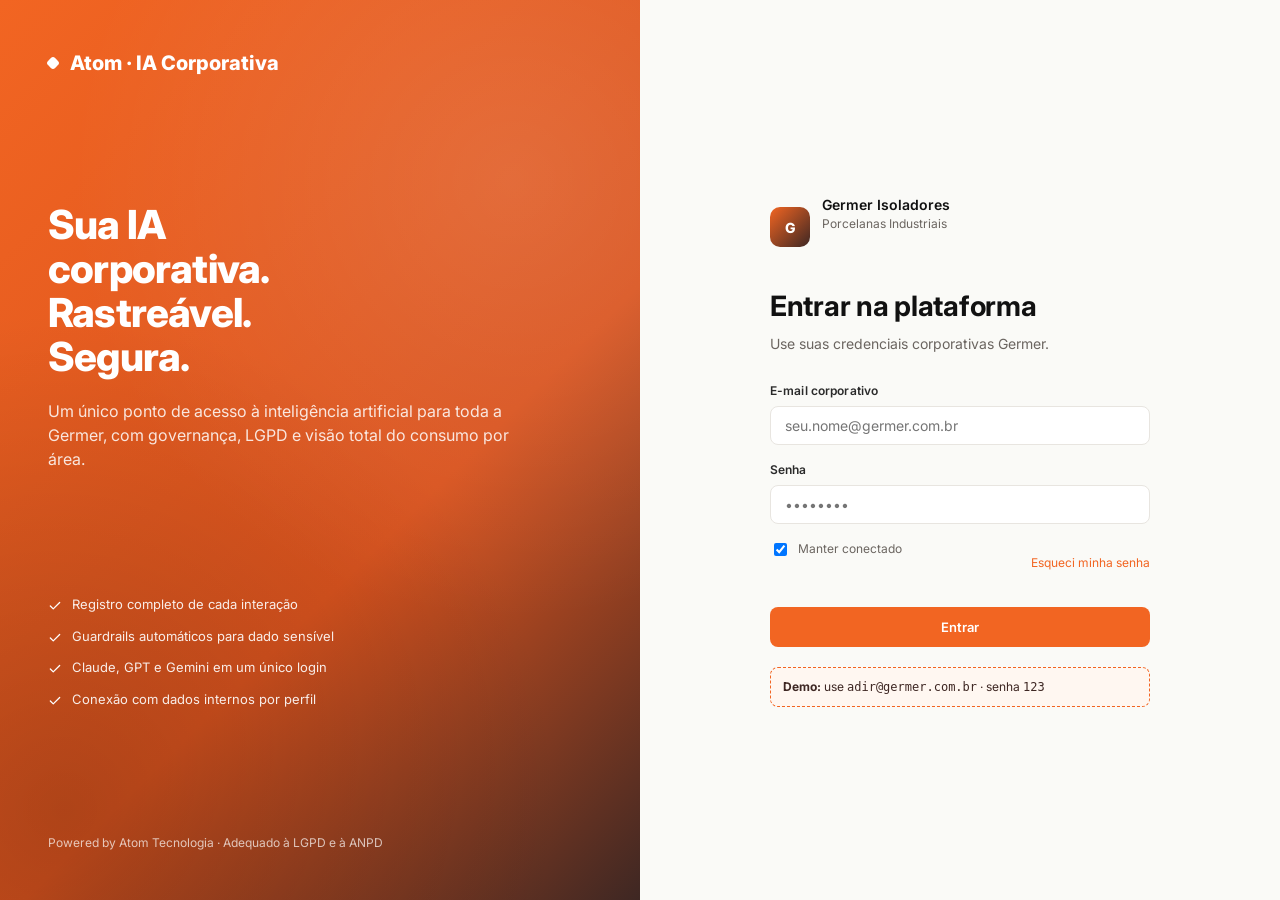
<file: mockups/germer-ia-mockup.html>
<!doctype html>
<html lang="pt-BR">
<head>
<meta charset="utf-8">
<meta name="viewport" content="width=device-width, initial-scale=1">
<title>Atom IA · Germer</title>
<link rel="preconnect" href="https://fonts.googleapis.com">
<link rel="preconnect" href="https://fonts.gstatic.com" crossorigin>
<link href="https://fonts.googleapis.com/css2?family=Inter:wght@400;500;600;700;800&display=swap" rel="stylesheet">
<style>
  *, *::before, *::after { box-sizing: border-box; }
  html, body { margin: 0; padding: 0; height: 100%; }
  body {
    font-family: 'Inter', system-ui, -apple-system, Segoe UI, sans-serif;
    background: var(--bg);
    color: var(--ink);
    font-size: 14px;
    line-height: 1.5;
    -webkit-font-smoothing: antialiased;
  }
  :root {
    --orange: #F26522;
    --orange-dark: #D9531E;
    --orange-soft: #FEF0E7;
    --orange-softer: #FFF7F1;
    --brown: #3E2723;
    --brown-2: #5D4037;
    --ink: #111111;
    --ink-2: #2A2A2A;
    --muted: #6B6560;
    --muted-2: #9A948E;
    --bg: #FAFAF7;
    --card: #FFFFFF;
    --card-2: #FCFAF6;
    --border: #E8E5E0;
    --border-soft: #F1EEE9;
    --green: #16A34A;
    --green-soft: #DCFCE7;
    --yellow: #B45309;
    --yellow-soft: #FEF3C7;
    --red: #DC2626;
    --red-soft: #FEE2E2;
    --blue: #2563EB;
    --blue-soft: #DBEAFE;
    --purple: #7C3AED;
    --purple-soft: #EDE9FE;
    --radius: 10px;
    --radius-sm: 8px;
    --radius-lg: 14px;
    --shadow: 0 1px 3px rgba(15,15,15,0.04), 0 1px 2px rgba(15,15,15,0.03);
    --shadow-md: 0 4px 12px rgba(15,15,15,0.06), 0 2px 4px rgba(15,15,15,0.04);
    --shadow-lg: 0 16px 40px rgba(15,15,15,0.12), 0 4px 12px rgba(15,15,15,0.06);
  }
  h1,h2,h3,h4 { margin: 0; font-weight: 700; letter-spacing: -0.01em; color: var(--ink); }
  h1 { font-size: 24px; }
  h2 { font-size: 18px; }
  h3 { font-size: 15px; }
  h4 { font-size: 13px; text-transform: uppercase; letter-spacing: 0.08em; color: var(--muted); font-weight: 600; }
  p { margin: 0; }
  button { font-family: inherit; cursor: pointer; border: 0; background: none; color: inherit; padding: 0; }
  input, textarea, select { font-family: inherit; font-size: inherit; color: var(--ink); }
  input:focus, textarea:focus, select:focus { outline: none; }
  a { color: var(--orange); text-decoration: none; }

  /* utilities */
  .row { display: flex; align-items: center; }
  .col { display: flex; flex-direction: column; }
  .gap-2 { gap: 8px; } .gap-3 { gap: 12px; } .gap-4 { gap: 16px; } .gap-6 { gap: 24px; }
  .grow { flex: 1; }
  .num { font-variant-numeric: tabular-nums; }
  .muted { color: var(--muted); }
  .small { font-size: 12px; }
  .xs { font-size: 11px; }
  .strong { font-weight: 600; }
  .mono { font-family: ui-monospace, 'SF Mono', Menlo, monospace; }

  /* buttons */
  .btn {
    display: inline-flex; align-items: center; gap: 8px;
    padding: 8px 14px; border-radius: var(--radius-sm);
    font-weight: 600; font-size: 13px;
    transition: all .15s;
    white-space: nowrap;
  }
  .btn-primary { background: var(--orange); color: #fff; }
  .btn-primary:hover { background: var(--orange-dark); }
  .btn-ghost { background: transparent; color: var(--ink); border: 1px solid var(--border); }
  .btn-ghost:hover { background: var(--orange-softer); border-color: var(--orange); color: var(--orange-dark); }
  .btn-dark { background: var(--ink); color: #fff; }
  .btn-dark:hover { background: var(--ink-2); }
  .btn-sm { padding: 6px 10px; font-size: 12px; }
  .btn-icon { padding: 8px; }

  /* icon buttons */
  .icon-btn {
    width: 32px; height: 32px; border-radius: 8px;
    display: inline-flex; align-items: center; justify-content: center;
    color: var(--muted); transition: all .15s;
  }
  .icon-btn:hover { background: var(--border-soft); color: var(--ink); }
  .icon-btn svg { width: 16px; height: 16px; }

  /* badges */
  .badge {
    display: inline-flex; align-items: center; gap: 6px;
    padding: 3px 8px; border-radius: 999px;
    font-size: 11px; font-weight: 600; letter-spacing: 0.02em;
    white-space: nowrap;
  }
  .badge-orange { background: var(--orange-soft); color: var(--orange-dark); }
  .badge-green { background: var(--green-soft); color: #166534; }
  .badge-yellow { background: var(--yellow-soft); color: var(--yellow); }
  .badge-red { background: var(--red-soft); color: var(--red); }
  .badge-blue { background: var(--blue-soft); color: #1E40AF; }
  .badge-purple { background: var(--purple-soft); color: #5B21B6; }
  .badge-gray { background: var(--border-soft); color: var(--muted); }
  .badge-dark { background: var(--ink); color: #fff; }
  .badge-dot { width: 6px; height: 6px; border-radius: 999px; background: currentColor; display: inline-block; }

  /* cards */
  .card {
    background: var(--card);
    border: 1px solid var(--border);
    border-radius: var(--radius);
    box-shadow: var(--shadow);
  }
  .card-body { padding: 20px; }
  .card-header {
    padding: 16px 20px;
    border-bottom: 1px solid var(--border-soft);
    display: flex; align-items: center; justify-content: space-between;
  }

  /* inputs */
  .input {
    padding: 10px 14px;
    border: 1px solid var(--border);
    border-radius: var(--radius-sm);
    background: #fff;
    font-size: 14px;
    transition: border .15s, box-shadow .15s;
    width: 100%;
  }
  .input:focus { border-color: var(--orange); box-shadow: 0 0 0 3px rgba(242,101,34,.12); }
  .label {
    display: block; font-size: 12px; font-weight: 600;
    color: var(--ink-2); margin-bottom: 6px; letter-spacing: 0.01em;
  }
  .select {
    padding: 8px 32px 8px 12px;
    border: 1px solid var(--border);
    border-radius: var(--radius-sm);
    background: #fff url("data:image/svg+xml;utf8,<svg xmlns='http://www.w3.org/2000/svg' width='12' height='12' viewBox='0 0 24 24' fill='none' stroke='%236B6560' stroke-width='2'><polyline points='6 9 12 15 18 9'/></svg>") no-repeat right 10px center;
    appearance: none;
    font-size: 13px;
    cursor: pointer;
  }

  /* avatar */
  .avatar {
    width: 32px; height: 32px; border-radius: 999px;
    display: inline-flex; align-items: center; justify-content: center;
    font-weight: 700; font-size: 12px; color: #fff;
    flex-shrink: 0;
  }
  .avatar-lg { width: 40px; height: 40px; font-size: 14px; }
  .avatar-xl { width: 56px; height: 56px; font-size: 18px; }

  /* ================== LOGIN ================== */
  .login-wrap {
    display: grid; grid-template-columns: 1fr 1fr;
    min-height: 100vh;
  }
  .login-hero {
    background: linear-gradient(135deg, #F26522 0%, #D9531E 60%, #3E2723 100%);
    color: #fff; padding: 48px; position: relative;
    display: flex; flex-direction: column; justify-content: space-between;
    overflow: hidden;
  }
  .login-hero::before {
    content: ''; position: absolute; inset: 0;
    background: radial-gradient(circle at 80% 20%, rgba(255,255,255,.12), transparent 50%),
                radial-gradient(circle at 10% 90%, rgba(0,0,0,.2), transparent 50%);
    pointer-events: none;
  }
  .login-brand { position: relative; z-index: 1; }
  .brand-mark {
    display: flex; align-items: center; gap: 12px;
    font-weight: 800; font-size: 20px;
  }
  .brand-mark .dot { width: 10px; height: 10px; background: #fff; border-radius: 3px; transform: rotate(45deg); }
  .login-tag { position: relative; z-index: 1; }
  .login-tag h2 { color: #fff; font-size: 40px; line-height: 1.1; letter-spacing: -0.02em; font-weight: 800; }
  .login-tag p { color: rgba(255,255,255,.85); margin-top: 20px; font-size: 16px; max-width: 480px; }
  .login-features { position: relative; z-index: 1; display: grid; gap: 12px; }
  .login-feat { display: flex; align-items: center; gap: 10px; color: rgba(255,255,255,.9); font-size: 13px; }
  .login-feat svg { width: 16px; height: 16px; color: #fff; }
  .login-form-wrap {
    display: flex; align-items: center; justify-content: center;
    padding: 48px;
  }
  .login-form { width: 100%; max-width: 380px; }
  .login-form h1 { font-size: 28px; margin-bottom: 6px; }
  .login-form .muted { margin-bottom: 28px; }
  .login-form .field { margin-bottom: 16px; }
  .login-error {
    background: var(--red-soft); color: var(--red);
    padding: 10px 12px; border-radius: var(--radius-sm);
    font-size: 12px; margin-bottom: 16px; display: none;
  }
  .login-error.show { display: block; }
  .login-hint {
    background: var(--orange-softer); border: 1px dashed var(--orange);
    padding: 10px 12px; border-radius: var(--radius-sm);
    font-size: 12px; color: var(--brown); margin-top: 20px;
  }
  .login-footer {
    position: relative; z-index: 1;
    color: rgba(255,255,255,.7); font-size: 12px;
  }

  /* ================== SHELL ================== */
  .shell {
    display: grid;
    grid-template-columns: 240px 1fr;
    height: 100vh; overflow: hidden;
  }
  .sidebar {
    background: #fff; border-right: 1px solid var(--border);
    display: flex; flex-direction: column;
  }
  .sidebar-brand {
    padding: 18px 20px; border-bottom: 1px solid var(--border-soft);
    display: flex; align-items: center; gap: 10px;
  }
  .sidebar-brand .logo-square {
    width: 32px; height: 32px; border-radius: 8px;
    background: linear-gradient(135deg, #F26522, #D9531E);
    display: flex; align-items: center; justify-content: center;
    color: #fff; font-weight: 800; font-size: 14px;
  }
  .sidebar-brand .brand-text { font-weight: 700; font-size: 14px; line-height: 1.2; }
  .sidebar-brand .brand-text small { display: block; font-size: 10px; color: var(--muted); font-weight: 500; text-transform: uppercase; letter-spacing: 0.08em; }
  .nav { padding: 12px 10px; flex: 1; overflow-y: auto; }
  .nav-section { font-size: 10px; color: var(--muted-2); text-transform: uppercase; letter-spacing: 0.1em; padding: 12px 12px 6px; font-weight: 700; }
  .nav-item {
    display: flex; align-items: center; gap: 10px;
    padding: 8px 12px; margin: 1px 0;
    border-radius: 8px;
    color: var(--ink-2); font-weight: 500; font-size: 13px;
    cursor: pointer; transition: all .12s;
    position: relative;
  }
  .nav-item:hover { background: var(--border-soft); }
  .nav-item.active { background: var(--orange-soft); color: var(--orange-dark); font-weight: 600; }
  .nav-item.active::before {
    content: ''; position: absolute; left: -10px; top: 6px; bottom: 6px;
    width: 3px; background: var(--orange); border-radius: 0 3px 3px 0;
  }
  .nav-item svg { width: 16px; height: 16px; color: currentColor; opacity: .85; }
  .nav-item .nav-badge {
    margin-left: auto; background: var(--orange); color: #fff;
    font-size: 10px; padding: 1px 6px; border-radius: 999px; font-weight: 700;
  }
  .sidebar-footer {
    padding: 12px; border-top: 1px solid var(--border-soft);
    display: flex; align-items: center; gap: 10px;
    cursor: pointer; transition: background .12s;
    position: relative;
  }
  .sidebar-footer:hover { background: var(--border-soft); }
  .sidebar-footer .user-name { font-weight: 600; font-size: 13px; line-height: 1.2; }
  .sidebar-footer .user-role { font-size: 11px; color: var(--muted); }
  .user-menu {
    position: absolute; bottom: calc(100% + 4px); left: 12px; right: 12px;
    background: #fff; border: 1px solid var(--border); border-radius: 10px;
    box-shadow: var(--shadow-lg); padding: 6px; display: none; z-index: 10;
  }
  .user-menu.open { display: block; }
  .user-menu button {
    display: flex; align-items: center; gap: 8px; width: 100%;
    padding: 8px 10px; border-radius: 6px; font-size: 13px; color: var(--ink-2);
  }
  .user-menu button:hover { background: var(--border-soft); }
  .user-menu button.danger { color: var(--red); }
  .user-menu button.danger:hover { background: var(--red-soft); }
  .user-menu svg { width: 14px; height: 14px; }

  .main { display: flex; flex-direction: column; overflow: hidden; }
  .topbar {
    height: 60px; padding: 0 24px;
    border-bottom: 1px solid var(--border);
    background: #fff;
    display: flex; align-items: center; gap: 16px;
  }
  .breadcrumb { font-size: 13px; color: var(--muted); }
  .breadcrumb .sep { margin: 0 6px; color: var(--muted-2); }
  .breadcrumb .current { color: var(--ink); font-weight: 600; }
  .search {
    display: flex; align-items: center; gap: 8px;
    padding: 6px 12px; border: 1px solid var(--border); border-radius: 8px;
    background: var(--card-2); width: 320px; color: var(--muted);
  }
  .search input { background: transparent; border: 0; width: 100%; font-size: 13px; padding: 2px 0; }
  .search svg { width: 14px; height: 14px; }
  .search kbd { font-size: 10px; padding: 2px 5px; border: 1px solid var(--border); border-radius: 4px; background: #fff; color: var(--muted); font-family: inherit; }
  .topbar-right { display: flex; align-items: center; gap: 8px; margin-left: auto; }
  .bell-wrap { position: relative; }
  .bell-dot {
    position: absolute; top: 4px; right: 4px;
    width: 8px; height: 8px; background: var(--orange); border-radius: 999px;
    border: 2px solid #fff;
  }

  .content {
    flex: 1; overflow-y: auto; padding: 28px;
  }
  .page-header {
    display: flex; align-items: end; justify-content: space-between; margin-bottom: 24px; gap: 16px;
  }
  .page-header .subtitle { color: var(--muted); margin-top: 4px; font-size: 13px; }

  /* ================== DASHBOARD ================== */
  .kpi-grid {
    display: grid; grid-template-columns: repeat(4, 1fr); gap: 16px; margin-bottom: 20px;
  }
  .kpi {
    padding: 18px;
    background: #fff; border: 1px solid var(--border); border-radius: var(--radius);
    box-shadow: var(--shadow);
    position: relative; overflow: hidden;
  }
  .kpi-label { font-size: 12px; color: var(--muted); font-weight: 600; text-transform: uppercase; letter-spacing: 0.06em; }
  .kpi-value { font-size: 28px; font-weight: 800; margin: 6px 0; letter-spacing: -0.02em; }
  .kpi-value .unit { font-size: 14px; color: var(--muted); font-weight: 500; margin-left: 2px; }
  .kpi-delta {
    display: inline-flex; align-items: center; gap: 4px;
    font-size: 12px; font-weight: 600;
  }
  .kpi-delta.up { color: var(--green); }
  .kpi-delta.down { color: var(--red); }
  .kpi-delta svg { width: 12px; height: 12px; }
  .kpi-icon {
    position: absolute; top: 16px; right: 16px;
    width: 34px; height: 34px; border-radius: 8px;
    display: flex; align-items: center; justify-content: center;
    background: var(--orange-soft); color: var(--orange-dark);
  }
  .kpi-icon svg { width: 16px; height: 16px; }

  .dashboard-grid {
    display: grid; grid-template-columns: 1.7fr 1fr; gap: 16px;
  }
  .chart-card { padding: 20px; }
  .chart-title { display: flex; align-items: center; justify-content: space-between; margin-bottom: 18px; }
  .chart-title h3 { font-size: 15px; }

  .bar-row { display: flex; align-items: center; gap: 12px; padding: 8px 0; }
  .bar-label { width: 100px; font-size: 12px; font-weight: 600; color: var(--ink-2); }
  .bar-track { flex: 1; height: 8px; background: var(--border-soft); border-radius: 999px; overflow: hidden; }
  .bar-fill { height: 100%; background: linear-gradient(90deg, #F26522, #D9531E); border-radius: 999px; }
  .bar-value { width: 62px; text-align: right; font-size: 12px; font-weight: 600; color: var(--muted); font-variant-numeric: tabular-nums; }

  .donut-wrap { display: flex; align-items: center; gap: 20px; }
  .donut-center {
    text-align: center; font-size: 11px; color: var(--muted);
  }
  .donut-legend { flex: 1; }
  .donut-legend .lg-row { display: flex; align-items: center; gap: 10px; padding: 6px 0; font-size: 12px; }
  .donut-legend .lg-dot { width: 10px; height: 10px; border-radius: 3px; }
  .donut-legend .lg-val { margin-left: auto; font-weight: 600; color: var(--muted); font-variant-numeric: tabular-nums; }

  .cases-list { margin-top: -8px; }
  .case-row {
    display: grid; grid-template-columns: 1fr 100px 90px;
    align-items: center; gap: 12px;
    padding: 12px 0; border-top: 1px solid var(--border-soft); font-size: 13px;
  }
  .case-row:first-child { border-top: 0; }
  .case-title { font-weight: 600; }
  .case-area { color: var(--muted); font-size: 12px; }
  .case-hours { text-align: right; font-weight: 700; color: var(--green); font-variant-numeric: tabular-nums; }

  .alert-item {
    display: flex; gap: 12px; padding: 12px; border-radius: 8px;
    border: 1px solid var(--border-soft); margin-bottom: 8px;
  }
  .alert-item .alert-icon {
    width: 32px; height: 32px; border-radius: 8px; flex-shrink: 0;
    display: flex; align-items: center; justify-content: center;
  }
  .alert-item .alert-icon svg { width: 14px; height: 14px; }
  .alert-item.warn .alert-icon { background: var(--yellow-soft); color: var(--yellow); }
  .alert-item.crit .alert-icon { background: var(--red-soft); color: var(--red); }
  .alert-item.info .alert-icon { background: var(--blue-soft); color: var(--blue); }
  .alert-title { font-size: 13px; font-weight: 600; margin-bottom: 2px; }
  .alert-meta { font-size: 11px; color: var(--muted); }

  /* ================== CHAT ================== */
  .chat-shell {
    display: grid; grid-template-columns: 260px 1fr 300px;
    height: 100%; background: #fff;
  }
  .chat-side {
    border-right: 1px solid var(--border); display: flex; flex-direction: column;
    background: var(--card-2);
  }
  .chat-side-head { padding: 16px; border-bottom: 1px solid var(--border-soft); }
  .chat-side-head .btn { width: 100%; justify-content: center; }
  .chat-list { flex: 1; overflow-y: auto; padding: 8px; }
  .chat-list-group { padding: 12px 8px 4px; font-size: 10px; font-weight: 700; text-transform: uppercase; letter-spacing: 0.08em; color: var(--muted-2); }
  .chat-item {
    padding: 10px 12px; border-radius: 8px; cursor: pointer;
    display: flex; flex-direction: column; gap: 2px;
    transition: background .12s;
  }
  .chat-item:hover { background: var(--border-soft); }
  .chat-item.active { background: var(--orange-soft); }
  .chat-item.active .chat-item-title { color: var(--orange-dark); }
  .chat-item-title { font-size: 13px; font-weight: 600; overflow: hidden; text-overflow: ellipsis; white-space: nowrap; }
  .chat-item-meta { font-size: 11px; color: var(--muted); }

  .chat-main { display: flex; flex-direction: column; height: 100%; overflow: hidden; }
  .chat-head {
    padding: 14px 20px; border-bottom: 1px solid var(--border);
    display: flex; align-items: center; gap: 14px;
    background: #fff;
  }
  .chat-title-input {
    font-weight: 600; font-size: 15px; border: 0; background: transparent; padding: 4px 6px;
    border-radius: 6px; flex: 1; max-width: 400px;
  }
  .chat-title-input:hover { background: var(--border-soft); }
  .chat-title-input:focus { background: var(--border-soft); }
  .model-picker {
    position: relative; margin-left: auto;
  }
  .model-btn {
    display: flex; align-items: center; gap: 8px;
    padding: 6px 12px; border: 1px solid var(--border); border-radius: 8px;
    font-size: 12px; font-weight: 600; color: var(--ink-2);
    background: #fff;
  }
  .model-btn:hover { border-color: var(--orange); }
  .model-btn .model-dot { width: 8px; height: 8px; border-radius: 999px; background: var(--orange); }
  .model-btn svg { width: 12px; height: 12px; color: var(--muted); }
  .model-menu {
    position: absolute; top: calc(100% + 4px); right: 0;
    background: #fff; border: 1px solid var(--border); border-radius: 10px;
    box-shadow: var(--shadow-lg); padding: 6px; min-width: 260px; display: none; z-index: 20;
  }
  .model-menu.open { display: block; }
  .model-opt {
    padding: 10px 12px; border-radius: 8px; cursor: pointer;
    display: flex; flex-direction: column; gap: 2px;
  }
  .model-opt:hover { background: var(--border-soft); }
  .model-opt.selected { background: var(--orange-soft); }
  .model-opt .row { display: flex; align-items: center; gap: 8px; }
  .model-opt .name { font-weight: 600; font-size: 13px; }
  .model-opt .desc { font-size: 11px; color: var(--muted); }

  .chat-msgs { flex: 1; overflow-y: auto; padding: 24px 40px; background: var(--card-2); }
  .msg-group { max-width: 820px; margin: 0 auto 24px; }
  .msg {
    display: flex; gap: 12px; padding: 14px 16px;
    border-radius: var(--radius);
  }
  .msg.user { background: transparent; }
  .msg.ai { background: #fff; border: 1px solid var(--border); box-shadow: var(--shadow); }
  .msg .msg-avatar { width: 32px; height: 32px; border-radius: 8px; flex-shrink: 0; display: flex; align-items: center; justify-content: center; font-weight: 700; font-size: 12px; }
  .msg.user .msg-avatar { background: linear-gradient(135deg, #F26522, #D9531E); color: #fff; }
  .msg.ai .msg-avatar { background: var(--ink); color: #fff; }
  .msg-body { flex: 1; }
  .msg-head { display: flex; align-items: center; gap: 8px; margin-bottom: 6px; font-size: 12px; }
  .msg-head .name { font-weight: 700; color: var(--ink); }
  .msg-head .meta { color: var(--muted); }
  .msg-text { font-size: 14px; line-height: 1.65; color: var(--ink-2); white-space: pre-wrap; }
  .msg-text strong { color: var(--ink); font-weight: 700; }
  .msg-text ul { margin: 8px 0; padding-left: 22px; }
  .msg-text li { margin: 3px 0; }
  .msg-actions { margin-top: 12px; display: flex; gap: 4px; flex-wrap: wrap; }
  .msg-actions .icon-btn { width: 28px; height: 28px; }
  .msg-actions .icon-btn.saved { background: var(--orange-soft); color: var(--orange-dark); }
  .typing { display: inline-flex; gap: 3px; align-items: center; padding: 4px 0; }
  .typing span {
    width: 6px; height: 6px; background: var(--muted-2); border-radius: 999px;
    animation: bounce 1.2s infinite;
  }
  .typing span:nth-child(2) { animation-delay: .2s; }
  .typing span:nth-child(3) { animation-delay: .4s; }
  @keyframes bounce { 0%, 60%, 100% { transform: translateY(0); opacity: .5; } 30% { transform: translateY(-4px); opacity: 1; } }

  .chat-composer {
    padding: 16px 40px 24px; background: var(--card-2); border-top: 1px solid var(--border);
  }
  .composer-inner {
    max-width: 820px; margin: 0 auto;
    background: #fff; border: 1px solid var(--border); border-radius: 14px;
    box-shadow: var(--shadow-md);
    padding: 8px 8px 8px 16px;
    display: flex; flex-direction: column; gap: 6px;
    transition: border .15s, box-shadow .15s;
  }
  .composer-inner:focus-within { border-color: var(--orange); box-shadow: 0 0 0 3px rgba(242,101,34,.10); }
  .composer-textarea {
    border: 0; background: transparent; padding: 10px 4px; font-size: 14px; width: 100%;
    resize: none; min-height: 24px; max-height: 200px; line-height: 1.5;
  }
  .composer-row { display: flex; align-items: center; gap: 4px; }
  .composer-row .btn-send {
    background: var(--orange); color: #fff;
    width: 34px; height: 34px; border-radius: 8px;
    display: flex; align-items: center; justify-content: center;
    margin-left: auto;
  }
  .composer-row .btn-send:disabled { background: var(--border); cursor: not-allowed; color: var(--muted-2); }
  .composer-row .btn-send svg { width: 14px; height: 14px; }
  .composer-hint {
    max-width: 820px; margin: 8px auto 0;
    font-size: 11px; color: var(--muted); display: flex; align-items: center; justify-content: space-between;
  }

  .chat-context { border-left: 1px solid var(--border); overflow-y: auto; background: var(--card-2); }
  .ctx-section { padding: 18px 20px; border-bottom: 1px solid var(--border-soft); }
  .ctx-section h4 { margin-bottom: 12px; font-size: 11px; }
  .source-row {
    display: flex; align-items: center; gap: 10px;
    padding: 8px 10px; border-radius: 8px; background: #fff;
    border: 1px solid var(--border-soft); margin-bottom: 6px;
  }
  .source-row .src-icon { width: 28px; height: 28px; border-radius: 6px; background: var(--orange-soft); color: var(--orange-dark); display: flex; align-items: center; justify-content: center; }
  .source-row .src-icon svg { width: 14px; height: 14px; }
  .source-row .src-name { flex: 1; font-size: 12px; font-weight: 600; }
  .source-row .src-desc { font-size: 10px; color: var(--muted); }
  .toggle {
    width: 30px; height: 18px; background: var(--border); border-radius: 999px;
    position: relative; cursor: pointer; transition: background .15s;
  }
  .toggle::after {
    content: ''; position: absolute; top: 2px; left: 2px;
    width: 14px; height: 14px; background: #fff; border-radius: 999px;
    transition: left .15s; box-shadow: 0 1px 2px rgba(0,0,0,.15);
  }
  .toggle.on { background: var(--orange); }
  .toggle.on::after { left: 14px; }

  .guardrail { display: inline-flex; align-items: center; gap: 5px; padding: 4px 8px; margin: 2px 4px 2px 0; background: var(--green-soft); color: #166534; border-radius: 6px; font-size: 11px; font-weight: 600; }
  .guardrail svg { width: 10px; height: 10px; }
  .prompt-suggestion {
    display: block; width: 100%; text-align: left;
    padding: 10px 12px; margin-bottom: 6px;
    background: #fff; border: 1px solid var(--border-soft); border-radius: 8px;
    font-size: 12px; color: var(--ink-2); cursor: pointer; transition: all .12s;
  }
  .prompt-suggestion:hover { border-color: var(--orange); background: var(--orange-softer); }

  /* ================== TABLE ================== */
  .table { width: 100%; border-collapse: collapse; font-size: 13px; }
  .table th {
    text-align: left; font-weight: 600; font-size: 11px;
    color: var(--muted); text-transform: uppercase; letter-spacing: 0.06em;
    padding: 12px 14px; border-bottom: 1px solid var(--border);
    background: var(--card-2);
  }
  .table td {
    padding: 12px 14px; border-bottom: 1px solid var(--border-soft);
    color: var(--ink-2);
  }
  .table tr:hover td { background: var(--card-2); }
  .table tr:last-child td { border-bottom: 0; }
  .table .num-cell { font-variant-numeric: tabular-nums; text-align: right; }

  /* ================== FILTER BAR ================== */
  .filter-bar {
    display: flex; align-items: center; gap: 8px; margin-bottom: 16px; flex-wrap: wrap;
  }
  .filter-bar .search { width: 260px; }

  /* ================== MODAL ================== */
  .modal-backdrop {
    position: fixed; inset: 0; background: rgba(17,17,17,.5);
    display: flex; align-items: center; justify-content: center;
    z-index: 100; padding: 24px;
    animation: fadeIn .15s ease-out;
  }
  @keyframes fadeIn { from { opacity: 0; } to { opacity: 1; } }
  .modal {
    background: #fff; border-radius: 14px; box-shadow: var(--shadow-lg);
    max-width: 600px; width: 100%; max-height: 90vh; overflow: hidden;
    display: flex; flex-direction: column;
    animation: slideUp .2s ease-out;
  }
  @keyframes slideUp { from { transform: translateY(10px); opacity: 0; } to { transform: translateY(0); opacity: 1; } }
  .modal.wide { max-width: 780px; }
  .modal-head {
    padding: 20px 24px; border-bottom: 1px solid var(--border-soft);
    display: flex; align-items: center; justify-content: space-between;
  }
  .modal-head h2 { font-size: 17px; }
  .modal-body { padding: 24px; overflow-y: auto; }
  .modal-foot { padding: 16px 24px; border-top: 1px solid var(--border-soft); display: flex; justify-content: flex-end; gap: 8px; }

  /* ================== HISTORICO ================== */
  .saved-grid {
    display: grid; grid-template-columns: repeat(auto-fill, minmax(320px, 1fr)); gap: 16px;
  }
  .saved-card {
    background: #fff; border: 1px solid var(--border); border-radius: var(--radius);
    padding: 16px; display: flex; flex-direction: column; gap: 10px;
    box-shadow: var(--shadow); transition: border .15s, box-shadow .15s;
  }
  .saved-card:hover { border-color: var(--orange); box-shadow: var(--shadow-md); }
  .saved-q { font-size: 13px; font-weight: 700; color: var(--ink); line-height: 1.4; }
  .saved-a { font-size: 12px; color: var(--muted); line-height: 1.55; display: -webkit-box; -webkit-line-clamp: 3; -webkit-box-orient: vertical; overflow: hidden; }
  .saved-foot { display: flex; align-items: center; gap: 8px; font-size: 11px; color: var(--muted); }

  /* ================== GOVERNANCA ================== */
  .gov-grid { display: grid; grid-template-columns: 1fr 1fr; gap: 16px; }
  .gov-card { padding: 20px; }
  .committee-row {
    display: flex; align-items: center; gap: 12px; padding: 10px 0;
    border-top: 1px solid var(--border-soft);
  }
  .committee-row:first-of-type { border-top: 0; }
  .incident-row {
    display: flex; align-items: start; gap: 12px; padding: 12px 0;
    border-top: 1px solid var(--border-soft);
  }
  .incident-row:first-of-type { border-top: 0; }
  .incident-icon { width: 32px; height: 32px; border-radius: 8px; flex-shrink: 0; display: flex; align-items: center; justify-content: center; }

  /* ================== CONFIG ================== */
  .config-section { padding: 24px; margin-bottom: 16px; }
  .config-section h3 { margin-bottom: 4px; }
  .config-section .desc { color: var(--muted); font-size: 13px; margin-bottom: 20px; }
  .field-row { display: grid; grid-template-columns: 220px 1fr; gap: 24px; padding: 14px 0; border-top: 1px solid var(--border-soft); align-items: center; }
  .field-row:first-of-type { border-top: 0; }
  .field-row .field-label { font-weight: 600; font-size: 13px; }
  .field-row .field-help { color: var(--muted); font-size: 12px; margin-top: 2px; }

  /* misc */
  .empty-state { text-align: center; padding: 60px 20px; color: var(--muted); }
  .divider { height: 1px; background: var(--border-soft); margin: 16px 0; }
  .scrollbar::-webkit-scrollbar { width: 8px; height: 8px; }
  .scrollbar::-webkit-scrollbar-track { background: transparent; }
  .scrollbar::-webkit-scrollbar-thumb { background: var(--border); border-radius: 999px; }
  .scrollbar::-webkit-scrollbar-thumb:hover { background: var(--muted-2); }
</style>
</head>
<body>
<div id="app"></div>

<script>
/* ============================================================
   ATOM IA · GERMER — Mockup funcional
   ============================================================ */

/* ---------- ICONS ---------- */
const ICONS = {
  home: '<svg viewBox="0 0 24 24" fill="none" stroke="currentColor" stroke-width="1.75" stroke-linecap="round" stroke-linejoin="round"><path d="M3 12l9-9 9 9"/><path d="M5 10v10a1 1 0 0 0 1 1h4v-6h4v6h4a1 1 0 0 0 1-1V10"/></svg>',
  chat: '<svg viewBox="0 0 24 24" fill="none" stroke="currentColor" stroke-width="1.75" stroke-linecap="round" stroke-linejoin="round"><path d="M21 12a8 8 0 0 1-11.6 7.15L4 21l1.85-5.4A8 8 0 1 1 21 12z"/></svg>',
  bookmark: '<svg viewBox="0 0 24 24" fill="none" stroke="currentColor" stroke-width="1.75" stroke-linecap="round" stroke-linejoin="round"><path d="M6 4h12v18l-6-4-6 4V4z"/></svg>',
  audit: '<svg viewBox="0 0 24 24" fill="none" stroke="currentColor" stroke-width="1.75" stroke-linecap="round" stroke-linejoin="round"><path d="M12 2l8 4v6c0 5-3.5 9.5-8 10-4.5-.5-8-5-8-10V6l8-4z"/><path d="M9 12l2 2 4-4"/></svg>',
  users: '<svg viewBox="0 0 24 24" fill="none" stroke="currentColor" stroke-width="1.75" stroke-linecap="round" stroke-linejoin="round"><path d="M17 21v-2a4 4 0 0 0-4-4H5a4 4 0 0 0-4 4v2"/><circle cx="9" cy="7" r="4"/><path d="M23 21v-2a4 4 0 0 0-3-3.87"/><path d="M16 3.13a4 4 0 0 1 0 7.75"/></svg>',
  gov: '<svg viewBox="0 0 24 24" fill="none" stroke="currentColor" stroke-width="1.75" stroke-linecap="round" stroke-linejoin="round"><path d="M12 2l9 4v6c0 5-3.5 9-9 10-5.5-1-9-5-9-10V6l9-4z"/></svg>',
  settings: '<svg viewBox="0 0 24 24" fill="none" stroke="currentColor" stroke-width="1.75" stroke-linecap="round" stroke-linejoin="round"><circle cx="12" cy="12" r="3"/><path d="M19.4 15a1.65 1.65 0 0 0 .33 1.82l.06.06a2 2 0 1 1-2.83 2.83l-.06-.06a1.65 1.65 0 0 0-1.82-.33 1.65 1.65 0 0 0-1 1.51V21a2 2 0 1 1-4 0v-.09a1.65 1.65 0 0 0-1-1.51 1.65 1.65 0 0 0-1.82.33l-.06.06a2 2 0 1 1-2.83-2.83l.06-.06a1.65 1.65 0 0 0 .33-1.82 1.65 1.65 0 0 0-1.51-1H3a2 2 0 1 1 0-4h.09a1.65 1.65 0 0 0 1.51-1 1.65 1.65 0 0 0-.33-1.82l-.06-.06a2 2 0 1 1 2.83-2.83l.06.06a1.65 1.65 0 0 0 1.82.33h.01A1.65 1.65 0 0 0 10 4.6V4a2 2 0 1 1 4 0v.09c0 .66.39 1.26 1 1.51.61.25 1.31.11 1.82-.33l.06-.06a2 2 0 1 1 2.83 2.83l-.06.06a1.65 1.65 0 0 0-.33 1.82v.01c.25.61.85 1 1.51 1H21a2 2 0 1 1 0 4h-.09a1.65 1.65 0 0 0-1.51 1z"/></svg>',
  send: '<svg viewBox="0 0 24 24" fill="none" stroke="currentColor" stroke-width="2" stroke-linecap="round" stroke-linejoin="round"><line x1="22" y1="2" x2="11" y2="13"/><polygon points="22 2 15 22 11 13 2 9 22 2"/></svg>',
  paperclip: '<svg viewBox="0 0 24 24" fill="none" stroke="currentColor" stroke-width="1.75" stroke-linecap="round" stroke-linejoin="round"><path d="M21.44 11.05l-9.19 9.19a6 6 0 0 1-8.49-8.49l9.19-9.19a4 4 0 0 1 5.66 5.66l-9.2 9.19a2 2 0 0 1-2.83-2.83l8.49-8.48"/></svg>',
  mic: '<svg viewBox="0 0 24 24" fill="none" stroke="currentColor" stroke-width="1.75" stroke-linecap="round" stroke-linejoin="round"><path d="M12 1a3 3 0 0 0-3 3v8a3 3 0 0 0 6 0V4a3 3 0 0 0-3-3z"/><path d="M19 10v2a7 7 0 0 1-14 0v-2"/><line x1="12" y1="19" x2="12" y2="23"/><line x1="8" y1="23" x2="16" y2="23"/></svg>',
  thumbup: '<svg viewBox="0 0 24 24" fill="none" stroke="currentColor" stroke-width="1.75" stroke-linecap="round" stroke-linejoin="round"><path d="M14 9V5a3 3 0 0 0-3-3l-4 9v11h11.28a2 2 0 0 0 2-1.7l1.38-9A2 2 0 0 0 19.7 9H14z"/><line x1="7" y1="22" x2="7" y2="11"/></svg>',
  thumbdown: '<svg viewBox="0 0 24 24" fill="none" stroke="currentColor" stroke-width="1.75" stroke-linecap="round" stroke-linejoin="round"><path d="M10 15v4a3 3 0 0 0 3 3l4-9V2H5.72a2 2 0 0 0-2 1.7l-1.38 9a2 2 0 0 0 2 2.3H10z"/><line x1="17" y1="2" x2="17" y2="13"/></svg>',
  copy: '<svg viewBox="0 0 24 24" fill="none" stroke="currentColor" stroke-width="1.75" stroke-linecap="round" stroke-linejoin="round"><rect x="9" y="9" width="13" height="13" rx="2"/><path d="M5 15H4a2 2 0 0 1-2-2V4a2 2 0 0 1 2-2h9a2 2 0 0 1 2 2v1"/></svg>',
  refresh: '<svg viewBox="0 0 24 24" fill="none" stroke="currentColor" stroke-width="1.75" stroke-linecap="round" stroke-linejoin="round"><polyline points="23 4 23 10 17 10"/><polyline points="1 20 1 14 7 14"/><path d="M3.51 9a9 9 0 0 1 14.85-3.36L23 10M1 14l4.64 4.36A9 9 0 0 0 20.49 15"/></svg>',
  bell: '<svg viewBox="0 0 24 24" fill="none" stroke="currentColor" stroke-width="1.75" stroke-linecap="round" stroke-linejoin="round"><path d="M18 8A6 6 0 0 0 6 8c0 7-3 9-3 9h18s-3-2-3-9"/><path d="M13.73 21a2 2 0 0 1-3.46 0"/></svg>',
  search: '<svg viewBox="0 0 24 24" fill="none" stroke="currentColor" stroke-width="1.75" stroke-linecap="round" stroke-linejoin="round"><circle cx="11" cy="11" r="8"/><line x1="21" y1="21" x2="16.65" y2="16.65"/></svg>',
  plus: '<svg viewBox="0 0 24 24" fill="none" stroke="currentColor" stroke-width="2" stroke-linecap="round" stroke-linejoin="round"><line x1="12" y1="5" x2="12" y2="19"/><line x1="5" y1="12" x2="19" y2="12"/></svg>',
  close: '<svg viewBox="0 0 24 24" fill="none" stroke="currentColor" stroke-width="2" stroke-linecap="round" stroke-linejoin="round"><line x1="18" y1="6" x2="6" y2="18"/><line x1="6" y1="6" x2="18" y2="18"/></svg>',
  more: '<svg viewBox="0 0 24 24" fill="none" stroke="currentColor" stroke-width="2" stroke-linecap="round" stroke-linejoin="round"><circle cx="12" cy="12" r="1"/><circle cx="19" cy="12" r="1"/><circle cx="5" cy="12" r="1"/></svg>',
  chevronDown: '<svg viewBox="0 0 24 24" fill="none" stroke="currentColor" stroke-width="2" stroke-linecap="round" stroke-linejoin="round"><polyline points="6 9 12 15 18 9"/></svg>',
  alert: '<svg viewBox="0 0 24 24" fill="none" stroke="currentColor" stroke-width="1.75" stroke-linecap="round" stroke-linejoin="round"><path d="M10.29 3.86L1.82 18a2 2 0 0 0 1.71 3h16.94a2 2 0 0 0 1.71-3L13.71 3.86a2 2 0 0 0-3.42 0z"/><line x1="12" y1="9" x2="12" y2="13"/><line x1="12" y1="17" x2="12.01" y2="17"/></svg>',
  check: '<svg viewBox="0 0 24 24" fill="none" stroke="currentColor" stroke-width="2.2" stroke-linecap="round" stroke-linejoin="round"><polyline points="20 6 9 17 4 12"/></svg>',
  lock: '<svg viewBox="0 0 24 24" fill="none" stroke="currentColor" stroke-width="1.75" stroke-linecap="round" stroke-linejoin="round"><rect x="3" y="11" width="18" height="11" rx="2" ry="2"/><path d="M7 11V7a5 5 0 0 1 10 0v4"/></svg>',
  file: '<svg viewBox="0 0 24 24" fill="none" stroke="currentColor" stroke-width="1.75" stroke-linecap="round" stroke-linejoin="round"><path d="M14 2H6a2 2 0 0 0-2 2v16a2 2 0 0 0 2 2h12a2 2 0 0 0 2-2V8z"/><polyline points="14 2 14 8 20 8"/></svg>',
  database: '<svg viewBox="0 0 24 24" fill="none" stroke="currentColor" stroke-width="1.75" stroke-linecap="round" stroke-linejoin="round"><ellipse cx="12" cy="5" rx="9" ry="3"/><path d="M3 5v14c0 1.66 4 3 9 3s9-1.34 9-3V5"/><path d="M3 12c0 1.66 4 3 9 3s9-1.34 9-3"/></svg>',
  trend: '<svg viewBox="0 0 24 24" fill="none" stroke="currentColor" stroke-width="2" stroke-linecap="round" stroke-linejoin="round"><polyline points="23 6 13.5 15.5 8.5 10.5 1 18"/><polyline points="17 6 23 6 23 12"/></svg>',
  trendDown: '<svg viewBox="0 0 24 24" fill="none" stroke="currentColor" stroke-width="2" stroke-linecap="round" stroke-linejoin="round"><polyline points="23 18 13.5 8.5 8.5 13.5 1 6"/><polyline points="17 18 23 18 23 12"/></svg>',
  money: '<svg viewBox="0 0 24 24" fill="none" stroke="currentColor" stroke-width="1.75" stroke-linecap="round" stroke-linejoin="round"><line x1="12" y1="1" x2="12" y2="23"/><path d="M17 5H9.5a3.5 3.5 0 0 0 0 7h5a3.5 3.5 0 0 1 0 7H6"/></svg>',
  spark: '<svg viewBox="0 0 24 24" fill="none" stroke="currentColor" stroke-width="1.75" stroke-linecap="round" stroke-linejoin="round"><path d="M12 2v6M12 16v6M4.93 4.93l4.24 4.24M14.83 14.83l4.24 4.24M2 12h6M16 12h6M4.93 19.07l4.24-4.24M14.83 9.17l4.24-4.24"/></svg>',
  logout: '<svg viewBox="0 0 24 24" fill="none" stroke="currentColor" stroke-width="1.75" stroke-linecap="round" stroke-linejoin="round"><path d="M9 21H5a2 2 0 0 1-2-2V5a2 2 0 0 1 2-2h4"/><polyline points="16 17 21 12 16 7"/><line x1="21" y1="12" x2="9" y2="12"/></svg>',
  user: '<svg viewBox="0 0 24 24" fill="none" stroke="currentColor" stroke-width="1.75" stroke-linecap="round" stroke-linejoin="round"><path d="M20 21v-2a4 4 0 0 0-4-4H8a4 4 0 0 0-4 4v2"/><circle cx="12" cy="7" r="4"/></svg>',
  eye: '<svg viewBox="0 0 24 24" fill="none" stroke="currentColor" stroke-width="1.75" stroke-linecap="round" stroke-linejoin="round"><path d="M1 12s4-8 11-8 11 8 11 8-4 8-11 8-11-8-11-8z"/><circle cx="12" cy="12" r="3"/></svg>',
  download: '<svg viewBox="0 0 24 24" fill="none" stroke="currentColor" stroke-width="1.75" stroke-linecap="round" stroke-linejoin="round"><path d="M21 15v4a2 2 0 0 1-2 2H5a2 2 0 0 1-2-2v-4"/><polyline points="7 10 12 15 17 10"/><line x1="12" y1="15" x2="12" y2="3"/></svg>',
  shield: '<svg viewBox="0 0 24 24" fill="none" stroke="currentColor" stroke-width="1.75" stroke-linecap="round" stroke-linejoin="round"><path d="M12 22s8-4 8-10V5l-8-3-8 3v7c0 6 8 10 8 10z"/></svg>',
  briefcase: '<svg viewBox="0 0 24 24" fill="none" stroke="currentColor" stroke-width="1.75" stroke-linecap="round" stroke-linejoin="round"><rect x="2" y="7" width="20" height="14" rx="2"/><path d="M16 21V5a2 2 0 0 0-2-2h-4a2 2 0 0 0-2 2v16"/></svg>',
};
const svg = (name, size=16) => `<span class="i" style="display:inline-flex;width:${size}px;height:${size}px">${ICONS[name] || ''}</span>`;

/* ---------- DATA ---------- */
const AREAS = ['Comercial','PCP','Qualidade','Engenharia','Compras','RH','Financeiro','Diretoria'];

const USER_COLORS = ['#F26522','#3E2723','#7C3AED','#2563EB','#16A34A','#DB2777','#0891B2','#B45309'];
const initials = (name) => name.split(' ').filter(Boolean).slice(0,2).map(x=>x[0]).join('').toUpperCase();
const colorFor = (name) => USER_COLORS[name.charCodeAt(0) % USER_COLORS.length];

const state = {
  route: '',
  user: null,
  users: [
    { id:1, name:'Adir Germer', email:'adir@germer.com.br', area:'Diretoria', role:'Diretor', profile:'Admin', status:'ativo', last:'agora', sources:['ERP','SharePoint','Contratos','ISO','Financeiro'] },
    { id:2, name:'Maria Zimmermann', email:'maria.zimmermann@germer.com.br', area:'Comercial', role:'Gerente Comercial', profile:'Gestor', status:'ativo', last:'há 4 min', sources:['ERP','SharePoint','Contratos'] },
    { id:3, name:'João Cardoso', email:'joao.cardoso@germer.com.br', area:'PCP', role:'Coord. de Planejamento', profile:'Gestor', status:'ativo', last:'há 22 min', sources:['ERP','SharePoint'] },
    { id:4, name:'Patrícia Ramos', email:'patricia.ramos@germer.com.br', area:'Qualidade', role:'Eng. da Qualidade', profile:'Analista', status:'ativo', last:'há 1 h', sources:['ISO','SharePoint'] },
    { id:5, name:'Rafael Steinbach', email:'rafael.steinbach@germer.com.br', area:'Engenharia', role:'Eng. de Produto', profile:'Analista', status:'ativo', last:'há 2 h', sources:['ISO','ERP'] },
    { id:6, name:'Carla Bittencourt', email:'carla.bittencourt@germer.com.br', area:'Compras', role:'Compradora Sênior', profile:'Analista', status:'ativo', last:'há 3 h', sources:['ERP','Contratos'] },
    { id:7, name:'Luciano Reis', email:'luciano.reis@germer.com.br', area:'Financeiro', role:'Controller', profile:'Gestor', status:'ativo', last:'ontem', sources:['ERP','Financeiro'] },
    { id:8, name:'Beatriz Souza', email:'beatriz.souza@germer.com.br', area:'RH', role:'Analista de RH', profile:'Básico', status:'ativo', last:'ontem', sources:['SharePoint'] },
    { id:9, name:'Marcos Vieira', email:'marcos.vieira@germer.com.br', area:'Comercial', role:'Executivo de Contas', profile:'Analista', status:'pendente', last:'—', sources:['ERP'] },
    { id:10, name:'Ana Prates', email:'ana.prates@germer.com.br', area:'Qualidade', role:'Técnica de Laboratório', profile:'Básico', status:'ativo', last:'há 45 min', sources:['ISO'] },
    { id:11, name:'Tiago Lima', email:'tiago.lima@germer.com.br', area:'PCP', role:'Analista PCP', profile:'Básico', status:'suspenso', last:'há 12 dias', sources:[] },
    { id:12, name:'Sofia Menezes', email:'sofia.menezes@germer.com.br', area:'Engenharia', role:'Estagiária', profile:'Básico', status:'ativo', last:'há 30 min', sources:['ISO'] },
  ],
  conversations: [
    {
      id:'c1', title:'Resumo contrato de fornecimento — Copel',
      group:'Hoje', model:'claude',
      msgs: [
        { role:'user', text:'Preciso resumir os pontos críticos do contrato de fornecimento anual com a Copel (arquivo em anexo). Foca em: prazos, penalidades por atraso, cláusulas de reajuste e obrigações técnicas.', time:'14:12', attach:'contrato_copel_2026.pdf' },
        { role:'ai', model:'claude', text:'**Resumo executivo — Contrato Copel · vigência 01/03/2026 a 28/02/2027**\n\n**Prazos e volumes:**\n- Volume anual firme: 42.000 isoladores tipo pino porcelana 15 kV\n- Cronograma trimestral com janela de +/- 5% sobre o previsto\n- Prazo de entrega por lote: 45 dias corridos após ordem de compra\n\n**Penalidades por atraso:**\n- Multa de 0,3% sobre o valor do lote atrasado por dia útil, limitada a 10%\n- Atraso superior a 20 dias úteis dá à Copel o direito de rescisão sem ônus\n- Isolador reprovado no ensaio de recebimento conta como não entregue\n\n**Reajuste:**\n- Trimestral pelo IPCA acumulado dos 3 meses anteriores\n- Gatilho de renegociação se argila subir mais de 15% em 90 dias\n\n**Obrigações técnicas:**\n- Certificação NBR 5032 obrigatória em 100% dos lotes\n- Ensaios de rotina (tensão suportável, choque térmico) em amostragem 5%\n- Rastreabilidade por lote com laudo do laboratório interno\n\n**Pontos que recomendo revisar com o jurídico:**\n1. Cláusula 12.4 (força maior) — a redação atual não menciona interrupção de fornecimento de argila caulinítica\n2. Cláusula 18 (foro) — está em Curitiba, avaliar se compensa negociar Itajaí\n\nQuer que eu prepare um comparativo com o contrato do ano passado?', time:'14:12', cost:0.14, saved:true, rating:'up' },
        { role:'user', text:'Sim, faz o comparativo, principalmente em preço unitário e volume.', time:'14:15' },
        { role:'ai', model:'claude', text:'**Comparativo Copel · 2025 → 2026**\n\n| Item | 2025 | 2026 | Variação |\n|---|---|---|---|\n| Volume anual firme | 38.000 un | 42.000 un | +10,5% |\n| Preço unitário base | R$ 148,20 | R$ 162,90 | +9,9% |\n| Prazo de entrega | 60 dias | 45 dias | −25% |\n| Multa diária | 0,25% | 0,30% | +0,05 p.p. |\n| Reajuste | Semestral (IGP-M) | Trimestral (IPCA) | mudou índice |\n\n**Observações:**\n- Preço subiu abaixo da inflação acumulada (IPCA 12m ≈ 11,2%), então em termos reais houve leve queda\n- Prazo de entrega mais curto exige revisão do plano de PCP — considerar impacto no estoque de segurança\n- Mudança de IGP-M para IPCA é neutra em cenários estáveis, mas menos favorável em choque cambial\n\nQuer que eu abra um card no comitê de contratos para essa revisão?', time:'14:16', cost:0.11, rating:null },
      ]
    },
    { id:'c2', title:'Sugestão de melhoria no processo de queima', group:'Hoje', model:'gpt', msgs:[] },
    { id:'c3', title:'Comparativo fornecedores de argila caulinítica', group:'Ontem', model:'claude', msgs:[] },
    { id:'c4', title:'Resposta ao cliente CEMIG sobre não conformidade', group:'Ontem', model:'claude', msgs:[] },
    { id:'c5', title:'Análise de tendência de rejeitos — julho', group:'Esta semana', model:'gemini', msgs:[] },
    { id:'c6', title:'Rascunho de política de EPI atualizada', group:'Esta semana', model:'gpt', msgs:[] },
  ],
  currentChatId: 'c1',
  currentModel: 'claude',
  saved: [
    { id:'s1', q:'Resumo contrato de fornecimento — Copel', a:'Volume anual firme de 42.000 isoladores tipo pino porcelana 15 kV, cronograma trimestral com janela de +/- 5%, multa de 0,3% por dia útil de atraso limitada a 10%...', area:'Comercial', user:'Adir Germer', rating:'up', date:'21/08 · 14:12' },
    { id:'s2', q:'Como responder à não conformidade da CEMIG sobre lote 24/832?', a:'Sugiro estrutura em 3 blocos: (1) reconhecimento formal da NC com prazo de resposta; (2) análise de causa raiz preliminar apontando desvio no ciclo de queima; (3) plano de ação com 3 medidas corretivas e prazos...', area:'Qualidade', user:'Patrícia Ramos', rating:'up', date:'21/08 · 11:40' },
    { id:'s3', q:'Sugestão de melhoria no setup do forno túnel', a:'Três frentes com maior potencial: (1) pré-secagem intermediária para reduzir choque térmico e queda de queima; (2) instrumentação de zona 4 com termopar redundante; (3) revisão da curva de temperatura entre 900-1100 °C...', area:'Engenharia', user:'Rafael Steinbach', rating:'up', date:'20/08 · 16:22' },
    { id:'s4', q:'Comparativo de 3 fornecedores de argila caulinítica', a:'Cerâmica Portobelo lidera em consistência de teor de Al₂O₃ (média 32,4% ± 0,8), mas com preço 8% acima da média. Cerâmica União tem melhor logística (lead time 12 dias vs 21 dias)...', area:'Compras', user:'Carla Bittencourt', rating:'up', date:'20/08 · 09:15' },
    { id:'s5', q:'Redigir e-mail para novo cliente — apresentação institucional', a:'Prezado(a) [Nome], é com satisfação que a Germer Isoladores se apresenta como potencial parceira para o fornecimento de isoladores de porcelana. Somos referência nacional há mais de 50 anos em soluções para o setor elétrico...', area:'Comercial', user:'Maria Zimmermann', rating:'up', date:'19/08 · 15:48' },
    { id:'s6', q:'Análise de tendência de rejeitos por defeito — julho', a:'Rejeitos por trincas concentraram 42% do total do mês (167 peças), com pico entre 12 e 18 de julho coincidindo com troca de lote de argila. Recomendo cruzar com relatório de umidade do lote 07/188...', area:'Qualidade', user:'Ana Prates', rating:'up', date:'19/08 · 10:03' },
    { id:'s7', q:'Rascunho de comunicado interno sobre parada programada', a:'Comunicado nº 42/2026 · Parada programada de manutenção. Prezada equipe, informamos que entre 08 e 10 de setembro será realizada a parada anual de manutenção do forno túnel principal...', area:'PCP', user:'João Cardoso', rating:'up', date:'18/08 · 17:20' },
    { id:'s8', q:'Checklist de auditoria interna ISO 9001 para o setor de expedição', a:'Bloco 1 — Documentação: verificar controle de emissão de notas fiscais, procedimento POP-EXP-003 atualizado, registro de conferência de carga assinado. Bloco 2 — Processo...', area:'Qualidade', user:'Patrícia Ramos', rating:'up', date:'18/08 · 14:00' },
  ],
  auditLog: [
    { time:'21/08 · 14:16', user:'Adir Germer', area:'Diretoria', model:'claude', tokens:1240, cost:0.11, alert:'none' },
    { time:'21/08 · 14:12', user:'Adir Germer', area:'Diretoria', model:'claude', tokens:1580, cost:0.14, alert:'none' },
    { time:'21/08 · 14:05', user:'Maria Zimmermann', area:'Comercial', model:'gpt', tokens:920, cost:0.09, alert:'warn', reason:'Dado pessoal detectado (CPF em prompt) · mascarado automaticamente' },
    { time:'21/08 · 13:48', user:'Carla Bittencourt', area:'Compras', model:'claude', tokens:2100, cost:0.19, alert:'none' },
    { time:'21/08 · 13:30', user:'Rafael Steinbach', area:'Engenharia', model:'claude', tokens:1750, cost:0.16, alert:'none' },
    { time:'21/08 · 12:55', user:'Patrícia Ramos', area:'Qualidade', model:'gpt', tokens:840, cost:0.08, alert:'none' },
    { time:'21/08 · 12:20', user:'João Cardoso', area:'PCP', model:'gemini', tokens:640, cost:0.05, alert:'none' },
    { time:'21/08 · 11:40', user:'Patrícia Ramos', area:'Qualidade', model:'claude', tokens:1980, cost:0.18, alert:'none' },
    { time:'21/08 · 11:12', user:'Marcos Vieira', area:'Comercial', model:'gpt', tokens:410, cost:0.04, alert:'crit', reason:'Tentativa de envio de tabela de custos internos (dado classificado) · BLOQUEADO' },
    { time:'21/08 · 10:48', user:'Luciano Reis', area:'Financeiro', model:'claude', tokens:1660, cost:0.15, alert:'none' },
    { time:'21/08 · 10:22', user:'Ana Prates', area:'Qualidade', model:'gpt', tokens:520, cost:0.05, alert:'none' },
    { time:'21/08 · 09:56', user:'Maria Zimmermann', area:'Comercial', model:'claude', tokens:1240, cost:0.11, alert:'none' },
    { time:'21/08 · 09:30', user:'Sofia Menezes', area:'Engenharia', model:'gemini', tokens:380, cost:0.03, alert:'none' },
    { time:'21/08 · 09:12', user:'Beatriz Souza', area:'RH', model:'claude', tokens:720, cost:0.06, alert:'warn', reason:'Dado pessoal detectado (nome + salário) · revisão sugerida' },
    { time:'21/08 · 08:45', user:'Adir Germer', area:'Diretoria', model:'claude', tokens:2340, cost:0.21, alert:'none' },
    { time:'20/08 · 17:22', user:'Rafael Steinbach', area:'Engenharia', model:'claude', tokens:1890, cost:0.17, alert:'none' },
    { time:'20/08 · 16:48', user:'Carla Bittencourt', area:'Compras', model:'gpt', tokens:1120, cost:0.10, alert:'none' },
    { time:'20/08 · 15:15', user:'Maria Zimmermann', area:'Comercial', model:'claude', tokens:1450, cost:0.13, alert:'none' },
  ],
  alerts: [
    { severity:'crit', title:'Envio de tabela de custos bloqueado', meta:'Marcos Vieira · Comercial · hoje 11:12' },
    { severity:'warn', title:'Dado pessoal detectado em prompt', meta:'Maria Zimmermann · Comercial · hoje 14:05' },
    { severity:'warn', title:'Nome + salário mencionados em conversa', meta:'Beatriz Souza · RH · hoje 09:12' },
    { severity:'info', title:'Nova política de dados sensíveis publicada', meta:'Comitê de IA · hoje 08:30' },
  ],
  incidents: [
    { severity:'crit', title:'Vazamento tentado de tabela de preços', desc:'Colaborador tentou enviar planilha de custos internos ao ChatGPT via plataforma. Bloqueado pelos guardrails. Registrado e comunicado ao gestor.', date:'21/08/2026', status:'resolvido' },
    { severity:'warn', title:'CPF em prompt de resposta ao cliente', desc:'CPF de cliente colado no chat foi mascarado automaticamente. Colaboradora orientada.', date:'19/08/2026', status:'resolvido' },
    { severity:'warn', title:'Uso de ferramenta não autorizada', desc:'Detectado acesso ao DeepSeek fora da plataforma corporativa via monitoramento de rede. Em análise pelo comitê.', date:'15/08/2026', status:'em análise' },
  ],
  committee: [
    { name:'Adir Germer', area:'Diretoria', role:'Sponsor executivo' },
    { name:'Luciano Reis', area:'Financeiro', role:'Presidente do comitê' },
    { name:'Rafael Steinbach', area:'Engenharia', role:'Membro técnico' },
    { name:'Patrícia Ramos', area:'Qualidade', role:'Membro · segurança da informação' },
    { name:'Maria Zimmermann', area:'Comercial', role:'Representante das áreas usuárias' },
  ],
  dataMatrix: [
    { type:'Dados públicos institucionais', rule:'permitido', desc:'Site, catálogo, releases' },
    { type:'Documentos técnicos internos', rule:'permitido', desc:'POPs, fichas técnicas, manuais ISO' },
    { type:'Contratos com clientes/fornecedores', rule:'aprov', desc:'Requer aprovação do gestor da área' },
    { type:'Dados de pedido e faturamento', rule:'permitido', desc:'Com mascaramento automático de PII' },
    { type:'Tabelas de custo e margem', rule:'proibido', desc:'Nunca sai da empresa via IA' },
    { type:'Dados de RH (folha, salário, avaliação)', rule:'proibido', desc:'Uso restrito a plataforma dedicada' },
    { type:'Dados pessoais de clientes (CPF, RG)', rule:'aprov', desc:'Mascaramento obrigatório · LGPD' },
    { type:'Segredos industriais (formulações)', rule:'proibido', desc:'Uso exclusivo em ambiente isolado' },
  ],
};

/* seed a saved flag on the c1 conversation msg */
state.conversations[0].msgs[1].saved = true;

/* ---------- MOCK AI RESPONSES ---------- */
const AI_REPLIES = [
  'Certo. Considerando o contexto da Germer, sugiro três frentes:\n\n1. **Ganho rápido:** revisão do procedimento em vigor com foco nos 2 pontos mais críticos apontados no último audit\n2. **Médio prazo:** treinamento das lideranças de célula, com material desta plataforma\n3. **Estrutural:** revisão do KPI atual para incluir uma métrica de segunda ordem\n\nQuer que eu detalhe qualquer uma delas?',
  'Analisando o padrão dos últimos 90 dias, observo:\n\n- Volume estável em torno da média histórica\n- Dois picos coincidem com trocas de fornecedor de argila\n- Correlação forte com umidade do lote de matéria-prima\n\nRecomendo cruzar essa análise com o relatório de qualidade do laboratório interno. Posso preparar o esboço da análise se quiser.',
  'Redigindo um rascunho profissional, mantendo o tom institucional da Germer:\n\n> "Prezado(a) [Nome], em resposta à sua solicitação sobre [assunto], informamos que..."\n\nQuer que eu ajuste o tom para mais formal, mais próximo, ou mantenho assim? Se preferir, ajusto também o comprimento.',
  'Boa questão. Do ponto de vista técnico e considerando as normas ABNT NBR aplicáveis a isoladores de porcelana, os pontos de atenção são:\n\n- Ensaio de tensão suportável a seco e sob chuva\n- Ensaio de choque térmico\n- Rastreabilidade por lote com laudo emitido pelo laboratório interno\n\nQuer o detalhamento completo por norma?',
];

/* ---------- ROUTER ---------- */
function goto(hash) {
  if (location.hash !== hash) location.hash = hash;
  else render();
}
function currentRoute() {
  const h = location.hash || '#/login';
  return h.replace('#/', '');
}
window.addEventListener('hashchange', render);
window.addEventListener('load', () => {
  const stored = localStorage.getItem('atom-germer-user');
  if (stored) { try { state.user = JSON.parse(stored); } catch(e){} }
  if (!location.hash) location.hash = state.user ? '#/dashboard' : '#/login';
  render();
});

/* ---------- MAIN RENDER ---------- */
function render() {
  const app = document.getElementById('app');
  const route = currentRoute();
  if (route === 'login' || !state.user) {
    app.innerHTML = renderLogin();
    bindLogin();
    return;
  }
  const map = {
    dashboard: [renderDashboard, 'dashboard'],
    chat: [renderChat, 'chat'],
    historico: [renderHistorico, 'historico'],
    rastreabilidade: [renderRastreabilidade, 'rastreabilidade'],
    usuarios: [renderUsuarios, 'usuarios'],
    governanca: [renderGovernanca, 'governanca'],
    config: [renderConfig, 'config'],
  };
  const entry = map[route] || map.dashboard;
  app.innerHTML = renderShell(entry[0](), entry[1]);
  bindShell();
  const binder = { chat: bindChat, usuarios: bindUsuarios, rastreabilidade: bindRastreabilidade, governanca: bindGovernanca, historico: bindHistorico, config: bindConfig }[route];
  if (binder) binder();
}

/* ============================================================
   LOGIN
   ============================================================ */
function renderLogin() {
  return `
  <div class="login-wrap">
    <div class="login-hero">
      <div class="login-brand">
        <div class="brand-mark"><span class="dot"></span> Atom · IA Corporativa</div>
      </div>
      <div class="login-tag">
        <h2>Sua IA<br>corporativa.<br>Rastreável.<br>Segura.</h2>
        <p>Um único ponto de acesso à inteligência artificial para toda a Germer, com governança, LGPD e visão total do consumo por área.</p>
      </div>
      <div class="login-features">
        <div class="login-feat">${svg('check',14)} Registro completo de cada interação</div>
        <div class="login-feat">${svg('check',14)} Guardrails automáticos para dado sensível</div>
        <div class="login-feat">${svg('check',14)} Claude, GPT e Gemini em um único login</div>
        <div class="login-feat">${svg('check',14)} Conexão com dados internos por perfil</div>
      </div>
      <div class="login-footer">Powered by Atom Tecnologia · Adequado à LGPD e à ANPD</div>
    </div>
    <div class="login-form-wrap">
      <form class="login-form" id="loginForm">
        <div class="row gap-3" style="margin-bottom: 24px;">
          <div style="width:40px;height:40px;border-radius:10px;background:linear-gradient(135deg,#F26522,#3E2723);display:flex;align-items:center;justify-content:center;color:#fff;font-weight:800;">G</div>
          <div>
            <div class="strong">Germer Isoladores</div>
            <div class="small muted">Porcelanas Industriais</div>
          </div>
        </div>
        <h1>Entrar na plataforma</h1>
        <p class="muted">Use suas credenciais corporativas Germer.</p>
        <div class="login-error" id="loginError">E-mail ou senha inválidos.</div>
        <div class="field">
          <label class="label">E-mail corporativo</label>
          <input class="input" type="email" id="email" placeholder="seu.nome@germer.com.br" autocomplete="username">
        </div>
        <div class="field">
          <label class="label">Senha</label>
          <input class="input" type="password" id="pass" placeholder="••••••••" autocomplete="current-password">
        </div>
        <div class="row" style="justify-content:space-between;margin-bottom:20px;">
          <label class="row gap-2 small muted" style="cursor:pointer;">
            <input type="checkbox" checked> Manter conectado
          </label>
          <a href="#" class="small">Esqueci minha senha</a>
        </div>
        <button type="submit" class="btn btn-primary" style="width:100%;justify-content:center;padding:12px;">Entrar</button>
        <div class="login-hint">
          <strong>Demo:</strong> use <span class="mono">adir@germer.com.br</span> · senha <span class="mono">123</span>
        </div>
      </form>
    </div>
  </div>`;
}
function bindLogin() {
  const form = document.getElementById('loginForm');
  if (!form) return;
  form.addEventListener('submit', (e) => {
    e.preventDefault();
    const em = document.getElementById('email').value.trim().toLowerCase();
    const pw = document.getElementById('pass').value;
    if (em === 'adir@germer.com.br' && pw === '123') {
      state.user = state.users[0];
      localStorage.setItem('atom-germer-user', JSON.stringify(state.user));
      goto('#/dashboard');
    } else {
      document.getElementById('loginError').classList.add('show');
    }
  });
}

/* ============================================================
   SHELL (sidebar + topbar)
   ============================================================ */
function renderShell(inner, active) {
  const items = [
    { key:'dashboard', label:'Dashboard', icon:'home' },
    { key:'chat', label:'Chat IA', icon:'chat', badge:'2' },
    { key:'historico', label:'Respostas destacadas', icon:'bookmark' },
    { key:'rastreabilidade', label:'Rastreabilidade', icon:'audit' },
    { key:'usuarios', label:'Usuários', icon:'users' },
    { key:'governanca', label:'Governança', icon:'gov' },
    { key:'config', label:'Configurações', icon:'settings' },
  ];
  const breadcrumbMap = {
    dashboard:'Dashboard', chat:'Chat IA', historico:'Respostas destacadas',
    rastreabilidade:'Rastreabilidade', usuarios:'Usuários',
    governanca:'Governança', config:'Configurações'
  };
  return `
  <div class="shell">
    <aside class="sidebar">
      <div class="sidebar-brand">
        <div class="logo-square">A</div>
        <div class="brand-text">Atom IA<small>Germer</small></div>
      </div>
      <nav class="nav scrollbar">
        <div class="nav-section">Uso diário</div>
        ${items.slice(0,3).map(i=>navItem(i, active)).join('')}
        <div class="nav-section">Controle</div>
        ${items.slice(3,6).map(i=>navItem(i, active)).join('')}
        <div class="nav-section">Sistema</div>
        ${items.slice(6).map(i=>navItem(i, active)).join('')}
      </nav>
      <div class="sidebar-footer" id="userToggle">
        <div class="avatar" style="background:${colorFor(state.user.name)}">${initials(state.user.name)}</div>
        <div class="grow">
          <div class="user-name">${state.user.name}</div>
          <div class="user-role">${state.user.role}</div>
        </div>
        ${svg('chevronDown',14)}
        <div class="user-menu" id="userMenu">
          <button data-action="config">${svg('user',14)} Meu perfil</button>
          <button data-action="settings">${svg('settings',14)} Configurações</button>
          <div class="divider" style="margin:6px 0"></div>
          <button class="danger" data-action="logout">${svg('logout',14)} Sair</button>
        </div>
      </div>
    </aside>
    <main class="main">
      <div class="topbar">
        <div class="breadcrumb"><span>Atom IA</span><span class="sep">/</span><span class="current">${breadcrumbMap[active]||''}</span></div>
        <div class="search">${svg('search',14)}<input placeholder="Buscar em conversas, usuários, logs..." /><kbd>⌘K</kbd></div>
        <div class="topbar-right">
          <div class="bell-wrap">
            <button class="icon-btn">${svg('bell',16)}</button>
            <div class="bell-dot"></div>
          </div>
          <button class="btn btn-primary btn-sm" onclick="goto('#/chat')">${svg('plus',12)} Novo chat</button>
        </div>
      </div>
      <div class="content scrollbar">
        ${inner}
      </div>
    </main>
  </div>`;
}
function navItem(i, active) {
  return `<div class="nav-item ${active===i.key?'active':''}" onclick="goto('#/${i.key}')">
    ${svg(i.icon,16)} <span>${i.label}</span>${i.badge?`<span class="nav-badge">${i.badge}</span>`:''}
  </div>`;
}
function bindShell() {
  const tog = document.getElementById('userToggle');
  const menu = document.getElementById('userMenu');
  if (tog) {
    tog.addEventListener('click', (e) => {
      e.stopPropagation();
      menu.classList.toggle('open');
    });
    document.addEventListener('click', () => menu.classList.remove('open'), { once: true });
    menu.querySelectorAll('button').forEach(b => b.addEventListener('click', (e) => {
      e.stopPropagation();
      const a = b.dataset.action;
      if (a === 'logout') { localStorage.removeItem('atom-germer-user'); state.user = null; goto('#/login'); }
      if (a === 'config' || a === 'settings') goto('#/config');
    }));
  }
}

/* ============================================================
   DASHBOARD
   ============================================================ */
function renderDashboard() {
  return `
  <div class="page-header">
    <div>
      <h1>Dashboard</h1>
      <div class="subtitle">Visão executiva do uso corporativo de IA · agosto de 2026</div>
    </div>
    <div class="row gap-2">
      <button class="btn btn-ghost btn-sm">${svg('download',12)} Exportar</button>
      <select class="select"><option>Este mês</option><option>Últimos 30 dias</option><option>Este trimestre</option></select>
    </div>
  </div>

  <div class="kpi-grid">
    ${kpi('Interações no mês', '2.847', '+18,2% vs mês anterior', 'up', 'chat')}
    ${kpi('Usuários ativos', '74', 'de 80 licenças', 'up', 'users')}
    ${kpi('Custo total', 'R$ 1.240', '−4,1% vs mês anterior', 'down-good', 'money')}
    ${kpi('Alertas de segurança', '3', '1 crítico · 2 avisos', 'flat', 'shield')}
  </div>

  <div class="dashboard-grid">
    <div class="card chart-card">
      <div class="chart-title">
        <div>
          <h3>Uso diário</h3>
          <div class="small muted">Interações por dia · últimos 30 dias</div>
        </div>
        <div class="row gap-2">
          <button class="badge badge-orange">Interações</button>
          <button class="badge badge-gray">Custo</button>
        </div>
      </div>
      ${lineChart()}
    </div>

    <div class="card chart-card">
      <div class="chart-title"><h3>Modelo utilizado</h3></div>
      <div class="donut-wrap">
        ${donutChart()}
        <div class="donut-legend">
          ${donutLegend('Claude Opus','#F26522','52%')}
          ${donutLegend('GPT-4o','#3E2723','33%')}
          ${donutLegend('Gemini 1.5 Pro','#B45309','15%')}
        </div>
      </div>
      <div class="divider"></div>
      <div class="small muted">Distribuição por modelo escolhido pelo usuário nas conversas do período.</div>
    </div>

    <div class="card chart-card">
      <div class="chart-title"><h3>Consumo por área</h3><div class="small muted">interações · mês</div></div>
      ${bars([
        ['Comercial', 892, '#F26522'],
        ['PCP', 634, '#F26522'],
        ['Qualidade', 421, '#F26522'],
        ['Engenharia', 385, '#F26522'],
        ['Compras', 268, '#F26522'],
        ['Financeiro', 152, '#F26522'],
        ['RH', 95, '#F26522'],
      ])}
    </div>

    <div class="card chart-card">
      <div class="chart-title"><h3>Alertas recentes</h3><a href="#/rastreabilidade">Ver todos</a></div>
      ${state.alerts.map(a => `
        <div class="alert-item ${a.severity === 'crit' ? 'crit' : a.severity === 'warn' ? 'warn' : 'info'}">
          <div class="alert-icon">${svg(a.severity==='info'?'shield':'alert',14)}</div>
          <div class="grow">
            <div class="alert-title">${a.title}</div>
            <div class="alert-meta">${a.meta}</div>
          </div>
        </div>`).join('')}
    </div>

    <div class="card chart-card" style="grid-column: 1 / -1;">
      <div class="chart-title"><h3>Top casos de uso do mês</h3><div class="small muted">horas estimadas economizadas por caso</div></div>
      <div class="cases-list">
        ${caseRow('Elaboração de propostas comerciais','Comercial','48 h')}
        ${caseRow('Análise de contratos de fornecimento','Comercial · Jurídico','32 h')}
        ${caseRow('Redação de resposta a não conformidade','Qualidade','24 h')}
        ${caseRow('Comparativo de fornecedores','Compras','18 h')}
        ${caseRow('Rascunho de comunicados internos','RH · PCP','12 h')}
      </div>
    </div>
  </div>`;
}
function kpi(label, value, delta, dir, iconName) {
  const dCls = dir==='up' ? 'up' : dir==='down-good' ? 'up' : dir==='down' ? 'down' : 'up';
  const dIcon = dir==='up' ? 'trend' : dir==='down-good' ? 'trendDown' : dir==='down' ? 'trendDown' : 'trend';
  return `<div class="kpi">
    <div class="kpi-label">${label}</div>
    <div class="kpi-value num">${value}</div>
    <div class="kpi-delta ${dCls}">${svg(dIcon,12)} ${delta}</div>
    <div class="kpi-icon">${svg(iconName,16)}</div>
  </div>`;
}
function lineChart() {
  const points = [42,55,48,63,71,58,67,80,74,88,95,82,101,110,98,120,132,118,140,155,142,168,180,164,192,210,195,225,240,218];
  const w = 700, h = 200, pad = 30;
  const max = Math.max(...points);
  const step = (w - 2*pad) / (points.length - 1);
  const path = points.map((p,i) => {
    const x = pad + i*step;
    const y = h - pad - ((p/max) * (h - 2*pad));
    return `${i===0?'M':'L'}${x.toFixed(1)},${y.toFixed(1)}`;
  }).join(' ');
  const areaPath = `${path} L${w-pad},${h-pad} L${pad},${h-pad} Z`;
  const grid = [0.25, 0.5, 0.75, 1].map(f => {
    const y = h - pad - f*(h-2*pad);
    return `<line x1="${pad}" y1="${y}" x2="${w-pad}" y2="${y}" stroke="#F1EEE9"/>`;
  }).join('');
  const labels = ['22/jul','29/jul','5/ago','12/ago','19/ago'].map((l,i) => {
    const x = pad + i*((w-2*pad)/4);
    return `<text x="${x}" y="${h-8}" font-size="10" fill="#6B6560" text-anchor="middle" font-family="Inter">${l}</text>`;
  }).join('');
  return `
  <svg viewBox="0 0 ${w} ${h}" style="width:100%;height:220px;">
    <defs>
      <linearGradient id="area" x1="0" x2="0" y1="0" y2="1">
        <stop offset="0" stop-color="#F26522" stop-opacity=".35"/>
        <stop offset="1" stop-color="#F26522" stop-opacity="0"/>
      </linearGradient>
    </defs>
    ${grid}
    <path d="${areaPath}" fill="url(#area)"/>
    <path d="${path}" fill="none" stroke="#F26522" stroke-width="2.5" stroke-linecap="round" stroke-linejoin="round"/>
    ${points.map((p,i) => {
      if (i % 5 !== 0 && i !== points.length-1) return '';
      const x = pad + i*step;
      const y = h - pad - ((p/max)*(h-2*pad));
      return `<circle cx="${x.toFixed(1)}" cy="${y.toFixed(1)}" r="3.5" fill="#fff" stroke="#F26522" stroke-width="2"/>`;
    }).join('')}
    ${labels}
  </svg>`;
}
function donutChart() {
  const data = [ {v:52, c:'#F26522'}, {v:33, c:'#3E2723'}, {v:15, c:'#B45309'} ];
  const r = 60, c = 2*Math.PI*r;
  let offset = 0;
  const arcs = data.map(d => {
    const len = (d.v/100)*c;
    const arc = `<circle cx="80" cy="80" r="${r}" fill="none" stroke="${d.c}" stroke-width="18" stroke-dasharray="${len} ${c-len}" stroke-dashoffset="${-offset}" transform="rotate(-90 80 80)"/>`;
    offset += len;
    return arc;
  }).join('');
  return `
  <svg viewBox="0 0 160 160" width="160" height="160">
    <circle cx="80" cy="80" r="${r}" fill="none" stroke="#F1EEE9" stroke-width="18"/>
    ${arcs}
    <text x="80" y="76" text-anchor="middle" font-size="22" font-weight="800" fill="#111" font-family="Inter">2.847</text>
    <text x="80" y="94" text-anchor="middle" font-size="10" fill="#6B6560" font-family="Inter">interações</text>
  </svg>`;
}
function donutLegend(name, color, val) {
  return `<div class="lg-row"><span class="lg-dot" style="background:${color}"></span><span>${name}</span><span class="lg-val num">${val}</span></div>`;
}
function bars(data) {
  const max = Math.max(...data.map(d=>d[1]));
  return data.map(([lbl, val]) => `
    <div class="bar-row">
      <div class="bar-label">${lbl}</div>
      <div class="bar-track"><div class="bar-fill" style="width:${(val/max*100).toFixed(0)}%"></div></div>
      <div class="bar-value">${val.toLocaleString('pt-BR')}</div>
    </div>`).join('');
}
function caseRow(title, area, hours) {
  return `<div class="case-row">
    <div><div class="case-title">${title}</div><div class="case-area">${area}</div></div>
    <div class="badge badge-orange" style="justify-self:end;">Alto impacto</div>
    <div class="case-hours">${hours}</div>
  </div>`;
}

/* ============================================================
   CHAT
   ============================================================ */
function renderChat() {
  const conv = state.conversations.find(c => c.id === state.currentChatId) || state.conversations[0];
  const groups = {};
  state.conversations.forEach(c => { (groups[c.group] = groups[c.group] || []).push(c); });
  return `
  <div class="chat-shell" style="margin:-28px;height:calc(100vh - 60px);">
    <div class="chat-side">
      <div class="chat-side-head"><button class="btn btn-primary" onclick="newChat()">${svg('plus',12)} Nova conversa</button></div>
      <div class="chat-list scrollbar">
        ${Object.entries(groups).map(([g, items]) => `
          <div class="chat-list-group">${g}</div>
          ${items.map(c => `
            <div class="chat-item ${c.id===conv.id?'active':''}" onclick="pickChat('${c.id}')">
              <div class="chat-item-title">${c.title}</div>
              <div class="chat-item-meta">${modelName(c.model)}</div>
            </div>`).join('')}
        `).join('')}
      </div>
    </div>
    <div class="chat-main">
      <div class="chat-head">
        <input class="chat-title-input" value="${conv.title.replace(/"/g,'&quot;')}" />
        <div class="model-picker">
          <button class="model-btn" id="modelBtn">
            <span class="model-dot" style="background:${modelColor(state.currentModel)}"></span>
            ${modelName(state.currentModel)}
            ${svg('chevronDown',12)}
          </button>
          <div class="model-menu" id="modelMenu">
            ${modelOpt('claude','Claude Opus 4.7','Ideal para análise de contratos, síntese e raciocínio complexo')}
            ${modelOpt('gpt','GPT-4o','Redação, geração criativa e comunicação com clientes')}
            ${modelOpt('gemini','Gemini 1.5 Pro','Volume alto, custo baixo, tarefas rotineiras')}
          </div>
        </div>
      </div>
      <div class="chat-msgs scrollbar" id="chatMsgs">
        ${conv.msgs.length === 0 ? emptyChatState() : renderMsgs(conv.msgs)}
      </div>
      <div class="chat-composer">
        <div class="composer-inner">
          <textarea class="composer-textarea" id="composerInput" placeholder="Pergunte à IA sobre contratos, processos, análises, comunicações..." rows="1"></textarea>
          <div class="composer-row">
            <button class="icon-btn" title="Anexar arquivo">${svg('paperclip',16)}</button>
            <button class="icon-btn" title="Ditado por voz">${svg('mic',16)}</button>
            <span class="small muted" style="margin-left:8px;">Custo estimado: <span class="mono">R$ 0,00</span></span>
            <button class="btn-send" id="sendBtn" disabled>${svg('send',14)}</button>
          </div>
        </div>
        <div class="composer-hint">
          <span>${svg('lock',12)} Suas conversas ficam auditáveis · Guardrails ativos</span>
          <span>${state.user.area} · ${state.user.profile}</span>
        </div>
      </div>
    </div>
    <div class="chat-context scrollbar">
      <div class="ctx-section">
        <h4>Fontes de dados conectadas</h4>
        <div class="source-row"><div class="src-icon">${svg('database',14)}</div><div class="grow"><div class="src-name">ERP Germer</div><div class="src-desc">Pedidos, faturamento, PCP</div></div><div class="toggle on"></div></div>
        <div class="source-row"><div class="src-icon">${svg('file',14)}</div><div class="grow"><div class="src-name">SharePoint Comercial</div><div class="src-desc">Propostas, atas, apresentações</div></div><div class="toggle on"></div></div>
        <div class="source-row"><div class="src-icon">${svg('briefcase',14)}</div><div class="grow"><div class="src-name">Base de contratos</div><div class="src-desc">Clientes, fornecedores, jurídico</div></div><div class="toggle on"></div></div>
        <div class="source-row"><div class="src-icon">${svg('shield',14)}</div><div class="grow"><div class="src-name">Manual da qualidade ISO 9001</div><div class="src-desc">POPs, procedimentos, laudos</div></div><div class="toggle on"></div></div>
      </div>
      <div class="ctx-section">
        <h4>Guardrails ativos</h4>
        <div>
          <span class="guardrail">${svg('check',10)} LGPD</span>
          <span class="guardrail">${svg('check',10)} Custos internos bloqueados</span>
          <span class="guardrail">${svg('check',10)} Mascaramento de CPF</span>
          <span class="guardrail">${svg('check',10)} Revisão humana em contratos</span>
          <span class="guardrail">${svg('check',10)} Formulações protegidas</span>
        </div>
      </div>
      <div class="ctx-section">
        <h4>Prompts sugeridos para ${state.user.area}</h4>
        <button class="prompt-suggestion" onclick="fillPrompt(this)">Resumir os principais pontos deste contrato de fornecimento</button>
        <button class="prompt-suggestion" onclick="fillPrompt(this)">Comparar duas versões de uma proposta comercial</button>
        <button class="prompt-suggestion" onclick="fillPrompt(this)">Redigir resposta a cliente sobre reajuste de preço</button>
        <button class="prompt-suggestion" onclick="fillPrompt(this)">Analisar tendência de vendas do último trimestre</button>
      </div>
    </div>
  </div>`;
}
function modelName(id) { return { claude:'Claude Opus 4.7', gpt:'GPT-4o', gemini:'Gemini 1.5 Pro' }[id] || 'Claude Opus 4.7'; }
function modelColor(id) { return { claude:'#F26522', gpt:'#16A34A', gemini:'#2563EB' }[id] || '#F26522'; }
function modelOpt(id, name, desc) {
  const sel = state.currentModel === id;
  const cost = { claude:'R$ 0,08 / 1k tokens', gpt:'R$ 0,06 / 1k tokens', gemini:'R$ 0,02 / 1k tokens' }[id];
  return `<div class="model-opt ${sel?'selected':''}" onclick="setModel('${id}')">
    <div class="row"><span class="model-dot" style="width:8px;height:8px;border-radius:999px;background:${modelColor(id)}"></span><span class="name">${name}</span>${sel?`<span style="margin-left:auto;color:${modelColor(id)}">${svg('check',12)}</span>`:''}</div>
    <div class="desc">${desc}</div>
    <div class="desc mono">${cost}</div>
  </div>`;
}
function emptyChatState() {
  return `<div style="text-align:center;padding:80px 20px;max-width:520px;margin:0 auto;">
    <div style="width:52px;height:52px;background:linear-gradient(135deg,#F26522,#D9531E);border-radius:14px;color:#fff;display:inline-flex;align-items:center;justify-content:center;margin-bottom:16px;">${svg('spark',22)}</div>
    <h2 style="font-size:22px;margin-bottom:8px;">Olá, ${state.user.name.split(' ')[0]}. Como posso ajudar hoje?</h2>
    <p class="muted">Todas as suas interações ficam registradas para auditoria e melhoria contínua da IA na Germer.</p>
  </div>`;
}
function renderMsgs(msgs) {
  return `<div class="msg-group">${msgs.map((m, i) => renderMsg(m, i)).join('')}</div>`;
}
function renderMsg(m, i) {
  const isAi = m.role === 'ai';
  const avatar = isAi
    ? `<div class="msg-avatar" style="background:${modelColor(m.model)}">${(m.model||'AI').slice(0,1).toUpperCase()}</div>`
    : `<div class="msg-avatar">${initials(state.user.name)}</div>`;
  const head = isAi
    ? `<span class="name">${modelName(m.model)}</span><span class="meta">via Atom IA · ${m.time}</span>`
    : `<span class="name">${state.user.name}</span><span class="meta">${m.time}${m.attach ? ' · '+m.attach : ''}</span>`;
  return `
    <div class="msg ${isAi?'ai':'user'}">
      ${avatar}
      <div class="msg-body">
        <div class="msg-head">${head}</div>
        <div class="msg-text">${formatText(m.text)}</div>
        ${m.attach && !isAi ? `<div style="margin-top:10px;display:inline-flex;align-items:center;gap:8px;padding:8px 12px;background:#fff;border:1px solid var(--border);border-radius:8px;font-size:12px;">${svg('file',14)} <strong>${m.attach}</strong> · 2,4 MB</div>` : ''}
        ${isAi ? `
          <div class="msg-actions">
            <button class="icon-btn" title="Copiar">${svg('copy',14)}</button>
            <button class="icon-btn" title="Regenerar" onclick="regen(${i})">${svg('refresh',14)}</button>
            <button class="icon-btn ${m.rating==='up'?'saved':''}" onclick="rateMsg(${i},'up')" title="Útil">${svg('thumbup',14)}</button>
            <button class="icon-btn ${m.rating==='down'?'saved':''}" onclick="rateMsg(${i},'down')" title="Não útil">${svg('thumbdown',14)}</button>
            <button class="icon-btn ${m.saved?'saved':''}" onclick="saveMsg(${i})" title="Salvar como resposta destacada">${svg('bookmark',14)}</button>
            ${m.cost?`<span class="small muted" style="align-self:center;margin-left:6px;">Custo: <span class="mono">R$ ${m.cost.toFixed(2).replace('.',',')}</span></span>`:''}
          </div>` : ''}
      </div>
    </div>`;
}
function formatText(t) {
  // very light markdown: **bold**, lists, tables
  let out = t.replace(/&/g,'&amp;').replace(/</g,'&lt;').replace(/>/g,'&gt;');
  // tables (very light)
  out = out.replace(/((?:^\|.*\|\s*\n)+)/gm, (block) => {
    const rows = block.trim().split('\n').map(r => r.replace(/^\||\|$/g,'').split('|').map(c=>c.trim()));
    if (rows.length < 2) return block;
    const [head, sep, ...body] = rows;
    if (!sep.every(c=>/^:?-+:?$/.test(c))) return block;
    return `<table style="width:100%;border-collapse:collapse;margin:10px 0;font-size:13px;"><thead><tr>${head.map(c=>`<th style="text-align:left;padding:8px;border-bottom:1px solid #E8E5E0;font-weight:700;">${c}</th>`).join('')}</tr></thead><tbody>${body.map(r=>`<tr>${r.map(c=>`<td style="padding:8px;border-bottom:1px solid #F1EEE9;">${c}</td>`).join('')}</tr>`).join('')}</tbody></table>`;
  });
  out = out.replace(/\*\*(.+?)\*\*/g, '<strong>$1</strong>');
  // lists
  out = out.replace(/((?:^[-\d]\..*|^- .*)\n?)+/gm, (block) => {
    const lines = block.trim().split('\n');
    const ordered = /^\d\./.test(lines[0]);
    const items = lines.map(l => `<li>${l.replace(/^([-\d]\.?|\-)\s*/, '')}</li>`).join('');
    return `<${ordered?'ol':'ul'}>${items}</${ordered?'ol':'ul'}>`;
  });
  out = out.replace(/\n/g, '<br>');
  return out;
}
function bindChat() {
  const input = document.getElementById('composerInput');
  const sendBtn = document.getElementById('sendBtn');
  const msgs = document.getElementById('chatMsgs');
  if (msgs) msgs.scrollTop = msgs.scrollHeight;
  if (input) {
    input.addEventListener('input', () => {
      sendBtn.disabled = !input.value.trim();
      input.style.height = 'auto';
      input.style.height = Math.min(input.scrollHeight, 200) + 'px';
    });
    input.addEventListener('keydown', (e) => {
      if (e.key === 'Enter' && !e.shiftKey) {
        e.preventDefault();
        if (input.value.trim()) sendChat();
      }
    });
  }
  if (sendBtn) sendBtn.addEventListener('click', sendChat);
  const modelBtn = document.getElementById('modelBtn');
  const modelMenu = document.getElementById('modelMenu');
  if (modelBtn) {
    modelBtn.addEventListener('click', (e) => { e.stopPropagation(); modelMenu.classList.toggle('open'); });
    document.addEventListener('click', () => modelMenu.classList.remove('open'), { once:true });
  }
}
function newChat() {
  const id = 'c' + (Date.now());
  state.conversations.unshift({ id, title:'Nova conversa', group:'Hoje', model:state.currentModel, msgs:[] });
  state.currentChatId = id;
  render();
}
function pickChat(id) { state.currentChatId = id; render(); }
function setModel(id) { state.currentModel = id; render(); }
function fillPrompt(btn) {
  const t = btn.innerText;
  const input = document.getElementById('composerInput');
  input.value = t; input.focus();
  input.dispatchEvent(new Event('input'));
}
function sendChat() {
  const input = document.getElementById('composerInput');
  const text = input.value.trim();
  if (!text) return;
  const conv = state.conversations.find(c => c.id === state.currentChatId);
  const now = new Date();
  const time = String(now.getHours()).padStart(2,'0')+':'+String(now.getMinutes()).padStart(2,'0');
  conv.msgs.push({ role:'user', text, time });
  if (conv.title === 'Nova conversa') conv.title = text.slice(0, 60);
  input.value = '';
  render();

  const msgs = document.getElementById('chatMsgs');
  const wrap = msgs.querySelector('.msg-group');
  wrap.insertAdjacentHTML('beforeend', `
    <div class="msg ai" id="typingMsg">
      <div class="msg-avatar" style="background:${modelColor(state.currentModel)}">${state.currentModel.slice(0,1).toUpperCase()}</div>
      <div class="msg-body">
        <div class="msg-head"><span class="name">${modelName(state.currentModel)}</span><span class="meta">está pensando...</span></div>
        <div class="typing"><span></span><span></span><span></span></div>
      </div>
    </div>`);
  msgs.scrollTop = msgs.scrollHeight;

  setTimeout(() => {
    const reply = AI_REPLIES[Math.floor(Math.random()*AI_REPLIES.length)];
    conv.msgs.push({ role:'ai', model:state.currentModel, text:reply, time, cost: +(0.05 + Math.random()*0.15).toFixed(2) });
    render();
  }, 1400);
}
function rateMsg(i, rating) {
  const conv = state.conversations.find(c=>c.id===state.currentChatId);
  const m = conv.msgs[i];
  m.rating = m.rating === rating ? null : rating;
  render();
}
function saveMsg(i) {
  const conv = state.conversations.find(c=>c.id===state.currentChatId);
  const m = conv.msgs[i];
  m.saved = !m.saved;
  if (m.saved) {
    const prev = conv.msgs[i-1];
    state.saved.unshift({
      id:'s'+Date.now(),
      q: prev ? prev.text.slice(0,120) : conv.title,
      a: m.text.replace(/\*\*/g,'').slice(0,220),
      area: state.user.area,
      user: state.user.name,
      rating: m.rating || 'up',
      date: 'agora',
    });
  }
  render();
}
function regen(i) {
  const conv = state.conversations.find(c=>c.id===state.currentChatId);
  const reply = AI_REPLIES[Math.floor(Math.random()*AI_REPLIES.length)];
  conv.msgs[i] = { ...conv.msgs[i], text:reply, cost:+(0.05+Math.random()*0.15).toFixed(2) };
  render();
}

/* ============================================================
   HISTÓRICO (respostas destacadas)
   ============================================================ */
function renderHistorico() {
  return `
  <div class="page-header">
    <div>
      <h1>Respostas destacadas</h1>
      <div class="subtitle">Conversas marcadas pela equipe como úteis · usadas para evoluir prompts corporativos</div>
    </div>
    <div class="row gap-2">
      <button class="btn btn-ghost btn-sm">${svg('download',12)} Exportar</button>
    </div>
  </div>

  <div class="filter-bar">
    <div class="search" style="width:280px;">${svg('search',14)}<input placeholder="Buscar em respostas destacadas" id="savedSearch"/></div>
    <select class="select" id="savedArea">
      <option value="">Todas as áreas</option>
      ${AREAS.map(a=>`<option>${a}</option>`).join('')}
    </select>
    <select class="select" id="savedRating">
      <option value="">Todas as avaliações</option>
      <option value="up">Positivas</option>
      <option value="down">Negativas</option>
    </select>
    <select class="select"><option>Últimos 30 dias</option><option>Este mês</option><option>Este trimestre</option></select>
    <div style="margin-left:auto;" class="small muted"><span class="strong num">${state.saved.length}</span> respostas</div>
  </div>

  <div class="saved-grid" id="savedGrid">
    ${state.saved.map(renderSavedCard).join('')}
  </div>`;
}
function renderSavedCard(s) {
  const ratingBadge = s.rating === 'up'
    ? `<span class="badge badge-green">${svg('thumbup',10)} Útil</span>`
    : `<span class="badge badge-red">${svg('thumbdown',10)} Não útil</span>`;
  return `<div class="saved-card">
    <div class="row gap-2">
      <span class="badge badge-orange">${s.area}</span>
      ${ratingBadge}
    </div>
    <div class="saved-q">${s.q}</div>
    <div class="saved-a">${s.a}</div>
    <div class="saved-foot">
      <div class="avatar" style="width:22px;height:22px;font-size:10px;background:${colorFor(s.user)}">${initials(s.user)}</div>
      <span>${s.user}</span>
      <span style="margin-left:auto;">${s.date}</span>
    </div>
    <div class="row gap-2" style="margin-top:4px;">
      <button class="btn btn-ghost btn-sm" style="flex:1;justify-content:center;" onclick="goto('#/chat')">Abrir conversa</button>
      <button class="icon-btn">${svg('copy',14)}</button>
    </div>
  </div>`;
}
function bindHistorico() {
  const filter = () => {
    const q = (document.getElementById('savedSearch').value || '').toLowerCase();
    const a = document.getElementById('savedArea').value;
    const r = document.getElementById('savedRating').value;
    document.getElementById('savedGrid').innerHTML = state.saved.filter(s => {
      if (a && s.area !== a) return false;
      if (r && s.rating !== r) return false;
      if (q && !(s.q+' '+s.a).toLowerCase().includes(q)) return false;
      return true;
    }).map(renderSavedCard).join('') || '<div class="empty-state">Nada encontrado com esses filtros.</div>';
  };
  ['savedSearch','savedArea','savedRating'].forEach(id => document.getElementById(id).addEventListener('input', filter));
}

/* ============================================================
   RASTREABILIDADE
   ============================================================ */
function renderRastreabilidade() {
  return `
  <div class="page-header">
    <div>
      <h1>Rastreabilidade</h1>
      <div class="subtitle">Registro completo de cada interação · pronto para auditoria, ANPD ou investigação de incidente</div>
    </div>
    <div class="row gap-2">
      <button class="btn btn-ghost btn-sm">${svg('download',12)} Exportar CSV</button>
    </div>
  </div>

  <div class="filter-bar">
    <div class="search" style="width:260px;">${svg('search',14)}<input placeholder="Buscar por usuário, área, conteúdo..." id="auditSearch"/></div>
    <select class="select" id="auditArea"><option value="">Todas as áreas</option>${AREAS.map(a=>`<option>${a}</option>`).join('')}</select>
    <select class="select" id="auditModel"><option value="">Todos os modelos</option><option value="claude">Claude</option><option value="gpt">GPT-4o</option><option value="gemini">Gemini</option></select>
    <select class="select" id="auditAlert"><option value="">Todos os registros</option><option value="warn">Com aviso</option><option value="crit">Bloqueados / críticos</option></select>
    <select class="select"><option>Hoje</option><option>Últimos 7 dias</option><option>Este mês</option></select>
    <div style="margin-left:auto;" class="small muted"><span class="strong num" id="auditCount">${state.auditLog.length}</span> registros</div>
  </div>

  <div class="card" style="overflow:hidden;">
    <table class="table">
      <thead>
        <tr>
          <th style="width:150px;">Data/hora</th>
          <th>Usuário</th>
          <th>Área</th>
          <th>Modelo</th>
          <th class="num-cell" style="width:80px;">Tokens</th>
          <th class="num-cell" style="width:80px;">Custo</th>
          <th style="width:120px;">Alerta</th>
          <th style="width:60px;"></th>
        </tr>
      </thead>
      <tbody id="auditBody">
        ${state.auditLog.map(renderAuditRow).join('')}
      </tbody>
    </table>
  </div>`;
}
function renderAuditRow(r, idx) {
  const badges = { none:'<span class="badge badge-green"><span class="badge-dot"></span>OK</span>', warn:'<span class="badge badge-yellow"><span class="badge-dot"></span>Aviso</span>', crit:'<span class="badge badge-red"><span class="badge-dot"></span>Bloqueado</span>' };
  return `<tr>
    <td class="mono small">${r.time}</td>
    <td><div class="row gap-2"><div class="avatar" style="width:24px;height:24px;font-size:10px;background:${colorFor(r.user)}">${initials(r.user)}</div><span class="strong">${r.user}</span></div></td>
    <td>${r.area}</td>
    <td><span class="row gap-2"><span class="badge-dot" style="width:8px;height:8px;border-radius:999px;background:${modelColor(r.model)}"></span> ${modelName(r.model)}</span></td>
    <td class="num-cell num">${r.tokens.toLocaleString('pt-BR')}</td>
    <td class="num-cell num">R$ ${r.cost.toFixed(2).replace('.',',')}</td>
    <td>${badges[r.alert] || badges.none}</td>
    <td><button class="icon-btn" onclick='openAudit(${idx})'>${svg('eye',14)}</button></td>
  </tr>`;
}
function bindRastreabilidade() {
  const filter = () => {
    const q = (document.getElementById('auditSearch').value||'').toLowerCase();
    const a = document.getElementById('auditArea').value;
    const m = document.getElementById('auditModel').value;
    const al = document.getElementById('auditAlert').value;
    const rows = state.auditLog.filter(r => {
      if (a && r.area !== a) return false;
      if (m && r.model !== m) return false;
      if (al && r.alert !== al) return false;
      if (q && !(r.user+' '+r.area+' '+(r.reason||'')).toLowerCase().includes(q)) return false;
      return true;
    });
    document.getElementById('auditBody').innerHTML = rows.map(renderAuditRow).join('') || '<tr><td colspan="8"><div class="empty-state">Nenhum registro com esses filtros.</div></td></tr>';
    document.getElementById('auditCount').textContent = rows.length;
  };
  ['auditSearch','auditArea','auditModel','auditAlert'].forEach(id => document.getElementById(id).addEventListener('input', filter));
}
function openAudit(idx) {
  const r = state.auditLog[idx];
  const badgeMap = { none:['badge-green','Sem alerta'], warn:['badge-yellow','Aviso'], crit:['badge-red','Bloqueado'] };
  const [cls, lbl] = badgeMap[r.alert] || badgeMap.none;
  showModal(`Registro de auditoria · ${r.time}`, `
    <div class="row gap-3" style="margin-bottom:16px;">
      <div class="avatar avatar-lg" style="background:${colorFor(r.user)}">${initials(r.user)}</div>
      <div class="grow">
        <div class="strong">${r.user}</div>
        <div class="small muted">${r.area} · ${modelName(r.model)}</div>
      </div>
      <span class="badge ${cls}">${lbl}</span>
    </div>

    <div style="display:grid;grid-template-columns:1fr 1fr;gap:12px;margin-bottom:20px;">
      <div style="padding:12px;background:var(--card-2);border-radius:8px;"><div class="small muted">Tokens</div><div class="strong num" style="font-size:16px;">${r.tokens.toLocaleString('pt-BR')}</div></div>
      <div style="padding:12px;background:var(--card-2);border-radius:8px;"><div class="small muted">Custo</div><div class="strong num" style="font-size:16px;">R$ ${r.cost.toFixed(2).replace('.',',')}</div></div>
    </div>

    ${r.reason?`<div style="padding:12px;background:${r.alert==='crit'?'var(--red-soft)':'var(--yellow-soft)'};border-radius:8px;margin-bottom:16px;font-size:13px;"><strong>Motivo:</strong> ${r.reason}</div>`:''}

    <div class="label">Prompt enviado (integral)</div>
    <div style="padding:12px;background:var(--card-2);border:1px solid var(--border);border-radius:8px;font-size:13px;line-height:1.6;margin-bottom:12px;">
      Preciso resumir os pontos críticos do contrato de fornecimento anual com a Copel. Foca em prazos, penalidades por atraso, cláusulas de reajuste e obrigações técnicas.
    </div>

    <div class="label">Resposta gerada (integral)</div>
    <div style="padding:12px;background:var(--card-2);border:1px solid var(--border);border-radius:8px;font-size:13px;line-height:1.6;max-height:200px;overflow:auto;">
      Resumo executivo: Volume anual firme de 42.000 isoladores tipo pino porcelana 15 kV, cronograma trimestral com janela de +/- 5%, multa de 0,3% sobre o valor do lote atrasado por dia útil (limitada a 10%), reajuste trimestral por IPCA, certificação NBR 5032 obrigatória...
    </div>

    <div class="label" style="margin-top:16px;">Arquivos anexados</div>
    <div style="display:inline-flex;align-items:center;gap:8px;padding:8px 12px;background:var(--card-2);border:1px solid var(--border);border-radius:8px;font-size:12px;">${svg('file',14)} <strong>contrato_copel_2026.pdf</strong> · 2,4 MB</div>

    <div class="divider"></div>
    <div class="small muted">IP: 200.140.__.__ · Device: Windows · Sessão: sess_${Math.random().toString(36).slice(2,10)}</div>
  `);
}

/* ============================================================
   USUÁRIOS
   ============================================================ */
function renderUsuarios() {
  const ativos = state.users.filter(u=>u.status==='ativo').length;
  return `
  <div class="page-header">
    <div>
      <h1>Usuários</h1>
      <div class="subtitle"><span class="strong num">${ativos}</span> usuários ativos · <span class="num">${state.users.length}</span> cadastrados · <span class="num">80</span> licenças contratadas</div>
    </div>
    <button class="btn btn-primary" onclick="openInvite()">${svg('plus',12)} Convidar usuário</button>
  </div>

  <div class="filter-bar">
    <div class="search" style="width:280px;">${svg('search',14)}<input placeholder="Buscar por nome ou e-mail" id="userSearch"/></div>
    <select class="select" id="userArea"><option value="">Todas as áreas</option>${AREAS.map(a=>`<option>${a}</option>`).join('')}</select>
    <select class="select" id="userStatus"><option value="">Todos os status</option><option value="ativo">Ativos</option><option value="pendente">Pendentes</option><option value="suspenso">Suspensos</option></select>
    <select class="select"><option>Todos os perfis</option><option>Admin</option><option>Gestor</option><option>Analista</option><option>Básico</option></select>
  </div>

  <div class="card" style="overflow:hidden;">
    <table class="table">
      <thead>
        <tr>
          <th>Usuário</th><th>Área</th><th>Perfil</th><th>Fontes de dados</th><th>Último acesso</th><th>Status</th><th></th>
        </tr>
      </thead>
      <tbody id="usersBody">${state.users.map(renderUserRow).join('')}</tbody>
    </table>
  </div>`;
}
function renderUserRow(u) {
  const badges = { ativo:'<span class="badge badge-green"><span class="badge-dot"></span>Ativo</span>', pendente:'<span class="badge badge-yellow"><span class="badge-dot"></span>Pendente</span>', suspenso:'<span class="badge badge-red"><span class="badge-dot"></span>Suspenso</span>' };
  const profColor = { Admin:'badge-purple', Gestor:'badge-orange', Analista:'badge-blue', Básico:'badge-gray' }[u.profile];
  return `<tr>
    <td><div class="row gap-3">
      <div class="avatar" style="background:${colorFor(u.name)}">${initials(u.name)}</div>
      <div><div class="strong">${u.name}</div><div class="small muted">${u.email}</div></div>
    </div></td>
    <td>${u.area}<div class="small muted">${u.role}</div></td>
    <td><span class="badge ${profColor}">${u.profile}</span></td>
    <td>${u.sources.length ? u.sources.map(s=>`<span class="badge badge-gray" style="margin:1px 2px 1px 0;">${s}</span>`).join('') : '<span class="small muted">nenhuma</span>'}</td>
    <td class="small muted">${u.last}</td>
    <td>${badges[u.status]}</td>
    <td><button class="icon-btn" onclick="toggleUser(${u.id})" title="${u.status==='ativo'?'Suspender':'Reativar'}">${svg(u.status==='ativo'?'lock':'check',14)}</button></td>
  </tr>`;
}
function bindUsuarios() {
  const filter = () => {
    const q = (document.getElementById('userSearch').value||'').toLowerCase();
    const a = document.getElementById('userArea').value;
    const s = document.getElementById('userStatus').value;
    document.getElementById('usersBody').innerHTML = state.users.filter(u => {
      if (a && u.area !== a) return false;
      if (s && u.status !== s) return false;
      if (q && !(u.name+' '+u.email).toLowerCase().includes(q)) return false;
      return true;
    }).map(renderUserRow).join('') || '<tr><td colspan="7"><div class="empty-state">Nenhum usuário com esses filtros.</div></td></tr>';
  };
  ['userSearch','userArea','userStatus'].forEach(id => document.getElementById(id).addEventListener('input', filter));
}
function toggleUser(id) {
  const u = state.users.find(x=>x.id===id);
  if (!u) return;
  u.status = u.status === 'ativo' ? 'suspenso' : 'ativo';
  if (u.status === 'ativo') u.last = 'agora';
  render();
}
function openInvite() {
  showModal('Convidar novo usuário', `
    <div style="display:grid;grid-template-columns:1fr 1fr;gap:12px;">
      <div><label class="label">Nome completo</label><input class="input" id="inv_name" placeholder="Ex: João da Silva"/></div>
      <div><label class="label">E-mail corporativo</label><input class="input" id="inv_email" placeholder="joao.silva@germer.com.br"/></div>
      <div><label class="label">Área</label><select class="input" id="inv_area">${AREAS.map(a=>`<option>${a}</option>`).join('')}</select></div>
      <div><label class="label">Cargo</label><input class="input" id="inv_role" placeholder="Ex: Analista de PCP"/></div>
      <div style="grid-column:1/-1;"><label class="label">Perfil de acesso</label><select class="input" id="inv_profile"><option>Básico</option><option>Analista</option><option>Gestor</option><option>Admin</option></select></div>
      <div style="grid-column:1/-1;">
        <label class="label">Fontes de dados que este usuário pode consultar</label>
        <div class="row gap-2" style="flex-wrap:wrap;">
          ${['ERP','SharePoint','Contratos','ISO','Financeiro'].map(s=>`<label class="row gap-2 small" style="padding:6px 10px;border:1px solid var(--border);border-radius:8px;cursor:pointer;"><input type="checkbox" value="${s}" class="inv_src"> ${s}</label>`).join('')}
        </div>
      </div>
    </div>
    <div class="divider"></div>
    <div class="small muted">${svg('lock',12)} O convite gera um e-mail com link para primeiro acesso. O usuário só passa a consumir licença após aceitar.</div>
  `, `
    <button class="btn btn-ghost" onclick="closeModal()">Cancelar</button>
    <button class="btn btn-primary" onclick="confirmInvite()">Enviar convite</button>
  `);
}
function confirmInvite() {
  const name = document.getElementById('inv_name').value.trim();
  const email = document.getElementById('inv_email').value.trim();
  const area = document.getElementById('inv_area').value;
  const role = document.getElementById('inv_role').value.trim();
  const profile = document.getElementById('inv_profile').value;
  const sources = Array.from(document.querySelectorAll('.inv_src:checked')).map(x=>x.value);
  if (!name || !email) return;
  state.users.push({ id:Date.now(), name, email, area, role: role||'—', profile, status:'pendente', last:'—', sources });
  closeModal();
  render();
}

/* ============================================================
   GOVERNANÇA
   ============================================================ */
function renderGovernanca() {
  const ruleBadge = { permitido:'<span class="badge badge-green"><span class="badge-dot"></span>Permitido</span>', aprov:'<span class="badge badge-yellow"><span class="badge-dot"></span>Requer aprovação</span>', proibido:'<span class="badge badge-red"><span class="badge-dot"></span>Proibido</span>' };
  return `
  <div class="page-header">
    <div>
      <h1>Governança de IA</h1>
      <div class="subtitle">Política corporativa · matriz de dados · comitê de IA · incidentes</div>
    </div>
    <div class="row gap-2">
      <button class="btn btn-ghost btn-sm">${svg('download',12)} Baixar dossiê</button>
      <button class="btn btn-primary btn-sm">${svg('plus',12)} Novo caso para aprovação</button>
    </div>
  </div>

  <div class="gov-grid">
    <div class="card gov-card">
      <div class="row" style="justify-content:space-between;margin-bottom:12px;">
        <h3>Política corporativa de IA</h3>
        <span class="badge badge-green">Vigente</span>
      </div>
      <div class="small muted" style="margin-bottom:14px;">Documento formal que define regras de uso da IA na Germer, dados permitidos, situações de revisão humana e classificação de risco.</div>
      <div style="display:grid;grid-template-columns:1fr 1fr;gap:10px;margin-bottom:16px;">
        <div style="padding:12px;background:var(--card-2);border-radius:8px;"><div class="small muted">Versão</div><div class="strong">1.2</div></div>
        <div style="padding:12px;background:var(--card-2);border-radius:8px;"><div class="small muted">Aprovada em</div><div class="strong">15/07/2026</div></div>
      </div>
      <button class="btn btn-ghost btn-sm" onclick="openPolicy()">${svg('file',12)} Ver documento completo</button>
    </div>

    <div class="card gov-card">
      <div class="row" style="justify-content:space-between;margin-bottom:12px;">
        <h3>Comitê de IA</h3>
        <span class="badge badge-orange">Próxima reunião · 28/08</span>
      </div>
      <div class="small muted" style="margin-bottom:8px;">Órgão formal que sustenta a governança, aprova novos casos de uso e revisa riscos periodicamente.</div>
      ${state.committee.map(c=>`
        <div class="committee-row">
          <div class="avatar" style="background:${colorFor(c.name)}">${initials(c.name)}</div>
          <div class="grow"><div class="strong">${c.name}</div><div class="small muted">${c.area}</div></div>
          <span class="badge badge-gray">${c.role}</span>
        </div>`).join('')}
    </div>

    <div class="card gov-card" style="grid-column:1/-1;">
      <div class="row" style="justify-content:space-between;margin-bottom:12px;">
        <h3>Matriz de dados</h3>
        <div class="small muted">Classificação do que pode entrar em IA · base LGPD</div>
      </div>
      <table class="table" style="margin-top:6px;">
        <thead><tr><th>Tipo de dado</th><th>Regra</th><th>Descrição</th></tr></thead>
        <tbody>
          ${state.dataMatrix.map(d=>`<tr><td class="strong">${d.type}</td><td>${ruleBadge[d.rule]}</td><td class="small muted">${d.desc}</td></tr>`).join('')}
        </tbody>
      </table>
    </div>

    <div class="card gov-card" style="grid-column:1/-1;">
      <div class="row" style="justify-content:space-between;margin-bottom:12px;">
        <h3>Histórico de incidentes</h3>
        <a href="#/rastreabilidade">Ver rastreabilidade completa</a>
      </div>
      ${state.incidents.map(i=>{
        const iconCls = i.severity==='crit'?'crit':i.severity==='warn'?'warn':'info';
        const iconBg = i.severity==='crit'?'var(--red-soft)':i.severity==='warn'?'var(--yellow-soft)':'var(--blue-soft)';
        const iconColor = i.severity==='crit'?'var(--red)':i.severity==='warn'?'var(--yellow)':'var(--blue)';
        const stBadge = i.status==='resolvido'?'badge-green':'badge-yellow';
        return `<div class="incident-row">
          <div class="incident-icon" style="background:${iconBg};color:${iconColor}">${svg('alert',14)}</div>
          <div class="grow">
            <div class="row gap-2" style="margin-bottom:4px;"><span class="strong">${i.title}</span><span class="badge ${stBadge}">${i.status}</span><span class="small muted">${i.date}</span></div>
            <div class="small muted">${i.desc}</div>
          </div>
        </div>`;
      }).join('')}
    </div>
  </div>`;
}
function bindGovernanca() {}
function openPolicy() {
  showModal('Política Corporativa de Uso de IA · v1.2', `
    <div style="font-size:13px;line-height:1.7;color:var(--ink-2);">
      <h3 style="margin-bottom:8px;">1. Objetivo</h3>
      <p>Estabelecer as regras para uso corporativo de inteligência artificial na Porcelanas Industriais Germer, com o objetivo de proteger dados, garantir conformidade legal e maximizar o retorno da tecnologia.</p>
      <h3 style="margin:16px 0 8px;">2. Escopo</h3>
      <p>Aplica-se a todos os colaboradores, prestadores de serviço e estagiários com acesso à plataforma Atom IA · Germer.</p>
      <h3 style="margin:16px 0 8px;">3. Ferramentas autorizadas</h3>
      <ul style="padding-left:20px;"><li>Plataforma Atom IA · Germer (com Claude, GPT e Gemini via API)</li><li>Copilot Microsoft 365 (uso restrito a documentos)</li><li>Ferramentas externas requerem aprovação prévia do Comitê de IA</li></ul>
      <h3 style="margin:16px 0 8px;">4. Dados permitidos e proibidos</h3>
      <p>Consulte a Matriz de Dados. Casos omissos devem ser levados ao Comitê de IA antes do uso.</p>
      <h3 style="margin:16px 0 8px;">5. Situações que exigem revisão humana</h3>
      <ul style="padding-left:20px;"><li>Elaboração de propostas comerciais para clientes</li><li>Redação de comunicações oficiais a órgãos reguladores</li><li>Análise de contratos com valor superior a R$ 100 mil</li><li>Qualquer conteúdo que embase decisão de investimento</li></ul>
      <h3 style="margin:16px 0 8px;">6. Sanções</h3>
      <p>Uso indevido pode acarretar suspensão de acesso, medidas disciplinares e, em caso de violação da LGPD, comunicação à ANPD.</p>
      <div class="divider"></div>
      <div class="small muted">Aprovada pela Diretoria em 15/07/2026 · próxima revisão: 15/01/2027</div>
    </div>
  `, `<button class="btn btn-primary" onclick="closeModal()">Fechar</button>`);
}

/* ============================================================
   CONFIG
   ============================================================ */
function renderConfig() {
  const u = state.user;
  return `
  <div class="page-header">
    <div>
      <h1>Configurações</h1>
      <div class="subtitle">Preferências pessoais e da plataforma</div>
    </div>
  </div>

  <div class="card config-section">
    <h3>Perfil</h3>
    <p class="desc">Informações que aparecem para outros membros do time.</p>
    <div class="field-row">
      <div><div class="field-label">Foto</div><div class="field-help">JPG ou PNG · até 2 MB</div></div>
      <div class="row gap-3"><div class="avatar avatar-xl" style="background:${colorFor(u.name)}">${initials(u.name)}</div><button class="btn btn-ghost btn-sm">Trocar foto</button></div>
    </div>
    <div class="field-row"><div><div class="field-label">Nome</div></div><div><input class="input" value="${u.name}" style="max-width:400px;"/></div></div>
    <div class="field-row"><div><div class="field-label">E-mail</div></div><div><input class="input" value="${u.email}" style="max-width:400px;" disabled/></div></div>
    <div class="field-row"><div><div class="field-label">Cargo</div></div><div><input class="input" value="${u.role}" style="max-width:400px;"/></div></div>
    <div class="field-row"><div><div class="field-label">Área</div></div><div><select class="input" style="max-width:400px;">${AREAS.map(a=>`<option ${u.area===a?'selected':''}>${a}</option>`).join('')}</select></div></div>
  </div>

  <div class="card config-section">
    <h3>Preferências</h3>
    <p class="desc">Como a plataforma se comporta para você.</p>
    <div class="field-row"><div><div class="field-label">Modelo padrão</div><div class="field-help">Usado quando você abre uma nova conversa</div></div><div><select class="input" style="max-width:300px;"><option>Claude Opus 4.7</option><option>GPT-4o</option><option>Gemini 1.5 Pro</option></select></div></div>
    <div class="field-row"><div><div class="field-label">Tema</div><div class="field-help">Modo escuro em breve</div></div><div class="row gap-2"><button class="btn btn-primary btn-sm">Claro</button><button class="btn btn-ghost btn-sm" disabled>Escuro (em breve)</button></div></div>
    <div class="field-row"><div><div class="field-label">Idioma</div></div><div><select class="input" style="max-width:300px;"><option>Português (Brasil)</option><option>English (US)</option></select></div></div>
  </div>

  <div class="card config-section">
    <h3>Integrações</h3>
    <p class="desc">Fontes de dados corporativas conectadas à plataforma.</p>
    <div class="field-row"><div><div class="field-label">ERP Germer</div><div class="field-help">Conectado via SAP Business One · sync a cada 4 h</div></div><div><span class="badge badge-green">${svg('check',10)} Conectado</span></div></div>
    <div class="field-row"><div><div class="field-label">SharePoint Comercial</div><div class="field-help">Documentos, propostas, atas</div></div><div><span class="badge badge-green">${svg('check',10)} Conectado</span></div></div>
    <div class="field-row"><div><div class="field-label">Base de contratos jurídica</div><div class="field-help">Conectada via API interna</div></div><div><span class="badge badge-green">${svg('check',10)} Conectado</span></div></div>
    <div class="field-row"><div><div class="field-label">Manual da qualidade ISO 9001</div><div class="field-help">Última atualização há 2 dias</div></div><div><span class="badge badge-green">${svg('check',10)} Conectado</span></div></div>
  </div>

  <div class="card config-section">
    <h3>Assinatura</h3>
    <p class="desc">Detalhes do plano corporativo Atom IA.</p>
    <div class="field-row"><div><div class="field-label">Plano</div></div><div><strong>Atom IA Corporativo</strong> · 80 assentos</div></div>
    <div class="field-row"><div><div class="field-label">Consumo do mês</div></div><div><strong>74 usuários ativos</strong> · R$ 1.240,00 em uso de IA</div></div>
    <div class="field-row"><div><div class="field-label">Próxima fatura</div></div><div>01/09/2026</div></div>
  </div>`;
}
function bindConfig() {}

/* ============================================================
   MODAL
   ============================================================ */
function showModal(title, body, footer='<button class="btn btn-primary" onclick="closeModal()">Ok</button>', wide=false) {
  const existing = document.getElementById('modalHost');
  if (existing) existing.remove();
  const host = document.createElement('div');
  host.id = 'modalHost';
  host.innerHTML = `
    <div class="modal-backdrop" onclick="if(event.target===this) closeModal()">
      <div class="modal ${wide?'wide':''}">
        <div class="modal-head">
          <h2>${title}</h2>
          <button class="icon-btn" onclick="closeModal()">${svg('close',16)}</button>
        </div>
        <div class="modal-body scrollbar">${body}</div>
        <div class="modal-foot">${footer}</div>
      </div>
    </div>`;
  document.body.appendChild(host);
}
function closeModal() {
  const host = document.getElementById('modalHost');
  if (host) host.remove();
}

/* expose globals for inline onclick */
Object.assign(window, {
  goto, newChat, pickChat, setModel, fillPrompt, sendChat,
  rateMsg, saveMsg, regen, openAudit, toggleUser, openInvite,
  confirmInvite, openPolicy, showModal, closeModal
});
</script>
</body>
</html>
</file>
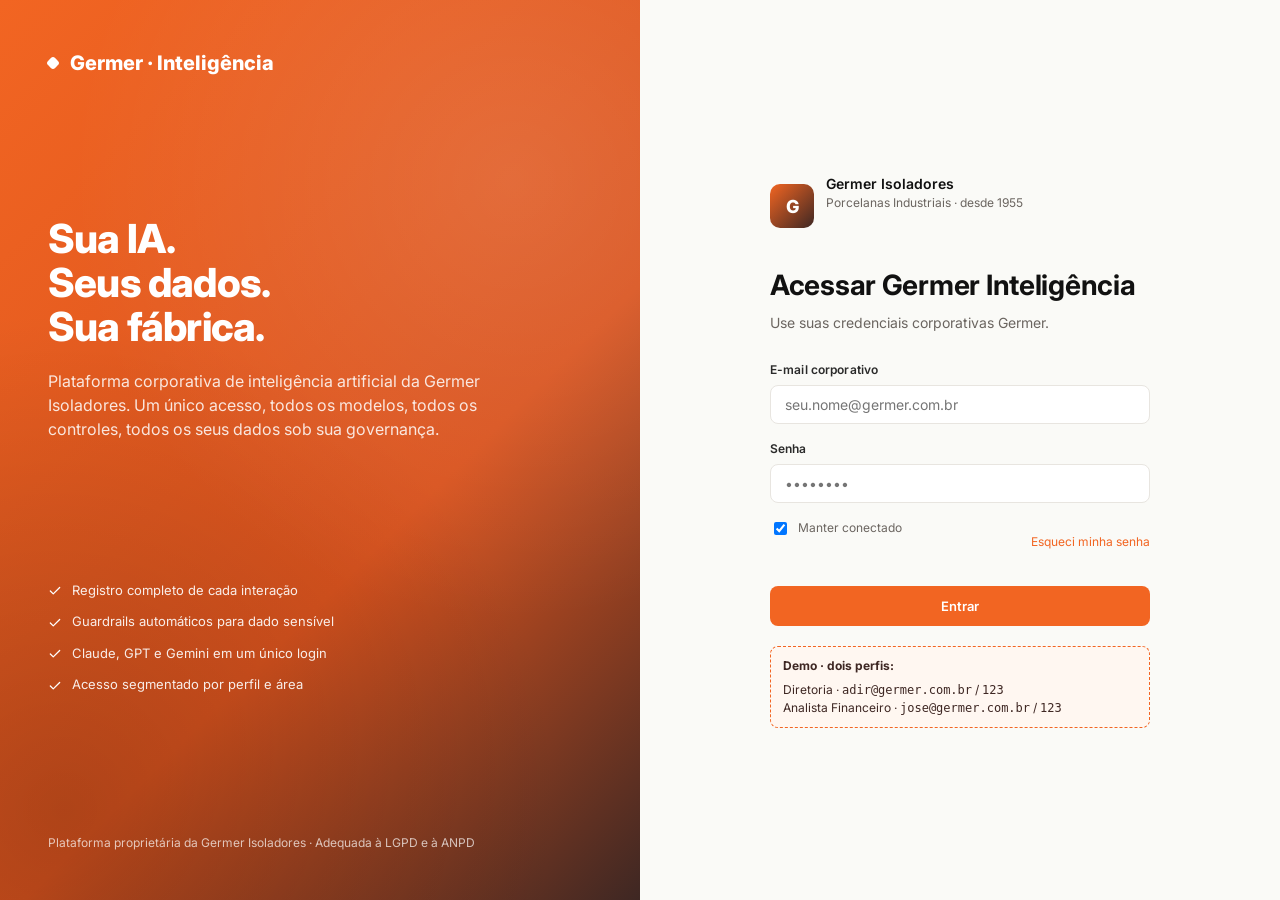
<file: mockups/germer-plataforma-v2.html>
<!doctype html>
<html lang="pt-BR">
<head>
<meta charset="utf-8">
<meta name="viewport" content="width=device-width, initial-scale=1">
<title>Germer Inteligência</title>
<link rel="preconnect" href="https://fonts.googleapis.com">
<link rel="preconnect" href="https://fonts.gstatic.com" crossorigin>
<link href="https://fonts.googleapis.com/css2?family=Inter:wght@400;500;600;700;800&display=swap" rel="stylesheet">
<style>
  *, *::before, *::after { box-sizing: border-box; }
  html, body { margin: 0; padding: 0; height: 100%; }
  body {
    font-family: 'Inter', system-ui, -apple-system, Segoe UI, sans-serif;
    background: var(--bg);
    color: var(--ink);
    font-size: 14px;
    line-height: 1.5;
    -webkit-font-smoothing: antialiased;
  }
  :root {
    --orange: #F26522;
    --orange-dark: #D9531E;
    --orange-soft: #FEF0E7;
    --orange-softer: #FFF7F1;
    --brown: #3E2723;
    --brown-2: #5D4037;
    --ink: #111111;
    --ink-2: #2A2A2A;
    --muted: #6B6560;
    --muted-2: #9A948E;
    --bg: #FAFAF7;
    --card: #FFFFFF;
    --card-2: #FCFAF6;
    --border: #E8E5E0;
    --border-soft: #F1EEE9;
    --green: #16A34A;
    --green-soft: #DCFCE7;
    --yellow: #B45309;
    --yellow-soft: #FEF3C7;
    --red: #DC2626;
    --red-soft: #FEE2E2;
    --blue: #2563EB;
    --blue-soft: #DBEAFE;
    --purple: #7C3AED;
    --purple-soft: #EDE9FE;
    --radius: 10px;
    --radius-sm: 8px;
    --radius-lg: 14px;
    --shadow: 0 1px 3px rgba(15,15,15,0.04), 0 1px 2px rgba(15,15,15,0.03);
    --shadow-md: 0 4px 12px rgba(15,15,15,0.06), 0 2px 4px rgba(15,15,15,0.04);
    --shadow-lg: 0 16px 40px rgba(15,15,15,0.12), 0 4px 12px rgba(15,15,15,0.06);
  }
  h1,h2,h3,h4 { margin: 0; font-weight: 700; letter-spacing: -0.01em; color: var(--ink); }
  h1 { font-size: 24px; }
  h2 { font-size: 18px; }
  h3 { font-size: 15px; }
  h4 { font-size: 13px; text-transform: uppercase; letter-spacing: 0.08em; color: var(--muted); font-weight: 600; }
  p { margin: 0; }
  button { font-family: inherit; cursor: pointer; border: 0; background: none; color: inherit; padding: 0; }
  input, textarea, select { font-family: inherit; font-size: inherit; color: var(--ink); }
  input:focus, textarea:focus, select:focus { outline: none; }
  a { color: var(--orange); text-decoration: none; }

  /* utilities */
  .row { display: flex; align-items: center; }
  .col { display: flex; flex-direction: column; }
  .gap-2 { gap: 8px; } .gap-3 { gap: 12px; } .gap-4 { gap: 16px; } .gap-6 { gap: 24px; }
  .grow { flex: 1; }
  .num { font-variant-numeric: tabular-nums; }
  .muted { color: var(--muted); }
  .small { font-size: 12px; }
  .xs { font-size: 11px; }
  .strong { font-weight: 600; }
  .mono { font-family: ui-monospace, 'SF Mono', Menlo, monospace; }

  /* buttons */
  .btn {
    display: inline-flex; align-items: center; gap: 8px;
    padding: 8px 14px; border-radius: var(--radius-sm);
    font-weight: 600; font-size: 13px;
    transition: all .15s;
    white-space: nowrap;
  }
  .btn-primary { background: var(--orange); color: #fff; }
  .btn-primary:hover { background: var(--orange-dark); }
  .btn-ghost { background: transparent; color: var(--ink); border: 1px solid var(--border); }
  .btn-ghost:hover { background: var(--orange-softer); border-color: var(--orange); color: var(--orange-dark); }
  .btn-dark { background: var(--ink); color: #fff; }
  .btn-dark:hover { background: var(--ink-2); }
  .btn-sm { padding: 6px 10px; font-size: 12px; }
  .btn-icon { padding: 8px; }

  /* icon buttons */
  .icon-btn {
    width: 32px; height: 32px; border-radius: 8px;
    display: inline-flex; align-items: center; justify-content: center;
    color: var(--muted); transition: all .15s;
  }
  .icon-btn:hover { background: var(--border-soft); color: var(--ink); }
  .icon-btn svg { width: 16px; height: 16px; }

  /* badges */
  .badge {
    display: inline-flex; align-items: center; gap: 6px;
    padding: 3px 8px; border-radius: 999px;
    font-size: 11px; font-weight: 600; letter-spacing: 0.02em;
    white-space: nowrap;
  }
  .badge-orange { background: var(--orange-soft); color: var(--orange-dark); }
  .badge-green { background: var(--green-soft); color: #166534; }
  .badge-yellow { background: var(--yellow-soft); color: var(--yellow); }
  .badge-red { background: var(--red-soft); color: var(--red); }
  .badge-blue { background: var(--blue-soft); color: #1E40AF; }
  .badge-purple { background: var(--purple-soft); color: #5B21B6; }
  .badge-gray { background: var(--border-soft); color: var(--muted); }
  .badge-dark { background: var(--ink); color: #fff; }
  .badge-dot { width: 6px; height: 6px; border-radius: 999px; background: currentColor; display: inline-block; }

  /* cards */
  .card {
    background: var(--card);
    border: 1px solid var(--border);
    border-radius: var(--radius);
    box-shadow: var(--shadow);
  }
  .card-body { padding: 20px; }
  .card-header {
    padding: 16px 20px;
    border-bottom: 1px solid var(--border-soft);
    display: flex; align-items: center; justify-content: space-between;
  }

  /* inputs */
  .input {
    padding: 10px 14px;
    border: 1px solid var(--border);
    border-radius: var(--radius-sm);
    background: #fff;
    font-size: 14px;
    transition: border .15s, box-shadow .15s;
    width: 100%;
  }
  .input:focus { border-color: var(--orange); box-shadow: 0 0 0 3px rgba(242,101,34,.12); }
  .label {
    display: block; font-size: 12px; font-weight: 600;
    color: var(--ink-2); margin-bottom: 6px; letter-spacing: 0.01em;
  }
  .select {
    padding: 8px 32px 8px 12px;
    border: 1px solid var(--border);
    border-radius: var(--radius-sm);
    background: #fff url("data:image/svg+xml;utf8,<svg xmlns='http://www.w3.org/2000/svg' width='12' height='12' viewBox='0 0 24 24' fill='none' stroke='%236B6560' stroke-width='2'><polyline points='6 9 12 15 18 9'/></svg>") no-repeat right 10px center;
    appearance: none;
    font-size: 13px;
    cursor: pointer;
  }

  /* avatar */
  .avatar {
    width: 32px; height: 32px; border-radius: 999px;
    display: inline-flex; align-items: center; justify-content: center;
    font-weight: 700; font-size: 12px; color: #fff;
    flex-shrink: 0;
  }
  .avatar-lg { width: 40px; height: 40px; font-size: 14px; }
  .avatar-xl { width: 56px; height: 56px; font-size: 18px; }

  /* ================== LOGIN ================== */
  .login-wrap {
    display: grid; grid-template-columns: 1fr 1fr;
    min-height: 100vh;
  }
  .login-hero {
    background: linear-gradient(135deg, #F26522 0%, #D9531E 60%, #3E2723 100%);
    color: #fff; padding: 48px; position: relative;
    display: flex; flex-direction: column; justify-content: space-between;
    overflow: hidden;
  }
  .login-hero::before {
    content: ''; position: absolute; inset: 0;
    background: radial-gradient(circle at 80% 20%, rgba(255,255,255,.12), transparent 50%),
                radial-gradient(circle at 10% 90%, rgba(0,0,0,.2), transparent 50%);
    pointer-events: none;
  }
  .login-brand { position: relative; z-index: 1; }
  .brand-mark {
    display: flex; align-items: center; gap: 12px;
    font-weight: 800; font-size: 20px;
  }
  .brand-mark .dot { width: 10px; height: 10px; background: #fff; border-radius: 3px; transform: rotate(45deg); }
  .login-tag { position: relative; z-index: 1; }
  .login-tag h2 { color: #fff; font-size: 40px; line-height: 1.1; letter-spacing: -0.02em; font-weight: 800; }
  .login-tag p { color: rgba(255,255,255,.85); margin-top: 20px; font-size: 16px; max-width: 480px; }
  .login-features { position: relative; z-index: 1; display: grid; gap: 12px; }
  .login-feat { display: flex; align-items: center; gap: 10px; color: rgba(255,255,255,.9); font-size: 13px; }
  .login-feat svg { width: 16px; height: 16px; color: #fff; }
  .login-form-wrap {
    display: flex; align-items: center; justify-content: center;
    padding: 48px;
  }
  .login-form { width: 100%; max-width: 380px; }
  .login-form h1 { font-size: 28px; margin-bottom: 6px; }
  .login-form .muted { margin-bottom: 28px; }
  .login-form .field { margin-bottom: 16px; }
  .login-error {
    background: var(--red-soft); color: var(--red);
    padding: 10px 12px; border-radius: var(--radius-sm);
    font-size: 12px; margin-bottom: 16px; display: none;
  }
  .login-error.show { display: block; }
  .login-hint {
    background: var(--orange-softer); border: 1px dashed var(--orange);
    padding: 10px 12px; border-radius: var(--radius-sm);
    font-size: 12px; color: var(--brown); margin-top: 20px;
  }
  .login-footer {
    position: relative; z-index: 1;
    color: rgba(255,255,255,.7); font-size: 12px;
  }

  /* ================== SHELL ================== */
  .shell {
    display: grid;
    grid-template-columns: 240px 1fr;
    height: 100vh; overflow: hidden;
  }
  .sidebar {
    background: #fff; border-right: 1px solid var(--border);
    display: flex; flex-direction: column;
  }
  .sidebar-brand {
    padding: 18px 20px; border-bottom: 1px solid var(--border-soft);
    display: flex; align-items: center; gap: 10px;
  }
  .sidebar-brand .logo-square {
    width: 32px; height: 32px; border-radius: 8px;
    background: linear-gradient(135deg, #F26522, #D9531E);
    display: flex; align-items: center; justify-content: center;
    color: #fff; font-weight: 800; font-size: 14px;
  }
  .sidebar-brand .brand-text { font-weight: 700; font-size: 14px; line-height: 1.2; }
  .sidebar-brand .brand-text small { display: block; font-size: 10px; color: var(--muted); font-weight: 500; text-transform: uppercase; letter-spacing: 0.08em; }
  .nav { padding: 12px 10px; flex: 1; overflow-y: auto; }
  .nav-section { font-size: 10px; color: var(--muted-2); text-transform: uppercase; letter-spacing: 0.1em; padding: 12px 12px 6px; font-weight: 700; }
  .nav-item {
    display: flex; align-items: center; gap: 10px;
    padding: 8px 12px; margin: 1px 0;
    border-radius: 8px;
    color: var(--ink-2); font-weight: 500; font-size: 13px;
    cursor: pointer; transition: all .12s;
    position: relative;
  }
  .nav-item:hover { background: var(--border-soft); }
  .nav-item.active { background: var(--orange-soft); color: var(--orange-dark); font-weight: 600; }
  .nav-item.active::before {
    content: ''; position: absolute; left: -10px; top: 6px; bottom: 6px;
    width: 3px; background: var(--orange); border-radius: 0 3px 3px 0;
  }
  .nav-item svg { width: 16px; height: 16px; color: currentColor; opacity: .85; }
  .nav-item .nav-badge {
    margin-left: auto; background: var(--orange); color: #fff;
    font-size: 10px; padding: 1px 6px; border-radius: 999px; font-weight: 700;
  }
  .sidebar-footer {
    padding: 12px; border-top: 1px solid var(--border-soft);
    display: flex; align-items: center; gap: 10px;
    cursor: pointer; transition: background .12s;
    position: relative;
  }
  .sidebar-footer:hover { background: var(--border-soft); }
  .sidebar-footer .user-name { font-weight: 600; font-size: 13px; line-height: 1.2; }
  .sidebar-footer .user-role { font-size: 11px; color: var(--muted); }
  .user-menu {
    position: absolute; bottom: calc(100% + 4px); left: 12px; right: 12px;
    background: #fff; border: 1px solid var(--border); border-radius: 10px;
    box-shadow: var(--shadow-lg); padding: 6px; display: none; z-index: 10;
  }
  .user-menu.open { display: block; }
  .user-menu button {
    display: flex; align-items: center; gap: 8px; width: 100%;
    padding: 8px 10px; border-radius: 6px; font-size: 13px; color: var(--ink-2);
  }
  .user-menu button:hover { background: var(--border-soft); }
  .user-menu button.danger { color: var(--red); }
  .user-menu button.danger:hover { background: var(--red-soft); }
  .user-menu svg { width: 14px; height: 14px; }

  .main { display: flex; flex-direction: column; overflow: hidden; }
  .topbar {
    height: 60px; padding: 0 24px;
    border-bottom: 1px solid var(--border);
    background: #fff;
    display: flex; align-items: center; gap: 16px;
  }
  .breadcrumb { font-size: 13px; color: var(--muted); }
  .breadcrumb .sep { margin: 0 6px; color: var(--muted-2); }
  .breadcrumb .current { color: var(--ink); font-weight: 600; }
  .search {
    display: flex; align-items: center; gap: 8px;
    padding: 6px 12px; border: 1px solid var(--border); border-radius: 8px;
    background: var(--card-2); width: 320px; color: var(--muted);
  }
  .search input { background: transparent; border: 0; width: 100%; font-size: 13px; padding: 2px 0; }
  .search svg { width: 14px; height: 14px; }
  .search kbd { font-size: 10px; padding: 2px 5px; border: 1px solid var(--border); border-radius: 4px; background: #fff; color: var(--muted); font-family: inherit; }
  .topbar-right { display: flex; align-items: center; gap: 8px; margin-left: auto; }
  .bell-wrap { position: relative; }
  .bell-dot {
    position: absolute; top: 4px; right: 4px;
    width: 8px; height: 8px; background: var(--orange); border-radius: 999px;
    border: 2px solid #fff;
  }

  .content {
    flex: 1; overflow-y: auto; padding: 28px;
  }
  .page-header {
    display: flex; align-items: end; justify-content: space-between; margin-bottom: 24px; gap: 16px;
  }
  .page-header .subtitle { color: var(--muted); margin-top: 4px; font-size: 13px; }

  /* ================== DASHBOARD ================== */
  .kpi-grid {
    display: grid; grid-template-columns: repeat(4, 1fr); gap: 16px; margin-bottom: 20px;
  }
  .kpi {
    padding: 18px;
    background: #fff; border: 1px solid var(--border); border-radius: var(--radius);
    box-shadow: var(--shadow);
    position: relative; overflow: hidden;
  }
  .kpi-label { font-size: 12px; color: var(--muted); font-weight: 600; text-transform: uppercase; letter-spacing: 0.06em; }
  .kpi-value { font-size: 28px; font-weight: 800; margin: 6px 0; letter-spacing: -0.02em; }
  .kpi-value .unit { font-size: 14px; color: var(--muted); font-weight: 500; margin-left: 2px; }
  .kpi-delta {
    display: inline-flex; align-items: center; gap: 4px;
    font-size: 12px; font-weight: 600;
  }
  .kpi-delta.up { color: var(--green); }
  .kpi-delta.down { color: var(--red); }
  .kpi-delta svg { width: 12px; height: 12px; }
  .kpi-icon {
    position: absolute; top: 16px; right: 16px;
    width: 34px; height: 34px; border-radius: 8px;
    display: flex; align-items: center; justify-content: center;
    background: var(--orange-soft); color: var(--orange-dark);
  }
  .kpi-icon svg { width: 16px; height: 16px; }

  .dashboard-grid {
    display: grid; grid-template-columns: 1.7fr 1fr; gap: 16px;
  }
  .chart-card { padding: 20px; }
  .chart-title { display: flex; align-items: center; justify-content: space-between; margin-bottom: 18px; }
  .chart-title h3 { font-size: 15px; }

  .bar-row { display: flex; align-items: center; gap: 12px; padding: 8px 0; }
  .bar-label { width: 100px; font-size: 12px; font-weight: 600; color: var(--ink-2); }
  .bar-track { flex: 1; height: 8px; background: var(--border-soft); border-radius: 999px; overflow: hidden; }
  .bar-fill { height: 100%; background: linear-gradient(90deg, #F26522, #D9531E); border-radius: 999px; }
  .bar-value { width: 62px; text-align: right; font-size: 12px; font-weight: 600; color: var(--muted); font-variant-numeric: tabular-nums; }

  .donut-wrap { display: flex; align-items: center; gap: 20px; }
  .donut-center {
    text-align: center; font-size: 11px; color: var(--muted);
  }
  .donut-legend { flex: 1; }
  .donut-legend .lg-row { display: flex; align-items: center; gap: 10px; padding: 6px 0; font-size: 12px; }
  .donut-legend .lg-dot { width: 10px; height: 10px; border-radius: 3px; }
  .donut-legend .lg-val { margin-left: auto; font-weight: 600; color: var(--muted); font-variant-numeric: tabular-nums; }

  .cases-list { margin-top: -8px; }
  .case-row {
    display: grid; grid-template-columns: 1fr 100px 90px;
    align-items: center; gap: 12px;
    padding: 12px 0; border-top: 1px solid var(--border-soft); font-size: 13px;
  }
  .case-row:first-child { border-top: 0; }
  .case-title { font-weight: 600; }
  .case-area { color: var(--muted); font-size: 12px; }
  .case-hours { text-align: right; font-weight: 700; color: var(--green); font-variant-numeric: tabular-nums; }

  .alert-item {
    display: flex; gap: 12px; padding: 12px; border-radius: 8px;
    border: 1px solid var(--border-soft); margin-bottom: 8px;
  }
  .alert-item .alert-icon {
    width: 32px; height: 32px; border-radius: 8px; flex-shrink: 0;
    display: flex; align-items: center; justify-content: center;
  }
  .alert-item .alert-icon svg { width: 14px; height: 14px; }
  .alert-item.warn .alert-icon { background: var(--yellow-soft); color: var(--yellow); }
  .alert-item.crit .alert-icon { background: var(--red-soft); color: var(--red); }
  .alert-item.info .alert-icon { background: var(--blue-soft); color: var(--blue); }
  .alert-title { font-size: 13px; font-weight: 600; margin-bottom: 2px; }
  .alert-meta { font-size: 11px; color: var(--muted); }

  /* ================== CHAT ================== */
  .chat-shell {
    display: grid; grid-template-columns: 260px 1fr 300px;
    height: 100%; background: #fff;
  }
  .chat-side {
    border-right: 1px solid var(--border); display: flex; flex-direction: column;
    background: var(--card-2);
  }
  .chat-side-head { padding: 16px; border-bottom: 1px solid var(--border-soft); }
  .chat-side-head .btn { width: 100%; justify-content: center; }
  .chat-list { flex: 1; overflow-y: auto; padding: 8px; }
  .chat-list-group { padding: 12px 8px 4px; font-size: 10px; font-weight: 700; text-transform: uppercase; letter-spacing: 0.08em; color: var(--muted-2); }
  .chat-item {
    padding: 10px 12px; border-radius: 8px; cursor: pointer;
    display: flex; flex-direction: column; gap: 2px;
    transition: background .12s;
  }
  .chat-item:hover { background: var(--border-soft); }
  .chat-item.active { background: var(--orange-soft); }
  .chat-item.active .chat-item-title { color: var(--orange-dark); }
  .chat-item-title { font-size: 13px; font-weight: 600; overflow: hidden; text-overflow: ellipsis; white-space: nowrap; }
  .chat-item-meta { font-size: 11px; color: var(--muted); }

  .chat-main { display: flex; flex-direction: column; height: 100%; overflow: hidden; }
  .chat-head {
    padding: 14px 20px; border-bottom: 1px solid var(--border);
    display: flex; align-items: center; gap: 14px;
    background: #fff;
  }
  .chat-title-input {
    font-weight: 600; font-size: 15px; border: 0; background: transparent; padding: 4px 6px;
    border-radius: 6px; flex: 1; max-width: 400px;
  }
  .chat-title-input:hover { background: var(--border-soft); }
  .chat-title-input:focus { background: var(--border-soft); }
  .model-picker {
    position: relative; margin-left: auto;
  }
  .model-btn {
    display: flex; align-items: center; gap: 8px;
    padding: 6px 12px; border: 1px solid var(--border); border-radius: 8px;
    font-size: 12px; font-weight: 600; color: var(--ink-2);
    background: #fff;
  }
  .model-btn:hover { border-color: var(--orange); }
  .model-btn .model-dot { width: 8px; height: 8px; border-radius: 999px; background: var(--orange); }
  .model-btn svg { width: 12px; height: 12px; color: var(--muted); }
  .model-menu {
    position: absolute; top: calc(100% + 4px); right: 0;
    background: #fff; border: 1px solid var(--border); border-radius: 10px;
    box-shadow: var(--shadow-lg); padding: 6px; min-width: 260px; display: none; z-index: 20;
  }
  .model-menu.open { display: block; }
  .model-opt {
    padding: 10px 12px; border-radius: 8px; cursor: pointer;
    display: flex; flex-direction: column; gap: 2px;
  }
  .model-opt:hover { background: var(--border-soft); }
  .model-opt.selected { background: var(--orange-soft); }
  .model-opt .row { display: flex; align-items: center; gap: 8px; }
  .model-opt .name { font-weight: 600; font-size: 13px; }
  .model-opt .desc { font-size: 11px; color: var(--muted); }

  .chat-msgs { flex: 1; overflow-y: auto; padding: 24px 40px; background: var(--card-2); }
  .msg-group { max-width: 820px; margin: 0 auto 24px; }
  .msg {
    display: flex; gap: 12px; padding: 14px 16px;
    border-radius: var(--radius);
  }
  .msg.user { background: transparent; }
  .msg.ai { background: #fff; border: 1px solid var(--border); box-shadow: var(--shadow); }
  .msg .msg-avatar { width: 32px; height: 32px; border-radius: 8px; flex-shrink: 0; display: flex; align-items: center; justify-content: center; font-weight: 700; font-size: 12px; }
  .msg.user .msg-avatar { background: linear-gradient(135deg, #F26522, #D9531E); color: #fff; }
  .msg.ai .msg-avatar { background: var(--ink); color: #fff; }
  .msg-body { flex: 1; }
  .msg-head { display: flex; align-items: center; gap: 8px; margin-bottom: 6px; font-size: 12px; }
  .msg-head .name { font-weight: 700; color: var(--ink); }
  .msg-head .meta { color: var(--muted); }
  .msg-text { font-size: 14px; line-height: 1.65; color: var(--ink-2); white-space: pre-wrap; }
  .msg-text strong { color: var(--ink); font-weight: 700; }
  .msg-text ul { margin: 8px 0; padding-left: 22px; }
  .msg-text li { margin: 3px 0; }
  .msg-actions { margin-top: 12px; display: flex; gap: 4px; flex-wrap: wrap; }
  .msg-actions .icon-btn { width: 28px; height: 28px; }
  .msg-actions .icon-btn.saved { background: var(--orange-soft); color: var(--orange-dark); }
  .typing { display: inline-flex; gap: 3px; align-items: center; padding: 4px 0; }
  .typing span {
    width: 6px; height: 6px; background: var(--muted-2); border-radius: 999px;
    animation: bounce 1.2s infinite;
  }
  .typing span:nth-child(2) { animation-delay: .2s; }
  .typing span:nth-child(3) { animation-delay: .4s; }
  @keyframes bounce { 0%, 60%, 100% { transform: translateY(0); opacity: .5; } 30% { transform: translateY(-4px); opacity: 1; } }

  .chat-composer {
    padding: 16px 40px 24px; background: var(--card-2); border-top: 1px solid var(--border);
  }
  .composer-inner {
    max-width: 820px; margin: 0 auto;
    background: #fff; border: 1px solid var(--border); border-radius: 14px;
    box-shadow: var(--shadow-md);
    padding: 8px 8px 8px 16px;
    display: flex; flex-direction: column; gap: 6px;
    transition: border .15s, box-shadow .15s;
  }
  .composer-inner:focus-within { border-color: var(--orange); box-shadow: 0 0 0 3px rgba(242,101,34,.10); }
  .composer-textarea {
    border: 0; background: transparent; padding: 10px 4px; font-size: 14px; width: 100%;
    resize: none; min-height: 24px; max-height: 200px; line-height: 1.5;
  }
  .composer-row { display: flex; align-items: center; gap: 4px; }
  .composer-row .btn-send {
    background: var(--orange); color: #fff;
    width: 34px; height: 34px; border-radius: 8px;
    display: flex; align-items: center; justify-content: center;
    margin-left: auto;
  }
  .composer-row .btn-send:disabled { background: var(--border); cursor: not-allowed; color: var(--muted-2); }
  .composer-row .btn-send svg { width: 14px; height: 14px; }
  .composer-hint {
    max-width: 820px; margin: 8px auto 0;
    font-size: 11px; color: var(--muted); display: flex; align-items: center; justify-content: space-between;
  }

  .chat-context { border-left: 1px solid var(--border); overflow-y: auto; background: var(--card-2); }
  .ctx-section { padding: 18px 20px; border-bottom: 1px solid var(--border-soft); }
  .ctx-section h4 { margin-bottom: 12px; font-size: 11px; }
  .source-row {
    display: flex; align-items: center; gap: 10px;
    padding: 8px 10px; border-radius: 8px; background: #fff;
    border: 1px solid var(--border-soft); margin-bottom: 6px;
  }
  .source-row .src-icon { width: 28px; height: 28px; border-radius: 6px; background: var(--orange-soft); color: var(--orange-dark); display: flex; align-items: center; justify-content: center; }
  .source-row .src-icon svg { width: 14px; height: 14px; }
  .source-row .src-name { flex: 1; font-size: 12px; font-weight: 600; }
  .source-row .src-desc { font-size: 10px; color: var(--muted); }
  .toggle {
    width: 30px; height: 18px; background: var(--border); border-radius: 999px;
    position: relative; cursor: pointer; transition: background .15s;
  }
  .toggle::after {
    content: ''; position: absolute; top: 2px; left: 2px;
    width: 14px; height: 14px; background: #fff; border-radius: 999px;
    transition: left .15s; box-shadow: 0 1px 2px rgba(0,0,0,.15);
  }
  .toggle.on { background: var(--orange); }
  .toggle.on::after { left: 14px; }

  .guardrail { display: inline-flex; align-items: center; gap: 5px; padding: 4px 8px; margin: 2px 4px 2px 0; background: var(--green-soft); color: #166534; border-radius: 6px; font-size: 11px; font-weight: 600; }
  .guardrail svg { width: 10px; height: 10px; }
  .prompt-suggestion {
    display: block; width: 100%; text-align: left;
    padding: 10px 12px; margin-bottom: 6px;
    background: #fff; border: 1px solid var(--border-soft); border-radius: 8px;
    font-size: 12px; color: var(--ink-2); cursor: pointer; transition: all .12s;
  }
  .prompt-suggestion:hover { border-color: var(--orange); background: var(--orange-softer); }

  /* ================== TABLE ================== */
  .table { width: 100%; border-collapse: collapse; font-size: 13px; }
  .table th {
    text-align: left; font-weight: 600; font-size: 11px;
    color: var(--muted); text-transform: uppercase; letter-spacing: 0.06em;
    padding: 12px 14px; border-bottom: 1px solid var(--border);
    background: var(--card-2);
  }
  .table td {
    padding: 12px 14px; border-bottom: 1px solid var(--border-soft);
    color: var(--ink-2);
  }
  .table tr:hover td { background: var(--card-2); }
  .table tr:last-child td { border-bottom: 0; }
  .table .num-cell { font-variant-numeric: tabular-nums; text-align: right; }

  /* ================== FILTER BAR ================== */
  .filter-bar {
    display: flex; align-items: center; gap: 8px; margin-bottom: 16px; flex-wrap: wrap;
  }
  .filter-bar .search { width: 260px; }

  /* ================== MODAL ================== */
  .modal-backdrop {
    position: fixed; inset: 0; background: rgba(17,17,17,.5);
    display: flex; align-items: center; justify-content: center;
    z-index: 100; padding: 24px;
    animation: fadeIn .15s ease-out;
  }
  @keyframes fadeIn { from { opacity: 0; } to { opacity: 1; } }
  .modal {
    background: #fff; border-radius: 14px; box-shadow: var(--shadow-lg);
    max-width: 600px; width: 100%; max-height: 90vh; overflow: hidden;
    display: flex; flex-direction: column;
    animation: slideUp .2s ease-out;
  }
  @keyframes slideUp { from { transform: translateY(10px); opacity: 0; } to { transform: translateY(0); opacity: 1; } }
  .modal.wide { max-width: 780px; }
  .modal-head {
    padding: 20px 24px; border-bottom: 1px solid var(--border-soft);
    display: flex; align-items: center; justify-content: space-between;
  }
  .modal-head h2 { font-size: 17px; }
  .modal-body { padding: 24px; overflow-y: auto; }
  .modal-foot { padding: 16px 24px; border-top: 1px solid var(--border-soft); display: flex; justify-content: flex-end; gap: 8px; }

  /* ================== HISTORICO ================== */
  .saved-grid {
    display: grid; grid-template-columns: repeat(auto-fill, minmax(320px, 1fr)); gap: 16px;
  }
  .saved-card {
    background: #fff; border: 1px solid var(--border); border-radius: var(--radius);
    padding: 16px; display: flex; flex-direction: column; gap: 10px;
    box-shadow: var(--shadow); transition: border .15s, box-shadow .15s;
  }
  .saved-card:hover { border-color: var(--orange); box-shadow: var(--shadow-md); }
  .saved-q { font-size: 13px; font-weight: 700; color: var(--ink); line-height: 1.4; }
  .saved-a { font-size: 12px; color: var(--muted); line-height: 1.55; display: -webkit-box; -webkit-line-clamp: 3; -webkit-box-orient: vertical; overflow: hidden; }
  .saved-foot { display: flex; align-items: center; gap: 8px; font-size: 11px; color: var(--muted); }

  /* ================== GOVERNANCA ================== */
  .gov-grid { display: grid; grid-template-columns: 1fr 1fr; gap: 16px; }
  .gov-card { padding: 20px; }
  .committee-row {
    display: flex; align-items: center; gap: 12px; padding: 10px 0;
    border-top: 1px solid var(--border-soft);
  }
  .committee-row:first-of-type { border-top: 0; }
  .incident-row {
    display: flex; align-items: start; gap: 12px; padding: 12px 0;
    border-top: 1px solid var(--border-soft);
  }
  .incident-row:first-of-type { border-top: 0; }
  .incident-icon { width: 32px; height: 32px; border-radius: 8px; flex-shrink: 0; display: flex; align-items: center; justify-content: center; }

  /* ================== CONFIG ================== */
  .config-section { padding: 24px; margin-bottom: 16px; }
  .config-section h3 { margin-bottom: 4px; }
  .config-section .desc { color: var(--muted); font-size: 13px; margin-bottom: 20px; }
  .field-row { display: grid; grid-template-columns: 220px 1fr; gap: 24px; padding: 14px 0; border-top: 1px solid var(--border-soft); align-items: center; }
  .field-row:first-of-type { border-top: 0; }
  .field-row .field-label { font-weight: 600; font-size: 13px; }
  .field-row .field-help { color: var(--muted); font-size: 12px; margin-top: 2px; }

  /* misc */
  .empty-state { text-align: center; padding: 60px 20px; color: var(--muted); }
  .divider { height: 1px; background: var(--border-soft); margin: 16px 0; }
  .scrollbar::-webkit-scrollbar { width: 8px; height: 8px; }
  .scrollbar::-webkit-scrollbar-track { background: transparent; }
  .scrollbar::-webkit-scrollbar-thumb { background: var(--border); border-radius: 999px; }
  .scrollbar::-webkit-scrollbar-thumb:hover { background: var(--muted-2); }
</style>
</head>
<body>
<div id="app"></div>

<script>
/* ============================================================
   ATOM IA · GERMER — Mockup funcional
   ============================================================ */

/* ---------- ICONS ---------- */
const ICONS = {
  home: '<svg viewBox="0 0 24 24" fill="none" stroke="currentColor" stroke-width="1.75" stroke-linecap="round" stroke-linejoin="round"><path d="M3 12l9-9 9 9"/><path d="M5 10v10a1 1 0 0 0 1 1h4v-6h4v6h4a1 1 0 0 0 1-1V10"/></svg>',
  chat: '<svg viewBox="0 0 24 24" fill="none" stroke="currentColor" stroke-width="1.75" stroke-linecap="round" stroke-linejoin="round"><path d="M21 12a8 8 0 0 1-11.6 7.15L4 21l1.85-5.4A8 8 0 1 1 21 12z"/></svg>',
  bookmark: '<svg viewBox="0 0 24 24" fill="none" stroke="currentColor" stroke-width="1.75" stroke-linecap="round" stroke-linejoin="round"><path d="M6 4h12v18l-6-4-6 4V4z"/></svg>',
  audit: '<svg viewBox="0 0 24 24" fill="none" stroke="currentColor" stroke-width="1.75" stroke-linecap="round" stroke-linejoin="round"><path d="M12 2l8 4v6c0 5-3.5 9.5-8 10-4.5-.5-8-5-8-10V6l8-4z"/><path d="M9 12l2 2 4-4"/></svg>',
  users: '<svg viewBox="0 0 24 24" fill="none" stroke="currentColor" stroke-width="1.75" stroke-linecap="round" stroke-linejoin="round"><path d="M17 21v-2a4 4 0 0 0-4-4H5a4 4 0 0 0-4 4v2"/><circle cx="9" cy="7" r="4"/><path d="M23 21v-2a4 4 0 0 0-3-3.87"/><path d="M16 3.13a4 4 0 0 1 0 7.75"/></svg>',
  gov: '<svg viewBox="0 0 24 24" fill="none" stroke="currentColor" stroke-width="1.75" stroke-linecap="round" stroke-linejoin="round"><path d="M12 2l9 4v6c0 5-3.5 9-9 10-5.5-1-9-5-9-10V6l9-4z"/></svg>',
  settings: '<svg viewBox="0 0 24 24" fill="none" stroke="currentColor" stroke-width="1.75" stroke-linecap="round" stroke-linejoin="round"><circle cx="12" cy="12" r="3"/><path d="M19.4 15a1.65 1.65 0 0 0 .33 1.82l.06.06a2 2 0 1 1-2.83 2.83l-.06-.06a1.65 1.65 0 0 0-1.82-.33 1.65 1.65 0 0 0-1 1.51V21a2 2 0 1 1-4 0v-.09a1.65 1.65 0 0 0-1-1.51 1.65 1.65 0 0 0-1.82.33l-.06.06a2 2 0 1 1-2.83-2.83l.06-.06a1.65 1.65 0 0 0 .33-1.82 1.65 1.65 0 0 0-1.51-1H3a2 2 0 1 1 0-4h.09a1.65 1.65 0 0 0 1.51-1 1.65 1.65 0 0 0-.33-1.82l-.06-.06a2 2 0 1 1 2.83-2.83l.06.06a1.65 1.65 0 0 0 1.82.33h.01A1.65 1.65 0 0 0 10 4.6V4a2 2 0 1 1 4 0v.09c0 .66.39 1.26 1 1.51.61.25 1.31.11 1.82-.33l.06-.06a2 2 0 1 1 2.83 2.83l-.06.06a1.65 1.65 0 0 0-.33 1.82v.01c.25.61.85 1 1.51 1H21a2 2 0 1 1 0 4h-.09a1.65 1.65 0 0 0-1.51 1z"/></svg>',
  send: '<svg viewBox="0 0 24 24" fill="none" stroke="currentColor" stroke-width="2" stroke-linecap="round" stroke-linejoin="round"><line x1="22" y1="2" x2="11" y2="13"/><polygon points="22 2 15 22 11 13 2 9 22 2"/></svg>',
  paperclip: '<svg viewBox="0 0 24 24" fill="none" stroke="currentColor" stroke-width="1.75" stroke-linecap="round" stroke-linejoin="round"><path d="M21.44 11.05l-9.19 9.19a6 6 0 0 1-8.49-8.49l9.19-9.19a4 4 0 0 1 5.66 5.66l-9.2 9.19a2 2 0 0 1-2.83-2.83l8.49-8.48"/></svg>',
  mic: '<svg viewBox="0 0 24 24" fill="none" stroke="currentColor" stroke-width="1.75" stroke-linecap="round" stroke-linejoin="round"><path d="M12 1a3 3 0 0 0-3 3v8a3 3 0 0 0 6 0V4a3 3 0 0 0-3-3z"/><path d="M19 10v2a7 7 0 0 1-14 0v-2"/><line x1="12" y1="19" x2="12" y2="23"/><line x1="8" y1="23" x2="16" y2="23"/></svg>',
  thumbup: '<svg viewBox="0 0 24 24" fill="none" stroke="currentColor" stroke-width="1.75" stroke-linecap="round" stroke-linejoin="round"><path d="M14 9V5a3 3 0 0 0-3-3l-4 9v11h11.28a2 2 0 0 0 2-1.7l1.38-9A2 2 0 0 0 19.7 9H14z"/><line x1="7" y1="22" x2="7" y2="11"/></svg>',
  thumbdown: '<svg viewBox="0 0 24 24" fill="none" stroke="currentColor" stroke-width="1.75" stroke-linecap="round" stroke-linejoin="round"><path d="M10 15v4a3 3 0 0 0 3 3l4-9V2H5.72a2 2 0 0 0-2 1.7l-1.38 9a2 2 0 0 0 2 2.3H10z"/><line x1="17" y1="2" x2="17" y2="13"/></svg>',
  copy: '<svg viewBox="0 0 24 24" fill="none" stroke="currentColor" stroke-width="1.75" stroke-linecap="round" stroke-linejoin="round"><rect x="9" y="9" width="13" height="13" rx="2"/><path d="M5 15H4a2 2 0 0 1-2-2V4a2 2 0 0 1 2-2h9a2 2 0 0 1 2 2v1"/></svg>',
  refresh: '<svg viewBox="0 0 24 24" fill="none" stroke="currentColor" stroke-width="1.75" stroke-linecap="round" stroke-linejoin="round"><polyline points="23 4 23 10 17 10"/><polyline points="1 20 1 14 7 14"/><path d="M3.51 9a9 9 0 0 1 14.85-3.36L23 10M1 14l4.64 4.36A9 9 0 0 0 20.49 15"/></svg>',
  bell: '<svg viewBox="0 0 24 24" fill="none" stroke="currentColor" stroke-width="1.75" stroke-linecap="round" stroke-linejoin="round"><path d="M18 8A6 6 0 0 0 6 8c0 7-3 9-3 9h18s-3-2-3-9"/><path d="M13.73 21a2 2 0 0 1-3.46 0"/></svg>',
  search: '<svg viewBox="0 0 24 24" fill="none" stroke="currentColor" stroke-width="1.75" stroke-linecap="round" stroke-linejoin="round"><circle cx="11" cy="11" r="8"/><line x1="21" y1="21" x2="16.65" y2="16.65"/></svg>',
  plus: '<svg viewBox="0 0 24 24" fill="none" stroke="currentColor" stroke-width="2" stroke-linecap="round" stroke-linejoin="round"><line x1="12" y1="5" x2="12" y2="19"/><line x1="5" y1="12" x2="19" y2="12"/></svg>',
  close: '<svg viewBox="0 0 24 24" fill="none" stroke="currentColor" stroke-width="2" stroke-linecap="round" stroke-linejoin="round"><line x1="18" y1="6" x2="6" y2="18"/><line x1="6" y1="6" x2="18" y2="18"/></svg>',
  more: '<svg viewBox="0 0 24 24" fill="none" stroke="currentColor" stroke-width="2" stroke-linecap="round" stroke-linejoin="round"><circle cx="12" cy="12" r="1"/><circle cx="19" cy="12" r="1"/><circle cx="5" cy="12" r="1"/></svg>',
  chevronDown: '<svg viewBox="0 0 24 24" fill="none" stroke="currentColor" stroke-width="2" stroke-linecap="round" stroke-linejoin="round"><polyline points="6 9 12 15 18 9"/></svg>',
  alert: '<svg viewBox="0 0 24 24" fill="none" stroke="currentColor" stroke-width="1.75" stroke-linecap="round" stroke-linejoin="round"><path d="M10.29 3.86L1.82 18a2 2 0 0 0 1.71 3h16.94a2 2 0 0 0 1.71-3L13.71 3.86a2 2 0 0 0-3.42 0z"/><line x1="12" y1="9" x2="12" y2="13"/><line x1="12" y1="17" x2="12.01" y2="17"/></svg>',
  check: '<svg viewBox="0 0 24 24" fill="none" stroke="currentColor" stroke-width="2.2" stroke-linecap="round" stroke-linejoin="round"><polyline points="20 6 9 17 4 12"/></svg>',
  lock: '<svg viewBox="0 0 24 24" fill="none" stroke="currentColor" stroke-width="1.75" stroke-linecap="round" stroke-linejoin="round"><rect x="3" y="11" width="18" height="11" rx="2" ry="2"/><path d="M7 11V7a5 5 0 0 1 10 0v4"/></svg>',
  file: '<svg viewBox="0 0 24 24" fill="none" stroke="currentColor" stroke-width="1.75" stroke-linecap="round" stroke-linejoin="round"><path d="M14 2H6a2 2 0 0 0-2 2v16a2 2 0 0 0 2 2h12a2 2 0 0 0 2-2V8z"/><polyline points="14 2 14 8 20 8"/></svg>',
  database: '<svg viewBox="0 0 24 24" fill="none" stroke="currentColor" stroke-width="1.75" stroke-linecap="round" stroke-linejoin="round"><ellipse cx="12" cy="5" rx="9" ry="3"/><path d="M3 5v14c0 1.66 4 3 9 3s9-1.34 9-3V5"/><path d="M3 12c0 1.66 4 3 9 3s9-1.34 9-3"/></svg>',
  trend: '<svg viewBox="0 0 24 24" fill="none" stroke="currentColor" stroke-width="2" stroke-linecap="round" stroke-linejoin="round"><polyline points="23 6 13.5 15.5 8.5 10.5 1 18"/><polyline points="17 6 23 6 23 12"/></svg>',
  trendDown: '<svg viewBox="0 0 24 24" fill="none" stroke="currentColor" stroke-width="2" stroke-linecap="round" stroke-linejoin="round"><polyline points="23 18 13.5 8.5 8.5 13.5 1 6"/><polyline points="17 18 23 18 23 12"/></svg>',
  money: '<svg viewBox="0 0 24 24" fill="none" stroke="currentColor" stroke-width="1.75" stroke-linecap="round" stroke-linejoin="round"><line x1="12" y1="1" x2="12" y2="23"/><path d="M17 5H9.5a3.5 3.5 0 0 0 0 7h5a3.5 3.5 0 0 1 0 7H6"/></svg>',
  spark: '<svg viewBox="0 0 24 24" fill="none" stroke="currentColor" stroke-width="1.75" stroke-linecap="round" stroke-linejoin="round"><path d="M12 2v6M12 16v6M4.93 4.93l4.24 4.24M14.83 14.83l4.24 4.24M2 12h6M16 12h6M4.93 19.07l4.24-4.24M14.83 9.17l4.24-4.24"/></svg>',
  logout: '<svg viewBox="0 0 24 24" fill="none" stroke="currentColor" stroke-width="1.75" stroke-linecap="round" stroke-linejoin="round"><path d="M9 21H5a2 2 0 0 1-2-2V5a2 2 0 0 1 2-2h4"/><polyline points="16 17 21 12 16 7"/><line x1="21" y1="12" x2="9" y2="12"/></svg>',
  user: '<svg viewBox="0 0 24 24" fill="none" stroke="currentColor" stroke-width="1.75" stroke-linecap="round" stroke-linejoin="round"><path d="M20 21v-2a4 4 0 0 0-4-4H8a4 4 0 0 0-4 4v2"/><circle cx="12" cy="7" r="4"/></svg>',
  eye: '<svg viewBox="0 0 24 24" fill="none" stroke="currentColor" stroke-width="1.75" stroke-linecap="round" stroke-linejoin="round"><path d="M1 12s4-8 11-8 11 8 11 8-4 8-11 8-11-8-11-8z"/><circle cx="12" cy="12" r="3"/></svg>',
  download: '<svg viewBox="0 0 24 24" fill="none" stroke="currentColor" stroke-width="1.75" stroke-linecap="round" stroke-linejoin="round"><path d="M21 15v4a2 2 0 0 1-2 2H5a2 2 0 0 1-2-2v-4"/><polyline points="7 10 12 15 17 10"/><line x1="12" y1="15" x2="12" y2="3"/></svg>',
  shield: '<svg viewBox="0 0 24 24" fill="none" stroke="currentColor" stroke-width="1.75" stroke-linecap="round" stroke-linejoin="round"><path d="M12 22s8-4 8-10V5l-8-3-8 3v7c0 6 8 10 8 10z"/></svg>',
  briefcase: '<svg viewBox="0 0 24 24" fill="none" stroke="currentColor" stroke-width="1.75" stroke-linecap="round" stroke-linejoin="round"><rect x="2" y="7" width="20" height="14" rx="2"/><path d="M16 21V5a2 2 0 0 0-2-2h-4a2 2 0 0 0-2 2v16"/></svg>',
};
const svg = (name, size=16) => `<span class="i" style="display:inline-flex;width:${size}px;height:${size}px">${ICONS[name] || ''}</span>`;

/* ---------- DATA ---------- */
const AREAS = ['Comercial','PCP','Qualidade','Engenharia','Compras','RH','Financeiro','Diretoria'];

const USER_COLORS = ['#F26522','#3E2723','#7C3AED','#2563EB','#16A34A','#DB2777','#0891B2','#B45309'];
const initials = (name) => name.split(' ').filter(Boolean).slice(0,2).map(x=>x[0]).join('').toUpperCase();
const colorFor = (name) => USER_COLORS[name.charCodeAt(0) % USER_COLORS.length];

const state = {
  route: '',
  user: null,
  users: [
    { id:1, name:'Adir Germer', email:'adir@germer.com.br', area:'Diretoria', role:'Diretor', profile:'Admin', status:'ativo', last:'agora', sources:['ERP · completo'] },
    { id:2, name:'Maria Zimmermann', email:'maria.zimmermann@germer.com.br', area:'Comercial', role:'Gerente Comercial', profile:'Gestor', status:'ativo', last:'há 4 min', sources:['ERP · Comercial'] },
    { id:3, name:'João Cardoso', email:'joao.cardoso@germer.com.br', area:'PCP', role:'Coord. de Planejamento', profile:'Gestor', status:'ativo', last:'há 22 min', sources:['ERP · Produção'] },
    { id:4, name:'Patrícia Ramos', email:'patricia.ramos@germer.com.br', area:'Qualidade', role:'Eng. da Qualidade', profile:'Analista', status:'ativo', last:'há 1 h', sources:['ERP · Qualidade'] },
    { id:5, name:'Rafael Steinbach', email:'rafael.steinbach@germer.com.br', area:'Engenharia', role:'Eng. de Produto', profile:'Analista', status:'ativo', last:'há 2 h', sources:['ERP · Engenharia'] },
    { id:6, name:'Carla Bittencourt', email:'carla.bittencourt@germer.com.br', area:'Compras', role:'Compradora Sênior', profile:'Analista', status:'ativo', last:'há 3 h', sources:['ERP · Compras'] },
    { id:7, name:'Luciano Reis', email:'luciano.reis@germer.com.br', area:'Financeiro', role:'Controller', profile:'Gestor', status:'ativo', last:'ontem', sources:['ERP · Financeiro'] },
    { id:8, name:'José Almeida', email:'jose@germer.com.br', area:'Financeiro', role:'Analista Financeiro', profile:'Básico', status:'ativo', last:'há 8 min', sources:['ERP · Financeiro'] },
    { id:9, name:'Beatriz Souza', email:'beatriz.souza@germer.com.br', area:'RH', role:'Analista de RH', profile:'Básico', status:'ativo', last:'ontem', sources:['ERP · RH'] },
    { id:10, name:'Marcos Vieira', email:'marcos.vieira@germer.com.br', area:'Comercial', role:'Executivo de Contas', profile:'Analista', status:'pendente', last:'—', sources:['ERP · Comercial'] },
    { id:11, name:'Ana Prates', email:'ana.prates@germer.com.br', area:'Qualidade', role:'Técnica de Laboratório', profile:'Básico', status:'ativo', last:'há 45 min', sources:['ERP · Qualidade'] },
    { id:12, name:'Tiago Lima', email:'tiago.lima@germer.com.br', area:'PCP', role:'Analista PCP', profile:'Básico', status:'suspenso', last:'há 12 dias', sources:[] },
    { id:13, name:'Sofia Menezes', email:'sofia.menezes@germer.com.br', area:'Engenharia', role:'Estagiária', profile:'Básico', status:'ativo', last:'há 30 min', sources:['ERP · Engenharia'] },
  ],
  conversations: [
    {
      id:'c1', title:'Resumo contrato de fornecimento — Copel',
      group:'Hoje', model:'claude',
      msgs: [
        { role:'user', text:'Preciso resumir os pontos críticos do contrato de fornecimento anual com a Copel (arquivo em anexo). Foca em: prazos, penalidades por atraso, cláusulas de reajuste e obrigações técnicas.', time:'14:12', attach:'contrato_copel_2026.pdf' },
        { role:'ai', model:'claude', text:'**Resumo executivo — Contrato Copel · vigência 01/03/2026 a 28/02/2027**\n\n**Prazos e volumes:**\n- Volume anual firme: 42.000 isoladores tipo pino porcelana 15 kV\n- Cronograma trimestral com janela de +/- 5% sobre o previsto\n- Prazo de entrega por lote: 45 dias corridos após ordem de compra\n\n**Penalidades por atraso:**\n- Multa de 0,3% sobre o valor do lote atrasado por dia útil, limitada a 10%\n- Atraso superior a 20 dias úteis dá à Copel o direito de rescisão sem ônus\n- Isolador reprovado no ensaio de recebimento conta como não entregue\n\n**Reajuste:**\n- Trimestral pelo IPCA acumulado dos 3 meses anteriores\n- Gatilho de renegociação se argila subir mais de 15% em 90 dias\n\n**Obrigações técnicas:**\n- Certificação NBR 5032 obrigatória em 100% dos lotes\n- Ensaios de rotina (tensão suportável, choque térmico) em amostragem 5%\n- Rastreabilidade por lote com laudo do laboratório interno\n\n**Pontos que recomendo revisar com o jurídico:**\n1. Cláusula 12.4 (força maior) — a redação atual não menciona interrupção de fornecimento de argila caulinítica\n2. Cláusula 18 (foro) — está em Curitiba, avaliar se compensa negociar Itajaí\n\nQuer que eu prepare um comparativo com o contrato do ano passado?', time:'14:12', cost:0.14, saved:true, rating:'up' },
        { role:'user', text:'Sim, faz o comparativo, principalmente em preço unitário e volume.', time:'14:15' },
        { role:'ai', model:'claude', text:'**Comparativo Copel · 2025 → 2026**\n\n| Item | 2025 | 2026 | Variação |\n|---|---|---|---|\n| Volume anual firme | 38.000 un | 42.000 un | +10,5% |\n| Preço unitário base | R$ 148,20 | R$ 162,90 | +9,9% |\n| Prazo de entrega | 60 dias | 45 dias | −25% |\n| Multa diária | 0,25% | 0,30% | +0,05 p.p. |\n| Reajuste | Semestral (IGP-M) | Trimestral (IPCA) | mudou índice |\n\n**Observações:**\n- Preço subiu abaixo da inflação acumulada (IPCA 12m ≈ 11,2%), então em termos reais houve leve queda\n- Prazo de entrega mais curto exige revisão do plano de PCP — considerar impacto no estoque de segurança\n- Mudança de IGP-M para IPCA é neutra em cenários estáveis, mas menos favorável em choque cambial\n\nQuer que eu abra um card no comitê de contratos para essa revisão?', time:'14:16', cost:0.11, rating:null },
      ]
    },
    { id:'c2', title:'Sugestão de melhoria no processo de queima', group:'Hoje', model:'gpt', msgs:[] },
    { id:'c3', title:'Comparativo fornecedores de argila caulinítica', group:'Ontem', model:'claude', msgs:[] },
    { id:'c4', title:'Resposta ao cliente CEMIG sobre não conformidade', group:'Ontem', model:'claude', msgs:[] },
    { id:'c5', title:'Análise de tendência de rejeitos — julho', group:'Esta semana', model:'gemini', msgs:[] },
    { id:'c6', title:'Rascunho de política de EPI atualizada', group:'Esta semana', model:'gpt', msgs:[] },
  ],
  joseConversations: [
    {
      id:'j1', title:'Análise de inadimplência · últimos 90 dias',
      group:'Hoje', model:'claude',
      msgs: [
        { role:'user', text:'Preciso de um raio-x da inadimplência dos últimos 90 dias. Top clientes, valor total em atraso e faixas de vencimento.', time:'10:14' },
        { role:'ai', model:'claude', text:'**Inadimplência · janela 21/mai a 21/ago/2026**\n\nCarteira em atraso total: **R$ 486.230,00** em **34 clientes** (5,2% da carteira do período).\n\n**Distribuição por faixa de atraso:**\n\n| Faixa | Clientes | Valor | % |\n|---|---|---|---|\n| 1-30 dias | 18 | R$ 152.480 | 31,4% |\n| 31-60 dias | 9 | R$ 138.720 | 28,5% |\n| 61-90 dias | 5 | R$ 108.640 | 22,3% |\n| Acima de 90 dias | 2 | R$ 86.390 | 17,8% |\n\n**Top 5 clientes por valor em atraso:**\n\n| Cliente | Valor | Faixa | Última interação |\n|---|---|---|---|\n| Elétrica Norte Distribuidora | R$ 68.420 | 91+ dias | Contato em 12/08 |\n| Copel · fatura 24/1832 | R$ 42.180 | 61-90 dias | Notificado em 15/08 |\n| Instalações RS Ltda | R$ 38.900 | 31-60 dias | Sem resposta |\n| CEMIG · lote 156-A | R$ 32.550 | 31-60 dias | Reunião 25/08 |\n| Distribuidora Sul | R$ 28.140 | 1-30 dias | Boleto reemitido |\n\n**Pontos de atenção:**\n- Concentração preocupante: os 2 clientes acima de 90 dias representam 17,8% da inadimplência total\n- Elétrica Norte está no limite para provisão para devedores duvidosos (PDD)\n- Recomendo priorizar cobrança dos 5 primeiros — juntos são 43,3% do valor total em atraso\n\nQuer que eu prepare o cronograma sugerido de cobrança dos top 5?', time:'10:14', cost:0.12, saved:true, rating:'up' },
      ]
    },
    { id:'j2', title:'Resumo do DRE de julho', group:'Ontem', model:'claude', msgs:[] },
    { id:'j3', title:'Fluxo de caixa projetado próximos 30 dias', group:'Esta semana', model:'gpt', msgs:[] },
  ],
  currentChatId: 'c1',
  currentModel: 'claude',
  saved: [
    { id:'s1', q:'Resumo contrato de fornecimento — Copel', a:'Volume anual firme de 42.000 isoladores tipo pino porcelana 15 kV, cronograma trimestral com janela de +/- 5%, multa de 0,3% por dia útil de atraso limitada a 10%...', area:'Comercial', user:'Adir Germer', rating:'up', date:'21/08 · 14:12' },
    { id:'s2', q:'Como responder à não conformidade da CEMIG sobre lote 24/832?', a:'Sugiro estrutura em 3 blocos: (1) reconhecimento formal da NC com prazo de resposta; (2) análise de causa raiz preliminar apontando desvio no ciclo de queima; (3) plano de ação com 3 medidas corretivas e prazos...', area:'Qualidade', user:'Patrícia Ramos', rating:'up', date:'21/08 · 11:40' },
    { id:'s3', q:'Sugestão de melhoria no setup do forno túnel', a:'Três frentes com maior potencial: (1) pré-secagem intermediária para reduzir choque térmico e queda de queima; (2) instrumentação de zona 4 com termopar redundante; (3) revisão da curva de temperatura entre 900-1100 °C...', area:'Engenharia', user:'Rafael Steinbach', rating:'up', date:'20/08 · 16:22' },
    { id:'s4', q:'Comparativo de 3 fornecedores de argila caulinítica', a:'Cerâmica Portobelo lidera em consistência de teor de Al₂O₃ (média 32,4% ± 0,8), mas com preço 8% acima da média. Cerâmica União tem melhor logística (lead time 12 dias vs 21 dias)...', area:'Compras', user:'Carla Bittencourt', rating:'up', date:'20/08 · 09:15' },
    { id:'s5', q:'Redigir e-mail para novo cliente — apresentação institucional', a:'Prezado(a) [Nome], é com satisfação que a Germer Isoladores se apresenta como potencial parceira para o fornecimento de isoladores de porcelana. Somos referência nacional há mais de 50 anos em soluções para o setor elétrico...', area:'Comercial', user:'Maria Zimmermann', rating:'up', date:'19/08 · 15:48' },
    { id:'s6', q:'Análise de tendência de rejeitos por defeito — julho', a:'Rejeitos por trincas concentraram 42% do total do mês (167 peças), com pico entre 12 e 18 de julho coincidindo com troca de lote de argila. Recomendo cruzar com relatório de umidade do lote 07/188...', area:'Qualidade', user:'Ana Prates', rating:'up', date:'19/08 · 10:03' },
    { id:'s7', q:'Rascunho de comunicado interno sobre parada programada', a:'Comunicado nº 42/2026 · Parada programada de manutenção. Prezada equipe, informamos que entre 08 e 10 de setembro será realizada a parada anual de manutenção do forno túnel principal...', area:'PCP', user:'João Cardoso', rating:'up', date:'18/08 · 17:20' },
    { id:'s8', q:'Checklist de auditoria interna ISO 9001 para o setor de expedição', a:'Bloco 1 — Documentação: verificar controle de emissão de notas fiscais, procedimento POP-EXP-003 atualizado, registro de conferência de carga assinado. Bloco 2 — Processo...', area:'Qualidade', user:'Patrícia Ramos', rating:'up', date:'18/08 · 14:00' },
    { id:'s9', q:'Análise de inadimplência · últimos 90 dias', a:'Carteira em atraso total: R$ 486.230 em 34 clientes (5,2% da carteira). 17,8% concentrados em apenas 2 clientes com atraso acima de 90 dias. Elétrica Norte no limite de PDD...', area:'Financeiro', user:'José Almeida', rating:'up', date:'21/08 · 10:14' },
    { id:'s10', q:'Comparativo de despesas operacionais · 2º vs 3º trimestre', a:'Despesas operacionais subiram 6,8% no 3T (R$ 4,12M vs R$ 3,86M no 2T). Maior variação em manutenção do parque fabril (+22%) puxada pela parada do forno túnel em julho...', area:'Financeiro', user:'José Almeida', rating:'up', date:'19/08 · 15:30' },
  ],
  auditLog: [
    { time:'21/08 · 14:16', user:'Adir Germer', area:'Diretoria', model:'claude', tokens:1240, cost:0.11, alert:'none' },
    { time:'21/08 · 14:12', user:'Adir Germer', area:'Diretoria', model:'claude', tokens:1580, cost:0.14, alert:'none' },
    { time:'21/08 · 14:05', user:'Maria Zimmermann', area:'Comercial', model:'gpt', tokens:920, cost:0.09, alert:'warn', reason:'Dado pessoal detectado (CPF em prompt) · mascarado automaticamente' },
    { time:'21/08 · 13:48', user:'Carla Bittencourt', area:'Compras', model:'claude', tokens:2100, cost:0.19, alert:'none' },
    { time:'21/08 · 13:30', user:'Rafael Steinbach', area:'Engenharia', model:'claude', tokens:1750, cost:0.16, alert:'none' },
    { time:'21/08 · 12:55', user:'Patrícia Ramos', area:'Qualidade', model:'gpt', tokens:840, cost:0.08, alert:'none' },
    { time:'21/08 · 12:20', user:'João Cardoso', area:'PCP', model:'gemini', tokens:640, cost:0.05, alert:'none' },
    { time:'21/08 · 11:40', user:'Patrícia Ramos', area:'Qualidade', model:'claude', tokens:1980, cost:0.18, alert:'none' },
    { time:'21/08 · 11:12', user:'Marcos Vieira', area:'Comercial', model:'gpt', tokens:410, cost:0.04, alert:'crit', reason:'Tentativa de envio de tabela de custos internos (dado classificado) · BLOQUEADO' },
    { time:'21/08 · 10:48', user:'Luciano Reis', area:'Financeiro', model:'claude', tokens:1660, cost:0.15, alert:'none' },
    { time:'21/08 · 10:22', user:'Ana Prates', area:'Qualidade', model:'gpt', tokens:520, cost:0.05, alert:'none' },
    { time:'21/08 · 09:56', user:'Maria Zimmermann', area:'Comercial', model:'claude', tokens:1240, cost:0.11, alert:'none' },
    { time:'21/08 · 09:30', user:'Sofia Menezes', area:'Engenharia', model:'gemini', tokens:380, cost:0.03, alert:'none' },
    { time:'21/08 · 09:12', user:'Beatriz Souza', area:'RH', model:'claude', tokens:720, cost:0.06, alert:'warn', reason:'Dado pessoal detectado (nome + salário) · revisão sugerida' },
    { time:'21/08 · 08:45', user:'Adir Germer', area:'Diretoria', model:'claude', tokens:2340, cost:0.21, alert:'none' },
    { time:'20/08 · 17:22', user:'Rafael Steinbach', area:'Engenharia', model:'claude', tokens:1890, cost:0.17, alert:'none' },
    { time:'20/08 · 16:48', user:'Carla Bittencourt', area:'Compras', model:'gpt', tokens:1120, cost:0.10, alert:'none' },
    { time:'20/08 · 15:15', user:'Maria Zimmermann', area:'Comercial', model:'claude', tokens:1450, cost:0.13, alert:'none' },
  ],
  alerts: [
    { severity:'crit', title:'Envio de tabela de custos bloqueado', meta:'Marcos Vieira · Comercial · hoje 11:12' },
    { severity:'warn', title:'Dado pessoal detectado em prompt', meta:'Maria Zimmermann · Comercial · hoje 14:05' },
    { severity:'warn', title:'Nome + salário mencionados em conversa', meta:'Beatriz Souza · RH · hoje 09:12' },
    { severity:'info', title:'Nova política de dados sensíveis publicada', meta:'Comitê de IA · hoje 08:30' },
  ],
  incidents: [
    { severity:'crit', title:'Vazamento tentado de tabela de preços', desc:'Colaborador tentou enviar planilha de custos internos ao ChatGPT via plataforma. Bloqueado pelos guardrails. Registrado e comunicado ao gestor.', date:'21/08/2026', status:'resolvido' },
    { severity:'warn', title:'CPF em prompt de resposta ao cliente', desc:'CPF de cliente colado no chat foi mascarado automaticamente. Colaboradora orientada.', date:'19/08/2026', status:'resolvido' },
    { severity:'warn', title:'Uso de ferramenta não autorizada', desc:'Detectado acesso ao DeepSeek fora da plataforma corporativa via monitoramento de rede. Em análise pelo comitê.', date:'15/08/2026', status:'em análise' },
  ],
  committee: [
    { name:'Adir Germer', area:'Diretoria', role:'Sponsor executivo' },
    { name:'Luciano Reis', area:'Financeiro', role:'Presidente do comitê' },
    { name:'Rafael Steinbach', area:'Engenharia', role:'Membro técnico' },
    { name:'Patrícia Ramos', area:'Qualidade', role:'Membro · segurança da informação' },
    { name:'Maria Zimmermann', area:'Comercial', role:'Representante das áreas usuárias' },
  ],
  dataMatrix: [
    { type:'Dados públicos institucionais', rule:'permitido', desc:'Site, catálogo, releases' },
    { type:'Documentos técnicos internos', rule:'permitido', desc:'POPs, fichas técnicas, manuais ISO' },
    { type:'Contratos com clientes/fornecedores', rule:'aprov', desc:'Requer aprovação do gestor da área' },
    { type:'Dados de pedido e faturamento', rule:'permitido', desc:'Com mascaramento automático de PII' },
    { type:'Tabelas de custo e margem', rule:'proibido', desc:'Nunca sai da empresa via IA' },
    { type:'Dados de RH (folha, salário, avaliação)', rule:'proibido', desc:'Uso restrito a plataforma dedicada' },
    { type:'Dados pessoais de clientes (CPF, RG)', rule:'aprov', desc:'Mascaramento obrigatório · LGPD' },
    { type:'Segredos industriais (formulações)', rule:'proibido', desc:'Uso exclusivo em ambiente isolado' },
  ],
};

/* seed a saved flag on the c1 conversation msg */
state.conversations[0].msgs[1].saved = true;

/* ---------- MOCK AI RESPONSES ---------- */
const AI_REPLIES = [
  'Certo. Considerando o contexto da Germer, sugiro três frentes:\n\n1. **Ganho rápido:** revisão do procedimento em vigor com foco nos 2 pontos mais críticos apontados no último audit\n2. **Médio prazo:** treinamento das lideranças de célula, com material desta plataforma\n3. **Estrutural:** revisão do KPI atual para incluir uma métrica de segunda ordem\n\nQuer que eu detalhe qualquer uma delas?',
  'Analisando o padrão dos últimos 90 dias, observo:\n\n- Volume estável em torno da média histórica\n- Dois picos coincidem com trocas de fornecedor de argila\n- Correlação forte com umidade do lote de matéria-prima\n\nRecomendo cruzar essa análise com o relatório de qualidade do laboratório interno. Posso preparar o esboço da análise se quiser.',
  'Redigindo um rascunho profissional, mantendo o tom institucional da Germer:\n\n> "Prezado(a) [Nome], em resposta à sua solicitação sobre [assunto], informamos que..."\n\nQuer que eu ajuste o tom para mais formal, mais próximo, ou mantenho assim? Se preferir, ajusto também o comprimento.',
  'Boa questão. Do ponto de vista técnico e considerando as normas ABNT NBR aplicáveis a isoladores de porcelana, os pontos de atenção são:\n\n- Ensaio de tensão suportável a seco e sob chuva\n- Ensaio de choque térmico\n- Rastreabilidade por lote com laudo emitido pelo laboratório interno\n\nQuer o detalhamento completo por norma?',
];

/* ---------- ROUTER ---------- */
function goto(hash) {
  if (location.hash !== hash) location.hash = hash;
  else render();
}
function currentRoute() {
  const h = location.hash || '#/login';
  return h.replace('#/', '');
}
window.addEventListener('hashchange', render);
window.addEventListener('load', () => {
  const stored = localStorage.getItem('germer-user');
  if (stored) { try { state.user = JSON.parse(stored); } catch(e){} }
  if (!location.hash) location.hash = state.user ? '#/dashboard' : '#/login';
  render();
});

/* ---------- MAIN RENDER ---------- */
function render() {
  const app = document.getElementById('app');
  const route = currentRoute();
  if (route === 'login' || !state.user) {
    app.innerHTML = renderLogin();
    bindLogin();
    return;
  }
  const isAdmin = state.user.profile === 'Admin';
  const adminOnly = ['rastreabilidade','usuarios','governanca','evolucao'];
  if (adminOnly.includes(route) && !isAdmin) { goto('#/dashboard'); return; }
  const map = {
    dashboard: [renderDashboard, 'dashboard'],
    chat: [renderChat, 'chat'],
    historico: [renderHistorico, 'historico'],
    rastreabilidade: [renderRastreabilidade, 'rastreabilidade'],
    usuarios: [renderUsuarios, 'usuarios'],
    governanca: [renderGovernanca, 'governanca'],
    evolucao: [renderEvolucao, 'evolucao'],
    config: [renderConfig, 'config'],
  };
  const entry = map[route] || map.dashboard;
  app.innerHTML = renderShell(entry[0](), entry[1]);
  bindShell();
  const binder = { chat: bindChat, usuarios: bindUsuarios, rastreabilidade: bindRastreabilidade, governanca: bindGovernanca, historico: bindHistorico, config: bindConfig, evolucao: bindEvolucao }[route];
  if (binder) binder();
}

/* ============================================================
   LOGIN
   ============================================================ */
function renderLogin() {
  return `
  <div class="login-wrap">
    <div class="login-hero">
      <div class="login-brand">
        <div class="brand-mark"><span class="dot"></span> Germer · Inteligência</div>
      </div>
      <div class="login-tag">
        <h2>Sua IA.<br>Seus dados.<br>Sua fábrica.</h2>
        <p>Plataforma corporativa de inteligência artificial da Germer Isoladores. Um único acesso, todos os modelos, todos os controles, todos os seus dados sob sua governança.</p>
      </div>
      <div class="login-features">
        <div class="login-feat">${svg('check',14)} Registro completo de cada interação</div>
        <div class="login-feat">${svg('check',14)} Guardrails automáticos para dado sensível</div>
        <div class="login-feat">${svg('check',14)} Claude, GPT e Gemini em um único login</div>
        <div class="login-feat">${svg('check',14)} Acesso segmentado por perfil e área</div>
      </div>
      <div class="login-footer">Plataforma proprietária da Germer Isoladores · Adequada à LGPD e à ANPD</div>
    </div>
    <div class="login-form-wrap">
      <form class="login-form" id="loginForm">
        <div class="row gap-3" style="margin-bottom: 24px;">
          <div style="width:44px;height:44px;border-radius:10px;background:linear-gradient(135deg,#F26522,#3E2723);display:flex;align-items:center;justify-content:center;color:#fff;font-weight:800;font-size:18px;">G</div>
          <div>
            <div class="strong">Germer Isoladores</div>
            <div class="small muted">Porcelanas Industriais · desde 1955</div>
          </div>
        </div>
        <h1>Acessar Germer Inteligência</h1>
        <p class="muted">Use suas credenciais corporativas Germer.</p>
        <div class="login-error" id="loginError">E-mail ou senha inválidos.</div>
        <div class="field">
          <label class="label">E-mail corporativo</label>
          <input class="input" type="email" id="email" placeholder="seu.nome@germer.com.br" autocomplete="username">
        </div>
        <div class="field">
          <label class="label">Senha</label>
          <input class="input" type="password" id="pass" placeholder="••••••••" autocomplete="current-password">
        </div>
        <div class="row" style="justify-content:space-between;margin-bottom:20px;">
          <label class="row gap-2 small muted" style="cursor:pointer;">
            <input type="checkbox" checked> Manter conectado
          </label>
          <a href="#" class="small">Esqueci minha senha</a>
        </div>
        <button type="submit" class="btn btn-primary" style="width:100%;justify-content:center;padding:12px;">Entrar</button>
        <div class="login-hint">
          <strong>Demo · dois perfis:</strong><br>
          <div style="margin-top:6px;">Diretoria · <span class="mono">adir@germer.com.br</span> / <span class="mono">123</span></div>
          <div>Analista Financeiro · <span class="mono">jose@germer.com.br</span> / <span class="mono">123</span></div>
        </div>
      </form>
    </div>
  </div>`;
}
function bindLogin() {
  const form = document.getElementById('loginForm');
  if (!form) return;
  form.addEventListener('submit', (e) => {
    e.preventDefault();
    const em = document.getElementById('email').value.trim().toLowerCase().replace('é','e');
    const pw = document.getElementById('pass').value;
    const validUsers = {
      'adir@germer.com.br': state.users.find(u => u.email === 'adir@germer.com.br'),
      'jose@germer.com.br': state.users.find(u => u.email === 'jose@germer.com.br'),
    };
    if (validUsers[em] && pw === '123') {
      state.user = validUsers[em];
      localStorage.setItem('germer-user', JSON.stringify(state.user));
      goto('#/dashboard');
    } else {
      document.getElementById('loginError').classList.add('show');
    }
  });
}

/* ============================================================
   SHELL (sidebar + topbar)
   ============================================================ */
function renderShell(inner, active) {
  const isAdmin = state.user.profile === 'Admin';
  const items = [
    { key:'dashboard', label:'Dashboard', icon:'home' },
    { key:'chat', label:'Chat IA', icon:'chat', badge: isAdmin ? '2' : '1' },
    { key:'historico', label:'Respostas destacadas', icon:'bookmark' },
    { key:'rastreabilidade', label:'Rastreabilidade', icon:'audit' },
    { key:'usuarios', label:'Usuários', icon:'users' },
    { key:'governanca', label:'Governança', icon:'gov' },
    { key:'evolucao', label:'Evolução da IA', icon:'spark' },
    { key:'config', label:'Configurações', icon:'settings' },
  ];
  const breadcrumbMap = {
    dashboard:'Dashboard', chat:'Chat IA', historico:'Respostas destacadas',
    rastreabilidade:'Rastreabilidade', usuarios:'Usuários',
    governanca:'Governança', evolucao:'Evolução da IA', config:'Configurações'
  };
  return `
  <div class="shell">
    <aside class="sidebar">
      <div class="sidebar-brand">
        <div class="logo-square">G</div>
        <div class="brand-text">Germer<small>Inteligência</small></div>
      </div>
      <nav class="nav scrollbar">
        ${isAdmin ? `
          <div class="nav-section">Uso diário</div>
          ${items.slice(0,3).map(i=>navItem(i, active)).join('')}
          <div class="nav-section">Controle</div>
          ${items.slice(3,6).map(i=>navItem(i, active)).join('')}
          <div class="nav-section">Próximo horizonte</div>
          ${navItem(items[6], active)}
          <div class="nav-section">Sistema</div>
          ${navItem(items[7], active)}
        ` : `
          <div class="nav-section">Uso diário</div>
          ${items.filter(i=>['dashboard','chat','historico'].includes(i.key)).map(i=>navItem(i, active)).join('')}
          <div class="nav-section">Sistema</div>
          ${navItem(items[7], active)}
        `}
      </nav>
      <div class="sidebar-footer" id="userToggle">
        <div class="avatar" style="background:${colorFor(state.user.name)}">${initials(state.user.name)}</div>
        <div class="grow">
          <div class="user-name">${state.user.name}</div>
          <div class="user-role">${state.user.role}</div>
        </div>
        ${svg('chevronDown',14)}
        <div class="user-menu" id="userMenu">
          <button data-action="config">${svg('user',14)} Meu perfil</button>
          <button data-action="settings">${svg('settings',14)} Configurações</button>
          <div class="divider" style="margin:6px 0"></div>
          <button class="danger" data-action="logout">${svg('logout',14)} Sair</button>
        </div>
      </div>
    </aside>
    <main class="main">
      <div class="topbar">
        <div class="breadcrumb"><span>Atom IA</span><span class="sep">/</span><span class="current">${breadcrumbMap[active]||''}</span></div>
        <div class="search">${svg('search',14)}<input placeholder="Buscar em conversas, usuários, logs..." /><kbd>⌘K</kbd></div>
        <div class="topbar-right">
          <div class="bell-wrap">
            <button class="icon-btn">${svg('bell',16)}</button>
            <div class="bell-dot"></div>
          </div>
          <button class="btn btn-primary btn-sm" onclick="goto('#/chat')">${svg('plus',12)} Novo chat</button>
        </div>
      </div>
      <div class="content scrollbar">
        ${inner}
      </div>
    </main>
  </div>`;
}
function navItem(i, active) {
  return `<div class="nav-item ${active===i.key?'active':''}" onclick="goto('#/${i.key}')">
    ${svg(i.icon,16)} <span>${i.label}</span>${i.badge?`<span class="nav-badge">${i.badge}</span>`:''}
  </div>`;
}
function bindShell() {
  const tog = document.getElementById('userToggle');
  const menu = document.getElementById('userMenu');
  if (tog) {
    tog.addEventListener('click', (e) => {
      e.stopPropagation();
      menu.classList.toggle('open');
    });
    document.addEventListener('click', () => menu.classList.remove('open'), { once: true });
    menu.querySelectorAll('button').forEach(b => b.addEventListener('click', (e) => {
      e.stopPropagation();
      const a = b.dataset.action;
      if (a === 'logout') { localStorage.removeItem('germer-user'); state.user = null; goto('#/login'); }
      if (a === 'config' || a === 'settings') goto('#/config');
    }));
  }
}

/* ============================================================
   DASHBOARD
   ============================================================ */
function renderDashboard() {
  if (state.user.profile !== 'Admin') return renderDashboardPersonal();
  return `
  <div class="page-header">
    <div>
      <h1>Dashboard</h1>
      <div class="subtitle">Visão executiva do uso corporativo de IA · agosto de 2026</div>
    </div>
    <div class="row gap-2">
      <button class="btn btn-ghost btn-sm">${svg('download',12)} Exportar</button>
      <select class="select"><option>Este mês</option><option>Últimos 30 dias</option><option>Este trimestre</option></select>
    </div>
  </div>

  <div class="kpi-grid">
    ${kpi('Interações no mês', '2.847', '+18,2% vs mês anterior', 'up', 'chat')}
    ${kpi('Usuários ativos', '74', 'de 80 licenças', 'up', 'users')}
    ${kpi('Custo total', 'R$ 1.240', '−4,1% vs mês anterior', 'down-good', 'money')}
    ${kpi('Alertas de segurança', '3', '1 crítico · 2 avisos', 'flat', 'shield')}
  </div>

  <div class="dashboard-grid">
    <div class="card chart-card">
      <div class="chart-title">
        <div>
          <h3>Uso diário</h3>
          <div class="small muted">Interações por dia · últimos 30 dias</div>
        </div>
        <div class="row gap-2">
          <button class="badge badge-orange">Interações</button>
          <button class="badge badge-gray">Custo</button>
        </div>
      </div>
      ${lineChart()}
    </div>

    <div class="card chart-card">
      <div class="chart-title"><h3>Modelo utilizado</h3></div>
      <div class="donut-wrap">
        ${donutChart()}
        <div class="donut-legend">
          ${donutLegend('Claude Opus','#F26522','52%')}
          ${donutLegend('GPT-4o','#3E2723','33%')}
          ${donutLegend('Gemini 1.5 Pro','#B45309','15%')}
        </div>
      </div>
      <div class="divider"></div>
      <div class="small muted">Distribuição por modelo escolhido pelo usuário nas conversas do período.</div>
    </div>

    <div class="card chart-card">
      <div class="chart-title"><h3>Consumo por área</h3><div class="small muted">interações · mês</div></div>
      ${bars([
        ['Comercial', 892, '#F26522'],
        ['PCP', 634, '#F26522'],
        ['Qualidade', 421, '#F26522'],
        ['Engenharia', 385, '#F26522'],
        ['Compras', 268, '#F26522'],
        ['Financeiro', 152, '#F26522'],
        ['RH', 95, '#F26522'],
      ])}
    </div>

    <div class="card chart-card">
      <div class="chart-title"><h3>Alertas recentes</h3><a href="#/rastreabilidade">Ver todos</a></div>
      ${state.alerts.map(a => `
        <div class="alert-item ${a.severity === 'crit' ? 'crit' : a.severity === 'warn' ? 'warn' : 'info'}">
          <div class="alert-icon">${svg(a.severity==='info'?'shield':'alert',14)}</div>
          <div class="grow">
            <div class="alert-title">${a.title}</div>
            <div class="alert-meta">${a.meta}</div>
          </div>
        </div>`).join('')}
    </div>

    <div class="card chart-card" style="grid-column: 1 / -1;">
      <div class="chart-title"><h3>Top casos de uso do mês</h3><div class="small muted">horas estimadas economizadas por caso</div></div>
      <div class="cases-list">
        ${caseRow('Elaboração de propostas comerciais','Comercial','48 h')}
        ${caseRow('Análise de contratos de fornecimento','Comercial · Jurídico','32 h')}
        ${caseRow('Redação de resposta a não conformidade','Qualidade','24 h')}
        ${caseRow('Comparativo de fornecedores','Compras','18 h')}
        ${caseRow('Rascunho de comunicados internos','RH · PCP','12 h')}
      </div>
    </div>

    <div class="card chart-card" style="grid-column:1/-1;background:linear-gradient(135deg,#FFF7F1,#FEF0E7);border-color:#FBCFB1;">
      <div class="row gap-3">
        <div style="width:44px;height:44px;background:linear-gradient(135deg,#F26522,#3E2723);color:#fff;border-radius:12px;display:flex;align-items:center;justify-content:center;">${svg('spark',22)}</div>
        <div class="grow">
          <h3 style="margin-bottom:4px;">Próximo horizonte · IA especialista Germer</h3>
          <p class="muted" style="font-size:13px;">Cada uso da plataforma vira dado para treinar modelos próprios da Germer. Veja o roadmap completo e as novas fontes que podem ser conectadas.</p>
        </div>
        <button class="btn btn-primary" onclick="goto('#/evolucao')">Ver Evolução da IA</button>
      </div>
    </div>
  </div>`;
}
function renderDashboardPersonal() {
  const first = state.user.name.split(' ')[0];
  return `
  <div class="page-header">
    <div>
      <h1>Olá, ${first}</h1>
      <div class="subtitle">Seu resumo de uso · agosto de 2026 · perfil ${state.user.profile} · ${state.user.area}</div>
    </div>
    <button class="btn btn-primary" onclick="goto('#/chat')">${svg('plus',12)} Nova conversa</button>
  </div>

  <div class="kpi-grid">
    ${kpi('Minhas interações', '42', '+9 desde a semana passada', 'up', 'chat')}
    ${kpi('Horas economizadas', '8,2', 'estimativa · tarefas repetitivas', 'up', 'trend')}
    ${kpi('Meu custo consumido', 'R$ 12,80', 'dentro do limite mensal', 'up', 'money')}
    ${kpi('Meu perfil', 'Básico', '1 fonte de dados liberada', 'flat', 'lock')}
  </div>

  <div class="dashboard-grid">
    <div class="card chart-card">
      <div class="chart-title">
        <div><h3>Seu uso diário</h3><div class="small muted">Interações por dia · últimos 30 dias</div></div>
      </div>
      ${lineChartPersonal()}
    </div>

    <div class="card chart-card">
      <div class="chart-title"><h3>Sua permissão de acesso</h3></div>
      <div style="padding:14px;background:var(--orange-softer);border:1px solid var(--orange);border-radius:8px;margin-bottom:12px;">
        <div class="row gap-2" style="margin-bottom:6px;">${svg('lock',14)} <strong>Acesso restrito ao Financeiro</strong></div>
        <div class="small muted">Você consulta a IA usando apenas dados do módulo <strong>Financeiro</strong> do ERP Germer. Se precisar de outra base, solicite ao seu gestor.</div>
      </div>
      <div class="source-row"><div class="src-icon">${svg('database',14)}</div><div class="grow"><div class="src-name">ERP Germer · Financeiro</div><div class="src-desc">Contas a pagar/receber · DRE · Fluxo</div></div><span class="badge badge-green"><span class="badge-dot"></span>Conectado</span></div>
      <div class="divider"></div>
      <div class="small muted">Outras bases (Comercial, Qualidade, PCP, RH) não estão liberadas para o seu perfil.</div>
    </div>

    <div class="card chart-card" style="grid-column:1/-1;">
      <div class="chart-title"><h3>Suas conversas recentes</h3><a onclick="goto('#/chat')" style="cursor:pointer;">Abrir chat</a></div>
      <div class="cases-list">
        ${caseRow('Análise de inadimplência · últimos 90 dias','Financeiro','2h atrás')}
        ${caseRow('Resumo do DRE de julho','Financeiro','ontem')}
        ${caseRow('Fluxo de caixa projetado próximos 30 dias','Financeiro','há 3 dias')}
      </div>
    </div>
  </div>`;
}
function lineChartPersonal() {
  const points = [0,2,1,3,2,0,1,4,3,2,5,3,4,2,3,6,5,4,3,7,4,5,6,3,8,5,4,6,7,5];
  const w = 700, h = 200, pad = 30;
  const max = Math.max(...points);
  const step = (w - 2*pad) / (points.length - 1);
  const path = points.map((p,i) => {
    const x = pad + i*step;
    const y = h - pad - ((p/max) * (h - 2*pad));
    return `${i===0?'M':'L'}${x.toFixed(1)},${y.toFixed(1)}`;
  }).join(' ');
  const areaPath = `${path} L${w-pad},${h-pad} L${pad},${h-pad} Z`;
  const grid = [0.25, 0.5, 0.75, 1].map(f => {
    const y = h - pad - f*(h-2*pad);
    return `<line x1="${pad}" y1="${y}" x2="${w-pad}" y2="${y}" stroke="#F1EEE9"/>`;
  }).join('');
  return `
  <svg viewBox="0 0 ${w} ${h}" style="width:100%;height:220px;">
    <defs><linearGradient id="area2" x1="0" x2="0" y1="0" y2="1"><stop offset="0" stop-color="#F26522" stop-opacity=".35"/><stop offset="1" stop-color="#F26522" stop-opacity="0"/></linearGradient></defs>
    ${grid}
    <path d="${areaPath}" fill="url(#area2)"/>
    <path d="${path}" fill="none" stroke="#F26522" stroke-width="2.5" stroke-linecap="round" stroke-linejoin="round"/>
  </svg>`;
}
function kpi(label, value, delta, dir, iconName) {
  const dCls = dir==='up' ? 'up' : dir==='down-good' ? 'up' : dir==='down' ? 'down' : 'up';
  const dIcon = dir==='up' ? 'trend' : dir==='down-good' ? 'trendDown' : dir==='down' ? 'trendDown' : 'trend';
  return `<div class="kpi">
    <div class="kpi-label">${label}</div>
    <div class="kpi-value num">${value}</div>
    <div class="kpi-delta ${dCls}">${svg(dIcon,12)} ${delta}</div>
    <div class="kpi-icon">${svg(iconName,16)}</div>
  </div>`;
}
function lineChart() {
  const points = [42,55,48,63,71,58,67,80,74,88,95,82,101,110,98,120,132,118,140,155,142,168,180,164,192,210,195,225,240,218];
  const w = 700, h = 200, pad = 30;
  const max = Math.max(...points);
  const step = (w - 2*pad) / (points.length - 1);
  const path = points.map((p,i) => {
    const x = pad + i*step;
    const y = h - pad - ((p/max) * (h - 2*pad));
    return `${i===0?'M':'L'}${x.toFixed(1)},${y.toFixed(1)}`;
  }).join(' ');
  const areaPath = `${path} L${w-pad},${h-pad} L${pad},${h-pad} Z`;
  const grid = [0.25, 0.5, 0.75, 1].map(f => {
    const y = h - pad - f*(h-2*pad);
    return `<line x1="${pad}" y1="${y}" x2="${w-pad}" y2="${y}" stroke="#F1EEE9"/>`;
  }).join('');
  const labels = ['22/jul','29/jul','5/ago','12/ago','19/ago'].map((l,i) => {
    const x = pad + i*((w-2*pad)/4);
    return `<text x="${x}" y="${h-8}" font-size="10" fill="#6B6560" text-anchor="middle" font-family="Inter">${l}</text>`;
  }).join('');
  return `
  <svg viewBox="0 0 ${w} ${h}" style="width:100%;height:220px;">
    <defs>
      <linearGradient id="area" x1="0" x2="0" y1="0" y2="1">
        <stop offset="0" stop-color="#F26522" stop-opacity=".35"/>
        <stop offset="1" stop-color="#F26522" stop-opacity="0"/>
      </linearGradient>
    </defs>
    ${grid}
    <path d="${areaPath}" fill="url(#area)"/>
    <path d="${path}" fill="none" stroke="#F26522" stroke-width="2.5" stroke-linecap="round" stroke-linejoin="round"/>
    ${points.map((p,i) => {
      if (i % 5 !== 0 && i !== points.length-1) return '';
      const x = pad + i*step;
      const y = h - pad - ((p/max)*(h-2*pad));
      return `<circle cx="${x.toFixed(1)}" cy="${y.toFixed(1)}" r="3.5" fill="#fff" stroke="#F26522" stroke-width="2"/>`;
    }).join('')}
    ${labels}
  </svg>`;
}
function donutChart() {
  const data = [ {v:52, c:'#F26522'}, {v:33, c:'#3E2723'}, {v:15, c:'#B45309'} ];
  const r = 60, c = 2*Math.PI*r;
  let offset = 0;
  const arcs = data.map(d => {
    const len = (d.v/100)*c;
    const arc = `<circle cx="80" cy="80" r="${r}" fill="none" stroke="${d.c}" stroke-width="18" stroke-dasharray="${len} ${c-len}" stroke-dashoffset="${-offset}" transform="rotate(-90 80 80)"/>`;
    offset += len;
    return arc;
  }).join('');
  return `
  <svg viewBox="0 0 160 160" width="160" height="160">
    <circle cx="80" cy="80" r="${r}" fill="none" stroke="#F1EEE9" stroke-width="18"/>
    ${arcs}
    <text x="80" y="76" text-anchor="middle" font-size="22" font-weight="800" fill="#111" font-family="Inter">2.847</text>
    <text x="80" y="94" text-anchor="middle" font-size="10" fill="#6B6560" font-family="Inter">interações</text>
  </svg>`;
}
function donutLegend(name, color, val) {
  return `<div class="lg-row"><span class="lg-dot" style="background:${color}"></span><span>${name}</span><span class="lg-val num">${val}</span></div>`;
}
function bars(data) {
  const max = Math.max(...data.map(d=>d[1]));
  return data.map(([lbl, val]) => `
    <div class="bar-row">
      <div class="bar-label">${lbl}</div>
      <div class="bar-track"><div class="bar-fill" style="width:${(val/max*100).toFixed(0)}%"></div></div>
      <div class="bar-value">${val.toLocaleString('pt-BR')}</div>
    </div>`).join('');
}
function caseRow(title, area, hours) {
  return `<div class="case-row">
    <div><div class="case-title">${title}</div><div class="case-area">${area}</div></div>
    <div class="badge badge-orange" style="justify-self:end;">Alto impacto</div>
    <div class="case-hours">${hours}</div>
  </div>`;
}

/* ============================================================
   CHAT
   ============================================================ */
function renderChat() {
  const isAdmin = state.user.profile === 'Admin';
  const list = isAdmin ? state.conversations : state.joseConversations;
  if (!list.find(c => c.id === state.currentChatId)) state.currentChatId = list[0].id;
  const conv = list.find(c => c.id === state.currentChatId);
  const groups = {};
  list.forEach(c => { (groups[c.group] = groups[c.group] || []).push(c); });
  return `
  <div class="chat-shell" style="margin:-28px;height:calc(100vh - 60px);">
    <div class="chat-side">
      <div class="chat-side-head"><button class="btn btn-primary" onclick="newChat()">${svg('plus',12)} Nova conversa</button></div>
      <div class="chat-list scrollbar">
        ${Object.entries(groups).map(([g, items]) => `
          <div class="chat-list-group">${g}</div>
          ${items.map(c => `
            <div class="chat-item ${c.id===conv.id?'active':''}" onclick="pickChat('${c.id}')">
              <div class="chat-item-title">${c.title}</div>
              <div class="chat-item-meta">${modelName(c.model)}</div>
            </div>`).join('')}
        `).join('')}
      </div>
    </div>
    <div class="chat-main">
      <div class="chat-head">
        <input class="chat-title-input" value="${conv.title.replace(/"/g,'&quot;')}" />
        <div class="model-picker">
          <button class="model-btn" id="modelBtn">
            <span class="model-dot" style="background:${modelColor(state.currentModel)}"></span>
            ${modelName(state.currentModel)}
            ${svg('chevronDown',12)}
          </button>
          <div class="model-menu" id="modelMenu">
            ${modelOpt('claude','Claude Opus 4.7','Ideal para análise de contratos, síntese e raciocínio complexo')}
            ${modelOpt('gpt','GPT-4o','Redação, geração criativa e comunicação com clientes')}
            ${modelOpt('gemini','Gemini 1.5 Pro','Volume alto, custo baixo, tarefas rotineiras')}
          </div>
        </div>
      </div>
      <div class="chat-msgs scrollbar" id="chatMsgs">
        ${conv.msgs.length === 0 ? emptyChatState() : renderMsgs(conv.msgs)}
      </div>
      <div class="chat-composer">
        <div class="composer-inner">
          <textarea class="composer-textarea" id="composerInput" placeholder="Pergunte à IA sobre contratos, processos, análises, comunicações..." rows="1"></textarea>
          <div class="composer-row">
            <button class="icon-btn" title="Anexar arquivo">${svg('paperclip',16)}</button>
            <button class="icon-btn" title="Ditado por voz">${svg('mic',16)}</button>
            <span class="small muted" style="margin-left:8px;">Custo estimado: <span class="mono">R$ 0,00</span></span>
            <button class="btn-send" id="sendBtn" disabled>${svg('send',14)}</button>
          </div>
        </div>
        <div class="composer-hint">
          <span>${svg('lock',12)} Suas conversas ficam auditáveis · Guardrails ativos</span>
          <span>${state.user.area} · ${state.user.profile}</span>
        </div>
      </div>
    </div>
    <div class="chat-context scrollbar">
      <div class="ctx-section">
        <h4>Fonte de dados conectada</h4>
        <div class="source-row">
          <div class="src-icon">${svg('database',14)}</div>
          <div class="grow">
            <div class="src-name">ERP Germer${isAdmin ? '' : ' · Financeiro'}</div>
            <div class="src-desc">${isAdmin ? 'Todos os módulos · sync a cada 4 h' : 'CP/CR · DRE · Fluxo · restrito ao seu perfil'}</div>
          </div>
          <div class="toggle on"></div>
        </div>
        ${isAdmin
          ? `<div class="small muted" style="margin-top:10px;">Outras fontes (SharePoint, contratos, ISO, e-mail) estão previstas nas próximas fases do projeto. Veja em <a onclick="goto('#/evolucao')" style="cursor:pointer;">Evolução da IA</a>.</div>`
          : `<div class="small muted" style="margin-top:10px;">Seu perfil consulta apenas o módulo Financeiro. Se precisar de outra base, solicite ao seu gestor.</div>`}
      </div>
      <div class="ctx-section">
        <h4>Guardrails ativos</h4>
        <div>
          <span class="guardrail">${svg('check',10)} LGPD</span>
          <span class="guardrail">${svg('check',10)} Mascaramento de CPF</span>
          ${isAdmin
            ? `<span class="guardrail">${svg('check',10)} Custos internos bloqueados</span><span class="guardrail">${svg('check',10)} Formulações protegidas</span>`
            : `<span class="guardrail">${svg('check',10)} Acesso somente ao Financeiro</span>`}
        </div>
      </div>
      <div class="ctx-section">
        <h4>Prompts sugeridos para ${state.user.area}</h4>
        ${(isAdmin ? [
          'Resumir os principais pontos de um contrato de fornecimento',
          'Analisar tendência de vendas do último trimestre',
          'Comparar propostas ganhas e perdidas em 2026',
          'Redigir comunicado interno sobre parada programada',
        ] : [
          'Qual a inadimplência dos últimos 90 dias?',
          'Resumir DRE de julho por centro de custo',
          'Top 10 clientes por atraso de pagamento',
          'Comparar despesas do trimestre com o anterior',
        ]).map(p => `<button class="prompt-suggestion" onclick="fillPrompt(this)">${p}</button>`).join('')}
      </div>
    </div>
  </div>`;
}
function modelName(id) { return { claude:'Claude Opus 4.7', gpt:'GPT-4o', gemini:'Gemini 1.5 Pro' }[id] || 'Claude Opus 4.7'; }
function modelColor(id) { return { claude:'#F26522', gpt:'#16A34A', gemini:'#2563EB' }[id] || '#F26522'; }
function modelOpt(id, name, desc) {
  const sel = state.currentModel === id;
  const cost = { claude:'R$ 0,08 / 1k tokens', gpt:'R$ 0,06 / 1k tokens', gemini:'R$ 0,02 / 1k tokens' }[id];
  return `<div class="model-opt ${sel?'selected':''}" onclick="setModel('${id}')">
    <div class="row"><span class="model-dot" style="width:8px;height:8px;border-radius:999px;background:${modelColor(id)}"></span><span class="name">${name}</span>${sel?`<span style="margin-left:auto;color:${modelColor(id)}">${svg('check',12)}</span>`:''}</div>
    <div class="desc">${desc}</div>
    <div class="desc mono">${cost}</div>
  </div>`;
}
function emptyChatState() {
  return `<div style="text-align:center;padding:80px 20px;max-width:520px;margin:0 auto;">
    <div style="width:52px;height:52px;background:linear-gradient(135deg,#F26522,#D9531E);border-radius:14px;color:#fff;display:inline-flex;align-items:center;justify-content:center;margin-bottom:16px;">${svg('spark',22)}</div>
    <h2 style="font-size:22px;margin-bottom:8px;">Olá, ${state.user.name.split(' ')[0]}. Como posso ajudar hoje?</h2>
    <p class="muted">Todas as suas interações ficam registradas para auditoria e melhoria contínua da IA na Germer.</p>
  </div>`;
}
function renderMsgs(msgs) {
  return `<div class="msg-group">${msgs.map((m, i) => renderMsg(m, i)).join('')}</div>`;
}
function renderMsg(m, i) {
  const isAi = m.role === 'ai';
  const avatar = isAi
    ? `<div class="msg-avatar" style="background:${modelColor(m.model)}">${(m.model||'AI').slice(0,1).toUpperCase()}</div>`
    : `<div class="msg-avatar">${initials(state.user.name)}</div>`;
  const head = isAi
    ? `<span class="name">${modelName(m.model)}</span><span class="meta">via Atom IA · ${m.time}</span>`
    : `<span class="name">${state.user.name}</span><span class="meta">${m.time}${m.attach ? ' · '+m.attach : ''}</span>`;
  return `
    <div class="msg ${isAi?'ai':'user'}" ${m.blocked?'style="border-color:var(--red);background:#FFF7F5"':''}>
      ${avatar}
      <div class="msg-body">
        <div class="msg-head">${head}${m.blocked?` · <span class="badge badge-red" style="margin-left:6px;">${svg('lock',10)} Bloqueado por guardrail</span>`:''}</div>
        <div class="msg-text">${formatText(m.text)}</div>
        ${m.attach && !isAi ? `<div style="margin-top:10px;display:inline-flex;align-items:center;gap:8px;padding:8px 12px;background:#fff;border:1px solid var(--border);border-radius:8px;font-size:12px;">${svg('file',14)} <strong>${m.attach}</strong> · 2,4 MB</div>` : ''}
        ${isAi ? `
          <div class="msg-actions">
            <button class="icon-btn" title="Copiar">${svg('copy',14)}</button>
            <button class="icon-btn" title="Regenerar" onclick="regen(${i})">${svg('refresh',14)}</button>
            <button class="icon-btn ${m.rating==='up'?'saved':''}" onclick="rateMsg(${i},'up')" title="Útil">${svg('thumbup',14)}</button>
            <button class="icon-btn ${m.rating==='down'?'saved':''}" onclick="rateMsg(${i},'down')" title="Não útil">${svg('thumbdown',14)}</button>
            <button class="icon-btn ${m.saved?'saved':''}" onclick="saveMsg(${i})" title="Salvar como resposta destacada">${svg('bookmark',14)}</button>
            ${m.cost?`<span class="small muted" style="align-self:center;margin-left:6px;">Custo: <span class="mono">R$ ${m.cost.toFixed(2).replace('.',',')}</span></span>`:''}
          </div>` : ''}
      </div>
    </div>`;
}
function formatText(t) {
  // very light markdown: **bold**, lists, tables
  let out = t.replace(/&/g,'&amp;').replace(/</g,'&lt;').replace(/>/g,'&gt;');
  // tables (very light)
  out = out.replace(/((?:^\|.*\|\s*\n)+)/gm, (block) => {
    const rows = block.trim().split('\n').map(r => r.replace(/^\||\|$/g,'').split('|').map(c=>c.trim()));
    if (rows.length < 2) return block;
    const [head, sep, ...body] = rows;
    if (!sep.every(c=>/^:?-+:?$/.test(c))) return block;
    return `<table style="width:100%;border-collapse:collapse;margin:10px 0;font-size:13px;"><thead><tr>${head.map(c=>`<th style="text-align:left;padding:8px;border-bottom:1px solid #E8E5E0;font-weight:700;">${c}</th>`).join('')}</tr></thead><tbody>${body.map(r=>`<tr>${r.map(c=>`<td style="padding:8px;border-bottom:1px solid #F1EEE9;">${c}</td>`).join('')}</tr>`).join('')}</tbody></table>`;
  });
  out = out.replace(/\*\*(.+?)\*\*/g, '<strong>$1</strong>');
  // lists
  out = out.replace(/((?:^[-\d]\..*|^- .*)\n?)+/gm, (block) => {
    const lines = block.trim().split('\n');
    const ordered = /^\d\./.test(lines[0]);
    const items = lines.map(l => `<li>${l.replace(/^([-\d]\.?|\-)\s*/, '')}</li>`).join('');
    return `<${ordered?'ol':'ul'}>${items}</${ordered?'ol':'ul'}>`;
  });
  out = out.replace(/\n/g, '<br>');
  return out;
}
function bindChat() {
  const input = document.getElementById('composerInput');
  const sendBtn = document.getElementById('sendBtn');
  const msgs = document.getElementById('chatMsgs');
  if (msgs) msgs.scrollTop = msgs.scrollHeight;
  if (input) {
    input.addEventListener('input', () => {
      sendBtn.disabled = !input.value.trim();
      input.style.height = 'auto';
      input.style.height = Math.min(input.scrollHeight, 200) + 'px';
    });
    input.addEventListener('keydown', (e) => {
      if (e.key === 'Enter' && !e.shiftKey) {
        e.preventDefault();
        if (input.value.trim()) sendChat();
      }
    });
  }
  if (sendBtn) sendBtn.addEventListener('click', sendChat);
  const modelBtn = document.getElementById('modelBtn');
  const modelMenu = document.getElementById('modelMenu');
  if (modelBtn) {
    modelBtn.addEventListener('click', (e) => { e.stopPropagation(); modelMenu.classList.toggle('open'); });
    document.addEventListener('click', () => modelMenu.classList.remove('open'), { once:true });
  }
}
function currentList() {
  return state.user.profile === 'Admin' ? state.conversations : state.joseConversations;
}
function newChat() {
  const list = currentList();
  const id = (state.user.profile === 'Admin' ? 'c' : 'j') + (Date.now());
  list.unshift({ id, title:'Nova conversa', group:'Hoje', model:state.currentModel, msgs:[] });
  state.currentChatId = id;
  render();
}
function pickChat(id) { state.currentChatId = id; render(); }
function setModel(id) { state.currentModel = id; render(); }
function fillPrompt(btn) {
  const t = btn.innerText;
  const input = document.getElementById('composerInput');
  input.value = t; input.focus();
  input.dispatchEvent(new Event('input'));
}
function sendChat() {
  const input = document.getElementById('composerInput');
  const text = input.value.trim();
  if (!text) return;
  const conv = currentList().find(c => c.id === state.currentChatId);
  const now = new Date();
  const time = String(now.getHours()).padStart(2,'0')+':'+String(now.getMinutes()).padStart(2,'0');
  conv.msgs.push({ role:'user', text, time });
  if (conv.title === 'Nova conversa') conv.title = text.slice(0, 60);
  input.value = '';
  render();

  const msgs = document.getElementById('chatMsgs');
  const wrap = msgs.querySelector('.msg-group');
  wrap.insertAdjacentHTML('beforeend', `
    <div class="msg ai" id="typingMsg">
      <div class="msg-avatar" style="background:${modelColor(state.currentModel)}">${state.currentModel.slice(0,1).toUpperCase()}</div>
      <div class="msg-body">
        <div class="msg-head"><span class="name">${modelName(state.currentModel)}</span><span class="meta">está pensando...</span></div>
        <div class="typing"><span></span><span></span><span></span></div>
      </div>
    </div>`);
  msgs.scrollTop = msgs.scrollHeight;

  const isBasic = state.user.profile !== 'Admin';
  const outOfScope = isBasic && /(contrat|proposta|comercial|vend|cliente|copel|cemig|rh|salári|folha|iso|qualidade|manuten|forno|argila|receit|formul|técnic)/i.test(text);

  setTimeout(() => {
    const reply = outOfScope
      ? '**Acesso restrito ao seu perfil**\n\nVocê não tem permissão de acesso a essa base de dados. Sua permissão atual cobre apenas o **módulo financeiro do ERP** (contas a pagar, contas a receber, DRE, fluxo de caixa).\n\nSe precisar dessa informação, solicite ao seu gestor a liberação da fonte de dados correspondente. Este pedido foi registrado na rastreabilidade da plataforma.'
      : AI_REPLIES[Math.floor(Math.random()*AI_REPLIES.length)];
    conv.msgs.push({ role:'ai', model:state.currentModel, text:reply, time, cost: +(0.05 + Math.random()*0.15).toFixed(2), blocked: outOfScope });
    render();
  }, 1400);
}
function rateMsg(i, rating) {
  const conv = currentList().find(c=>c.id===state.currentChatId);
  const m = conv.msgs[i];
  m.rating = m.rating === rating ? null : rating;
  render();
}
function saveMsg(i) {
  const conv = currentList().find(c=>c.id===state.currentChatId);
  const m = conv.msgs[i];
  m.saved = !m.saved;
  if (m.saved) {
    const prev = conv.msgs[i-1];
    state.saved.unshift({
      id:'s'+Date.now(),
      q: prev ? prev.text.slice(0,120) : conv.title,
      a: m.text.replace(/\*\*/g,'').slice(0,220),
      area: state.user.area,
      user: state.user.name,
      rating: m.rating || 'up',
      date: 'agora',
    });
  }
  render();
}
function regen(i) {
  const conv = currentList().find(c=>c.id===state.currentChatId);
  const reply = AI_REPLIES[Math.floor(Math.random()*AI_REPLIES.length)];
  conv.msgs[i] = { ...conv.msgs[i], text:reply, cost:+(0.05+Math.random()*0.15).toFixed(2) };
  render();
}

/* ============================================================
   HISTÓRICO (respostas destacadas)
   ============================================================ */
function renderHistorico() {
  const isAdmin = state.user.profile === 'Admin';
  const visible = isAdmin ? state.saved : state.saved.filter(s => s.area === state.user.area);
  return `
  <div class="page-header">
    <div>
      <h1>Respostas destacadas</h1>
      <div class="subtitle">${isAdmin ? 'Conversas marcadas pela equipe como úteis · usadas para evoluir prompts corporativos' : `Suas respostas destacadas e da sua área (${state.user.area})`}</div>
    </div>
    <div class="row gap-2">
      <button class="btn btn-ghost btn-sm">${svg('download',12)} Exportar</button>
    </div>
  </div>

  <div class="filter-bar">
    <div class="search" style="width:280px;">${svg('search',14)}<input placeholder="Buscar em respostas destacadas" id="savedSearch"/></div>
    <select class="select" id="savedArea">
      <option value="">Todas as áreas</option>
      ${AREAS.map(a=>`<option>${a}</option>`).join('')}
    </select>
    <select class="select" id="savedRating">
      <option value="">Todas as avaliações</option>
      <option value="up">Positivas</option>
      <option value="down">Negativas</option>
    </select>
    <select class="select"><option>Últimos 30 dias</option><option>Este mês</option><option>Este trimestre</option></select>
    <div style="margin-left:auto;" class="small muted"><span class="strong num">${visible.length}</span> respostas</div>
  </div>

  <div class="saved-grid" id="savedGrid">
    ${visible.length ? visible.map(renderSavedCard).join('') : '<div class="empty-state">Você ainda não tem respostas destacadas. Use o botão de bookmark em qualquer resposta do chat para salvar aqui.</div>'}
  </div>`;
}
function renderSavedCard(s) {
  const ratingBadge = s.rating === 'up'
    ? `<span class="badge badge-green">${svg('thumbup',10)} Útil</span>`
    : `<span class="badge badge-red">${svg('thumbdown',10)} Não útil</span>`;
  return `<div class="saved-card">
    <div class="row gap-2">
      <span class="badge badge-orange">${s.area}</span>
      ${ratingBadge}
    </div>
    <div class="saved-q">${s.q}</div>
    <div class="saved-a">${s.a}</div>
    <div class="saved-foot">
      <div class="avatar" style="width:22px;height:22px;font-size:10px;background:${colorFor(s.user)}">${initials(s.user)}</div>
      <span>${s.user}</span>
      <span style="margin-left:auto;">${s.date}</span>
    </div>
    <div class="row gap-2" style="margin-top:4px;">
      <button class="btn btn-ghost btn-sm" style="flex:1;justify-content:center;" onclick="goto('#/chat')">Abrir conversa</button>
      <button class="icon-btn">${svg('copy',14)}</button>
    </div>
  </div>`;
}
function bindHistorico() {
  const isAdmin = state.user.profile === 'Admin';
  const source = isAdmin ? state.saved : state.saved.filter(s => s.area === state.user.area);
  const filter = () => {
    const q = (document.getElementById('savedSearch').value || '').toLowerCase();
    const a = document.getElementById('savedArea').value;
    const r = document.getElementById('savedRating').value;
    document.getElementById('savedGrid').innerHTML = source.filter(s => {
      if (a && s.area !== a) return false;
      if (r && s.rating !== r) return false;
      if (q && !(s.q+' '+s.a).toLowerCase().includes(q)) return false;
      return true;
    }).map(renderSavedCard).join('') || '<div class="empty-state">Nada encontrado com esses filtros.</div>';
  };
  ['savedSearch','savedArea','savedRating'].forEach(id => document.getElementById(id).addEventListener('input', filter));
}

/* ============================================================
   RASTREABILIDADE
   ============================================================ */
function renderRastreabilidade() {
  return `
  <div class="page-header">
    <div>
      <h1>Rastreabilidade</h1>
      <div class="subtitle">Registro completo de cada interação · pronto para auditoria, ANPD ou investigação de incidente</div>
    </div>
    <div class="row gap-2">
      <button class="btn btn-ghost btn-sm">${svg('download',12)} Exportar CSV</button>
    </div>
  </div>

  <div class="filter-bar">
    <div class="search" style="width:260px;">${svg('search',14)}<input placeholder="Buscar por usuário, área, conteúdo..." id="auditSearch"/></div>
    <select class="select" id="auditArea"><option value="">Todas as áreas</option>${AREAS.map(a=>`<option>${a}</option>`).join('')}</select>
    <select class="select" id="auditModel"><option value="">Todos os modelos</option><option value="claude">Claude</option><option value="gpt">GPT-4o</option><option value="gemini">Gemini</option></select>
    <select class="select" id="auditAlert"><option value="">Todos os registros</option><option value="warn">Com aviso</option><option value="crit">Bloqueados / críticos</option></select>
    <select class="select"><option>Hoje</option><option>Últimos 7 dias</option><option>Este mês</option></select>
    <div style="margin-left:auto;" class="small muted"><span class="strong num" id="auditCount">${state.auditLog.length}</span> registros</div>
  </div>

  <div class="card" style="overflow:hidden;">
    <table class="table">
      <thead>
        <tr>
          <th style="width:150px;">Data/hora</th>
          <th>Usuário</th>
          <th>Área</th>
          <th>Modelo</th>
          <th class="num-cell" style="width:80px;">Tokens</th>
          <th class="num-cell" style="width:80px;">Custo</th>
          <th style="width:120px;">Alerta</th>
          <th style="width:60px;"></th>
        </tr>
      </thead>
      <tbody id="auditBody">
        ${state.auditLog.map(renderAuditRow).join('')}
      </tbody>
    </table>
  </div>`;
}
function renderAuditRow(r, idx) {
  const badges = { none:'<span class="badge badge-green"><span class="badge-dot"></span>OK</span>', warn:'<span class="badge badge-yellow"><span class="badge-dot"></span>Aviso</span>', crit:'<span class="badge badge-red"><span class="badge-dot"></span>Bloqueado</span>' };
  return `<tr>
    <td class="mono small">${r.time}</td>
    <td><div class="row gap-2"><div class="avatar" style="width:24px;height:24px;font-size:10px;background:${colorFor(r.user)}">${initials(r.user)}</div><span class="strong">${r.user}</span></div></td>
    <td>${r.area}</td>
    <td><span class="row gap-2"><span class="badge-dot" style="width:8px;height:8px;border-radius:999px;background:${modelColor(r.model)}"></span> ${modelName(r.model)}</span></td>
    <td class="num-cell num">${r.tokens.toLocaleString('pt-BR')}</td>
    <td class="num-cell num">R$ ${r.cost.toFixed(2).replace('.',',')}</td>
    <td>${badges[r.alert] || badges.none}</td>
    <td><button class="icon-btn" onclick='openAudit(${idx})'>${svg('eye',14)}</button></td>
  </tr>`;
}
function bindRastreabilidade() {
  const filter = () => {
    const q = (document.getElementById('auditSearch').value||'').toLowerCase();
    const a = document.getElementById('auditArea').value;
    const m = document.getElementById('auditModel').value;
    const al = document.getElementById('auditAlert').value;
    const rows = state.auditLog.filter(r => {
      if (a && r.area !== a) return false;
      if (m && r.model !== m) return false;
      if (al && r.alert !== al) return false;
      if (q && !(r.user+' '+r.area+' '+(r.reason||'')).toLowerCase().includes(q)) return false;
      return true;
    });
    document.getElementById('auditBody').innerHTML = rows.map(renderAuditRow).join('') || '<tr><td colspan="8"><div class="empty-state">Nenhum registro com esses filtros.</div></td></tr>';
    document.getElementById('auditCount').textContent = rows.length;
  };
  ['auditSearch','auditArea','auditModel','auditAlert'].forEach(id => document.getElementById(id).addEventListener('input', filter));
}
function openAudit(idx) {
  const r = state.auditLog[idx];
  const badgeMap = { none:['badge-green','Sem alerta'], warn:['badge-yellow','Aviso'], crit:['badge-red','Bloqueado'] };
  const [cls, lbl] = badgeMap[r.alert] || badgeMap.none;
  showModal(`Registro de auditoria · ${r.time}`, `
    <div class="row gap-3" style="margin-bottom:16px;">
      <div class="avatar avatar-lg" style="background:${colorFor(r.user)}">${initials(r.user)}</div>
      <div class="grow">
        <div class="strong">${r.user}</div>
        <div class="small muted">${r.area} · ${modelName(r.model)}</div>
      </div>
      <span class="badge ${cls}">${lbl}</span>
    </div>

    <div style="display:grid;grid-template-columns:1fr 1fr;gap:12px;margin-bottom:20px;">
      <div style="padding:12px;background:var(--card-2);border-radius:8px;"><div class="small muted">Tokens</div><div class="strong num" style="font-size:16px;">${r.tokens.toLocaleString('pt-BR')}</div></div>
      <div style="padding:12px;background:var(--card-2);border-radius:8px;"><div class="small muted">Custo</div><div class="strong num" style="font-size:16px;">R$ ${r.cost.toFixed(2).replace('.',',')}</div></div>
    </div>

    ${r.reason?`<div style="padding:12px;background:${r.alert==='crit'?'var(--red-soft)':'var(--yellow-soft)'};border-radius:8px;margin-bottom:16px;font-size:13px;"><strong>Motivo:</strong> ${r.reason}</div>`:''}

    <div class="label">Prompt enviado (integral)</div>
    <div style="padding:12px;background:var(--card-2);border:1px solid var(--border);border-radius:8px;font-size:13px;line-height:1.6;margin-bottom:12px;">
      Preciso resumir os pontos críticos do contrato de fornecimento anual com a Copel. Foca em prazos, penalidades por atraso, cláusulas de reajuste e obrigações técnicas.
    </div>

    <div class="label">Resposta gerada (integral)</div>
    <div style="padding:12px;background:var(--card-2);border:1px solid var(--border);border-radius:8px;font-size:13px;line-height:1.6;max-height:200px;overflow:auto;">
      Resumo executivo: Volume anual firme de 42.000 isoladores tipo pino porcelana 15 kV, cronograma trimestral com janela de +/- 5%, multa de 0,3% sobre o valor do lote atrasado por dia útil (limitada a 10%), reajuste trimestral por IPCA, certificação NBR 5032 obrigatória...
    </div>

    <div class="label" style="margin-top:16px;">Arquivos anexados</div>
    <div style="display:inline-flex;align-items:center;gap:8px;padding:8px 12px;background:var(--card-2);border:1px solid var(--border);border-radius:8px;font-size:12px;">${svg('file',14)} <strong>contrato_copel_2026.pdf</strong> · 2,4 MB</div>

    <div class="divider"></div>
    <div class="small muted">IP: 200.140.__.__ · Device: Windows · Sessão: sess_${Math.random().toString(36).slice(2,10)}</div>
  `);
}

/* ============================================================
   USUÁRIOS
   ============================================================ */
function renderUsuarios() {
  const ativos = state.users.filter(u=>u.status==='ativo').length;
  return `
  <div class="page-header">
    <div>
      <h1>Usuários</h1>
      <div class="subtitle"><span class="strong num">${ativos}</span> usuários ativos · <span class="num">${state.users.length}</span> cadastrados · <span class="num">80</span> licenças contratadas</div>
    </div>
    <button class="btn btn-primary" onclick="openInvite()">${svg('plus',12)} Convidar usuário</button>
  </div>

  <div class="filter-bar">
    <div class="search" style="width:280px;">${svg('search',14)}<input placeholder="Buscar por nome ou e-mail" id="userSearch"/></div>
    <select class="select" id="userArea"><option value="">Todas as áreas</option>${AREAS.map(a=>`<option>${a}</option>`).join('')}</select>
    <select class="select" id="userStatus"><option value="">Todos os status</option><option value="ativo">Ativos</option><option value="pendente">Pendentes</option><option value="suspenso">Suspensos</option></select>
    <select class="select"><option>Todos os perfis</option><option>Admin</option><option>Gestor</option><option>Analista</option><option>Básico</option></select>
  </div>

  <div class="card" style="overflow:hidden;">
    <table class="table">
      <thead>
        <tr>
          <th>Usuário</th><th>Área</th><th>Perfil</th><th>Fontes de dados</th><th>Último acesso</th><th>Status</th><th></th>
        </tr>
      </thead>
      <tbody id="usersBody">${state.users.map(renderUserRow).join('')}</tbody>
    </table>
  </div>`;
}
function renderUserRow(u) {
  const badges = { ativo:'<span class="badge badge-green"><span class="badge-dot"></span>Ativo</span>', pendente:'<span class="badge badge-yellow"><span class="badge-dot"></span>Pendente</span>', suspenso:'<span class="badge badge-red"><span class="badge-dot"></span>Suspenso</span>' };
  const profColor = { Admin:'badge-purple', Gestor:'badge-orange', Analista:'badge-blue', Básico:'badge-gray' }[u.profile];
  return `<tr>
    <td><div class="row gap-3">
      <div class="avatar" style="background:${colorFor(u.name)}">${initials(u.name)}</div>
      <div><div class="strong">${u.name}</div><div class="small muted">${u.email}</div></div>
    </div></td>
    <td>${u.area}<div class="small muted">${u.role}</div></td>
    <td><span class="badge ${profColor}">${u.profile}</span></td>
    <td>${u.sources.length ? u.sources.map(s=>`<span class="badge badge-gray" style="margin:1px 2px 1px 0;">${s}</span>`).join('') : '<span class="small muted">nenhuma</span>'}</td>
    <td class="small muted">${u.last}</td>
    <td>${badges[u.status]}</td>
    <td><button class="icon-btn" onclick="toggleUser(${u.id})" title="${u.status==='ativo'?'Suspender':'Reativar'}">${svg(u.status==='ativo'?'lock':'check',14)}</button></td>
  </tr>`;
}
function bindUsuarios() {
  const filter = () => {
    const q = (document.getElementById('userSearch').value||'').toLowerCase();
    const a = document.getElementById('userArea').value;
    const s = document.getElementById('userStatus').value;
    document.getElementById('usersBody').innerHTML = state.users.filter(u => {
      if (a && u.area !== a) return false;
      if (s && u.status !== s) return false;
      if (q && !(u.name+' '+u.email).toLowerCase().includes(q)) return false;
      return true;
    }).map(renderUserRow).join('') || '<tr><td colspan="7"><div class="empty-state">Nenhum usuário com esses filtros.</div></td></tr>';
  };
  ['userSearch','userArea','userStatus'].forEach(id => document.getElementById(id).addEventListener('input', filter));
}
function toggleUser(id) {
  const u = state.users.find(x=>x.id===id);
  if (!u) return;
  u.status = u.status === 'ativo' ? 'suspenso' : 'ativo';
  if (u.status === 'ativo') u.last = 'agora';
  render();
}
function openInvite() {
  showModal('Convidar novo usuário', `
    <div style="display:grid;grid-template-columns:1fr 1fr;gap:12px;">
      <div><label class="label">Nome completo</label><input class="input" id="inv_name" placeholder="Ex: João da Silva"/></div>
      <div><label class="label">E-mail corporativo</label><input class="input" id="inv_email" placeholder="joao.silva@germer.com.br"/></div>
      <div><label class="label">Área</label><select class="input" id="inv_area">${AREAS.map(a=>`<option>${a}</option>`).join('')}</select></div>
      <div><label class="label">Cargo</label><input class="input" id="inv_role" placeholder="Ex: Analista de PCP"/></div>
      <div style="grid-column:1/-1;"><label class="label">Perfil de acesso</label><select class="input" id="inv_profile"><option>Básico</option><option>Analista</option><option>Gestor</option><option>Admin</option></select></div>
      <div style="grid-column:1/-1;">
        <label class="label">Fontes de dados que este usuário pode consultar</label>
        <div class="row gap-2" style="flex-wrap:wrap;">
          ${['ERP','SharePoint','Contratos','ISO','Financeiro'].map(s=>`<label class="row gap-2 small" style="padding:6px 10px;border:1px solid var(--border);border-radius:8px;cursor:pointer;"><input type="checkbox" value="${s}" class="inv_src"> ${s}</label>`).join('')}
        </div>
      </div>
    </div>
    <div class="divider"></div>
    <div class="small muted">${svg('lock',12)} O convite gera um e-mail com link para primeiro acesso. O usuário só passa a consumir licença após aceitar.</div>
  `, `
    <button class="btn btn-ghost" onclick="closeModal()">Cancelar</button>
    <button class="btn btn-primary" onclick="confirmInvite()">Enviar convite</button>
  `);
}
function confirmInvite() {
  const name = document.getElementById('inv_name').value.trim();
  const email = document.getElementById('inv_email').value.trim();
  const area = document.getElementById('inv_area').value;
  const role = document.getElementById('inv_role').value.trim();
  const profile = document.getElementById('inv_profile').value;
  const sources = Array.from(document.querySelectorAll('.inv_src:checked')).map(x=>x.value);
  if (!name || !email) return;
  state.users.push({ id:Date.now(), name, email, area, role: role||'—', profile, status:'pendente', last:'—', sources });
  closeModal();
  render();
}

/* ============================================================
   GOVERNANÇA
   ============================================================ */
function renderGovernanca() {
  const ruleBadge = { permitido:'<span class="badge badge-green"><span class="badge-dot"></span>Permitido</span>', aprov:'<span class="badge badge-yellow"><span class="badge-dot"></span>Requer aprovação</span>', proibido:'<span class="badge badge-red"><span class="badge-dot"></span>Proibido</span>' };
  return `
  <div class="page-header">
    <div>
      <h1>Governança de IA</h1>
      <div class="subtitle">Política corporativa · matriz de dados · comitê de IA · incidentes</div>
    </div>
    <div class="row gap-2">
      <button class="btn btn-ghost btn-sm">${svg('download',12)} Baixar dossiê</button>
      <button class="btn btn-primary btn-sm">${svg('plus',12)} Novo caso para aprovação</button>
    </div>
  </div>

  <div class="gov-grid">
    <div class="card gov-card">
      <div class="row" style="justify-content:space-between;margin-bottom:12px;">
        <h3>Política corporativa de IA</h3>
        <span class="badge badge-green">Vigente</span>
      </div>
      <div class="small muted" style="margin-bottom:14px;">Documento formal que define regras de uso da IA na Germer, dados permitidos, situações de revisão humana e classificação de risco.</div>
      <div style="display:grid;grid-template-columns:1fr 1fr;gap:10px;margin-bottom:16px;">
        <div style="padding:12px;background:var(--card-2);border-radius:8px;"><div class="small muted">Versão</div><div class="strong">1.2</div></div>
        <div style="padding:12px;background:var(--card-2);border-radius:8px;"><div class="small muted">Aprovada em</div><div class="strong">15/07/2026</div></div>
      </div>
      <button class="btn btn-ghost btn-sm" onclick="openPolicy()">${svg('file',12)} Ver documento completo</button>
    </div>

    <div class="card gov-card">
      <div class="row" style="justify-content:space-between;margin-bottom:12px;">
        <h3>Comitê de IA</h3>
        <span class="badge badge-orange">Próxima reunião · 28/08</span>
      </div>
      <div class="small muted" style="margin-bottom:8px;">Órgão formal que sustenta a governança, aprova novos casos de uso e revisa riscos periodicamente.</div>
      ${state.committee.map(c=>`
        <div class="committee-row">
          <div class="avatar" style="background:${colorFor(c.name)}">${initials(c.name)}</div>
          <div class="grow"><div class="strong">${c.name}</div><div class="small muted">${c.area}</div></div>
          <span class="badge badge-gray">${c.role}</span>
        </div>`).join('')}
    </div>

    <div class="card gov-card" style="grid-column:1/-1;">
      <div class="row" style="justify-content:space-between;margin-bottom:12px;">
        <h3>Matriz de dados</h3>
        <div class="small muted">Classificação do que pode entrar em IA · base LGPD</div>
      </div>
      <table class="table" style="margin-top:6px;">
        <thead><tr><th>Tipo de dado</th><th>Regra</th><th>Descrição</th></tr></thead>
        <tbody>
          ${state.dataMatrix.map(d=>`<tr><td class="strong">${d.type}</td><td>${ruleBadge[d.rule]}</td><td class="small muted">${d.desc}</td></tr>`).join('')}
        </tbody>
      </table>
    </div>

    <div class="card gov-card" style="grid-column:1/-1;">
      <div class="row" style="justify-content:space-between;margin-bottom:12px;">
        <h3>Histórico de incidentes</h3>
        <a href="#/rastreabilidade">Ver rastreabilidade completa</a>
      </div>
      ${state.incidents.map(i=>{
        const iconCls = i.severity==='crit'?'crit':i.severity==='warn'?'warn':'info';
        const iconBg = i.severity==='crit'?'var(--red-soft)':i.severity==='warn'?'var(--yellow-soft)':'var(--blue-soft)';
        const iconColor = i.severity==='crit'?'var(--red)':i.severity==='warn'?'var(--yellow)':'var(--blue)';
        const stBadge = i.status==='resolvido'?'badge-green':'badge-yellow';
        return `<div class="incident-row">
          <div class="incident-icon" style="background:${iconBg};color:${iconColor}">${svg('alert',14)}</div>
          <div class="grow">
            <div class="row gap-2" style="margin-bottom:4px;"><span class="strong">${i.title}</span><span class="badge ${stBadge}">${i.status}</span><span class="small muted">${i.date}</span></div>
            <div class="small muted">${i.desc}</div>
          </div>
        </div>`;
      }).join('')}
    </div>
  </div>`;
}
function bindGovernanca() {}
function openPolicy() {
  showModal('Política Corporativa de Uso de IA · v1.2', `
    <div style="font-size:13px;line-height:1.7;color:var(--ink-2);">
      <h3 style="margin-bottom:8px;">1. Objetivo</h3>
      <p>Estabelecer as regras para uso corporativo de inteligência artificial na Porcelanas Industriais Germer, com o objetivo de proteger dados, garantir conformidade legal e maximizar o retorno da tecnologia.</p>
      <h3 style="margin:16px 0 8px;">2. Escopo</h3>
      <p>Aplica-se a todos os colaboradores, prestadores de serviço e estagiários com acesso à plataforma Atom IA · Germer.</p>
      <h3 style="margin:16px 0 8px;">3. Ferramentas autorizadas</h3>
      <ul style="padding-left:20px;"><li>Plataforma Atom IA · Germer (com Claude, GPT e Gemini via API)</li><li>Copilot Microsoft 365 (uso restrito a documentos)</li><li>Ferramentas externas requerem aprovação prévia do Comitê de IA</li></ul>
      <h3 style="margin:16px 0 8px;">4. Dados permitidos e proibidos</h3>
      <p>Consulte a Matriz de Dados. Casos omissos devem ser levados ao Comitê de IA antes do uso.</p>
      <h3 style="margin:16px 0 8px;">5. Situações que exigem revisão humana</h3>
      <ul style="padding-left:20px;"><li>Elaboração de propostas comerciais para clientes</li><li>Redação de comunicações oficiais a órgãos reguladores</li><li>Análise de contratos com valor superior a R$ 100 mil</li><li>Qualquer conteúdo que embase decisão de investimento</li></ul>
      <h3 style="margin:16px 0 8px;">6. Sanções</h3>
      <p>Uso indevido pode acarretar suspensão de acesso, medidas disciplinares e, em caso de violação da LGPD, comunicação à ANPD.</p>
      <div class="divider"></div>
      <div class="small muted">Aprovada pela Diretoria em 15/07/2026 · próxima revisão: 15/01/2027</div>
    </div>
  `, `<button class="btn btn-primary" onclick="closeModal()">Fechar</button>`);
}

/* ============================================================
   EVOLUÇÃO DA IA — roadmap de treinamento e IA especialista Germer
   ============================================================ */
function renderEvolucao() {
  return `
  <div class="page-header">
    <div>
      <h1>Evolução da IA</h1>
      <div class="subtitle">Roadmap de treinamento e IA especialista Germer · próxima fase depois da adoção corporativa</div>
    </div>
    <span class="badge badge-orange">${svg('spark',10)} Fase de coleta ativa</span>
  </div>

  <div style="padding:20px;background:linear-gradient(135deg,#FFF7F1,#FEF0E7);border:1px solid #FBCFB1;border-radius:14px;margin-bottom:20px;">
    <div class="row gap-3">
      <div style="width:44px;height:44px;background:linear-gradient(135deg,#F26522,#3E2723);border-radius:12px;display:flex;align-items:center;justify-content:center;color:#fff;">${svg('spark',22)}</div>
      <div>
        <h3 style="margin-bottom:4px;">Cada uso da plataforma vira dado para a próxima geração de IA da Germer</h3>
        <p class="muted" style="font-size:13px;">Enquanto a equipe usa a plataforma no dia a dia, a Germer acumula um ativo estratégico: dados curados de decisões reais, corrigidos por especialistas humanos, prontos para treinar modelos próprios que falam a linguagem da fábrica.</p>
      </div>
    </div>
  </div>

  <div class="kpi-grid">
    ${kpi('Interações acumuladas', '2.847', 'Base para fine-tuning', 'up', 'chat')}
    ${kpi('Respostas destacadas', '156', 'Curadas pelos usuários', 'up', 'bookmark')}
    ${kpi('Correções humanas', '412', 'Ajustes finos aplicados', 'up', 'check')}
    ${kpi('Preparação para IA própria', '18%', 'do volume mínimo alvo', 'up', 'trend')}
  </div>

  <div class="card chart-card" style="margin-bottom:16px;">
    <div class="chart-title"><h3>Fontes de dados que podem ser conectadas</h3><div class="small muted">expansão prevista para as próximas fases</div></div>
    <div style="display:grid;grid-template-columns:repeat(3,1fr);gap:12px;">
      ${sourceCard('database','ERP Germer','Já conectado · pedidos, faturamento, produção, financeiro','connected')}
      ${sourceCard('chat','E-mail corporativo (M365)','Memória das comunicações com clientes e fornecedores','planned')}
      ${sourceCard('file','SharePoint e documentos internos','Propostas, atas, apresentações','planned')}
      ${sourceCard('briefcase','Base de contratos digitalizada','Jurídico, comercial, fornecimento','planned')}
      ${sourceCard('trend','Histórico de propostas comerciais','Ganhas e perdidas · argumento e precificação','planned')}
      ${sourceCard('shield','Manual da qualidade ISO 9001','POPs, procedimentos, laudos','planned')}
      ${sourceCard('alert','Histórico de reclamações e NCs','Padrões de defeito e resposta','planned')}
      ${sourceCard('spark','Base técnica dos produtos','Fichas técnicas, ensaios, especificações','planned')}
      ${sourceCard('settings','Registros de manutenção fabril','Forno túnel, prensas, moinhos','planned')}
    </div>
  </div>

  <div class="card chart-card" style="margin-bottom:16px;">
    <div class="chart-title"><h3>Modelos especialistas Germer que ficam possíveis</h3><div class="small muted">o que o treinamento com esses dados destrava</div></div>
    ${expertCard('Assistente Comercial Germer', 'Comercial', ['Propostas ganhas dos últimos 5 anos','Histórico de negociação com concessionárias','Tabelas técnicas e política comercial'], 'Sabe precificar, argumentar e antecipar objeção típica do setor elétrico. Reduz tempo de proposta de 4 h para 40 min.')}
    ${expertCard('Assistente de Qualidade', 'Qualidade', ['Manual ISO 9001 completo','Laudos do laboratório interno','Histórico de não conformidades'], 'Responde dúvidas técnicas com precisão específica da linha Germer. Ajuda em auditorias e resposta a NC.')}
    ${expertCard('Assistente de PCP', 'PCP', ['Histórico de ordens de produção','Curvas do forno e prensas','Lead time real por produto'], 'Estima prazo de entrega com base em produção real, não em fórmula. Simula impacto de novos pedidos na fila.')}
    ${expertCard('Radar de Risco de Contrato', 'Jurídico · Comercial', ['Contratos históricos e seus desdobramentos','Problemas passados por cláusula','Padrões de reajuste e penalidade'], 'Ao receber contrato novo, sinaliza cláusulas de atenção com base no que gerou problema antes.')}
    ${expertCard('Assistente de Manutenção', 'Manutenção · Engenharia', ['Registros de manutenção do forno túnel','Histórico de falhas por equipamento','Manuais dos fabricantes'], 'Sugere diagnóstico e ação com base em sintomas semelhantes já resolvidos. Reduz tempo de parada.')}
  </div>

  <div class="card chart-card" style="margin-bottom:16px;">
    <div class="chart-title"><h3>Roadmap sugerido</h3><div class="small muted">do que rodamos hoje até a IA proprietária da Germer</div></div>
    ${roadmapTimeline()}
  </div>

  <div class="card chart-card">
    <div class="chart-title"><h3>Preparação para IA proprietária</h3><div class="small muted">quanto do volume mínimo já foi acumulado</div></div>
    <div style="padding:16px 0;">
      <div class="row" style="justify-content:space-between;margin-bottom:8px;">
        <div class="strong">Progresso · fase de coleta</div>
        <div class="strong num" style="font-size:18px;color:var(--orange);">18%</div>
      </div>
      <div style="height:14px;background:var(--border-soft);border-radius:999px;overflow:hidden;margin-bottom:8px;">
        <div style="width:18%;height:100%;background:linear-gradient(90deg,#F26522,#D9531E);border-radius:999px;"></div>
      </div>
      <div class="small muted">Alvo: 15.000 interações curadas em 6 áreas para o primeiro fine-tuning. Ritmo atual: ~2.800 interações/mês.</div>
    </div>
    <div class="divider"></div>
    <div class="row gap-3" style="padding:8px 0;">
      <div style="flex:1;padding:14px;background:var(--card-2);border-radius:8px;">
        <div class="small muted">Estimativa para primeiro modelo</div>
        <div class="strong" style="font-size:16px;margin-top:2px;">~4 a 5 meses</div>
      </div>
      <div style="flex:1;padding:14px;background:var(--card-2);border-radius:8px;">
        <div class="small muted">Áreas com melhor cobertura</div>
        <div class="strong" style="font-size:16px;margin-top:2px;">Comercial · Qualidade</div>
      </div>
      <div style="flex:1;padding:14px;background:var(--card-2);border-radius:8px;">
        <div class="small muted">Área que precisa acelerar</div>
        <div class="strong" style="font-size:16px;margin-top:2px;">Compras · Manutenção</div>
      </div>
    </div>
  </div>`;
}
function bindEvolucao(){}
function sourceCard(icon, name, desc, status) {
  const badge = status === 'connected'
    ? '<span class="badge badge-green"><span class="badge-dot"></span>Conectado</span>'
    : '<span class="badge badge-gray"><span class="badge-dot"></span>Planejado</span>';
  return `<div style="padding:14px;background:var(--card-2);border:1px solid var(--border-soft);border-radius:10px;">
    <div class="row gap-2" style="margin-bottom:8px;">
      <div style="width:30px;height:30px;background:${status==='connected'?'var(--orange-soft)':'#fff'};color:${status==='connected'?'var(--orange-dark)':'var(--muted)'};border-radius:6px;display:flex;align-items:center;justify-content:center;">${svg(icon,14)}</div>
      ${badge}
    </div>
    <div class="strong" style="font-size:13px;margin-bottom:2px;">${name}</div>
    <div class="small muted" style="line-height:1.4;">${desc}</div>
  </div>`;
}
function expertCard(name, area, data, value) {
  return `<div style="padding:16px;border-top:1px solid var(--border-soft);display:grid;grid-template-columns:2fr 3fr 3fr;gap:20px;align-items:start;">
    <div>
      <div class="row gap-2" style="margin-bottom:6px;"><div style="width:32px;height:32px;background:linear-gradient(135deg,#F26522,#D9531E);color:#fff;border-radius:8px;display:flex;align-items:center;justify-content:center;">${svg('spark',15)}</div><span class="badge badge-orange">${area}</span></div>
      <div class="strong" style="font-size:14px;line-height:1.3;">${name}</div>
    </div>
    <div>
      <div class="small muted" style="text-transform:uppercase;font-weight:700;letter-spacing:.06em;margin-bottom:6px;">Dados necessários</div>
      <ul style="margin:0;padding-left:18px;font-size:12.5px;line-height:1.55;">${data.map(d=>`<li>${d}</li>`).join('')}</ul>
    </div>
    <div>
      <div class="small muted" style="text-transform:uppercase;font-weight:700;letter-spacing:.06em;margin-bottom:6px;">O que destrava</div>
      <div style="font-size:13px;line-height:1.55;">${value}</div>
    </div>
  </div>`;
}
function roadmapTimeline() {
  const stages = [
    { q:'Q4 2026', title:'Coleta ativa', desc:'Plataforma em produção · dados sendo acumulados a cada uso', status:'atual' },
    { q:'Q1 2027', title:'Curadoria', desc:'Limpeza e estruturação dos primeiros datasets por área', status:'próximo' },
    { q:'Q2 2027', title:'1º fine-tuning', desc:'Treinamento do Assistente Comercial Germer', status:'futuro' },
    { q:'Q3 2027', title:'Rollout', desc:'2º e 3º modelo especialista em produção', status:'futuro' },
    { q:'Q4 2027', title:'Avaliação e escala', desc:'Retorno medido, expansão para novas áreas', status:'futuro' },
  ];
  return `
  <div style="display:grid;grid-template-columns:repeat(5,1fr);gap:0;position:relative;padding:20px 0 10px;">
    ${stages.map((s,i) => `
      <div style="text-align:center;position:relative;">
        <div style="width:100%;height:2px;background:${i<1?'var(--orange)':'var(--border)'};position:absolute;top:14px;left:${i===0?'50%':'0'};right:${i===stages.length-1?'50%':'0'};z-index:0;"></div>
        <div style="width:30px;height:30px;border-radius:999px;background:${s.status==='atual'?'#F26522':s.status==='próximo'?'#FEF0E7':'#fff'};border:2px solid ${s.status==='futuro'?'var(--border)':'#F26522'};margin:0 auto 12px;position:relative;z-index:1;display:flex;align-items:center;justify-content:center;color:${s.status==='atual'?'#fff':'#F26522'};font-weight:800;font-size:11px;">${i+1}</div>
        <div class="small muted" style="font-weight:700;">${s.q}</div>
        <div class="strong" style="font-size:13px;margin-top:2px;">${s.title}</div>
        <div class="small muted" style="margin-top:4px;padding:0 6px;line-height:1.4;">${s.desc}</div>
        ${s.status==='atual'?'<div style="margin-top:8px;"><span class="badge badge-orange">fase atual</span></div>':''}
      </div>`).join('')}
  </div>`;
}

/* ============================================================
   CONFIG
   ============================================================ */
function renderConfig() {
  const u = state.user;
  return `
  <div class="page-header">
    <div>
      <h1>Configurações</h1>
      <div class="subtitle">Preferências pessoais e da plataforma</div>
    </div>
  </div>

  <div class="card config-section">
    <h3>Perfil</h3>
    <p class="desc">Informações que aparecem para outros membros do time.</p>
    <div class="field-row">
      <div><div class="field-label">Foto</div><div class="field-help">JPG ou PNG · até 2 MB</div></div>
      <div class="row gap-3"><div class="avatar avatar-xl" style="background:${colorFor(u.name)}">${initials(u.name)}</div><button class="btn btn-ghost btn-sm">Trocar foto</button></div>
    </div>
    <div class="field-row"><div><div class="field-label">Nome</div></div><div><input class="input" value="${u.name}" style="max-width:400px;"/></div></div>
    <div class="field-row"><div><div class="field-label">E-mail</div></div><div><input class="input" value="${u.email}" style="max-width:400px;" disabled/></div></div>
    <div class="field-row"><div><div class="field-label">Cargo</div></div><div><input class="input" value="${u.role}" style="max-width:400px;"/></div></div>
    <div class="field-row"><div><div class="field-label">Área</div></div><div><select class="input" style="max-width:400px;">${AREAS.map(a=>`<option ${u.area===a?'selected':''}>${a}</option>`).join('')}</select></div></div>
  </div>

  <div class="card config-section">
    <h3>Preferências</h3>
    <p class="desc">Como a plataforma se comporta para você.</p>
    <div class="field-row"><div><div class="field-label">Modelo padrão</div><div class="field-help">Usado quando você abre uma nova conversa</div></div><div><select class="input" style="max-width:300px;"><option>Claude Opus 4.7</option><option>GPT-4o</option><option>Gemini 1.5 Pro</option></select></div></div>
    <div class="field-row"><div><div class="field-label">Tema</div><div class="field-help">Modo escuro em breve</div></div><div class="row gap-2"><button class="btn btn-primary btn-sm">Claro</button><button class="btn btn-ghost btn-sm" disabled>Escuro (em breve)</button></div></div>
    <div class="field-row"><div><div class="field-label">Idioma</div></div><div><select class="input" style="max-width:300px;"><option>Português (Brasil)</option><option>English (US)</option></select></div></div>
  </div>

  <div class="card config-section">
    <h3>Integrações</h3>
    <p class="desc">Fontes de dados conectadas hoje · demais estão previstas nas próximas fases (veja Evolução da IA).</p>
    <div class="field-row"><div><div class="field-label">ERP Germer</div><div class="field-help">Conectado via SAP Business One · sync a cada 4 h</div></div><div><span class="badge badge-green">${svg('check',10)} Conectado</span></div></div>
    <div class="field-row"><div><div class="field-label">SharePoint Comercial</div><div class="field-help">Documentos, propostas, atas</div></div><div><span class="badge badge-gray"><span class="badge-dot"></span>Planejado</span></div></div>
    <div class="field-row"><div><div class="field-label">Base de contratos jurídica</div><div class="field-help">Digitalização em andamento</div></div><div><span class="badge badge-gray"><span class="badge-dot"></span>Planejado</span></div></div>
    <div class="field-row"><div><div class="field-label">Manual da qualidade ISO 9001</div><div class="field-help">Curadoria dos POPs iniciada</div></div><div><span class="badge badge-gray"><span class="badge-dot"></span>Planejado</span></div></div>
    <div class="field-row"><div><div class="field-label">E-mail corporativo (M365)</div><div class="field-help">Requer configuração de tenant</div></div><div><span class="badge badge-gray"><span class="badge-dot"></span>Planejado</span></div></div>
  </div>

  <div class="card config-section">
    <h3>Assinatura</h3>
    <p class="desc">Detalhes do plano corporativo Germer Inteligência.</p>
    <div class="field-row"><div><div class="field-label">Plano</div></div><div><strong>Germer Inteligência · Corporativo</strong> · 80 assentos</div></div>
    <div class="field-row"><div><div class="field-label">Consumo do mês</div></div><div><strong>74 usuários ativos</strong> · R$ 1.240,00 em uso de IA</div></div>
    <div class="field-row"><div><div class="field-label">Próxima fatura</div></div><div>01/09/2026</div></div>
  </div>`;
}
function bindConfig() {}

/* ============================================================
   MODAL
   ============================================================ */
function showModal(title, body, footer='<button class="btn btn-primary" onclick="closeModal()">Ok</button>', wide=false) {
  const existing = document.getElementById('modalHost');
  if (existing) existing.remove();
  const host = document.createElement('div');
  host.id = 'modalHost';
  host.innerHTML = `
    <div class="modal-backdrop" onclick="if(event.target===this) closeModal()">
      <div class="modal ${wide?'wide':''}">
        <div class="modal-head">
          <h2>${title}</h2>
          <button class="icon-btn" onclick="closeModal()">${svg('close',16)}</button>
        </div>
        <div class="modal-body scrollbar">${body}</div>
        <div class="modal-foot">${footer}</div>
      </div>
    </div>`;
  document.body.appendChild(host);
}
function closeModal() {
  const host = document.getElementById('modalHost');
  if (host) host.remove();
}

/* expose globals for inline onclick */
Object.assign(window, {
  goto, newChat, pickChat, setModel, fillPrompt, sendChat,
  rateMsg, saveMsg, regen, openAudit, toggleUser, openInvite,
  confirmInvite, openPolicy, showModal, closeModal,
  renderEvolucao, bindEvolucao
});
</script>
</body>
</html>
</file>
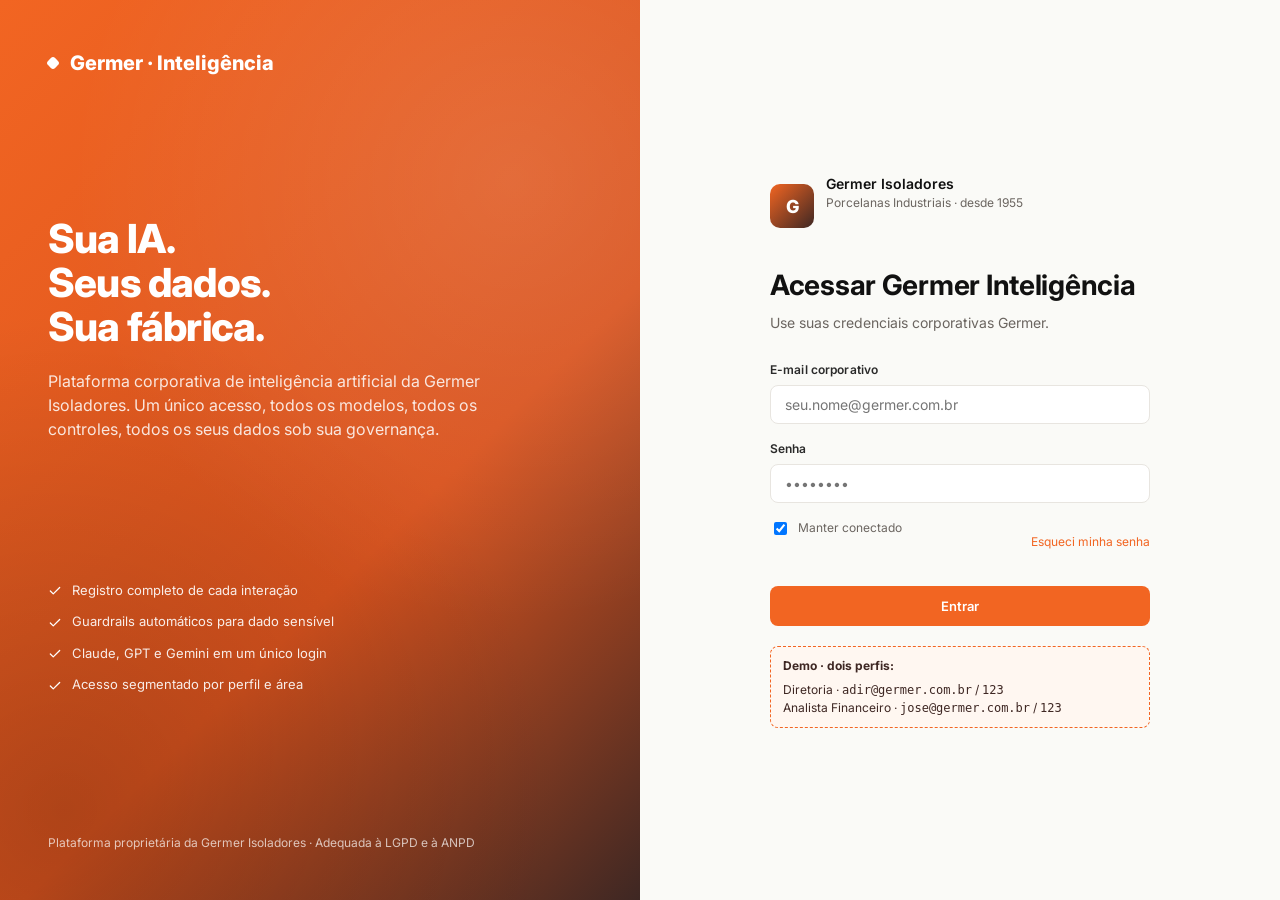
<file: mockups/germer-plataforma-v3.html>
<!doctype html>
<html lang="pt-BR">
<head>
<meta charset="utf-8">
<meta name="viewport" content="width=device-width, initial-scale=1">
<title>Germer Inteligência</title>
<link rel="preconnect" href="https://fonts.googleapis.com">
<link rel="preconnect" href="https://fonts.gstatic.com" crossorigin>
<link href="https://fonts.googleapis.com/css2?family=Inter:wght@400;500;600;700;800&display=swap" rel="stylesheet">
<style>
  *, *::before, *::after { box-sizing: border-box; }
  html, body { margin: 0; padding: 0; height: 100%; }
  body {
    font-family: 'Inter', system-ui, -apple-system, Segoe UI, sans-serif;
    background: var(--bg);
    color: var(--ink);
    font-size: 14px;
    line-height: 1.5;
    -webkit-font-smoothing: antialiased;
  }
  :root {
    --orange: #F26522;
    --orange-dark: #D9531E;
    --orange-soft: #FEF0E7;
    --orange-softer: #FFF7F1;
    --brown: #3E2723;
    --brown-2: #5D4037;
    --ink: #111111;
    --ink-2: #2A2A2A;
    --muted: #6B6560;
    --muted-2: #9A948E;
    --bg: #FAFAF7;
    --card: #FFFFFF;
    --card-2: #FCFAF6;
    --border: #E8E5E0;
    --border-soft: #F1EEE9;
    --green: #16A34A;
    --green-soft: #DCFCE7;
    --yellow: #B45309;
    --yellow-soft: #FEF3C7;
    --red: #DC2626;
    --red-soft: #FEE2E2;
    --blue: #2563EB;
    --blue-soft: #DBEAFE;
    --purple: #7C3AED;
    --purple-soft: #EDE9FE;
    --radius: 10px;
    --radius-sm: 8px;
    --radius-lg: 14px;
    --shadow: 0 1px 3px rgba(15,15,15,0.04), 0 1px 2px rgba(15,15,15,0.03);
    --shadow-md: 0 4px 12px rgba(15,15,15,0.06), 0 2px 4px rgba(15,15,15,0.04);
    --shadow-lg: 0 16px 40px rgba(15,15,15,0.12), 0 4px 12px rgba(15,15,15,0.06);
  }
  h1,h2,h3,h4 { margin: 0; font-weight: 700; letter-spacing: -0.01em; color: var(--ink); }
  h1 { font-size: 24px; }
  h2 { font-size: 18px; }
  h3 { font-size: 15px; }
  h4 { font-size: 13px; text-transform: uppercase; letter-spacing: 0.08em; color: var(--muted); font-weight: 600; }
  p { margin: 0; }
  button { font-family: inherit; cursor: pointer; border: 0; background: none; color: inherit; padding: 0; }
  input, textarea, select { font-family: inherit; font-size: inherit; color: var(--ink); }
  input:focus, textarea:focus, select:focus { outline: none; }
  a { color: var(--orange); text-decoration: none; }

  /* utilities */
  .row { display: flex; align-items: center; }
  .col { display: flex; flex-direction: column; }
  .gap-2 { gap: 8px; } .gap-3 { gap: 12px; } .gap-4 { gap: 16px; } .gap-6 { gap: 24px; }
  .grow { flex: 1; }
  .num { font-variant-numeric: tabular-nums; }
  .muted { color: var(--muted); }
  .small { font-size: 12px; }
  .xs { font-size: 11px; }
  .strong { font-weight: 600; }
  .mono { font-family: ui-monospace, 'SF Mono', Menlo, monospace; }

  /* buttons */
  .btn {
    display: inline-flex; align-items: center; gap: 8px;
    padding: 8px 14px; border-radius: var(--radius-sm);
    font-weight: 600; font-size: 13px;
    transition: all .15s;
    white-space: nowrap;
  }
  .btn-primary { background: var(--orange); color: #fff; }
  .btn-primary:hover { background: var(--orange-dark); }
  .btn-ghost { background: transparent; color: var(--ink); border: 1px solid var(--border); }
  .btn-ghost:hover { background: var(--orange-softer); border-color: var(--orange); color: var(--orange-dark); }
  .btn-dark { background: var(--ink); color: #fff; }
  .btn-dark:hover { background: var(--ink-2); }
  .btn-sm { padding: 6px 10px; font-size: 12px; }
  .btn-icon { padding: 8px; }

  /* icon buttons */
  .icon-btn {
    width: 32px; height: 32px; border-radius: 8px;
    display: inline-flex; align-items: center; justify-content: center;
    color: var(--muted); transition: all .15s;
  }
  .icon-btn:hover { background: var(--border-soft); color: var(--ink); }
  .icon-btn svg { width: 16px; height: 16px; }

  /* badges */
  .badge {
    display: inline-flex; align-items: center; gap: 6px;
    padding: 3px 8px; border-radius: 999px;
    font-size: 11px; font-weight: 600; letter-spacing: 0.02em;
    white-space: nowrap;
  }
  .badge-orange { background: var(--orange-soft); color: var(--orange-dark); }
  .badge-green { background: var(--green-soft); color: #166534; }
  .badge-yellow { background: var(--yellow-soft); color: var(--yellow); }
  .badge-red { background: var(--red-soft); color: var(--red); }
  .badge-blue { background: var(--blue-soft); color: #1E40AF; }
  .badge-purple { background: var(--purple-soft); color: #5B21B6; }
  .badge-gray { background: var(--border-soft); color: var(--muted); }
  .badge-dark { background: var(--ink); color: #fff; }
  .badge-dot { width: 6px; height: 6px; border-radius: 999px; background: currentColor; display: inline-block; }

  /* cards */
  .card {
    background: var(--card);
    border: 1px solid var(--border);
    border-radius: var(--radius);
    box-shadow: var(--shadow);
  }
  .card-body { padding: 20px; }
  .card-header {
    padding: 16px 20px;
    border-bottom: 1px solid var(--border-soft);
    display: flex; align-items: center; justify-content: space-between;
  }

  /* inputs */
  .input {
    padding: 10px 14px;
    border: 1px solid var(--border);
    border-radius: var(--radius-sm);
    background: #fff;
    font-size: 14px;
    transition: border .15s, box-shadow .15s;
    width: 100%;
  }
  .input:focus { border-color: var(--orange); box-shadow: 0 0 0 3px rgba(242,101,34,.12); }
  .label {
    display: block; font-size: 12px; font-weight: 600;
    color: var(--ink-2); margin-bottom: 6px; letter-spacing: 0.01em;
  }
  .select {
    padding: 8px 32px 8px 12px;
    border: 1px solid var(--border);
    border-radius: var(--radius-sm);
    background: #fff url("data:image/svg+xml;utf8,<svg xmlns='http://www.w3.org/2000/svg' width='12' height='12' viewBox='0 0 24 24' fill='none' stroke='%236B6560' stroke-width='2'><polyline points='6 9 12 15 18 9'/></svg>") no-repeat right 10px center;
    appearance: none;
    font-size: 13px;
    cursor: pointer;
  }

  /* avatar */
  .avatar {
    width: 32px; height: 32px; border-radius: 999px;
    display: inline-flex; align-items: center; justify-content: center;
    font-weight: 700; font-size: 12px; color: #fff;
    flex-shrink: 0;
  }
  .avatar-lg { width: 40px; height: 40px; font-size: 14px; }
  .avatar-xl { width: 56px; height: 56px; font-size: 18px; }

  /* ================== LOGIN ================== */
  .login-wrap {
    display: grid; grid-template-columns: 1fr 1fr;
    min-height: 100vh;
  }
  .login-hero {
    background: linear-gradient(135deg, #F26522 0%, #D9531E 60%, #3E2723 100%);
    color: #fff; padding: 48px; position: relative;
    display: flex; flex-direction: column; justify-content: space-between;
    overflow: hidden;
  }
  .login-hero::before {
    content: ''; position: absolute; inset: 0;
    background: radial-gradient(circle at 80% 20%, rgba(255,255,255,.12), transparent 50%),
                radial-gradient(circle at 10% 90%, rgba(0,0,0,.2), transparent 50%);
    pointer-events: none;
  }
  .login-brand { position: relative; z-index: 1; }
  .brand-mark {
    display: flex; align-items: center; gap: 12px;
    font-weight: 800; font-size: 20px;
  }
  .brand-mark .dot { width: 10px; height: 10px; background: #fff; border-radius: 3px; transform: rotate(45deg); }
  .login-tag { position: relative; z-index: 1; }
  .login-tag h2 { color: #fff; font-size: 40px; line-height: 1.1; letter-spacing: -0.02em; font-weight: 800; }
  .login-tag p { color: rgba(255,255,255,.85); margin-top: 20px; font-size: 16px; max-width: 480px; }
  .login-features { position: relative; z-index: 1; display: grid; gap: 12px; }
  .login-feat { display: flex; align-items: center; gap: 10px; color: rgba(255,255,255,.9); font-size: 13px; }
  .login-feat svg { width: 16px; height: 16px; color: #fff; }
  .login-form-wrap {
    display: flex; align-items: center; justify-content: center;
    padding: 48px;
  }
  .login-form { width: 100%; max-width: 380px; }
  .login-form h1 { font-size: 28px; margin-bottom: 6px; }
  .login-form .muted { margin-bottom: 28px; }
  .login-form .field { margin-bottom: 16px; }
  .login-error {
    background: var(--red-soft); color: var(--red);
    padding: 10px 12px; border-radius: var(--radius-sm);
    font-size: 12px; margin-bottom: 16px; display: none;
  }
  .login-error.show { display: block; }
  .login-hint {
    background: var(--orange-softer); border: 1px dashed var(--orange);
    padding: 10px 12px; border-radius: var(--radius-sm);
    font-size: 12px; color: var(--brown); margin-top: 20px;
  }
  .login-footer {
    position: relative; z-index: 1;
    color: rgba(255,255,255,.7); font-size: 12px;
  }

  /* ================== SHELL ================== */
  .shell {
    display: grid;
    grid-template-columns: 240px 1fr;
    height: 100vh; overflow: hidden;
  }
  .sidebar {
    background: #fff; border-right: 1px solid var(--border);
    display: flex; flex-direction: column;
  }
  .sidebar-brand {
    padding: 18px 20px; border-bottom: 1px solid var(--border-soft);
    display: flex; align-items: center; gap: 10px;
  }
  .sidebar-brand .logo-square {
    width: 32px; height: 32px; border-radius: 8px;
    background: linear-gradient(135deg, #F26522, #D9531E);
    display: flex; align-items: center; justify-content: center;
    color: #fff; font-weight: 800; font-size: 14px;
  }
  .sidebar-brand .brand-text { font-weight: 700; font-size: 14px; line-height: 1.2; }
  .sidebar-brand .brand-text small { display: block; font-size: 10px; color: var(--muted); font-weight: 500; text-transform: uppercase; letter-spacing: 0.08em; }
  .nav { padding: 12px 10px; flex: 1; overflow-y: auto; }
  .nav-section { font-size: 10px; color: var(--muted-2); text-transform: uppercase; letter-spacing: 0.1em; padding: 12px 12px 6px; font-weight: 700; }
  .nav-item {
    display: flex; align-items: center; gap: 10px;
    padding: 8px 12px; margin: 1px 0;
    border-radius: 8px;
    color: var(--ink-2); font-weight: 500; font-size: 13px;
    cursor: pointer; transition: all .12s;
    position: relative;
  }
  .nav-item:hover { background: var(--border-soft); }
  .nav-item.active { background: var(--orange-soft); color: var(--orange-dark); font-weight: 600; }
  .nav-item.active::before {
    content: ''; position: absolute; left: -10px; top: 6px; bottom: 6px;
    width: 3px; background: var(--orange); border-radius: 0 3px 3px 0;
  }
  .nav-item svg { width: 16px; height: 16px; color: currentColor; opacity: .85; }
  .nav-item .nav-badge {
    margin-left: auto; background: var(--orange); color: #fff;
    font-size: 10px; padding: 1px 6px; border-radius: 999px; font-weight: 700;
  }
  .sidebar-footer {
    padding: 12px; border-top: 1px solid var(--border-soft);
    display: flex; align-items: center; gap: 10px;
    cursor: pointer; transition: background .12s;
    position: relative;
  }
  .sidebar-footer:hover { background: var(--border-soft); }
  .sidebar-footer .user-name { font-weight: 600; font-size: 13px; line-height: 1.2; }
  .sidebar-footer .user-role { font-size: 11px; color: var(--muted); }
  .user-menu {
    position: absolute; bottom: calc(100% + 4px); left: 12px; right: 12px;
    background: #fff; border: 1px solid var(--border); border-radius: 10px;
    box-shadow: var(--shadow-lg); padding: 6px; display: none; z-index: 10;
  }
  .user-menu.open { display: block; }
  .user-menu button {
    display: flex; align-items: center; gap: 8px; width: 100%;
    padding: 8px 10px; border-radius: 6px; font-size: 13px; color: var(--ink-2);
  }
  .user-menu button:hover { background: var(--border-soft); }
  .user-menu button.danger { color: var(--red); }
  .user-menu button.danger:hover { background: var(--red-soft); }
  .user-menu svg { width: 14px; height: 14px; }

  .main { display: flex; flex-direction: column; overflow: hidden; }
  .topbar {
    height: 60px; padding: 0 24px;
    border-bottom: 1px solid var(--border);
    background: #fff;
    display: flex; align-items: center; gap: 16px;
  }
  .breadcrumb { font-size: 13px; color: var(--muted); }
  .breadcrumb .sep { margin: 0 6px; color: var(--muted-2); }
  .breadcrumb .current { color: var(--ink); font-weight: 600; }
  .search {
    display: flex; align-items: center; gap: 8px;
    padding: 6px 12px; border: 1px solid var(--border); border-radius: 8px;
    background: var(--card-2); width: 320px; color: var(--muted);
  }
  .search input { background: transparent; border: 0; width: 100%; font-size: 13px; padding: 2px 0; }
  .search svg { width: 14px; height: 14px; }
  .search kbd { font-size: 10px; padding: 2px 5px; border: 1px solid var(--border); border-radius: 4px; background: #fff; color: var(--muted); font-family: inherit; }
  .topbar-right { display: flex; align-items: center; gap: 8px; margin-left: auto; }
  .bell-wrap { position: relative; }
  .bell-dot {
    position: absolute; top: 4px; right: 4px;
    width: 8px; height: 8px; background: var(--orange); border-radius: 999px;
    border: 2px solid #fff;
  }

  .content {
    flex: 1; overflow-y: auto; padding: 28px;
  }
  .page-header {
    display: flex; align-items: end; justify-content: space-between; margin-bottom: 24px; gap: 16px;
  }
  .page-header .subtitle { color: var(--muted); margin-top: 4px; font-size: 13px; }

  /* ================== DASHBOARD ================== */
  .kpi-grid {
    display: grid; grid-template-columns: repeat(4, 1fr); gap: 16px; margin-bottom: 20px;
  }
  .kpi {
    padding: 18px;
    background: #fff; border: 1px solid var(--border); border-radius: var(--radius);
    box-shadow: var(--shadow);
    position: relative; overflow: hidden;
  }
  .kpi-label { font-size: 12px; color: var(--muted); font-weight: 600; text-transform: uppercase; letter-spacing: 0.06em; }
  .kpi-value { font-size: 28px; font-weight: 800; margin: 6px 0; letter-spacing: -0.02em; }
  .kpi-value .unit { font-size: 14px; color: var(--muted); font-weight: 500; margin-left: 2px; }
  .kpi-delta {
    display: inline-flex; align-items: center; gap: 4px;
    font-size: 12px; font-weight: 600;
  }
  .kpi-delta.up { color: var(--green); }
  .kpi-delta.down { color: var(--red); }
  .kpi-delta svg { width: 12px; height: 12px; }
  .kpi-icon {
    position: absolute; top: 16px; right: 16px;
    width: 34px; height: 34px; border-radius: 8px;
    display: flex; align-items: center; justify-content: center;
    background: var(--orange-soft); color: var(--orange-dark);
  }
  .kpi-icon svg { width: 16px; height: 16px; }

  .dashboard-grid {
    display: grid; grid-template-columns: 1.7fr 1fr; gap: 16px;
  }
  .chart-card { padding: 20px; }
  .chart-title { display: flex; align-items: center; justify-content: space-between; margin-bottom: 18px; }
  .chart-title h3 { font-size: 15px; }

  .bar-row { display: flex; align-items: center; gap: 12px; padding: 8px 0; }
  .bar-label { width: 100px; font-size: 12px; font-weight: 600; color: var(--ink-2); }
  .bar-track { flex: 1; height: 8px; background: var(--border-soft); border-radius: 999px; overflow: hidden; }
  .bar-fill { height: 100%; background: linear-gradient(90deg, #F26522, #D9531E); border-radius: 999px; }
  .bar-value { width: 62px; text-align: right; font-size: 12px; font-weight: 600; color: var(--muted); font-variant-numeric: tabular-nums; }

  .donut-wrap { display: flex; align-items: center; gap: 20px; }
  .donut-center {
    text-align: center; font-size: 11px; color: var(--muted);
  }
  .donut-legend { flex: 1; }
  .donut-legend .lg-row { display: flex; align-items: center; gap: 10px; padding: 6px 0; font-size: 12px; }
  .donut-legend .lg-dot { width: 10px; height: 10px; border-radius: 3px; }
  .donut-legend .lg-val { margin-left: auto; font-weight: 600; color: var(--muted); font-variant-numeric: tabular-nums; }

  .cases-list { margin-top: -8px; }
  .case-row {
    display: grid; grid-template-columns: 1fr 100px 90px;
    align-items: center; gap: 12px;
    padding: 12px 0; border-top: 1px solid var(--border-soft); font-size: 13px;
  }
  .case-row:first-child { border-top: 0; }
  .case-title { font-weight: 600; }
  .case-area { color: var(--muted); font-size: 12px; }
  .case-hours { text-align: right; font-weight: 700; color: var(--green); font-variant-numeric: tabular-nums; }

  .alert-item {
    display: flex; gap: 12px; padding: 12px; border-radius: 8px;
    border: 1px solid var(--border-soft); margin-bottom: 8px;
  }
  .alert-item .alert-icon {
    width: 32px; height: 32px; border-radius: 8px; flex-shrink: 0;
    display: flex; align-items: center; justify-content: center;
  }
  .alert-item .alert-icon svg { width: 14px; height: 14px; }
  .alert-item.warn .alert-icon { background: var(--yellow-soft); color: var(--yellow); }
  .alert-item.crit .alert-icon { background: var(--red-soft); color: var(--red); }
  .alert-item.info .alert-icon { background: var(--blue-soft); color: var(--blue); }
  .alert-title { font-size: 13px; font-weight: 600; margin-bottom: 2px; }
  .alert-meta { font-size: 11px; color: var(--muted); }

  /* ================== CHAT ================== */
  .chat-shell {
    display: grid; grid-template-columns: 260px 1fr 300px;
    height: 100%; background: #fff;
  }
  .chat-side {
    border-right: 1px solid var(--border); display: flex; flex-direction: column;
    background: var(--card-2);
  }
  .chat-side-head { padding: 16px; border-bottom: 1px solid var(--border-soft); }
  .chat-side-head .btn { width: 100%; justify-content: center; }
  .chat-list { flex: 1; overflow-y: auto; padding: 8px; }
  .chat-list-group { padding: 12px 8px 4px; font-size: 10px; font-weight: 700; text-transform: uppercase; letter-spacing: 0.08em; color: var(--muted-2); }
  .chat-item {
    padding: 10px 12px; border-radius: 8px; cursor: pointer;
    display: flex; flex-direction: column; gap: 2px;
    transition: background .12s;
  }
  .chat-item:hover { background: var(--border-soft); }
  .chat-item.active { background: var(--orange-soft); }
  .chat-item.active .chat-item-title { color: var(--orange-dark); }
  .chat-item-title { font-size: 13px; font-weight: 600; overflow: hidden; text-overflow: ellipsis; white-space: nowrap; }
  .chat-item-meta { font-size: 11px; color: var(--muted); }

  .chat-main { display: flex; flex-direction: column; height: 100%; overflow: hidden; }
  .chat-head {
    padding: 14px 20px; border-bottom: 1px solid var(--border);
    display: flex; align-items: center; gap: 14px;
    background: #fff;
  }
  .chat-title-input {
    font-weight: 600; font-size: 15px; border: 0; background: transparent; padding: 4px 6px;
    border-radius: 6px; flex: 1; max-width: 400px;
  }
  .chat-title-input:hover { background: var(--border-soft); }
  .chat-title-input:focus { background: var(--border-soft); }
  .model-picker {
    position: relative; margin-left: auto;
  }
  .model-btn {
    display: flex; align-items: center; gap: 8px;
    padding: 6px 12px; border: 1px solid var(--border); border-radius: 8px;
    font-size: 12px; font-weight: 600; color: var(--ink-2);
    background: #fff;
  }
  .model-btn:hover { border-color: var(--orange); }
  .model-btn .model-dot { width: 8px; height: 8px; border-radius: 999px; background: var(--orange); }
  .model-btn svg { width: 12px; height: 12px; color: var(--muted); }
  .model-menu {
    position: absolute; top: calc(100% + 4px); right: 0;
    background: #fff; border: 1px solid var(--border); border-radius: 10px;
    box-shadow: var(--shadow-lg); padding: 6px; min-width: 260px; display: none; z-index: 20;
  }
  .model-menu.open { display: block; }
  .model-opt {
    padding: 10px 12px; border-radius: 8px; cursor: pointer;
    display: flex; flex-direction: column; gap: 2px;
  }
  .model-opt:hover { background: var(--border-soft); }
  .model-opt.selected { background: var(--orange-soft); }
  .model-opt .row { display: flex; align-items: center; gap: 8px; }
  .model-opt .name { font-weight: 600; font-size: 13px; }
  .model-opt .desc { font-size: 11px; color: var(--muted); }

  .chat-msgs { flex: 1; overflow-y: auto; padding: 24px 40px; background: var(--card-2); }
  .msg-group { max-width: 820px; margin: 0 auto 24px; }
  .msg {
    display: flex; gap: 12px; padding: 14px 16px;
    border-radius: var(--radius);
  }
  .msg.user { background: transparent; }
  .msg.ai { background: #fff; border: 1px solid var(--border); box-shadow: var(--shadow); }
  .msg .msg-avatar { width: 32px; height: 32px; border-radius: 8px; flex-shrink: 0; display: flex; align-items: center; justify-content: center; font-weight: 700; font-size: 12px; }
  .msg.user .msg-avatar { background: linear-gradient(135deg, #F26522, #D9531E); color: #fff; }
  .msg.ai .msg-avatar { background: var(--ink); color: #fff; }
  .msg-body { flex: 1; }
  .msg-head { display: flex; align-items: center; gap: 8px; margin-bottom: 6px; font-size: 12px; }
  .msg-head .name { font-weight: 700; color: var(--ink); }
  .msg-head .meta { color: var(--muted); }
  .msg-text { font-size: 14px; line-height: 1.65; color: var(--ink-2); white-space: pre-wrap; }
  .msg-text strong { color: var(--ink); font-weight: 700; }
  .msg-text ul { margin: 8px 0; padding-left: 22px; }
  .msg-text li { margin: 3px 0; }
  .msg-actions { margin-top: 12px; display: flex; gap: 4px; flex-wrap: wrap; }
  .msg-actions .icon-btn { width: 28px; height: 28px; }
  .msg-actions .icon-btn.saved { background: var(--orange-soft); color: var(--orange-dark); }
  .typing { display: inline-flex; gap: 3px; align-items: center; padding: 4px 0; }
  .typing span {
    width: 6px; height: 6px; background: var(--muted-2); border-radius: 999px;
    animation: bounce 1.2s infinite;
  }
  .typing span:nth-child(2) { animation-delay: .2s; }
  .typing span:nth-child(3) { animation-delay: .4s; }
  @keyframes bounce { 0%, 60%, 100% { transform: translateY(0); opacity: .5; } 30% { transform: translateY(-4px); opacity: 1; } }

  .chat-composer {
    padding: 16px 40px 24px; background: var(--card-2); border-top: 1px solid var(--border);
  }
  .composer-inner {
    max-width: 820px; margin: 0 auto;
    background: #fff; border: 1px solid var(--border); border-radius: 14px;
    box-shadow: var(--shadow-md);
    padding: 8px 8px 8px 16px;
    display: flex; flex-direction: column; gap: 6px;
    transition: border .15s, box-shadow .15s;
  }
  .composer-inner:focus-within { border-color: var(--orange); box-shadow: 0 0 0 3px rgba(242,101,34,.10); }
  .composer-textarea {
    border: 0; background: transparent; padding: 10px 4px; font-size: 14px; width: 100%;
    resize: none; min-height: 24px; max-height: 200px; line-height: 1.5;
  }
  .composer-row { display: flex; align-items: center; gap: 4px; }
  .composer-row .btn-send {
    background: var(--orange); color: #fff;
    width: 34px; height: 34px; border-radius: 8px;
    display: flex; align-items: center; justify-content: center;
    margin-left: auto;
  }
  .composer-row .btn-send:disabled { background: var(--border); cursor: not-allowed; color: var(--muted-2); }
  .composer-row .btn-send svg { width: 14px; height: 14px; }
  .composer-hint {
    max-width: 820px; margin: 8px auto 0;
    font-size: 11px; color: var(--muted); display: flex; align-items: center; justify-content: space-between;
  }

  .chat-context { border-left: 1px solid var(--border); overflow-y: auto; background: var(--card-2); }
  .ctx-section { padding: 18px 20px; border-bottom: 1px solid var(--border-soft); }
  .ctx-section h4 { margin-bottom: 12px; font-size: 11px; }
  .source-row {
    display: flex; align-items: center; gap: 10px;
    padding: 8px 10px; border-radius: 8px; background: #fff;
    border: 1px solid var(--border-soft); margin-bottom: 6px;
  }
  .source-row .src-icon { width: 28px; height: 28px; border-radius: 6px; background: var(--orange-soft); color: var(--orange-dark); display: flex; align-items: center; justify-content: center; }
  .source-row .src-icon svg { width: 14px; height: 14px; }
  .source-row .src-name { flex: 1; font-size: 12px; font-weight: 600; }
  .source-row .src-desc { font-size: 10px; color: var(--muted); }
  .toggle {
    width: 30px; height: 18px; background: var(--border); border-radius: 999px;
    position: relative; cursor: pointer; transition: background .15s;
  }
  .toggle::after {
    content: ''; position: absolute; top: 2px; left: 2px;
    width: 14px; height: 14px; background: #fff; border-radius: 999px;
    transition: left .15s; box-shadow: 0 1px 2px rgba(0,0,0,.15);
  }
  .toggle.on { background: var(--orange); }
  .toggle.on::after { left: 14px; }

  .guardrail { display: inline-flex; align-items: center; gap: 5px; padding: 4px 8px; margin: 2px 4px 2px 0; background: var(--green-soft); color: #166534; border-radius: 6px; font-size: 11px; font-weight: 600; }
  .guardrail svg { width: 10px; height: 10px; }
  .prompt-suggestion {
    display: block; width: 100%; text-align: left;
    padding: 10px 12px; margin-bottom: 6px;
    background: #fff; border: 1px solid var(--border-soft); border-radius: 8px;
    font-size: 12px; color: var(--ink-2); cursor: pointer; transition: all .12s;
  }
  .prompt-suggestion:hover { border-color: var(--orange); background: var(--orange-softer); }

  /* ================== TABLE ================== */
  .table { width: 100%; border-collapse: collapse; font-size: 13px; }
  .table th {
    text-align: left; font-weight: 600; font-size: 11px;
    color: var(--muted); text-transform: uppercase; letter-spacing: 0.06em;
    padding: 12px 14px; border-bottom: 1px solid var(--border);
    background: var(--card-2);
  }
  .table td {
    padding: 12px 14px; border-bottom: 1px solid var(--border-soft);
    color: var(--ink-2);
  }
  .table tr:hover td { background: var(--card-2); }
  .table tr:last-child td { border-bottom: 0; }
  .table .num-cell { font-variant-numeric: tabular-nums; text-align: right; }

  /* ================== FILTER BAR ================== */
  .filter-bar {
    display: flex; align-items: center; gap: 8px; margin-bottom: 16px; flex-wrap: wrap;
  }
  .filter-bar .search { width: 260px; }

  /* ================== MODAL ================== */
  .modal-backdrop {
    position: fixed; inset: 0; background: rgba(17,17,17,.5);
    display: flex; align-items: center; justify-content: center;
    z-index: 100; padding: 24px;
    animation: fadeIn .15s ease-out;
  }
  @keyframes fadeIn { from { opacity: 0; } to { opacity: 1; } }
  .modal {
    background: #fff; border-radius: 14px; box-shadow: var(--shadow-lg);
    max-width: 600px; width: 100%; max-height: 90vh; overflow: hidden;
    display: flex; flex-direction: column;
    animation: slideUp .2s ease-out;
  }
  @keyframes slideUp { from { transform: translateY(10px); opacity: 0; } to { transform: translateY(0); opacity: 1; } }
  .modal.wide { max-width: 780px; }
  .modal-head {
    padding: 20px 24px; border-bottom: 1px solid var(--border-soft);
    display: flex; align-items: center; justify-content: space-between;
  }
  .modal-head h2 { font-size: 17px; }
  .modal-body { padding: 24px; overflow-y: auto; }
  .modal-foot { padding: 16px 24px; border-top: 1px solid var(--border-soft); display: flex; justify-content: flex-end; gap: 8px; }

  /* ================== HISTORICO ================== */
  .saved-grid {
    display: grid; grid-template-columns: repeat(auto-fill, minmax(320px, 1fr)); gap: 16px;
  }
  .saved-card {
    background: #fff; border: 1px solid var(--border); border-radius: var(--radius);
    padding: 16px; display: flex; flex-direction: column; gap: 10px;
    box-shadow: var(--shadow); transition: border .15s, box-shadow .15s;
  }
  .saved-card:hover { border-color: var(--orange); box-shadow: var(--shadow-md); }
  .saved-q { font-size: 13px; font-weight: 700; color: var(--ink); line-height: 1.4; }
  .saved-a { font-size: 12px; color: var(--muted); line-height: 1.55; display: -webkit-box; -webkit-line-clamp: 3; -webkit-box-orient: vertical; overflow: hidden; }
  .saved-foot { display: flex; align-items: center; gap: 8px; font-size: 11px; color: var(--muted); }

  /* ================== GOVERNANCA ================== */
  .gov-grid { display: grid; grid-template-columns: 1fr 1fr; gap: 16px; }
  .gov-card { padding: 20px; }
  .committee-row {
    display: flex; align-items: center; gap: 12px; padding: 10px 0;
    border-top: 1px solid var(--border-soft);
  }
  .committee-row:first-of-type { border-top: 0; }
  .incident-row {
    display: flex; align-items: start; gap: 12px; padding: 12px 0;
    border-top: 1px solid var(--border-soft);
  }
  .incident-row:first-of-type { border-top: 0; }
  .incident-icon { width: 32px; height: 32px; border-radius: 8px; flex-shrink: 0; display: flex; align-items: center; justify-content: center; }

  /* ================== CONFIG ================== */
  .config-section { padding: 24px; margin-bottom: 16px; }
  .config-section h3 { margin-bottom: 4px; }
  .config-section .desc { color: var(--muted); font-size: 13px; margin-bottom: 20px; }
  .field-row { display: grid; grid-template-columns: 220px 1fr; gap: 24px; padding: 14px 0; border-top: 1px solid var(--border-soft); align-items: center; }
  .field-row:first-of-type { border-top: 0; }
  .field-row .field-label { font-weight: 600; font-size: 13px; }
  .field-row .field-help { color: var(--muted); font-size: 12px; margin-top: 2px; }

  /* misc */
  .empty-state { text-align: center; padding: 60px 20px; color: var(--muted); }
  .divider { height: 1px; background: var(--border-soft); margin: 16px 0; }
  .scrollbar::-webkit-scrollbar { width: 8px; height: 8px; }
  .scrollbar::-webkit-scrollbar-track { background: transparent; }
  .scrollbar::-webkit-scrollbar-thumb { background: var(--border); border-radius: 999px; }
  .scrollbar::-webkit-scrollbar-thumb:hover { background: var(--muted-2); }

  /* ================== EVOLUÇÃO DA IA v3 ================== */
  .evo-hero {
    position: relative; overflow: hidden;
    padding: 40px 44px;
    background: linear-gradient(135deg, #1A0F0A 0%, #3E2723 55%, #D9531E 100%);
    color: #fff; border-radius: 18px;
    margin-bottom: 24px;
  }
  .evo-hero::before {
    content: ''; position: absolute; inset: 0;
    background:
      radial-gradient(circle at 90% 10%, rgba(255,255,255,.10), transparent 45%),
      radial-gradient(circle at 15% 90%, rgba(242,101,34,.35), transparent 45%);
    pointer-events: none;
  }
  .evo-hero-inner { position: relative; z-index: 1; display: grid; grid-template-columns: 1.4fr 1fr; gap: 40px; align-items: center; }
  .evo-hero h1 { color: #fff; font-size: 34px; line-height: 1.15; letter-spacing: -0.02em; font-weight: 800; margin-bottom: 14px; }
  .evo-hero .lead { font-size: 15px; line-height: 1.65; color: rgba(255,255,255,.85); max-width: 560px; }
  .evo-hero .lead strong { color: #fff; background: linear-gradient(120deg, transparent 0%, rgba(242,101,34,.35) 0%); padding: 0 3px; }
  .evo-hero-side {
    background: rgba(255,255,255,.06); backdrop-filter: blur(6px);
    padding: 20px; border-radius: 14px; border: 1px solid rgba(255,255,255,.14);
  }
  .evo-hero-side h4 { color: rgba(255,255,255,.7); margin-bottom: 10px; }
  .evo-hero-side .big { font-size: 34px; font-weight: 800; letter-spacing: -0.02em; color: #fff; margin-bottom: 4px; }
  .evo-hero-side .small { color: rgba(255,255,255,.75); }

  .evo-section { margin-bottom: 24px; }
  .evo-section-head { display: flex; align-items: end; justify-content: space-between; margin-bottom: 14px; }
  .evo-section-head h2 { font-size: 18px; letter-spacing: -0.01em; }
  .evo-section-head .kicker {
    font-size: 10px; font-weight: 800; letter-spacing: 0.12em;
    color: var(--orange); text-transform: uppercase; margin-bottom: 4px;
  }
  .evo-section-head .sub { font-size: 13px; color: var(--muted); margin-top: 4px; max-width: 720px; }

  .precedent-grid { display: grid; grid-template-columns: repeat(3, 1fr); gap: 14px; }
  .precedent {
    padding: 20px; background: #fff; border: 1px solid var(--border); border-radius: 12px;
    display: flex; flex-direction: column; gap: 10px; position: relative; overflow: hidden;
  }
  .precedent::before {
    content: ''; position: absolute; top: 0; left: 0; width: 3px; height: 100%; background: var(--orange);
  }
  .precedent .price { font-size: 22px; font-weight: 800; letter-spacing: -0.02em; color: var(--ink); }
  .precedent .buyer { font-size: 12px; color: var(--muted); font-weight: 600; text-transform: uppercase; letter-spacing: 0.06em; }
  .precedent .what { font-size: 13px; color: var(--ink-2); line-height: 1.5; }
  .precedent .why { font-size: 12px; color: var(--muted); border-top: 1px dashed var(--border); padding-top: 10px; }

  .asset-grid { display: grid; grid-template-columns: repeat(4, 1fr); gap: 12px; margin-bottom: 12px; }
  .asset-stat {
    padding: 18px; background: #fff; border: 1px solid var(--border); border-radius: 12px;
  }
  .asset-stat .n { font-size: 26px; font-weight: 800; letter-spacing: -0.02em; color: var(--ink); font-variant-numeric: tabular-nums; }
  .asset-stat .lbl { font-size: 11px; color: var(--muted); font-weight: 700; text-transform: uppercase; letter-spacing: 0.06em; margin-top: 4px; }
  .asset-stat .growth { display: inline-flex; align-items: center; gap: 4px; font-size: 11px; color: var(--green); font-weight: 700; margin-top: 6px; }

  .dim-grid { display: grid; grid-template-columns: repeat(2, 1fr); gap: 14px; }
  .dim-card {
    padding: 22px; background: #fff; border: 1px solid var(--border); border-radius: 14px;
    display: flex; flex-direction: column; gap: 14px; position: relative;
    transition: transform .18s, box-shadow .18s, border .18s;
  }
  .dim-card:hover { transform: translateY(-2px); box-shadow: var(--shadow-md); border-color: var(--orange); }
  .dim-card .dim-head { display: flex; align-items: center; gap: 12px; }
  .dim-card .dim-icon {
    width: 42px; height: 42px; border-radius: 11px;
    background: linear-gradient(135deg, #F26522, #3E2723); color: #fff;
    display: flex; align-items: center; justify-content: center; flex-shrink: 0;
  }
  .dim-card .dim-icon svg { width: 20px; height: 20px; }
  .dim-card .dim-num {
    position: absolute; top: 16px; right: 20px;
    font-size: 40px; font-weight: 800; color: var(--border);
    line-height: 1; letter-spacing: -0.03em;
  }
  .dim-card h3 { font-size: 16px; letter-spacing: -0.01em; }
  .dim-card .dim-lead {
    font-size: 13px; color: var(--ink-2); line-height: 1.6;
  }
  .dim-card .dim-lead strong { color: var(--ink); }
  .dim-card .dim-examples {
    background: var(--card-2); border-radius: 10px; padding: 12px 14px;
    display: flex; flex-direction: column; gap: 8px;
  }
  .dim-card .dim-ex {
    display: flex; gap: 10px; font-size: 12px; line-height: 1.5; color: var(--ink-2);
  }
  .dim-card .dim-ex::before {
    content: ''; width: 4px; height: 4px; background: var(--orange); border-radius: 999px;
    flex-shrink: 0; margin-top: 8px;
  }

  .value-curve-card { padding: 24px; }
  .value-curve-legend { display: flex; gap: 20px; margin-top: 14px; font-size: 12px; }
  .value-curve-legend .lg { display: flex; align-items: center; gap: 6px; color: var(--muted); }
  .value-curve-legend .lg .sw { width: 12px; height: 12px; border-radius: 3px; }

  .risk-block {
    padding: 28px; border-radius: 14px;
    background: linear-gradient(135deg, #FFF7F1 0%, #FEF0E7 100%);
    border: 1px solid #FBCFB1;
  }
  .risk-grid { display: grid; grid-template-columns: 1fr 1fr; gap: 20px; align-items: start; }
  .risk-title {
    display: inline-flex; align-items: center; gap: 8px;
    padding: 6px 12px; border-radius: 999px;
    background: rgba(217,83,30,.10); color: var(--red);
    font-size: 11px; font-weight: 800; letter-spacing: 0.1em; text-transform: uppercase;
    margin-bottom: 12px;
  }
  .risk-body h3 { font-size: 22px; line-height: 1.25; letter-spacing: -0.02em; margin-bottom: 12px; }
  .risk-body p { color: var(--ink-2); font-size: 14px; line-height: 1.65; }
  .risk-compare {
    background: #fff; border: 1px solid var(--border); border-radius: 12px; padding: 20px;
  }
  .compare-row {
    display: grid; grid-template-columns: 1fr auto 1fr; gap: 12px; align-items: center;
    padding: 10px 0; border-top: 1px solid var(--border-soft); font-size: 12px;
  }
  .compare-row:first-child { border-top: 0; }
  .compare-row .side-a { text-align: right; color: var(--muted); }
  .compare-row .side-b { color: var(--ink); font-weight: 600; }
  .compare-row .vs { font-size: 10px; color: var(--muted-2); font-weight: 700; padding: 0 8px; }
</style>
</head>
<body>
<div id="app"></div>

<script>
/* ============================================================
   ATOM IA · GERMER — Mockup funcional
   ============================================================ */

/* ---------- ICONS ---------- */
const ICONS = {
  home: '<svg viewBox="0 0 24 24" fill="none" stroke="currentColor" stroke-width="1.75" stroke-linecap="round" stroke-linejoin="round"><path d="M3 12l9-9 9 9"/><path d="M5 10v10a1 1 0 0 0 1 1h4v-6h4v6h4a1 1 0 0 0 1-1V10"/></svg>',
  chat: '<svg viewBox="0 0 24 24" fill="none" stroke="currentColor" stroke-width="1.75" stroke-linecap="round" stroke-linejoin="round"><path d="M21 12a8 8 0 0 1-11.6 7.15L4 21l1.85-5.4A8 8 0 1 1 21 12z"/></svg>',
  bookmark: '<svg viewBox="0 0 24 24" fill="none" stroke="currentColor" stroke-width="1.75" stroke-linecap="round" stroke-linejoin="round"><path d="M6 4h12v18l-6-4-6 4V4z"/></svg>',
  audit: '<svg viewBox="0 0 24 24" fill="none" stroke="currentColor" stroke-width="1.75" stroke-linecap="round" stroke-linejoin="round"><path d="M12 2l8 4v6c0 5-3.5 9.5-8 10-4.5-.5-8-5-8-10V6l8-4z"/><path d="M9 12l2 2 4-4"/></svg>',
  users: '<svg viewBox="0 0 24 24" fill="none" stroke="currentColor" stroke-width="1.75" stroke-linecap="round" stroke-linejoin="round"><path d="M17 21v-2a4 4 0 0 0-4-4H5a4 4 0 0 0-4 4v2"/><circle cx="9" cy="7" r="4"/><path d="M23 21v-2a4 4 0 0 0-3-3.87"/><path d="M16 3.13a4 4 0 0 1 0 7.75"/></svg>',
  gov: '<svg viewBox="0 0 24 24" fill="none" stroke="currentColor" stroke-width="1.75" stroke-linecap="round" stroke-linejoin="round"><path d="M12 2l9 4v6c0 5-3.5 9-9 10-5.5-1-9-5-9-10V6l9-4z"/></svg>',
  settings: '<svg viewBox="0 0 24 24" fill="none" stroke="currentColor" stroke-width="1.75" stroke-linecap="round" stroke-linejoin="round"><circle cx="12" cy="12" r="3"/><path d="M19.4 15a1.65 1.65 0 0 0 .33 1.82l.06.06a2 2 0 1 1-2.83 2.83l-.06-.06a1.65 1.65 0 0 0-1.82-.33 1.65 1.65 0 0 0-1 1.51V21a2 2 0 1 1-4 0v-.09a1.65 1.65 0 0 0-1-1.51 1.65 1.65 0 0 0-1.82.33l-.06.06a2 2 0 1 1-2.83-2.83l.06-.06a1.65 1.65 0 0 0 .33-1.82 1.65 1.65 0 0 0-1.51-1H3a2 2 0 1 1 0-4h.09a1.65 1.65 0 0 0 1.51-1 1.65 1.65 0 0 0-.33-1.82l-.06-.06a2 2 0 1 1 2.83-2.83l.06.06a1.65 1.65 0 0 0 1.82.33h.01A1.65 1.65 0 0 0 10 4.6V4a2 2 0 1 1 4 0v.09c0 .66.39 1.26 1 1.51.61.25 1.31.11 1.82-.33l.06-.06a2 2 0 1 1 2.83 2.83l-.06.06a1.65 1.65 0 0 0-.33 1.82v.01c.25.61.85 1 1.51 1H21a2 2 0 1 1 0 4h-.09a1.65 1.65 0 0 0-1.51 1z"/></svg>',
  send: '<svg viewBox="0 0 24 24" fill="none" stroke="currentColor" stroke-width="2" stroke-linecap="round" stroke-linejoin="round"><line x1="22" y1="2" x2="11" y2="13"/><polygon points="22 2 15 22 11 13 2 9 22 2"/></svg>',
  paperclip: '<svg viewBox="0 0 24 24" fill="none" stroke="currentColor" stroke-width="1.75" stroke-linecap="round" stroke-linejoin="round"><path d="M21.44 11.05l-9.19 9.19a6 6 0 0 1-8.49-8.49l9.19-9.19a4 4 0 0 1 5.66 5.66l-9.2 9.19a2 2 0 0 1-2.83-2.83l8.49-8.48"/></svg>',
  mic: '<svg viewBox="0 0 24 24" fill="none" stroke="currentColor" stroke-width="1.75" stroke-linecap="round" stroke-linejoin="round"><path d="M12 1a3 3 0 0 0-3 3v8a3 3 0 0 0 6 0V4a3 3 0 0 0-3-3z"/><path d="M19 10v2a7 7 0 0 1-14 0v-2"/><line x1="12" y1="19" x2="12" y2="23"/><line x1="8" y1="23" x2="16" y2="23"/></svg>',
  thumbup: '<svg viewBox="0 0 24 24" fill="none" stroke="currentColor" stroke-width="1.75" stroke-linecap="round" stroke-linejoin="round"><path d="M14 9V5a3 3 0 0 0-3-3l-4 9v11h11.28a2 2 0 0 0 2-1.7l1.38-9A2 2 0 0 0 19.7 9H14z"/><line x1="7" y1="22" x2="7" y2="11"/></svg>',
  thumbdown: '<svg viewBox="0 0 24 24" fill="none" stroke="currentColor" stroke-width="1.75" stroke-linecap="round" stroke-linejoin="round"><path d="M10 15v4a3 3 0 0 0 3 3l4-9V2H5.72a2 2 0 0 0-2 1.7l-1.38 9a2 2 0 0 0 2 2.3H10z"/><line x1="17" y1="2" x2="17" y2="13"/></svg>',
  copy: '<svg viewBox="0 0 24 24" fill="none" stroke="currentColor" stroke-width="1.75" stroke-linecap="round" stroke-linejoin="round"><rect x="9" y="9" width="13" height="13" rx="2"/><path d="M5 15H4a2 2 0 0 1-2-2V4a2 2 0 0 1 2-2h9a2 2 0 0 1 2 2v1"/></svg>',
  refresh: '<svg viewBox="0 0 24 24" fill="none" stroke="currentColor" stroke-width="1.75" stroke-linecap="round" stroke-linejoin="round"><polyline points="23 4 23 10 17 10"/><polyline points="1 20 1 14 7 14"/><path d="M3.51 9a9 9 0 0 1 14.85-3.36L23 10M1 14l4.64 4.36A9 9 0 0 0 20.49 15"/></svg>',
  bell: '<svg viewBox="0 0 24 24" fill="none" stroke="currentColor" stroke-width="1.75" stroke-linecap="round" stroke-linejoin="round"><path d="M18 8A6 6 0 0 0 6 8c0 7-3 9-3 9h18s-3-2-3-9"/><path d="M13.73 21a2 2 0 0 1-3.46 0"/></svg>',
  search: '<svg viewBox="0 0 24 24" fill="none" stroke="currentColor" stroke-width="1.75" stroke-linecap="round" stroke-linejoin="round"><circle cx="11" cy="11" r="8"/><line x1="21" y1="21" x2="16.65" y2="16.65"/></svg>',
  plus: '<svg viewBox="0 0 24 24" fill="none" stroke="currentColor" stroke-width="2" stroke-linecap="round" stroke-linejoin="round"><line x1="12" y1="5" x2="12" y2="19"/><line x1="5" y1="12" x2="19" y2="12"/></svg>',
  close: '<svg viewBox="0 0 24 24" fill="none" stroke="currentColor" stroke-width="2" stroke-linecap="round" stroke-linejoin="round"><line x1="18" y1="6" x2="6" y2="18"/><line x1="6" y1="6" x2="18" y2="18"/></svg>',
  more: '<svg viewBox="0 0 24 24" fill="none" stroke="currentColor" stroke-width="2" stroke-linecap="round" stroke-linejoin="round"><circle cx="12" cy="12" r="1"/><circle cx="19" cy="12" r="1"/><circle cx="5" cy="12" r="1"/></svg>',
  chevronDown: '<svg viewBox="0 0 24 24" fill="none" stroke="currentColor" stroke-width="2" stroke-linecap="round" stroke-linejoin="round"><polyline points="6 9 12 15 18 9"/></svg>',
  alert: '<svg viewBox="0 0 24 24" fill="none" stroke="currentColor" stroke-width="1.75" stroke-linecap="round" stroke-linejoin="round"><path d="M10.29 3.86L1.82 18a2 2 0 0 0 1.71 3h16.94a2 2 0 0 0 1.71-3L13.71 3.86a2 2 0 0 0-3.42 0z"/><line x1="12" y1="9" x2="12" y2="13"/><line x1="12" y1="17" x2="12.01" y2="17"/></svg>',
  check: '<svg viewBox="0 0 24 24" fill="none" stroke="currentColor" stroke-width="2.2" stroke-linecap="round" stroke-linejoin="round"><polyline points="20 6 9 17 4 12"/></svg>',
  lock: '<svg viewBox="0 0 24 24" fill="none" stroke="currentColor" stroke-width="1.75" stroke-linecap="round" stroke-linejoin="round"><rect x="3" y="11" width="18" height="11" rx="2" ry="2"/><path d="M7 11V7a5 5 0 0 1 10 0v4"/></svg>',
  file: '<svg viewBox="0 0 24 24" fill="none" stroke="currentColor" stroke-width="1.75" stroke-linecap="round" stroke-linejoin="round"><path d="M14 2H6a2 2 0 0 0-2 2v16a2 2 0 0 0 2 2h12a2 2 0 0 0 2-2V8z"/><polyline points="14 2 14 8 20 8"/></svg>',
  database: '<svg viewBox="0 0 24 24" fill="none" stroke="currentColor" stroke-width="1.75" stroke-linecap="round" stroke-linejoin="round"><ellipse cx="12" cy="5" rx="9" ry="3"/><path d="M3 5v14c0 1.66 4 3 9 3s9-1.34 9-3V5"/><path d="M3 12c0 1.66 4 3 9 3s9-1.34 9-3"/></svg>',
  trend: '<svg viewBox="0 0 24 24" fill="none" stroke="currentColor" stroke-width="2" stroke-linecap="round" stroke-linejoin="round"><polyline points="23 6 13.5 15.5 8.5 10.5 1 18"/><polyline points="17 6 23 6 23 12"/></svg>',
  trendDown: '<svg viewBox="0 0 24 24" fill="none" stroke="currentColor" stroke-width="2" stroke-linecap="round" stroke-linejoin="round"><polyline points="23 18 13.5 8.5 8.5 13.5 1 6"/><polyline points="17 18 23 18 23 12"/></svg>',
  money: '<svg viewBox="0 0 24 24" fill="none" stroke="currentColor" stroke-width="1.75" stroke-linecap="round" stroke-linejoin="round"><line x1="12" y1="1" x2="12" y2="23"/><path d="M17 5H9.5a3.5 3.5 0 0 0 0 7h5a3.5 3.5 0 0 1 0 7H6"/></svg>',
  spark: '<svg viewBox="0 0 24 24" fill="none" stroke="currentColor" stroke-width="1.75" stroke-linecap="round" stroke-linejoin="round"><path d="M12 2v6M12 16v6M4.93 4.93l4.24 4.24M14.83 14.83l4.24 4.24M2 12h6M16 12h6M4.93 19.07l4.24-4.24M14.83 9.17l4.24-4.24"/></svg>',
  logout: '<svg viewBox="0 0 24 24" fill="none" stroke="currentColor" stroke-width="1.75" stroke-linecap="round" stroke-linejoin="round"><path d="M9 21H5a2 2 0 0 1-2-2V5a2 2 0 0 1 2-2h4"/><polyline points="16 17 21 12 16 7"/><line x1="21" y1="12" x2="9" y2="12"/></svg>',
  user: '<svg viewBox="0 0 24 24" fill="none" stroke="currentColor" stroke-width="1.75" stroke-linecap="round" stroke-linejoin="round"><path d="M20 21v-2a4 4 0 0 0-4-4H8a4 4 0 0 0-4 4v2"/><circle cx="12" cy="7" r="4"/></svg>',
  eye: '<svg viewBox="0 0 24 24" fill="none" stroke="currentColor" stroke-width="1.75" stroke-linecap="round" stroke-linejoin="round"><path d="M1 12s4-8 11-8 11 8 11 8-4 8-11 8-11-8-11-8z"/><circle cx="12" cy="12" r="3"/></svg>',
  download: '<svg viewBox="0 0 24 24" fill="none" stroke="currentColor" stroke-width="1.75" stroke-linecap="round" stroke-linejoin="round"><path d="M21 15v4a2 2 0 0 1-2 2H5a2 2 0 0 1-2-2v-4"/><polyline points="7 10 12 15 17 10"/><line x1="12" y1="15" x2="12" y2="3"/></svg>',
  shield: '<svg viewBox="0 0 24 24" fill="none" stroke="currentColor" stroke-width="1.75" stroke-linecap="round" stroke-linejoin="round"><path d="M12 22s8-4 8-10V5l-8-3-8 3v7c0 6 8 10 8 10z"/></svg>',
  briefcase: '<svg viewBox="0 0 24 24" fill="none" stroke="currentColor" stroke-width="1.75" stroke-linecap="round" stroke-linejoin="round"><rect x="2" y="7" width="20" height="14" rx="2"/><path d="M16 21V5a2 2 0 0 0-2-2h-4a2 2 0 0 0-2 2v16"/></svg>',
};
const svg = (name, size=16) => `<span class="i" style="display:inline-flex;width:${size}px;height:${size}px">${ICONS[name] || ''}</span>`;

/* ---------- DATA ---------- */
const AREAS = ['Comercial','PCP','Qualidade','Engenharia','Compras','RH','Financeiro','Diretoria'];

const USER_COLORS = ['#F26522','#3E2723','#7C3AED','#2563EB','#16A34A','#DB2777','#0891B2','#B45309'];
const initials = (name) => name.split(' ').filter(Boolean).slice(0,2).map(x=>x[0]).join('').toUpperCase();
const colorFor = (name) => USER_COLORS[name.charCodeAt(0) % USER_COLORS.length];

const state = {
  route: '',
  user: null,
  users: [
    { id:1, name:'Adir Germer', email:'adir@germer.com.br', area:'Diretoria', role:'Diretor', profile:'Admin', status:'ativo', last:'agora', sources:['ERP · completo'] },
    { id:2, name:'Maria Zimmermann', email:'maria.zimmermann@germer.com.br', area:'Comercial', role:'Gerente Comercial', profile:'Gestor', status:'ativo', last:'há 4 min', sources:['ERP · Comercial'] },
    { id:3, name:'João Cardoso', email:'joao.cardoso@germer.com.br', area:'PCP', role:'Coord. de Planejamento', profile:'Gestor', status:'ativo', last:'há 22 min', sources:['ERP · Produção'] },
    { id:4, name:'Patrícia Ramos', email:'patricia.ramos@germer.com.br', area:'Qualidade', role:'Eng. da Qualidade', profile:'Analista', status:'ativo', last:'há 1 h', sources:['ERP · Qualidade'] },
    { id:5, name:'Rafael Steinbach', email:'rafael.steinbach@germer.com.br', area:'Engenharia', role:'Eng. de Produto', profile:'Analista', status:'ativo', last:'há 2 h', sources:['ERP · Engenharia'] },
    { id:6, name:'Carla Bittencourt', email:'carla.bittencourt@germer.com.br', area:'Compras', role:'Compradora Sênior', profile:'Analista', status:'ativo', last:'há 3 h', sources:['ERP · Compras'] },
    { id:7, name:'Luciano Reis', email:'luciano.reis@germer.com.br', area:'Financeiro', role:'Controller', profile:'Gestor', status:'ativo', last:'ontem', sources:['ERP · Financeiro'] },
    { id:8, name:'José Almeida', email:'jose@germer.com.br', area:'Financeiro', role:'Analista Financeiro', profile:'Básico', status:'ativo', last:'há 8 min', sources:['ERP · Financeiro'] },
    { id:9, name:'Beatriz Souza', email:'beatriz.souza@germer.com.br', area:'RH', role:'Analista de RH', profile:'Básico', status:'ativo', last:'ontem', sources:['ERP · RH'] },
    { id:10, name:'Marcos Vieira', email:'marcos.vieira@germer.com.br', area:'Comercial', role:'Executivo de Contas', profile:'Analista', status:'pendente', last:'—', sources:['ERP · Comercial'] },
    { id:11, name:'Ana Prates', email:'ana.prates@germer.com.br', area:'Qualidade', role:'Técnica de Laboratório', profile:'Básico', status:'ativo', last:'há 45 min', sources:['ERP · Qualidade'] },
    { id:12, name:'Tiago Lima', email:'tiago.lima@germer.com.br', area:'PCP', role:'Analista PCP', profile:'Básico', status:'suspenso', last:'há 12 dias', sources:[] },
    { id:13, name:'Sofia Menezes', email:'sofia.menezes@germer.com.br', area:'Engenharia', role:'Estagiária', profile:'Básico', status:'ativo', last:'há 30 min', sources:['ERP · Engenharia'] },
  ],
  conversations: [
    {
      id:'c1', title:'Resumo contrato de fornecimento — Copel',
      group:'Hoje', model:'claude',
      msgs: [
        { role:'user', text:'Preciso resumir os pontos críticos do contrato de fornecimento anual com a Copel (arquivo em anexo). Foca em: prazos, penalidades por atraso, cláusulas de reajuste e obrigações técnicas.', time:'14:12', attach:'contrato_copel_2026.pdf' },
        { role:'ai', model:'claude', text:'**Resumo executivo — Contrato Copel · vigência 01/03/2026 a 28/02/2027**\n\n**Prazos e volumes:**\n- Volume anual firme: 42.000 isoladores tipo pino porcelana 15 kV\n- Cronograma trimestral com janela de +/- 5% sobre o previsto\n- Prazo de entrega por lote: 45 dias corridos após ordem de compra\n\n**Penalidades por atraso:**\n- Multa de 0,3% sobre o valor do lote atrasado por dia útil, limitada a 10%\n- Atraso superior a 20 dias úteis dá à Copel o direito de rescisão sem ônus\n- Isolador reprovado no ensaio de recebimento conta como não entregue\n\n**Reajuste:**\n- Trimestral pelo IPCA acumulado dos 3 meses anteriores\n- Gatilho de renegociação se argila subir mais de 15% em 90 dias\n\n**Obrigações técnicas:**\n- Certificação NBR 5032 obrigatória em 100% dos lotes\n- Ensaios de rotina (tensão suportável, choque térmico) em amostragem 5%\n- Rastreabilidade por lote com laudo do laboratório interno\n\n**Pontos que recomendo revisar com o jurídico:**\n1. Cláusula 12.4 (força maior) — a redação atual não menciona interrupção de fornecimento de argila caulinítica\n2. Cláusula 18 (foro) — está em Curitiba, avaliar se compensa negociar Itajaí\n\nQuer que eu prepare um comparativo com o contrato do ano passado?', time:'14:12', cost:0.14, saved:true, rating:'up' },
        { role:'user', text:'Sim, faz o comparativo, principalmente em preço unitário e volume.', time:'14:15' },
        { role:'ai', model:'claude', text:'**Comparativo Copel · 2025 → 2026**\n\n| Item | 2025 | 2026 | Variação |\n|---|---|---|---|\n| Volume anual firme | 38.000 un | 42.000 un | +10,5% |\n| Preço unitário base | R$ 148,20 | R$ 162,90 | +9,9% |\n| Prazo de entrega | 60 dias | 45 dias | −25% |\n| Multa diária | 0,25% | 0,30% | +0,05 p.p. |\n| Reajuste | Semestral (IGP-M) | Trimestral (IPCA) | mudou índice |\n\n**Observações:**\n- Preço subiu abaixo da inflação acumulada (IPCA 12m ≈ 11,2%), então em termos reais houve leve queda\n- Prazo de entrega mais curto exige revisão do plano de PCP — considerar impacto no estoque de segurança\n- Mudança de IGP-M para IPCA é neutra em cenários estáveis, mas menos favorável em choque cambial\n\nQuer que eu abra um card no comitê de contratos para essa revisão?', time:'14:16', cost:0.11, rating:null },
      ]
    },
    { id:'c2', title:'Sugestão de melhoria no processo de queima', group:'Hoje', model:'gpt', msgs:[] },
    { id:'c3', title:'Comparativo fornecedores de argila caulinítica', group:'Ontem', model:'claude', msgs:[] },
    { id:'c4', title:'Resposta ao cliente CEMIG sobre não conformidade', group:'Ontem', model:'claude', msgs:[] },
    { id:'c5', title:'Análise de tendência de rejeitos — julho', group:'Esta semana', model:'gemini', msgs:[] },
    { id:'c6', title:'Rascunho de política de EPI atualizada', group:'Esta semana', model:'gpt', msgs:[] },
  ],
  joseConversations: [
    {
      id:'j1', title:'Análise de inadimplência · últimos 90 dias',
      group:'Hoje', model:'claude',
      msgs: [
        { role:'user', text:'Preciso de um raio-x da inadimplência dos últimos 90 dias. Top clientes, valor total em atraso e faixas de vencimento.', time:'10:14' },
        { role:'ai', model:'claude', text:'**Inadimplência · janela 21/mai a 21/ago/2026**\n\nCarteira em atraso total: **R$ 486.230,00** em **34 clientes** (5,2% da carteira do período).\n\n**Distribuição por faixa de atraso:**\n\n| Faixa | Clientes | Valor | % |\n|---|---|---|---|\n| 1-30 dias | 18 | R$ 152.480 | 31,4% |\n| 31-60 dias | 9 | R$ 138.720 | 28,5% |\n| 61-90 dias | 5 | R$ 108.640 | 22,3% |\n| Acima de 90 dias | 2 | R$ 86.390 | 17,8% |\n\n**Top 5 clientes por valor em atraso:**\n\n| Cliente | Valor | Faixa | Última interação |\n|---|---|---|---|\n| Elétrica Norte Distribuidora | R$ 68.420 | 91+ dias | Contato em 12/08 |\n| Copel · fatura 24/1832 | R$ 42.180 | 61-90 dias | Notificado em 15/08 |\n| Instalações RS Ltda | R$ 38.900 | 31-60 dias | Sem resposta |\n| CEMIG · lote 156-A | R$ 32.550 | 31-60 dias | Reunião 25/08 |\n| Distribuidora Sul | R$ 28.140 | 1-30 dias | Boleto reemitido |\n\n**Pontos de atenção:**\n- Concentração preocupante: os 2 clientes acima de 90 dias representam 17,8% da inadimplência total\n- Elétrica Norte está no limite para provisão para devedores duvidosos (PDD)\n- Recomendo priorizar cobrança dos 5 primeiros — juntos são 43,3% do valor total em atraso\n\nQuer que eu prepare o cronograma sugerido de cobrança dos top 5?', time:'10:14', cost:0.12, saved:true, rating:'up' },
      ]
    },
    { id:'j2', title:'Resumo do DRE de julho', group:'Ontem', model:'claude', msgs:[] },
    { id:'j3', title:'Fluxo de caixa projetado próximos 30 dias', group:'Esta semana', model:'gpt', msgs:[] },
  ],
  currentChatId: 'c1',
  currentModel: 'claude',
  saved: [
    { id:'s1', q:'Resumo contrato de fornecimento — Copel', a:'Volume anual firme de 42.000 isoladores tipo pino porcelana 15 kV, cronograma trimestral com janela de +/- 5%, multa de 0,3% por dia útil de atraso limitada a 10%...', area:'Comercial', user:'Adir Germer', rating:'up', date:'21/08 · 14:12' },
    { id:'s2', q:'Como responder à não conformidade da CEMIG sobre lote 24/832?', a:'Sugiro estrutura em 3 blocos: (1) reconhecimento formal da NC com prazo de resposta; (2) análise de causa raiz preliminar apontando desvio no ciclo de queima; (3) plano de ação com 3 medidas corretivas e prazos...', area:'Qualidade', user:'Patrícia Ramos', rating:'up', date:'21/08 · 11:40' },
    { id:'s3', q:'Sugestão de melhoria no setup do forno túnel', a:'Três frentes com maior potencial: (1) pré-secagem intermediária para reduzir choque térmico e queda de queima; (2) instrumentação de zona 4 com termopar redundante; (3) revisão da curva de temperatura entre 900-1100 °C...', area:'Engenharia', user:'Rafael Steinbach', rating:'up', date:'20/08 · 16:22' },
    { id:'s4', q:'Comparativo de 3 fornecedores de argila caulinítica', a:'Cerâmica Portobelo lidera em consistência de teor de Al₂O₃ (média 32,4% ± 0,8), mas com preço 8% acima da média. Cerâmica União tem melhor logística (lead time 12 dias vs 21 dias)...', area:'Compras', user:'Carla Bittencourt', rating:'up', date:'20/08 · 09:15' },
    { id:'s5', q:'Redigir e-mail para novo cliente — apresentação institucional', a:'Prezado(a) [Nome], é com satisfação que a Germer Isoladores se apresenta como potencial parceira para o fornecimento de isoladores de porcelana. Somos referência nacional há mais de 50 anos em soluções para o setor elétrico...', area:'Comercial', user:'Maria Zimmermann', rating:'up', date:'19/08 · 15:48' },
    { id:'s6', q:'Análise de tendência de rejeitos por defeito — julho', a:'Rejeitos por trincas concentraram 42% do total do mês (167 peças), com pico entre 12 e 18 de julho coincidindo com troca de lote de argila. Recomendo cruzar com relatório de umidade do lote 07/188...', area:'Qualidade', user:'Ana Prates', rating:'up', date:'19/08 · 10:03' },
    { id:'s7', q:'Rascunho de comunicado interno sobre parada programada', a:'Comunicado nº 42/2026 · Parada programada de manutenção. Prezada equipe, informamos que entre 08 e 10 de setembro será realizada a parada anual de manutenção do forno túnel principal...', area:'PCP', user:'João Cardoso', rating:'up', date:'18/08 · 17:20' },
    { id:'s8', q:'Checklist de auditoria interna ISO 9001 para o setor de expedição', a:'Bloco 1 — Documentação: verificar controle de emissão de notas fiscais, procedimento POP-EXP-003 atualizado, registro de conferência de carga assinado. Bloco 2 — Processo...', area:'Qualidade', user:'Patrícia Ramos', rating:'up', date:'18/08 · 14:00' },
    { id:'s9', q:'Análise de inadimplência · últimos 90 dias', a:'Carteira em atraso total: R$ 486.230 em 34 clientes (5,2% da carteira). 17,8% concentrados em apenas 2 clientes com atraso acima de 90 dias. Elétrica Norte no limite de PDD...', area:'Financeiro', user:'José Almeida', rating:'up', date:'21/08 · 10:14' },
    { id:'s10', q:'Comparativo de despesas operacionais · 2º vs 3º trimestre', a:'Despesas operacionais subiram 6,8% no 3T (R$ 4,12M vs R$ 3,86M no 2T). Maior variação em manutenção do parque fabril (+22%) puxada pela parada do forno túnel em julho...', area:'Financeiro', user:'José Almeida', rating:'up', date:'19/08 · 15:30' },
  ],
  auditLog: [
    { time:'21/08 · 14:16', user:'Adir Germer', area:'Diretoria', model:'claude', tokens:1240, cost:0.11, alert:'none' },
    { time:'21/08 · 14:12', user:'Adir Germer', area:'Diretoria', model:'claude', tokens:1580, cost:0.14, alert:'none' },
    { time:'21/08 · 14:05', user:'Maria Zimmermann', area:'Comercial', model:'gpt', tokens:920, cost:0.09, alert:'warn', reason:'Dado pessoal detectado (CPF em prompt) · mascarado automaticamente' },
    { time:'21/08 · 13:48', user:'Carla Bittencourt', area:'Compras', model:'claude', tokens:2100, cost:0.19, alert:'none' },
    { time:'21/08 · 13:30', user:'Rafael Steinbach', area:'Engenharia', model:'claude', tokens:1750, cost:0.16, alert:'none' },
    { time:'21/08 · 12:55', user:'Patrícia Ramos', area:'Qualidade', model:'gpt', tokens:840, cost:0.08, alert:'none' },
    { time:'21/08 · 12:20', user:'João Cardoso', area:'PCP', model:'gemini', tokens:640, cost:0.05, alert:'none' },
    { time:'21/08 · 11:40', user:'Patrícia Ramos', area:'Qualidade', model:'claude', tokens:1980, cost:0.18, alert:'none' },
    { time:'21/08 · 11:12', user:'Marcos Vieira', area:'Comercial', model:'gpt', tokens:410, cost:0.04, alert:'crit', reason:'Tentativa de envio de tabela de custos internos (dado classificado) · BLOQUEADO' },
    { time:'21/08 · 10:48', user:'Luciano Reis', area:'Financeiro', model:'claude', tokens:1660, cost:0.15, alert:'none' },
    { time:'21/08 · 10:22', user:'Ana Prates', area:'Qualidade', model:'gpt', tokens:520, cost:0.05, alert:'none' },
    { time:'21/08 · 09:56', user:'Maria Zimmermann', area:'Comercial', model:'claude', tokens:1240, cost:0.11, alert:'none' },
    { time:'21/08 · 09:30', user:'Sofia Menezes', area:'Engenharia', model:'gemini', tokens:380, cost:0.03, alert:'none' },
    { time:'21/08 · 09:12', user:'Beatriz Souza', area:'RH', model:'claude', tokens:720, cost:0.06, alert:'warn', reason:'Dado pessoal detectado (nome + salário) · revisão sugerida' },
    { time:'21/08 · 08:45', user:'Adir Germer', area:'Diretoria', model:'claude', tokens:2340, cost:0.21, alert:'none' },
    { time:'20/08 · 17:22', user:'Rafael Steinbach', area:'Engenharia', model:'claude', tokens:1890, cost:0.17, alert:'none' },
    { time:'20/08 · 16:48', user:'Carla Bittencourt', area:'Compras', model:'gpt', tokens:1120, cost:0.10, alert:'none' },
    { time:'20/08 · 15:15', user:'Maria Zimmermann', area:'Comercial', model:'claude', tokens:1450, cost:0.13, alert:'none' },
  ],
  alerts: [
    { severity:'crit', title:'Envio de tabela de custos bloqueado', meta:'Marcos Vieira · Comercial · hoje 11:12' },
    { severity:'warn', title:'Dado pessoal detectado em prompt', meta:'Maria Zimmermann · Comercial · hoje 14:05' },
    { severity:'warn', title:'Nome + salário mencionados em conversa', meta:'Beatriz Souza · RH · hoje 09:12' },
    { severity:'info', title:'Nova política de dados sensíveis publicada', meta:'Comitê de IA · hoje 08:30' },
  ],
  incidents: [
    { severity:'crit', title:'Vazamento tentado de tabela de preços', desc:'Colaborador tentou enviar planilha de custos internos ao ChatGPT via plataforma. Bloqueado pelos guardrails. Registrado e comunicado ao gestor.', date:'21/08/2026', status:'resolvido' },
    { severity:'warn', title:'CPF em prompt de resposta ao cliente', desc:'CPF de cliente colado no chat foi mascarado automaticamente. Colaboradora orientada.', date:'19/08/2026', status:'resolvido' },
    { severity:'warn', title:'Uso de ferramenta não autorizada', desc:'Detectado acesso ao DeepSeek fora da plataforma corporativa via monitoramento de rede. Em análise pelo comitê.', date:'15/08/2026', status:'em análise' },
  ],
  committee: [
    { name:'Adir Germer', area:'Diretoria', role:'Sponsor executivo' },
    { name:'Luciano Reis', area:'Financeiro', role:'Presidente do comitê' },
    { name:'Rafael Steinbach', area:'Engenharia', role:'Membro técnico' },
    { name:'Patrícia Ramos', area:'Qualidade', role:'Membro · segurança da informação' },
    { name:'Maria Zimmermann', area:'Comercial', role:'Representante das áreas usuárias' },
  ],
  dataMatrix: [
    { type:'Dados públicos institucionais', rule:'permitido', desc:'Site, catálogo, releases' },
    { type:'Documentos técnicos internos', rule:'permitido', desc:'POPs, fichas técnicas, manuais ISO' },
    { type:'Contratos com clientes/fornecedores', rule:'aprov', desc:'Requer aprovação do gestor da área' },
    { type:'Dados de pedido e faturamento', rule:'permitido', desc:'Com mascaramento automático de PII' },
    { type:'Tabelas de custo e margem', rule:'proibido', desc:'Nunca sai da empresa via IA' },
    { type:'Dados de RH (folha, salário, avaliação)', rule:'proibido', desc:'Uso restrito a plataforma dedicada' },
    { type:'Dados pessoais de clientes (CPF, RG)', rule:'aprov', desc:'Mascaramento obrigatório · LGPD' },
    { type:'Segredos industriais (formulações)', rule:'proibido', desc:'Uso exclusivo em ambiente isolado' },
  ],
};

/* seed a saved flag on the c1 conversation msg */
state.conversations[0].msgs[1].saved = true;

/* ---------- MOCK AI RESPONSES ---------- */
const AI_REPLIES = [
  'Certo. Considerando o contexto da Germer, sugiro três frentes:\n\n1. **Ganho rápido:** revisão do procedimento em vigor com foco nos 2 pontos mais críticos apontados no último audit\n2. **Médio prazo:** treinamento das lideranças de célula, com material desta plataforma\n3. **Estrutural:** revisão do KPI atual para incluir uma métrica de segunda ordem\n\nQuer que eu detalhe qualquer uma delas?',
  'Analisando o padrão dos últimos 90 dias, observo:\n\n- Volume estável em torno da média histórica\n- Dois picos coincidem com trocas de fornecedor de argila\n- Correlação forte com umidade do lote de matéria-prima\n\nRecomendo cruzar essa análise com o relatório de qualidade do laboratório interno. Posso preparar o esboço da análise se quiser.',
  'Redigindo um rascunho profissional, mantendo o tom institucional da Germer:\n\n> "Prezado(a) [Nome], em resposta à sua solicitação sobre [assunto], informamos que..."\n\nQuer que eu ajuste o tom para mais formal, mais próximo, ou mantenho assim? Se preferir, ajusto também o comprimento.',
  'Boa questão. Do ponto de vista técnico e considerando as normas ABNT NBR aplicáveis a isoladores de porcelana, os pontos de atenção são:\n\n- Ensaio de tensão suportável a seco e sob chuva\n- Ensaio de choque térmico\n- Rastreabilidade por lote com laudo emitido pelo laboratório interno\n\nQuer o detalhamento completo por norma?',
];

/* ---------- ROUTER ---------- */
function goto(hash) {
  if (location.hash !== hash) location.hash = hash;
  else render();
}
function currentRoute() {
  const h = location.hash || '#/login';
  return h.replace('#/', '');
}
window.addEventListener('hashchange', render);
window.addEventListener('load', () => {
  const stored = localStorage.getItem('germer-user');
  if (stored) { try { state.user = JSON.parse(stored); } catch(e){} }
  if (!location.hash) location.hash = state.user ? '#/dashboard' : '#/login';
  render();
});

/* ---------- MAIN RENDER ---------- */
function render() {
  const app = document.getElementById('app');
  const route = currentRoute();
  if (route === 'login' || !state.user) {
    app.innerHTML = renderLogin();
    bindLogin();
    return;
  }
  const isAdmin = state.user.profile === 'Admin';
  const adminOnly = ['rastreabilidade','usuarios','governanca','evolucao'];
  if (adminOnly.includes(route) && !isAdmin) { goto('#/dashboard'); return; }
  const map = {
    dashboard: [renderDashboard, 'dashboard'],
    chat: [renderChat, 'chat'],
    historico: [renderHistorico, 'historico'],
    rastreabilidade: [renderRastreabilidade, 'rastreabilidade'],
    usuarios: [renderUsuarios, 'usuarios'],
    governanca: [renderGovernanca, 'governanca'],
    evolucao: [renderEvolucao, 'evolucao'],
    config: [renderConfig, 'config'],
  };
  const entry = map[route] || map.dashboard;
  app.innerHTML = renderShell(entry[0](), entry[1]);
  bindShell();
  const binder = { chat: bindChat, usuarios: bindUsuarios, rastreabilidade: bindRastreabilidade, governanca: bindGovernanca, historico: bindHistorico, config: bindConfig, evolucao: bindEvolucao }[route];
  if (binder) binder();
}

/* ============================================================
   LOGIN
   ============================================================ */
function renderLogin() {
  return `
  <div class="login-wrap">
    <div class="login-hero">
      <div class="login-brand">
        <div class="brand-mark"><span class="dot"></span> Germer · Inteligência</div>
      </div>
      <div class="login-tag">
        <h2>Sua IA.<br>Seus dados.<br>Sua fábrica.</h2>
        <p>Plataforma corporativa de inteligência artificial da Germer Isoladores. Um único acesso, todos os modelos, todos os controles, todos os seus dados sob sua governança.</p>
      </div>
      <div class="login-features">
        <div class="login-feat">${svg('check',14)} Registro completo de cada interação</div>
        <div class="login-feat">${svg('check',14)} Guardrails automáticos para dado sensível</div>
        <div class="login-feat">${svg('check',14)} Claude, GPT e Gemini em um único login</div>
        <div class="login-feat">${svg('check',14)} Acesso segmentado por perfil e área</div>
      </div>
      <div class="login-footer">Plataforma proprietária da Germer Isoladores · Adequada à LGPD e à ANPD</div>
    </div>
    <div class="login-form-wrap">
      <form class="login-form" id="loginForm">
        <div class="row gap-3" style="margin-bottom: 24px;">
          <div style="width:44px;height:44px;border-radius:10px;background:linear-gradient(135deg,#F26522,#3E2723);display:flex;align-items:center;justify-content:center;color:#fff;font-weight:800;font-size:18px;">G</div>
          <div>
            <div class="strong">Germer Isoladores</div>
            <div class="small muted">Porcelanas Industriais · desde 1955</div>
          </div>
        </div>
        <h1>Acessar Germer Inteligência</h1>
        <p class="muted">Use suas credenciais corporativas Germer.</p>
        <div class="login-error" id="loginError">E-mail ou senha inválidos.</div>
        <div class="field">
          <label class="label">E-mail corporativo</label>
          <input class="input" type="email" id="email" placeholder="seu.nome@germer.com.br" autocomplete="username">
        </div>
        <div class="field">
          <label class="label">Senha</label>
          <input class="input" type="password" id="pass" placeholder="••••••••" autocomplete="current-password">
        </div>
        <div class="row" style="justify-content:space-between;margin-bottom:20px;">
          <label class="row gap-2 small muted" style="cursor:pointer;">
            <input type="checkbox" checked> Manter conectado
          </label>
          <a href="#" class="small">Esqueci minha senha</a>
        </div>
        <button type="submit" class="btn btn-primary" style="width:100%;justify-content:center;padding:12px;">Entrar</button>
        <div class="login-hint">
          <strong>Demo · dois perfis:</strong><br>
          <div style="margin-top:6px;">Diretoria · <span class="mono">adir@germer.com.br</span> / <span class="mono">123</span></div>
          <div>Analista Financeiro · <span class="mono">jose@germer.com.br</span> / <span class="mono">123</span></div>
        </div>
      </form>
    </div>
  </div>`;
}
function bindLogin() {
  const form = document.getElementById('loginForm');
  if (!form) return;
  form.addEventListener('submit', (e) => {
    e.preventDefault();
    const em = document.getElementById('email').value.trim().toLowerCase().replace('é','e');
    const pw = document.getElementById('pass').value;
    const validUsers = {
      'adir@germer.com.br': state.users.find(u => u.email === 'adir@germer.com.br'),
      'jose@germer.com.br': state.users.find(u => u.email === 'jose@germer.com.br'),
    };
    if (validUsers[em] && pw === '123') {
      state.user = validUsers[em];
      localStorage.setItem('germer-user', JSON.stringify(state.user));
      goto('#/dashboard');
    } else {
      document.getElementById('loginError').classList.add('show');
    }
  });
}

/* ============================================================
   SHELL (sidebar + topbar)
   ============================================================ */
function renderShell(inner, active) {
  const isAdmin = state.user.profile === 'Admin';
  const items = [
    { key:'dashboard', label:'Dashboard', icon:'home' },
    { key:'chat', label:'Chat IA', icon:'chat', badge: isAdmin ? '2' : '1' },
    { key:'historico', label:'Respostas destacadas', icon:'bookmark' },
    { key:'rastreabilidade', label:'Rastreabilidade', icon:'audit' },
    { key:'usuarios', label:'Usuários', icon:'users' },
    { key:'governanca', label:'Governança', icon:'gov' },
    { key:'evolucao', label:'Evolução da IA', icon:'spark' },
    { key:'config', label:'Configurações', icon:'settings' },
  ];
  const breadcrumbMap = {
    dashboard:'Dashboard', chat:'Chat IA', historico:'Respostas destacadas',
    rastreabilidade:'Rastreabilidade', usuarios:'Usuários',
    governanca:'Governança', evolucao:'Evolução da IA', config:'Configurações'
  };
  return `
  <div class="shell">
    <aside class="sidebar">
      <div class="sidebar-brand">
        <div class="logo-square">G</div>
        <div class="brand-text">Germer<small>Inteligência</small></div>
      </div>
      <nav class="nav scrollbar">
        ${isAdmin ? `
          <div class="nav-section">Uso diário</div>
          ${items.slice(0,3).map(i=>navItem(i, active)).join('')}
          <div class="nav-section">Controle</div>
          ${items.slice(3,6).map(i=>navItem(i, active)).join('')}
          <div class="nav-section">Próximo horizonte</div>
          ${navItem(items[6], active)}
          <div class="nav-section">Sistema</div>
          ${navItem(items[7], active)}
        ` : `
          <div class="nav-section">Uso diário</div>
          ${items.filter(i=>['dashboard','chat','historico'].includes(i.key)).map(i=>navItem(i, active)).join('')}
          <div class="nav-section">Sistema</div>
          ${navItem(items[7], active)}
        `}
      </nav>
      <div class="sidebar-footer" id="userToggle">
        <div class="avatar" style="background:${colorFor(state.user.name)}">${initials(state.user.name)}</div>
        <div class="grow">
          <div class="user-name">${state.user.name}</div>
          <div class="user-role">${state.user.role}</div>
        </div>
        ${svg('chevronDown',14)}
        <div class="user-menu" id="userMenu">
          <button data-action="config">${svg('user',14)} Meu perfil</button>
          <button data-action="settings">${svg('settings',14)} Configurações</button>
          <div class="divider" style="margin:6px 0"></div>
          <button class="danger" data-action="logout">${svg('logout',14)} Sair</button>
        </div>
      </div>
    </aside>
    <main class="main">
      <div class="topbar">
        <div class="breadcrumb"><span>Atom IA</span><span class="sep">/</span><span class="current">${breadcrumbMap[active]||''}</span></div>
        <div class="search">${svg('search',14)}<input placeholder="Buscar em conversas, usuários, logs..." /><kbd>⌘K</kbd></div>
        <div class="topbar-right">
          <div class="bell-wrap">
            <button class="icon-btn">${svg('bell',16)}</button>
            <div class="bell-dot"></div>
          </div>
          <button class="btn btn-primary btn-sm" onclick="goto('#/chat')">${svg('plus',12)} Novo chat</button>
        </div>
      </div>
      <div class="content scrollbar">
        ${inner}
      </div>
    </main>
  </div>`;
}
function navItem(i, active) {
  return `<div class="nav-item ${active===i.key?'active':''}" onclick="goto('#/${i.key}')">
    ${svg(i.icon,16)} <span>${i.label}</span>${i.badge?`<span class="nav-badge">${i.badge}</span>`:''}
  </div>`;
}
function bindShell() {
  const tog = document.getElementById('userToggle');
  const menu = document.getElementById('userMenu');
  if (tog) {
    tog.addEventListener('click', (e) => {
      e.stopPropagation();
      menu.classList.toggle('open');
    });
    document.addEventListener('click', () => menu.classList.remove('open'), { once: true });
    menu.querySelectorAll('button').forEach(b => b.addEventListener('click', (e) => {
      e.stopPropagation();
      const a = b.dataset.action;
      if (a === 'logout') { localStorage.removeItem('germer-user'); state.user = null; goto('#/login'); }
      if (a === 'config' || a === 'settings') goto('#/config');
    }));
  }
}

/* ============================================================
   DASHBOARD
   ============================================================ */
function renderDashboard() {
  if (state.user.profile !== 'Admin') return renderDashboardPersonal();
  return `
  <div class="page-header">
    <div>
      <h1>Dashboard</h1>
      <div class="subtitle">Visão executiva do uso corporativo de IA · agosto de 2026</div>
    </div>
    <div class="row gap-2">
      <button class="btn btn-ghost btn-sm">${svg('download',12)} Exportar</button>
      <select class="select"><option>Este mês</option><option>Últimos 30 dias</option><option>Este trimestre</option></select>
    </div>
  </div>

  <div class="kpi-grid">
    ${kpi('Interações no mês', '2.847', '+18,2% vs mês anterior', 'up', 'chat')}
    ${kpi('Usuários ativos', '74', 'de 80 licenças', 'up', 'users')}
    ${kpi('Custo total', 'R$ 1.240', '−4,1% vs mês anterior', 'down-good', 'money')}
    ${kpi('Alertas de segurança', '3', '1 crítico · 2 avisos', 'flat', 'shield')}
  </div>

  <div class="dashboard-grid">
    <div class="card chart-card">
      <div class="chart-title">
        <div>
          <h3>Uso diário</h3>
          <div class="small muted">Interações por dia · últimos 30 dias</div>
        </div>
        <div class="row gap-2">
          <button class="badge badge-orange">Interações</button>
          <button class="badge badge-gray">Custo</button>
        </div>
      </div>
      ${lineChart()}
    </div>

    <div class="card chart-card">
      <div class="chart-title"><h3>Modelo utilizado</h3></div>
      <div class="donut-wrap">
        ${donutChart()}
        <div class="donut-legend">
          ${donutLegend('Claude Opus','#F26522','52%')}
          ${donutLegend('GPT-4o','#3E2723','33%')}
          ${donutLegend('Gemini 1.5 Pro','#B45309','15%')}
        </div>
      </div>
      <div class="divider"></div>
      <div class="small muted">Distribuição por modelo escolhido pelo usuário nas conversas do período.</div>
    </div>

    <div class="card chart-card">
      <div class="chart-title"><h3>Consumo por área</h3><div class="small muted">interações · mês</div></div>
      ${bars([
        ['Comercial', 892, '#F26522'],
        ['PCP', 634, '#F26522'],
        ['Qualidade', 421, '#F26522'],
        ['Engenharia', 385, '#F26522'],
        ['Compras', 268, '#F26522'],
        ['Financeiro', 152, '#F26522'],
        ['RH', 95, '#F26522'],
      ])}
    </div>

    <div class="card chart-card">
      <div class="chart-title"><h3>Alertas recentes</h3><a href="#/rastreabilidade">Ver todos</a></div>
      ${state.alerts.map(a => `
        <div class="alert-item ${a.severity === 'crit' ? 'crit' : a.severity === 'warn' ? 'warn' : 'info'}">
          <div class="alert-icon">${svg(a.severity==='info'?'shield':'alert',14)}</div>
          <div class="grow">
            <div class="alert-title">${a.title}</div>
            <div class="alert-meta">${a.meta}</div>
          </div>
        </div>`).join('')}
    </div>

    <div class="card chart-card" style="grid-column: 1 / -1;">
      <div class="chart-title"><h3>Top casos de uso do mês</h3><div class="small muted">horas estimadas economizadas por caso</div></div>
      <div class="cases-list">
        ${caseRow('Elaboração de propostas comerciais','Comercial','48 h')}
        ${caseRow('Análise de contratos de fornecimento','Comercial · Jurídico','32 h')}
        ${caseRow('Redação de resposta a não conformidade','Qualidade','24 h')}
        ${caseRow('Comparativo de fornecedores','Compras','18 h')}
        ${caseRow('Rascunho de comunicados internos','RH · PCP','12 h')}
      </div>
    </div>

    <div class="card chart-card" style="grid-column:1/-1;background:linear-gradient(135deg,#FFF7F1,#FEF0E7);border-color:#FBCFB1;">
      <div class="row gap-3">
        <div style="width:44px;height:44px;background:linear-gradient(135deg,#F26522,#3E2723);color:#fff;border-radius:12px;display:flex;align-items:center;justify-content:center;">${svg('spark',22)}</div>
        <div class="grow">
          <h3 style="margin-bottom:4px;">Próximo horizonte · IA especialista Germer</h3>
          <p class="muted" style="font-size:13px;">Cada uso da plataforma vira dado para treinar modelos próprios da Germer. Veja o roadmap completo e as novas fontes que podem ser conectadas.</p>
        </div>
        <button class="btn btn-primary" onclick="goto('#/evolucao')">Ver Evolução da IA</button>
      </div>
    </div>
  </div>`;
}
function renderDashboardPersonal() {
  const first = state.user.name.split(' ')[0];
  return `
  <div class="page-header">
    <div>
      <h1>Olá, ${first}</h1>
      <div class="subtitle">Seu resumo de uso · agosto de 2026 · perfil ${state.user.profile} · ${state.user.area}</div>
    </div>
    <button class="btn btn-primary" onclick="goto('#/chat')">${svg('plus',12)} Nova conversa</button>
  </div>

  <div class="kpi-grid">
    ${kpi('Minhas interações', '42', '+9 desde a semana passada', 'up', 'chat')}
    ${kpi('Horas economizadas', '8,2', 'estimativa · tarefas repetitivas', 'up', 'trend')}
    ${kpi('Meu custo consumido', 'R$ 12,80', 'dentro do limite mensal', 'up', 'money')}
    ${kpi('Meu perfil', 'Básico', '1 fonte de dados liberada', 'flat', 'lock')}
  </div>

  <div class="dashboard-grid">
    <div class="card chart-card">
      <div class="chart-title">
        <div><h3>Seu uso diário</h3><div class="small muted">Interações por dia · últimos 30 dias</div></div>
      </div>
      ${lineChartPersonal()}
    </div>

    <div class="card chart-card">
      <div class="chart-title"><h3>Sua permissão de acesso</h3></div>
      <div style="padding:14px;background:var(--orange-softer);border:1px solid var(--orange);border-radius:8px;margin-bottom:12px;">
        <div class="row gap-2" style="margin-bottom:6px;">${svg('lock',14)} <strong>Acesso restrito ao Financeiro</strong></div>
        <div class="small muted">Você consulta a IA usando apenas dados do módulo <strong>Financeiro</strong> do ERP Germer. Se precisar de outra base, solicite ao seu gestor.</div>
      </div>
      <div class="source-row"><div class="src-icon">${svg('database',14)}</div><div class="grow"><div class="src-name">ERP Germer · Financeiro</div><div class="src-desc">Contas a pagar/receber · DRE · Fluxo</div></div><span class="badge badge-green"><span class="badge-dot"></span>Conectado</span></div>
      <div class="divider"></div>
      <div class="small muted">Outras bases (Comercial, Qualidade, PCP, RH) não estão liberadas para o seu perfil.</div>
    </div>

    <div class="card chart-card" style="grid-column:1/-1;">
      <div class="chart-title"><h3>Suas conversas recentes</h3><a onclick="goto('#/chat')" style="cursor:pointer;">Abrir chat</a></div>
      <div class="cases-list">
        ${caseRow('Análise de inadimplência · últimos 90 dias','Financeiro','2h atrás')}
        ${caseRow('Resumo do DRE de julho','Financeiro','ontem')}
        ${caseRow('Fluxo de caixa projetado próximos 30 dias','Financeiro','há 3 dias')}
      </div>
    </div>
  </div>`;
}
function lineChartPersonal() {
  const points = [0,2,1,3,2,0,1,4,3,2,5,3,4,2,3,6,5,4,3,7,4,5,6,3,8,5,4,6,7,5];
  const w = 700, h = 200, pad = 30;
  const max = Math.max(...points);
  const step = (w - 2*pad) / (points.length - 1);
  const path = points.map((p,i) => {
    const x = pad + i*step;
    const y = h - pad - ((p/max) * (h - 2*pad));
    return `${i===0?'M':'L'}${x.toFixed(1)},${y.toFixed(1)}`;
  }).join(' ');
  const areaPath = `${path} L${w-pad},${h-pad} L${pad},${h-pad} Z`;
  const grid = [0.25, 0.5, 0.75, 1].map(f => {
    const y = h - pad - f*(h-2*pad);
    return `<line x1="${pad}" y1="${y}" x2="${w-pad}" y2="${y}" stroke="#F1EEE9"/>`;
  }).join('');
  return `
  <svg viewBox="0 0 ${w} ${h}" style="width:100%;height:220px;">
    <defs><linearGradient id="area2" x1="0" x2="0" y1="0" y2="1"><stop offset="0" stop-color="#F26522" stop-opacity=".35"/><stop offset="1" stop-color="#F26522" stop-opacity="0"/></linearGradient></defs>
    ${grid}
    <path d="${areaPath}" fill="url(#area2)"/>
    <path d="${path}" fill="none" stroke="#F26522" stroke-width="2.5" stroke-linecap="round" stroke-linejoin="round"/>
  </svg>`;
}
function kpi(label, value, delta, dir, iconName) {
  const dCls = dir==='up' ? 'up' : dir==='down-good' ? 'up' : dir==='down' ? 'down' : 'up';
  const dIcon = dir==='up' ? 'trend' : dir==='down-good' ? 'trendDown' : dir==='down' ? 'trendDown' : 'trend';
  return `<div class="kpi">
    <div class="kpi-label">${label}</div>
    <div class="kpi-value num">${value}</div>
    <div class="kpi-delta ${dCls}">${svg(dIcon,12)} ${delta}</div>
    <div class="kpi-icon">${svg(iconName,16)}</div>
  </div>`;
}
function lineChart() {
  const points = [42,55,48,63,71,58,67,80,74,88,95,82,101,110,98,120,132,118,140,155,142,168,180,164,192,210,195,225,240,218];
  const w = 700, h = 200, pad = 30;
  const max = Math.max(...points);
  const step = (w - 2*pad) / (points.length - 1);
  const path = points.map((p,i) => {
    const x = pad + i*step;
    const y = h - pad - ((p/max) * (h - 2*pad));
    return `${i===0?'M':'L'}${x.toFixed(1)},${y.toFixed(1)}`;
  }).join(' ');
  const areaPath = `${path} L${w-pad},${h-pad} L${pad},${h-pad} Z`;
  const grid = [0.25, 0.5, 0.75, 1].map(f => {
    const y = h - pad - f*(h-2*pad);
    return `<line x1="${pad}" y1="${y}" x2="${w-pad}" y2="${y}" stroke="#F1EEE9"/>`;
  }).join('');
  const labels = ['22/jul','29/jul','5/ago','12/ago','19/ago'].map((l,i) => {
    const x = pad + i*((w-2*pad)/4);
    return `<text x="${x}" y="${h-8}" font-size="10" fill="#6B6560" text-anchor="middle" font-family="Inter">${l}</text>`;
  }).join('');
  return `
  <svg viewBox="0 0 ${w} ${h}" style="width:100%;height:220px;">
    <defs>
      <linearGradient id="area" x1="0" x2="0" y1="0" y2="1">
        <stop offset="0" stop-color="#F26522" stop-opacity=".35"/>
        <stop offset="1" stop-color="#F26522" stop-opacity="0"/>
      </linearGradient>
    </defs>
    ${grid}
    <path d="${areaPath}" fill="url(#area)"/>
    <path d="${path}" fill="none" stroke="#F26522" stroke-width="2.5" stroke-linecap="round" stroke-linejoin="round"/>
    ${points.map((p,i) => {
      if (i % 5 !== 0 && i !== points.length-1) return '';
      const x = pad + i*step;
      const y = h - pad - ((p/max)*(h-2*pad));
      return `<circle cx="${x.toFixed(1)}" cy="${y.toFixed(1)}" r="3.5" fill="#fff" stroke="#F26522" stroke-width="2"/>`;
    }).join('')}
    ${labels}
  </svg>`;
}
function donutChart() {
  const data = [ {v:52, c:'#F26522'}, {v:33, c:'#3E2723'}, {v:15, c:'#B45309'} ];
  const r = 60, c = 2*Math.PI*r;
  let offset = 0;
  const arcs = data.map(d => {
    const len = (d.v/100)*c;
    const arc = `<circle cx="80" cy="80" r="${r}" fill="none" stroke="${d.c}" stroke-width="18" stroke-dasharray="${len} ${c-len}" stroke-dashoffset="${-offset}" transform="rotate(-90 80 80)"/>`;
    offset += len;
    return arc;
  }).join('');
  return `
  <svg viewBox="0 0 160 160" width="160" height="160">
    <circle cx="80" cy="80" r="${r}" fill="none" stroke="#F1EEE9" stroke-width="18"/>
    ${arcs}
    <text x="80" y="76" text-anchor="middle" font-size="22" font-weight="800" fill="#111" font-family="Inter">2.847</text>
    <text x="80" y="94" text-anchor="middle" font-size="10" fill="#6B6560" font-family="Inter">interações</text>
  </svg>`;
}
function donutLegend(name, color, val) {
  return `<div class="lg-row"><span class="lg-dot" style="background:${color}"></span><span>${name}</span><span class="lg-val num">${val}</span></div>`;
}
function bars(data) {
  const max = Math.max(...data.map(d=>d[1]));
  return data.map(([lbl, val]) => `
    <div class="bar-row">
      <div class="bar-label">${lbl}</div>
      <div class="bar-track"><div class="bar-fill" style="width:${(val/max*100).toFixed(0)}%"></div></div>
      <div class="bar-value">${val.toLocaleString('pt-BR')}</div>
    </div>`).join('');
}
function caseRow(title, area, hours) {
  return `<div class="case-row">
    <div><div class="case-title">${title}</div><div class="case-area">${area}</div></div>
    <div class="badge badge-orange" style="justify-self:end;">Alto impacto</div>
    <div class="case-hours">${hours}</div>
  </div>`;
}

/* ============================================================
   CHAT
   ============================================================ */
function renderChat() {
  const isAdmin = state.user.profile === 'Admin';
  const list = isAdmin ? state.conversations : state.joseConversations;
  if (!list.find(c => c.id === state.currentChatId)) state.currentChatId = list[0].id;
  const conv = list.find(c => c.id === state.currentChatId);
  const groups = {};
  list.forEach(c => { (groups[c.group] = groups[c.group] || []).push(c); });
  return `
  <div class="chat-shell" style="margin:-28px;height:calc(100vh - 60px);">
    <div class="chat-side">
      <div class="chat-side-head"><button class="btn btn-primary" onclick="newChat()">${svg('plus',12)} Nova conversa</button></div>
      <div class="chat-list scrollbar">
        ${Object.entries(groups).map(([g, items]) => `
          <div class="chat-list-group">${g}</div>
          ${items.map(c => `
            <div class="chat-item ${c.id===conv.id?'active':''}" onclick="pickChat('${c.id}')">
              <div class="chat-item-title">${c.title}</div>
              <div class="chat-item-meta">${modelName(c.model)}</div>
            </div>`).join('')}
        `).join('')}
      </div>
    </div>
    <div class="chat-main">
      <div class="chat-head">
        <input class="chat-title-input" value="${conv.title.replace(/"/g,'&quot;')}" />
        <div class="model-picker">
          <button class="model-btn" id="modelBtn">
            <span class="model-dot" style="background:${modelColor(state.currentModel)}"></span>
            ${modelName(state.currentModel)}
            ${svg('chevronDown',12)}
          </button>
          <div class="model-menu" id="modelMenu">
            ${modelOpt('claude','Claude Opus 4.7','Ideal para análise de contratos, síntese e raciocínio complexo')}
            ${modelOpt('gpt','GPT-4o','Redação, geração criativa e comunicação com clientes')}
            ${modelOpt('gemini','Gemini 1.5 Pro','Volume alto, custo baixo, tarefas rotineiras')}
          </div>
        </div>
      </div>
      <div class="chat-msgs scrollbar" id="chatMsgs">
        ${conv.msgs.length === 0 ? emptyChatState() : renderMsgs(conv.msgs)}
      </div>
      <div class="chat-composer">
        <div class="composer-inner">
          <textarea class="composer-textarea" id="composerInput" placeholder="Pergunte à IA sobre contratos, processos, análises, comunicações..." rows="1"></textarea>
          <div class="composer-row">
            <button class="icon-btn" title="Anexar arquivo">${svg('paperclip',16)}</button>
            <button class="icon-btn" title="Ditado por voz">${svg('mic',16)}</button>
            <span class="small muted" style="margin-left:8px;">Custo estimado: <span class="mono">R$ 0,00</span></span>
            <button class="btn-send" id="sendBtn" disabled>${svg('send',14)}</button>
          </div>
        </div>
        <div class="composer-hint">
          <span>${svg('lock',12)} Suas conversas ficam auditáveis · Guardrails ativos</span>
          <span>${state.user.area} · ${state.user.profile}</span>
        </div>
      </div>
    </div>
    <div class="chat-context scrollbar">
      <div class="ctx-section">
        <h4>Fonte de dados conectada</h4>
        <div class="source-row">
          <div class="src-icon">${svg('database',14)}</div>
          <div class="grow">
            <div class="src-name">ERP Germer${isAdmin ? '' : ' · Financeiro'}</div>
            <div class="src-desc">${isAdmin ? 'Todos os módulos · sync a cada 4 h' : 'CP/CR · DRE · Fluxo · restrito ao seu perfil'}</div>
          </div>
          <div class="toggle on"></div>
        </div>
        ${isAdmin
          ? `<div class="small muted" style="margin-top:10px;">Outras fontes (SharePoint, contratos, ISO, e-mail) estão previstas nas próximas fases do projeto. Veja em <a onclick="goto('#/evolucao')" style="cursor:pointer;">Evolução da IA</a>.</div>`
          : `<div class="small muted" style="margin-top:10px;">Seu perfil consulta apenas o módulo Financeiro. Se precisar de outra base, solicite ao seu gestor.</div>`}
      </div>
      <div class="ctx-section">
        <h4>Guardrails ativos</h4>
        <div>
          <span class="guardrail">${svg('check',10)} LGPD</span>
          <span class="guardrail">${svg('check',10)} Mascaramento de CPF</span>
          ${isAdmin
            ? `<span class="guardrail">${svg('check',10)} Custos internos bloqueados</span><span class="guardrail">${svg('check',10)} Formulações protegidas</span>`
            : `<span class="guardrail">${svg('check',10)} Acesso somente ao Financeiro</span>`}
        </div>
      </div>
      <div class="ctx-section">
        <h4>Prompts sugeridos para ${state.user.area}</h4>
        ${(isAdmin ? [
          'Resumir os principais pontos de um contrato de fornecimento',
          'Analisar tendência de vendas do último trimestre',
          'Comparar propostas ganhas e perdidas em 2026',
          'Redigir comunicado interno sobre parada programada',
        ] : [
          'Qual a inadimplência dos últimos 90 dias?',
          'Resumir DRE de julho por centro de custo',
          'Top 10 clientes por atraso de pagamento',
          'Comparar despesas do trimestre com o anterior',
        ]).map(p => `<button class="prompt-suggestion" onclick="fillPrompt(this)">${p}</button>`).join('')}
      </div>
    </div>
  </div>`;
}
function modelName(id) { return { claude:'Claude Opus 4.7', gpt:'GPT-4o', gemini:'Gemini 1.5 Pro' }[id] || 'Claude Opus 4.7'; }
function modelColor(id) { return { claude:'#F26522', gpt:'#16A34A', gemini:'#2563EB' }[id] || '#F26522'; }
function modelOpt(id, name, desc) {
  const sel = state.currentModel === id;
  const cost = { claude:'R$ 0,08 / 1k tokens', gpt:'R$ 0,06 / 1k tokens', gemini:'R$ 0,02 / 1k tokens' }[id];
  return `<div class="model-opt ${sel?'selected':''}" onclick="setModel('${id}')">
    <div class="row"><span class="model-dot" style="width:8px;height:8px;border-radius:999px;background:${modelColor(id)}"></span><span class="name">${name}</span>${sel?`<span style="margin-left:auto;color:${modelColor(id)}">${svg('check',12)}</span>`:''}</div>
    <div class="desc">${desc}</div>
    <div class="desc mono">${cost}</div>
  </div>`;
}
function emptyChatState() {
  return `<div style="text-align:center;padding:80px 20px;max-width:520px;margin:0 auto;">
    <div style="width:52px;height:52px;background:linear-gradient(135deg,#F26522,#D9531E);border-radius:14px;color:#fff;display:inline-flex;align-items:center;justify-content:center;margin-bottom:16px;">${svg('spark',22)}</div>
    <h2 style="font-size:22px;margin-bottom:8px;">Olá, ${state.user.name.split(' ')[0]}. Como posso ajudar hoje?</h2>
    <p class="muted">Todas as suas interações ficam registradas para auditoria e melhoria contínua da IA na Germer.</p>
  </div>`;
}
function renderMsgs(msgs) {
  return `<div class="msg-group">${msgs.map((m, i) => renderMsg(m, i)).join('')}</div>`;
}
function renderMsg(m, i) {
  const isAi = m.role === 'ai';
  const avatar = isAi
    ? `<div class="msg-avatar" style="background:${modelColor(m.model)}">${(m.model||'AI').slice(0,1).toUpperCase()}</div>`
    : `<div class="msg-avatar">${initials(state.user.name)}</div>`;
  const head = isAi
    ? `<span class="name">${modelName(m.model)}</span><span class="meta">via Atom IA · ${m.time}</span>`
    : `<span class="name">${state.user.name}</span><span class="meta">${m.time}${m.attach ? ' · '+m.attach : ''}</span>`;
  return `
    <div class="msg ${isAi?'ai':'user'}" ${m.blocked?'style="border-color:var(--red);background:#FFF7F5"':''}>
      ${avatar}
      <div class="msg-body">
        <div class="msg-head">${head}${m.blocked?` · <span class="badge badge-red" style="margin-left:6px;">${svg('lock',10)} Bloqueado por guardrail</span>`:''}</div>
        <div class="msg-text">${formatText(m.text)}</div>
        ${m.attach && !isAi ? `<div style="margin-top:10px;display:inline-flex;align-items:center;gap:8px;padding:8px 12px;background:#fff;border:1px solid var(--border);border-radius:8px;font-size:12px;">${svg('file',14)} <strong>${m.attach}</strong> · 2,4 MB</div>` : ''}
        ${isAi ? `
          <div class="msg-actions">
            <button class="icon-btn" title="Copiar">${svg('copy',14)}</button>
            <button class="icon-btn" title="Regenerar" onclick="regen(${i})">${svg('refresh',14)}</button>
            <button class="icon-btn ${m.rating==='up'?'saved':''}" onclick="rateMsg(${i},'up')" title="Útil">${svg('thumbup',14)}</button>
            <button class="icon-btn ${m.rating==='down'?'saved':''}" onclick="rateMsg(${i},'down')" title="Não útil">${svg('thumbdown',14)}</button>
            <button class="icon-btn ${m.saved?'saved':''}" onclick="saveMsg(${i})" title="Salvar como resposta destacada">${svg('bookmark',14)}</button>
            ${m.cost?`<span class="small muted" style="align-self:center;margin-left:6px;">Custo: <span class="mono">R$ ${m.cost.toFixed(2).replace('.',',')}</span></span>`:''}
          </div>` : ''}
      </div>
    </div>`;
}
function formatText(t) {
  // very light markdown: **bold**, lists, tables
  let out = t.replace(/&/g,'&amp;').replace(/</g,'&lt;').replace(/>/g,'&gt;');
  // tables (very light)
  out = out.replace(/((?:^\|.*\|\s*\n)+)/gm, (block) => {
    const rows = block.trim().split('\n').map(r => r.replace(/^\||\|$/g,'').split('|').map(c=>c.trim()));
    if (rows.length < 2) return block;
    const [head, sep, ...body] = rows;
    if (!sep.every(c=>/^:?-+:?$/.test(c))) return block;
    return `<table style="width:100%;border-collapse:collapse;margin:10px 0;font-size:13px;"><thead><tr>${head.map(c=>`<th style="text-align:left;padding:8px;border-bottom:1px solid #E8E5E0;font-weight:700;">${c}</th>`).join('')}</tr></thead><tbody>${body.map(r=>`<tr>${r.map(c=>`<td style="padding:8px;border-bottom:1px solid #F1EEE9;">${c}</td>`).join('')}</tr>`).join('')}</tbody></table>`;
  });
  out = out.replace(/\*\*(.+?)\*\*/g, '<strong>$1</strong>');
  // lists
  out = out.replace(/((?:^[-\d]\..*|^- .*)\n?)+/gm, (block) => {
    const lines = block.trim().split('\n');
    const ordered = /^\d\./.test(lines[0]);
    const items = lines.map(l => `<li>${l.replace(/^([-\d]\.?|\-)\s*/, '')}</li>`).join('');
    return `<${ordered?'ol':'ul'}>${items}</${ordered?'ol':'ul'}>`;
  });
  out = out.replace(/\n/g, '<br>');
  return out;
}
function bindChat() {
  const input = document.getElementById('composerInput');
  const sendBtn = document.getElementById('sendBtn');
  const msgs = document.getElementById('chatMsgs');
  if (msgs) msgs.scrollTop = msgs.scrollHeight;
  if (input) {
    input.addEventListener('input', () => {
      sendBtn.disabled = !input.value.trim();
      input.style.height = 'auto';
      input.style.height = Math.min(input.scrollHeight, 200) + 'px';
    });
    input.addEventListener('keydown', (e) => {
      if (e.key === 'Enter' && !e.shiftKey) {
        e.preventDefault();
        if (input.value.trim()) sendChat();
      }
    });
  }
  if (sendBtn) sendBtn.addEventListener('click', sendChat);
  const modelBtn = document.getElementById('modelBtn');
  const modelMenu = document.getElementById('modelMenu');
  if (modelBtn) {
    modelBtn.addEventListener('click', (e) => { e.stopPropagation(); modelMenu.classList.toggle('open'); });
    document.addEventListener('click', () => modelMenu.classList.remove('open'), { once:true });
  }
}
function currentList() {
  return state.user.profile === 'Admin' ? state.conversations : state.joseConversations;
}
function newChat() {
  const list = currentList();
  const id = (state.user.profile === 'Admin' ? 'c' : 'j') + (Date.now());
  list.unshift({ id, title:'Nova conversa', group:'Hoje', model:state.currentModel, msgs:[] });
  state.currentChatId = id;
  render();
}
function pickChat(id) { state.currentChatId = id; render(); }
function setModel(id) { state.currentModel = id; render(); }
function fillPrompt(btn) {
  const t = btn.innerText;
  const input = document.getElementById('composerInput');
  input.value = t; input.focus();
  input.dispatchEvent(new Event('input'));
}
function sendChat() {
  const input = document.getElementById('composerInput');
  const text = input.value.trim();
  if (!text) return;
  const conv = currentList().find(c => c.id === state.currentChatId);
  const now = new Date();
  const time = String(now.getHours()).padStart(2,'0')+':'+String(now.getMinutes()).padStart(2,'0');
  conv.msgs.push({ role:'user', text, time });
  if (conv.title === 'Nova conversa') conv.title = text.slice(0, 60);
  input.value = '';
  render();

  const msgs = document.getElementById('chatMsgs');
  const wrap = msgs.querySelector('.msg-group');
  wrap.insertAdjacentHTML('beforeend', `
    <div class="msg ai" id="typingMsg">
      <div class="msg-avatar" style="background:${modelColor(state.currentModel)}">${state.currentModel.slice(0,1).toUpperCase()}</div>
      <div class="msg-body">
        <div class="msg-head"><span class="name">${modelName(state.currentModel)}</span><span class="meta">está pensando...</span></div>
        <div class="typing"><span></span><span></span><span></span></div>
      </div>
    </div>`);
  msgs.scrollTop = msgs.scrollHeight;

  const isBasic = state.user.profile !== 'Admin';
  const outOfScope = isBasic && /(contrat|proposta|comercial|vend|cliente|copel|cemig|rh|salári|folha|iso|qualidade|manuten|forno|argila|receit|formul|técnic)/i.test(text);

  setTimeout(() => {
    const reply = outOfScope
      ? '**Acesso restrito ao seu perfil**\n\nVocê não tem permissão de acesso a essa base de dados. Sua permissão atual cobre apenas o **módulo financeiro do ERP** (contas a pagar, contas a receber, DRE, fluxo de caixa).\n\nSe precisar dessa informação, solicite ao seu gestor a liberação da fonte de dados correspondente. Este pedido foi registrado na rastreabilidade da plataforma.'
      : AI_REPLIES[Math.floor(Math.random()*AI_REPLIES.length)];
    conv.msgs.push({ role:'ai', model:state.currentModel, text:reply, time, cost: +(0.05 + Math.random()*0.15).toFixed(2), blocked: outOfScope });
    render();
  }, 1400);
}
function rateMsg(i, rating) {
  const conv = currentList().find(c=>c.id===state.currentChatId);
  const m = conv.msgs[i];
  m.rating = m.rating === rating ? null : rating;
  render();
}
function saveMsg(i) {
  const conv = currentList().find(c=>c.id===state.currentChatId);
  const m = conv.msgs[i];
  m.saved = !m.saved;
  if (m.saved) {
    const prev = conv.msgs[i-1];
    state.saved.unshift({
      id:'s'+Date.now(),
      q: prev ? prev.text.slice(0,120) : conv.title,
      a: m.text.replace(/\*\*/g,'').slice(0,220),
      area: state.user.area,
      user: state.user.name,
      rating: m.rating || 'up',
      date: 'agora',
    });
  }
  render();
}
function regen(i) {
  const conv = currentList().find(c=>c.id===state.currentChatId);
  const reply = AI_REPLIES[Math.floor(Math.random()*AI_REPLIES.length)];
  conv.msgs[i] = { ...conv.msgs[i], text:reply, cost:+(0.05+Math.random()*0.15).toFixed(2) };
  render();
}

/* ============================================================
   HISTÓRICO (respostas destacadas)
   ============================================================ */
function renderHistorico() {
  const isAdmin = state.user.profile === 'Admin';
  const visible = isAdmin ? state.saved : state.saved.filter(s => s.area === state.user.area);
  return `
  <div class="page-header">
    <div>
      <h1>Respostas destacadas</h1>
      <div class="subtitle">${isAdmin ? 'Conversas marcadas pela equipe como úteis · usadas para evoluir prompts corporativos' : `Suas respostas destacadas e da sua área (${state.user.area})`}</div>
    </div>
    <div class="row gap-2">
      <button class="btn btn-ghost btn-sm">${svg('download',12)} Exportar</button>
    </div>
  </div>

  <div class="filter-bar">
    <div class="search" style="width:280px;">${svg('search',14)}<input placeholder="Buscar em respostas destacadas" id="savedSearch"/></div>
    <select class="select" id="savedArea">
      <option value="">Todas as áreas</option>
      ${AREAS.map(a=>`<option>${a}</option>`).join('')}
    </select>
    <select class="select" id="savedRating">
      <option value="">Todas as avaliações</option>
      <option value="up">Positivas</option>
      <option value="down">Negativas</option>
    </select>
    <select class="select"><option>Últimos 30 dias</option><option>Este mês</option><option>Este trimestre</option></select>
    <div style="margin-left:auto;" class="small muted"><span class="strong num">${visible.length}</span> respostas</div>
  </div>

  <div class="saved-grid" id="savedGrid">
    ${visible.length ? visible.map(renderSavedCard).join('') : '<div class="empty-state">Você ainda não tem respostas destacadas. Use o botão de bookmark em qualquer resposta do chat para salvar aqui.</div>'}
  </div>`;
}
function renderSavedCard(s) {
  const ratingBadge = s.rating === 'up'
    ? `<span class="badge badge-green">${svg('thumbup',10)} Útil</span>`
    : `<span class="badge badge-red">${svg('thumbdown',10)} Não útil</span>`;
  return `<div class="saved-card">
    <div class="row gap-2">
      <span class="badge badge-orange">${s.area}</span>
      ${ratingBadge}
    </div>
    <div class="saved-q">${s.q}</div>
    <div class="saved-a">${s.a}</div>
    <div class="saved-foot">
      <div class="avatar" style="width:22px;height:22px;font-size:10px;background:${colorFor(s.user)}">${initials(s.user)}</div>
      <span>${s.user}</span>
      <span style="margin-left:auto;">${s.date}</span>
    </div>
    <div class="row gap-2" style="margin-top:4px;">
      <button class="btn btn-ghost btn-sm" style="flex:1;justify-content:center;" onclick="goto('#/chat')">Abrir conversa</button>
      <button class="icon-btn">${svg('copy',14)}</button>
    </div>
  </div>`;
}
function bindHistorico() {
  const isAdmin = state.user.profile === 'Admin';
  const source = isAdmin ? state.saved : state.saved.filter(s => s.area === state.user.area);
  const filter = () => {
    const q = (document.getElementById('savedSearch').value || '').toLowerCase();
    const a = document.getElementById('savedArea').value;
    const r = document.getElementById('savedRating').value;
    document.getElementById('savedGrid').innerHTML = source.filter(s => {
      if (a && s.area !== a) return false;
      if (r && s.rating !== r) return false;
      if (q && !(s.q+' '+s.a).toLowerCase().includes(q)) return false;
      return true;
    }).map(renderSavedCard).join('') || '<div class="empty-state">Nada encontrado com esses filtros.</div>';
  };
  ['savedSearch','savedArea','savedRating'].forEach(id => document.getElementById(id).addEventListener('input', filter));
}

/* ============================================================
   RASTREABILIDADE
   ============================================================ */
function renderRastreabilidade() {
  return `
  <div class="page-header">
    <div>
      <h1>Rastreabilidade</h1>
      <div class="subtitle">Registro completo de cada interação · pronto para auditoria, ANPD ou investigação de incidente</div>
    </div>
    <div class="row gap-2">
      <button class="btn btn-ghost btn-sm">${svg('download',12)} Exportar CSV</button>
    </div>
  </div>

  <div class="filter-bar">
    <div class="search" style="width:260px;">${svg('search',14)}<input placeholder="Buscar por usuário, área, conteúdo..." id="auditSearch"/></div>
    <select class="select" id="auditArea"><option value="">Todas as áreas</option>${AREAS.map(a=>`<option>${a}</option>`).join('')}</select>
    <select class="select" id="auditModel"><option value="">Todos os modelos</option><option value="claude">Claude</option><option value="gpt">GPT-4o</option><option value="gemini">Gemini</option></select>
    <select class="select" id="auditAlert"><option value="">Todos os registros</option><option value="warn">Com aviso</option><option value="crit">Bloqueados / críticos</option></select>
    <select class="select"><option>Hoje</option><option>Últimos 7 dias</option><option>Este mês</option></select>
    <div style="margin-left:auto;" class="small muted"><span class="strong num" id="auditCount">${state.auditLog.length}</span> registros</div>
  </div>

  <div class="card" style="overflow:hidden;">
    <table class="table">
      <thead>
        <tr>
          <th style="width:150px;">Data/hora</th>
          <th>Usuário</th>
          <th>Área</th>
          <th>Modelo</th>
          <th class="num-cell" style="width:80px;">Tokens</th>
          <th class="num-cell" style="width:80px;">Custo</th>
          <th style="width:120px;">Alerta</th>
          <th style="width:60px;"></th>
        </tr>
      </thead>
      <tbody id="auditBody">
        ${state.auditLog.map(renderAuditRow).join('')}
      </tbody>
    </table>
  </div>`;
}
function renderAuditRow(r, idx) {
  const badges = { none:'<span class="badge badge-green"><span class="badge-dot"></span>OK</span>', warn:'<span class="badge badge-yellow"><span class="badge-dot"></span>Aviso</span>', crit:'<span class="badge badge-red"><span class="badge-dot"></span>Bloqueado</span>' };
  return `<tr>
    <td class="mono small">${r.time}</td>
    <td><div class="row gap-2"><div class="avatar" style="width:24px;height:24px;font-size:10px;background:${colorFor(r.user)}">${initials(r.user)}</div><span class="strong">${r.user}</span></div></td>
    <td>${r.area}</td>
    <td><span class="row gap-2"><span class="badge-dot" style="width:8px;height:8px;border-radius:999px;background:${modelColor(r.model)}"></span> ${modelName(r.model)}</span></td>
    <td class="num-cell num">${r.tokens.toLocaleString('pt-BR')}</td>
    <td class="num-cell num">R$ ${r.cost.toFixed(2).replace('.',',')}</td>
    <td>${badges[r.alert] || badges.none}</td>
    <td><button class="icon-btn" onclick='openAudit(${idx})'>${svg('eye',14)}</button></td>
  </tr>`;
}
function bindRastreabilidade() {
  const filter = () => {
    const q = (document.getElementById('auditSearch').value||'').toLowerCase();
    const a = document.getElementById('auditArea').value;
    const m = document.getElementById('auditModel').value;
    const al = document.getElementById('auditAlert').value;
    const rows = state.auditLog.filter(r => {
      if (a && r.area !== a) return false;
      if (m && r.model !== m) return false;
      if (al && r.alert !== al) return false;
      if (q && !(r.user+' '+r.area+' '+(r.reason||'')).toLowerCase().includes(q)) return false;
      return true;
    });
    document.getElementById('auditBody').innerHTML = rows.map(renderAuditRow).join('') || '<tr><td colspan="8"><div class="empty-state">Nenhum registro com esses filtros.</div></td></tr>';
    document.getElementById('auditCount').textContent = rows.length;
  };
  ['auditSearch','auditArea','auditModel','auditAlert'].forEach(id => document.getElementById(id).addEventListener('input', filter));
}
function openAudit(idx) {
  const r = state.auditLog[idx];
  const badgeMap = { none:['badge-green','Sem alerta'], warn:['badge-yellow','Aviso'], crit:['badge-red','Bloqueado'] };
  const [cls, lbl] = badgeMap[r.alert] || badgeMap.none;
  showModal(`Registro de auditoria · ${r.time}`, `
    <div class="row gap-3" style="margin-bottom:16px;">
      <div class="avatar avatar-lg" style="background:${colorFor(r.user)}">${initials(r.user)}</div>
      <div class="grow">
        <div class="strong">${r.user}</div>
        <div class="small muted">${r.area} · ${modelName(r.model)}</div>
      </div>
      <span class="badge ${cls}">${lbl}</span>
    </div>

    <div style="display:grid;grid-template-columns:1fr 1fr;gap:12px;margin-bottom:20px;">
      <div style="padding:12px;background:var(--card-2);border-radius:8px;"><div class="small muted">Tokens</div><div class="strong num" style="font-size:16px;">${r.tokens.toLocaleString('pt-BR')}</div></div>
      <div style="padding:12px;background:var(--card-2);border-radius:8px;"><div class="small muted">Custo</div><div class="strong num" style="font-size:16px;">R$ ${r.cost.toFixed(2).replace('.',',')}</div></div>
    </div>

    ${r.reason?`<div style="padding:12px;background:${r.alert==='crit'?'var(--red-soft)':'var(--yellow-soft)'};border-radius:8px;margin-bottom:16px;font-size:13px;"><strong>Motivo:</strong> ${r.reason}</div>`:''}

    <div class="label">Prompt enviado (integral)</div>
    <div style="padding:12px;background:var(--card-2);border:1px solid var(--border);border-radius:8px;font-size:13px;line-height:1.6;margin-bottom:12px;">
      Preciso resumir os pontos críticos do contrato de fornecimento anual com a Copel. Foca em prazos, penalidades por atraso, cláusulas de reajuste e obrigações técnicas.
    </div>

    <div class="label">Resposta gerada (integral)</div>
    <div style="padding:12px;background:var(--card-2);border:1px solid var(--border);border-radius:8px;font-size:13px;line-height:1.6;max-height:200px;overflow:auto;">
      Resumo executivo: Volume anual firme de 42.000 isoladores tipo pino porcelana 15 kV, cronograma trimestral com janela de +/- 5%, multa de 0,3% sobre o valor do lote atrasado por dia útil (limitada a 10%), reajuste trimestral por IPCA, certificação NBR 5032 obrigatória...
    </div>

    <div class="label" style="margin-top:16px;">Arquivos anexados</div>
    <div style="display:inline-flex;align-items:center;gap:8px;padding:8px 12px;background:var(--card-2);border:1px solid var(--border);border-radius:8px;font-size:12px;">${svg('file',14)} <strong>contrato_copel_2026.pdf</strong> · 2,4 MB</div>

    <div class="divider"></div>
    <div class="small muted">IP: 200.140.__.__ · Device: Windows · Sessão: sess_${Math.random().toString(36).slice(2,10)}</div>
  `);
}

/* ============================================================
   USUÁRIOS
   ============================================================ */
function renderUsuarios() {
  const ativos = state.users.filter(u=>u.status==='ativo').length;
  return `
  <div class="page-header">
    <div>
      <h1>Usuários</h1>
      <div class="subtitle"><span class="strong num">${ativos}</span> usuários ativos · <span class="num">${state.users.length}</span> cadastrados · <span class="num">80</span> licenças contratadas</div>
    </div>
    <button class="btn btn-primary" onclick="openInvite()">${svg('plus',12)} Convidar usuário</button>
  </div>

  <div class="filter-bar">
    <div class="search" style="width:280px;">${svg('search',14)}<input placeholder="Buscar por nome ou e-mail" id="userSearch"/></div>
    <select class="select" id="userArea"><option value="">Todas as áreas</option>${AREAS.map(a=>`<option>${a}</option>`).join('')}</select>
    <select class="select" id="userStatus"><option value="">Todos os status</option><option value="ativo">Ativos</option><option value="pendente">Pendentes</option><option value="suspenso">Suspensos</option></select>
    <select class="select"><option>Todos os perfis</option><option>Admin</option><option>Gestor</option><option>Analista</option><option>Básico</option></select>
  </div>

  <div class="card" style="overflow:hidden;">
    <table class="table">
      <thead>
        <tr>
          <th>Usuário</th><th>Área</th><th>Perfil</th><th>Fontes de dados</th><th>Último acesso</th><th>Status</th><th></th>
        </tr>
      </thead>
      <tbody id="usersBody">${state.users.map(renderUserRow).join('')}</tbody>
    </table>
  </div>`;
}
function renderUserRow(u) {
  const badges = { ativo:'<span class="badge badge-green"><span class="badge-dot"></span>Ativo</span>', pendente:'<span class="badge badge-yellow"><span class="badge-dot"></span>Pendente</span>', suspenso:'<span class="badge badge-red"><span class="badge-dot"></span>Suspenso</span>' };
  const profColor = { Admin:'badge-purple', Gestor:'badge-orange', Analista:'badge-blue', Básico:'badge-gray' }[u.profile];
  return `<tr>
    <td><div class="row gap-3">
      <div class="avatar" style="background:${colorFor(u.name)}">${initials(u.name)}</div>
      <div><div class="strong">${u.name}</div><div class="small muted">${u.email}</div></div>
    </div></td>
    <td>${u.area}<div class="small muted">${u.role}</div></td>
    <td><span class="badge ${profColor}">${u.profile}</span></td>
    <td>${u.sources.length ? u.sources.map(s=>`<span class="badge badge-gray" style="margin:1px 2px 1px 0;">${s}</span>`).join('') : '<span class="small muted">nenhuma</span>'}</td>
    <td class="small muted">${u.last}</td>
    <td>${badges[u.status]}</td>
    <td><button class="icon-btn" onclick="toggleUser(${u.id})" title="${u.status==='ativo'?'Suspender':'Reativar'}">${svg(u.status==='ativo'?'lock':'check',14)}</button></td>
  </tr>`;
}
function bindUsuarios() {
  const filter = () => {
    const q = (document.getElementById('userSearch').value||'').toLowerCase();
    const a = document.getElementById('userArea').value;
    const s = document.getElementById('userStatus').value;
    document.getElementById('usersBody').innerHTML = state.users.filter(u => {
      if (a && u.area !== a) return false;
      if (s && u.status !== s) return false;
      if (q && !(u.name+' '+u.email).toLowerCase().includes(q)) return false;
      return true;
    }).map(renderUserRow).join('') || '<tr><td colspan="7"><div class="empty-state">Nenhum usuário com esses filtros.</div></td></tr>';
  };
  ['userSearch','userArea','userStatus'].forEach(id => document.getElementById(id).addEventListener('input', filter));
}
function toggleUser(id) {
  const u = state.users.find(x=>x.id===id);
  if (!u) return;
  u.status = u.status === 'ativo' ? 'suspenso' : 'ativo';
  if (u.status === 'ativo') u.last = 'agora';
  render();
}
function openInvite() {
  showModal('Convidar novo usuário', `
    <div style="display:grid;grid-template-columns:1fr 1fr;gap:12px;">
      <div><label class="label">Nome completo</label><input class="input" id="inv_name" placeholder="Ex: João da Silva"/></div>
      <div><label class="label">E-mail corporativo</label><input class="input" id="inv_email" placeholder="joao.silva@germer.com.br"/></div>
      <div><label class="label">Área</label><select class="input" id="inv_area">${AREAS.map(a=>`<option>${a}</option>`).join('')}</select></div>
      <div><label class="label">Cargo</label><input class="input" id="inv_role" placeholder="Ex: Analista de PCP"/></div>
      <div style="grid-column:1/-1;"><label class="label">Perfil de acesso</label><select class="input" id="inv_profile"><option>Básico</option><option>Analista</option><option>Gestor</option><option>Admin</option></select></div>
      <div style="grid-column:1/-1;">
        <label class="label">Fontes de dados que este usuário pode consultar</label>
        <div class="row gap-2" style="flex-wrap:wrap;">
          ${['ERP','SharePoint','Contratos','ISO','Financeiro'].map(s=>`<label class="row gap-2 small" style="padding:6px 10px;border:1px solid var(--border);border-radius:8px;cursor:pointer;"><input type="checkbox" value="${s}" class="inv_src"> ${s}</label>`).join('')}
        </div>
      </div>
    </div>
    <div class="divider"></div>
    <div class="small muted">${svg('lock',12)} O convite gera um e-mail com link para primeiro acesso. O usuário só passa a consumir licença após aceitar.</div>
  `, `
    <button class="btn btn-ghost" onclick="closeModal()">Cancelar</button>
    <button class="btn btn-primary" onclick="confirmInvite()">Enviar convite</button>
  `);
}
function confirmInvite() {
  const name = document.getElementById('inv_name').value.trim();
  const email = document.getElementById('inv_email').value.trim();
  const area = document.getElementById('inv_area').value;
  const role = document.getElementById('inv_role').value.trim();
  const profile = document.getElementById('inv_profile').value;
  const sources = Array.from(document.querySelectorAll('.inv_src:checked')).map(x=>x.value);
  if (!name || !email) return;
  state.users.push({ id:Date.now(), name, email, area, role: role||'—', profile, status:'pendente', last:'—', sources });
  closeModal();
  render();
}

/* ============================================================
   GOVERNANÇA
   ============================================================ */
function renderGovernanca() {
  const ruleBadge = { permitido:'<span class="badge badge-green"><span class="badge-dot"></span>Permitido</span>', aprov:'<span class="badge badge-yellow"><span class="badge-dot"></span>Requer aprovação</span>', proibido:'<span class="badge badge-red"><span class="badge-dot"></span>Proibido</span>' };
  return `
  <div class="page-header">
    <div>
      <h1>Governança de IA</h1>
      <div class="subtitle">Política corporativa · matriz de dados · comitê de IA · incidentes</div>
    </div>
    <div class="row gap-2">
      <button class="btn btn-ghost btn-sm">${svg('download',12)} Baixar dossiê</button>
      <button class="btn btn-primary btn-sm">${svg('plus',12)} Novo caso para aprovação</button>
    </div>
  </div>

  <div class="gov-grid">
    <div class="card gov-card">
      <div class="row" style="justify-content:space-between;margin-bottom:12px;">
        <h3>Política corporativa de IA</h3>
        <span class="badge badge-green">Vigente</span>
      </div>
      <div class="small muted" style="margin-bottom:14px;">Documento formal que define regras de uso da IA na Germer, dados permitidos, situações de revisão humana e classificação de risco.</div>
      <div style="display:grid;grid-template-columns:1fr 1fr;gap:10px;margin-bottom:16px;">
        <div style="padding:12px;background:var(--card-2);border-radius:8px;"><div class="small muted">Versão</div><div class="strong">1.2</div></div>
        <div style="padding:12px;background:var(--card-2);border-radius:8px;"><div class="small muted">Aprovada em</div><div class="strong">15/07/2026</div></div>
      </div>
      <button class="btn btn-ghost btn-sm" onclick="openPolicy()">${svg('file',12)} Ver documento completo</button>
    </div>

    <div class="card gov-card">
      <div class="row" style="justify-content:space-between;margin-bottom:12px;">
        <h3>Comitê de IA</h3>
        <span class="badge badge-orange">Próxima reunião · 28/08</span>
      </div>
      <div class="small muted" style="margin-bottom:8px;">Órgão formal que sustenta a governança, aprova novos casos de uso e revisa riscos periodicamente.</div>
      ${state.committee.map(c=>`
        <div class="committee-row">
          <div class="avatar" style="background:${colorFor(c.name)}">${initials(c.name)}</div>
          <div class="grow"><div class="strong">${c.name}</div><div class="small muted">${c.area}</div></div>
          <span class="badge badge-gray">${c.role}</span>
        </div>`).join('')}
    </div>

    <div class="card gov-card" style="grid-column:1/-1;">
      <div class="row" style="justify-content:space-between;margin-bottom:12px;">
        <h3>Matriz de dados</h3>
        <div class="small muted">Classificação do que pode entrar em IA · base LGPD</div>
      </div>
      <table class="table" style="margin-top:6px;">
        <thead><tr><th>Tipo de dado</th><th>Regra</th><th>Descrição</th></tr></thead>
        <tbody>
          ${state.dataMatrix.map(d=>`<tr><td class="strong">${d.type}</td><td>${ruleBadge[d.rule]}</td><td class="small muted">${d.desc}</td></tr>`).join('')}
        </tbody>
      </table>
    </div>

    <div class="card gov-card" style="grid-column:1/-1;">
      <div class="row" style="justify-content:space-between;margin-bottom:12px;">
        <h3>Histórico de incidentes</h3>
        <a href="#/rastreabilidade">Ver rastreabilidade completa</a>
      </div>
      ${state.incidents.map(i=>{
        const iconCls = i.severity==='crit'?'crit':i.severity==='warn'?'warn':'info';
        const iconBg = i.severity==='crit'?'var(--red-soft)':i.severity==='warn'?'var(--yellow-soft)':'var(--blue-soft)';
        const iconColor = i.severity==='crit'?'var(--red)':i.severity==='warn'?'var(--yellow)':'var(--blue)';
        const stBadge = i.status==='resolvido'?'badge-green':'badge-yellow';
        return `<div class="incident-row">
          <div class="incident-icon" style="background:${iconBg};color:${iconColor}">${svg('alert',14)}</div>
          <div class="grow">
            <div class="row gap-2" style="margin-bottom:4px;"><span class="strong">${i.title}</span><span class="badge ${stBadge}">${i.status}</span><span class="small muted">${i.date}</span></div>
            <div class="small muted">${i.desc}</div>
          </div>
        </div>`;
      }).join('')}
    </div>
  </div>`;
}
function bindGovernanca() {}
function openPolicy() {
  showModal('Política Corporativa de Uso de IA · v1.2', `
    <div style="font-size:13px;line-height:1.7;color:var(--ink-2);">
      <h3 style="margin-bottom:8px;">1. Objetivo</h3>
      <p>Estabelecer as regras para uso corporativo de inteligência artificial na Porcelanas Industriais Germer, com o objetivo de proteger dados, garantir conformidade legal e maximizar o retorno da tecnologia.</p>
      <h3 style="margin:16px 0 8px;">2. Escopo</h3>
      <p>Aplica-se a todos os colaboradores, prestadores de serviço e estagiários com acesso à plataforma Atom IA · Germer.</p>
      <h3 style="margin:16px 0 8px;">3. Ferramentas autorizadas</h3>
      <ul style="padding-left:20px;"><li>Plataforma Atom IA · Germer (com Claude, GPT e Gemini via API)</li><li>Copilot Microsoft 365 (uso restrito a documentos)</li><li>Ferramentas externas requerem aprovação prévia do Comitê de IA</li></ul>
      <h3 style="margin:16px 0 8px;">4. Dados permitidos e proibidos</h3>
      <p>Consulte a Matriz de Dados. Casos omissos devem ser levados ao Comitê de IA antes do uso.</p>
      <h3 style="margin:16px 0 8px;">5. Situações que exigem revisão humana</h3>
      <ul style="padding-left:20px;"><li>Elaboração de propostas comerciais para clientes</li><li>Redação de comunicações oficiais a órgãos reguladores</li><li>Análise de contratos com valor superior a R$ 100 mil</li><li>Qualquer conteúdo que embase decisão de investimento</li></ul>
      <h3 style="margin:16px 0 8px;">6. Sanções</h3>
      <p>Uso indevido pode acarretar suspensão de acesso, medidas disciplinares e, em caso de violação da LGPD, comunicação à ANPD.</p>
      <div class="divider"></div>
      <div class="small muted">Aprovada pela Diretoria em 15/07/2026 · próxima revisão: 15/01/2027</div>
    </div>
  `, `<button class="btn btn-primary" onclick="closeModal()">Fechar</button>`);
}

/* ============================================================
   EVOLUÇÃO DA IA — roadmap de treinamento e IA especialista Germer
   ============================================================ */
function renderEvolucao() {
  return `
  <div class="evo-hero">
    <div class="evo-hero-inner">
      <div>
        <div style="display:inline-flex;align-items:center;gap:8px;padding:5px 12px;background:rgba(255,255,255,.14);border:1px solid rgba(255,255,255,.24);border-radius:999px;font-size:11px;font-weight:800;letter-spacing:0.12em;text-transform:uppercase;color:#fff;margin-bottom:18px;">${svg('spark',12)} Próximo horizonte estratégico</div>
        <h1>Seu dado é o único ativo<br>que o concorrente não pode copiar.</h1>
        <p class="lead">A cada dia usando a plataforma, a Germer acumula 70 anos de decisão, ensaio, contrato, reclamação, ordem de produção e conversa com cliente numa base treinável. Isso vira uma <strong>IA proprietária que fala a linguagem da fábrica</strong> — e um <strong>ativo estratégico que aparece no balanço</strong>. Ferramenta genérica qualquer empresa contrata. Modelo com o DNA Germer, só a Germer tem.</p>
      </div>
      <div class="evo-hero-side">
        <h4>Grandes aquisições recentes foram por dado, não por software</h4>
        <div class="big num">US$ 32 bi</div>
        <div class="small">Google · aquisição da Wiz em 2024 · por dados de segurança em nuvem e engenharia.</div>
        <div style="height:1px;background:rgba(255,255,255,.14);margin:14px 0;"></div>
        <div class="big num">US$ 20 bi</div>
        <div class="small">Microsoft · negócio com Inflection AI em 2024 · para acesso a dados e talento de modelo próprio.</div>
      </div>
    </div>
  </div>

  <div class="evo-section">
    <div class="evo-section-head">
      <div>
        <div class="kicker">Ativo em construção</div>
        <h2>O que a Germer já acumulou desde o início da plataforma</h2>
      </div>
      <span class="badge badge-orange">${svg('spark',10)} Coleta ativa</span>
    </div>
    <div class="asset-grid">
      <div class="asset-stat"><div class="n">2.847</div><div class="lbl">Interações registradas</div><div class="growth">${svg('trend',10)} +18% mês</div></div>
      <div class="asset-stat"><div class="n">156</div><div class="lbl">Respostas curadas pela equipe</div><div class="growth">${svg('trend',10)} +32% mês</div></div>
      <div class="asset-stat"><div class="n">412</div><div class="lbl">Correções humanas aplicadas</div><div class="growth">${svg('trend',10)} +21% mês</div></div>
      <div class="asset-stat"><div class="n">8,4 GB</div><div class="lbl">Dado estruturado do ERP</div><div class="growth">${svg('trend',10)} sync diário</div></div>
    </div>
    <div class="card" style="padding:20px;">
      <div class="row" style="justify-content:space-between;margin-bottom:8px;">
        <div class="strong">Preparação para primeiro modelo Germer proprietário</div>
        <div class="strong num" style="font-size:20px;color:var(--orange);">18%</div>
      </div>
      <div style="height:14px;background:var(--border-soft);border-radius:999px;overflow:hidden;margin-bottom:8px;">
        <div style="width:18%;height:100%;background:linear-gradient(90deg,#F26522,#D9531E);border-radius:999px;position:relative;">
          <div style="position:absolute;right:-4px;top:-3px;width:20px;height:20px;background:#fff;border:3px solid #D9531E;border-radius:999px;"></div>
        </div>
      </div>
      <div class="small muted">Alvo: 15.000 interações curadas em 6 áreas para o primeiro fine-tuning. Ritmo atual: ~2.800 interações/mês → estimativa 4 a 5 meses para chegar ao volume mínimo.</div>
    </div>
  </div>

  <div class="evo-section">
    <div class="evo-section-head">
      <div>
        <div class="kicker">Precedente de mercado</div>
        <h2>Empresas foram compradas pelos dados que acumularam</h2>
        <div class="sub">Não pelo software, não pela equipe, não pelo cliente — pelos dados. Vale entender por que.</div>
      </div>
    </div>
    <div class="precedent-grid">
      <div class="precedent">
        <div class="buyer">Google → DeepMind</div>
        <div class="price">US$ 500 mi</div>
        <div class="what">Adquiriu a DeepMind sem produto de receita — comprou os dados de treinamento e os pesquisadores.</div>
        <div class="why">Virou base do Google Gemini e da revolução em IA da empresa.</div>
      </div>
      <div class="precedent">
        <div class="buyer">Google → Wiz</div>
        <div class="price">US$ 32 bi</div>
        <div class="what">Comprou a empresa que já tinha o dado consolidado de segurança em nuvem que o Google ainda ia demorar anos pra acumular.</div>
        <div class="why">Dado + posição, não software. Tempo é o que não se compra depois.</div>
      </div>
      <div class="precedent">
        <div class="buyer">Microsoft → OpenAI + Inflection</div>
        <div class="price">US$ 13 + 20 bi</div>
        <div class="what">Assegurou acesso privilegiado aos dados e aos modelos treinados neles, contornando a corrida do zero.</div>
        <div class="why">Quem tem dado próprio dita ritmo. Quem não tem, aluga.</div>
      </div>
    </div>
  </div>

  <div class="evo-section">
    <div class="evo-section-head">
      <div>
        <div class="kicker">O que o dado Germer destrava</div>
        <h2>Oito dimensões de valor que só a Germer pode ter</h2>
        <div class="sub">Cada bloco é uma capacidade que fica indisponível sem o dado + modelo próprio. Não é agente. É estrutura.</div>
      </div>
    </div>
    <div class="dim-grid">
      ${dimCard(1,'audit','A Germer vira uma entidade consultável', '70 anos de decisões, ensaios, contratos, e-mails e ordens deixam de morar na cabeça de 20 pessoas e passam a ser <strong>consultáveis por qualquer colaborador</strong>. O conhecimento tácito do veterano que vai se aposentar fica no modelo, não vai embora com ele.', ['Por que a curva de queima entre 900 e 1100 °C é assim desde 1998? — resposta rastreada até a decisão original','Toda prática documentada vira revisável — quantas coisas fazemos porque em 1985 alguém decidiu?','Conhecimento do engenheiro sênior preservado antes da aposentadoria'])}
      ${dimCard(2,'trend','Padrões que nenhum humano na empresa vê', 'Nenhum diretor consegue cruzar 15 anos de dados de queima, umidade de argila, turno de operador e lote de fornecedor — <strong>ao mesmo tempo</strong>. O modelo consegue. Descobre correlações que só aparecem em escala.', ['Argila do fornecedor X + umidade acima de 78% + operador Y → 3x mais rejeição','Ganhos de rendimento de 3 a 8% em processo já otimizado — milhões/ano em fábrica desse porte','Sinal precursor de parada de forno detectado antes da parada acontecer'])}
      ${dimCard(3,'spark','Digital twin — simular antes de fazer', 'Modelo treinado no processo físico real da Germer (não em cerâmica de livro) permite <strong>testar mudanças virtualmente</strong>: mudar matéria-prima, lançar produto novo, estressar cenário econômico.', ['Testar substituição de matéria-prima antes de comprar 10 toneladas','Simular novo produto — prever rejeição, custo e prazo','"Se perdermos a Copel amanhã, qual mix de clientes cobre o volume?"'])}
      ${dimCard(4,'users','Extensão sistêmica do julgamento humano', 'Cada especialista Germer vira uma <strong>referência viva</strong> dentro do modelo. Decisões saem coerentes com o critério consolidado da empresa, mesmo quando a pessoa está fora ou saiu.', ['Réplica do diretor de qualidade — resposta a NC nas mesmas linhas','Vendedor novo tem o "sensor" de 30 anos de negociação com concessionária','Comitê expandido — cada decisão passa por veredito do modelo baseado no histórico'])}
      ${dimCard(5,'file','Design de novos produtos e detecção de patente', 'O modelo <strong>gera hipóteses de produto</strong> com base no que funcionou, no que falhou e no que clientes pediram e a Germer nunca fez. E encontra combinações patenteáveis escondidas no processo.', ['Nova formulação sugerida a partir de o que funcionou historicamente','Isolador otimizado para condição específica (marítima, altitude, poluição)','Oportunidades patenteáveis nos dados de processo antes ignoradas'])}
      ${dimCard(6,'money','O dado como ativo do balanço', 'Depois de 2-3 anos, o acervo curado + modelo próprio deixa de ser custo e vira <strong>ativo intangível reconhecível em valuation, M&A e licitação técnica</strong>.', ['Linha de ativo intangível "dado + modelo Germer" no balanço','Diferencial em joint venture ou aquisição — Germer é a única com esse acervo','Potencial de licenciar a IA especialista para outras cerâmicas industriais'])}
      ${dimCard(7,'chat','A Germer vira a própria interface', 'Quando o modelo é bom o bastante, ele deixa de ser ferramenta interna e vira a <strong>cara da empresa</strong>. Cliente, engenheiro de projeto e concessionária conversam direto com "a Germer".', ['Engenheiro de campo cota isolador direto pelo site — sem passar por vendedor','SAC técnico 24/7 com precisão que o SAC humano nunca teve','Concessionária faz consulta técnica no modelo — Germer opera com equipe menor e mais estratégica'])}
      ${dimCard(8,'shield','Autoconhecimento estratégico', 'O que nenhum consultor externo consegue entregar porque não tem acesso ao dado. <strong>Diagnóstico da própria empresa</strong> em profundidade impossível manualmente.', ['"Onde a Germer está sub-explorada?" — cruzando mercado × capacidade × margem','Cliente TOP em faturamento que na verdade é ruim em lucro','Perdas silenciosas distribuídas em 5 sistemas que nenhum relatório mostra'])}
    </div>
  </div>

  <div class="evo-section">
    <div class="evo-section-head">
      <div>
        <div class="kicker">Curva de valor</div>
        <h2>Por que começar hoje importa</h2>
        <div class="sub">O valor do ativo não cresce linear. Cresce composto — cada mês novo enriquece todo o passado.</div>
      </div>
    </div>
    <div class="card value-curve-card">
      ${valueCurve()}
      <div class="value-curve-legend">
        <div class="lg"><span class="sw" style="background:#F26522;"></span> Valor do ativo dado + modelo Germer</div>
        <div class="lg"><span class="sw" style="background:#9A948E;"></span> Ganho de produtividade tática (agentes)</div>
        <div class="lg" style="margin-left:auto;">Marcadores: primeiros modelos especialistas em produção</div>
      </div>
    </div>
  </div>

  <div class="evo-section">
    <div class="risk-block">
      <div class="risk-grid">
        <div class="risk-body">
          <div class="risk-title">${svg('alert',10)} O custo de não coletar</div>
          <h3>Cada mês sem coletar é um mês doado ao concorrente.</h3>
          <p>Um dia a Germer vai querer ter modelo próprio. Nesse dia, ou o histórico dos 70 anos vira treino, ou vira arquivo morto. A janela de coleta não abre depois — só agora. E se a Germer não fizer, o cliente e o concorrente vão usar IA genérica pra entender o setor. Sem contexto Germer dentro. A vantagem de saber muito sobre isolador de porcelana vale muito menos quando todo mundo tem a mesma IA respondendo.</p>
        </div>
        <div class="risk-compare">
          <div class="strong" style="margin-bottom:12px;">IA genérica × IA Germer</div>
          <div class="compare-row"><div class="side-a">responde em cerâmica de livro</div><div class="vs">vs</div><div class="side-b">responde na linguagem da fábrica</div></div>
          <div class="compare-row"><div class="side-a">precisa de 4 iterações pra chegar no ponto</div><div class="vs">vs</div><div class="side-b">acerta na primeira</div></div>
          <div class="compare-row"><div class="side-a">todo concorrente tem</div><div class="vs">vs</div><div class="side-b">só a Germer tem</div></div>
          <div class="compare-row"><div class="side-a">custo por uso</div><div class="vs">vs</div><div class="side-b">ativo do balanço que cresce</div></div>
          <div class="compare-row"><div class="side-a">acessa dado público</div><div class="vs">vs</div><div class="side-b">acessa 70 anos de Germer</div></div>
        </div>
      </div>
    </div>
  </div>

  <div class="evo-section">
    <div class="evo-section-head">
      <div>
        <div class="kicker">Roadmap</div>
        <h2>Da coleta que já está rodando até a IA proprietária Germer</h2>
      </div>
    </div>
    <div class="card" style="padding:24px;">
      ${roadmapTimeline()}
    </div>
  </div>`;
}
function bindEvolucao(){}
function dimCard(n, iconName, title, lead, examples) {
  return `<div class="dim-card">
    <div class="dim-num">${String(n).padStart(2,'0')}</div>
    <div class="dim-head">
      <div class="dim-icon">${svg(iconName,20)}</div>
      <h3>${title}</h3>
    </div>
    <div class="dim-lead">${lead}</div>
    <div class="dim-examples">
      ${examples.map(e=>`<div class="dim-ex">${e}</div>`).join('')}
    </div>
  </div>`;
}
function valueCurve() {
  const w = 900, h = 240, pad = 40;
  const linear = Array.from({length:24}, (_,i) => i * 4);
  const exp = Array.from({length:24}, (_,i) => Math.pow(i/4, 2.6) * 3);
  const scale = 100;
  const step = (w - 2*pad) / (linear.length - 1);
  const toPath = (arr, gradId) => {
    const path = arr.map((p,i) => {
      const x = pad + i*step;
      const y = h - pad - Math.min(p, scale) / scale * (h - 2*pad);
      return `${i===0?'M':'L'}${x.toFixed(1)},${y.toFixed(1)}`;
    }).join(' ');
    return path;
  };
  const expPath = toPath(exp);
  const linPath = toPath(linear);
  const areaPath = `${expPath} L${w-pad},${h-pad} L${pad},${h-pad} Z`;
  const grid = [0, 0.25, 0.5, 0.75, 1].map(f => {
    const y = h - pad - f*(h-2*pad);
    return `<line x1="${pad}" y1="${y}" x2="${w-pad}" y2="${y}" stroke="#F1EEE9"/>`;
  }).join('');
  const xLabels = ['Q4 26','Q2 27','Q4 27','Q2 28','Q4 28','Q2 29'].map((l,i) => {
    const x = pad + i*((w-2*pad)/5);
    return `<text x="${x}" y="${h-14}" font-size="11" fill="#6B6560" text-anchor="middle" font-family="Inter" font-weight="600">${l}</text>`;
  }).join('');
  const markers = [
    { i: 7, label:'Curadoria pronta' },
    { i: 12, label:'1º modelo em produção' },
    { i: 18, label:'IA Germer completa' },
  ];
  const markerSvg = markers.map(m => {
    const x = pad + m.i * step;
    const y = h - pad - Math.min(exp[m.i], scale) / scale * (h - 2*pad);
    return `
      <line x1="${x}" y1="${y}" x2="${x}" y2="${h-pad}" stroke="#D9531E" stroke-dasharray="3 3" stroke-width="1"/>
      <circle cx="${x}" cy="${y}" r="5" fill="#fff" stroke="#F26522" stroke-width="2.5"/>
      <g transform="translate(${x}, ${y - 18})">
        <rect x="-58" y="-14" width="116" height="20" rx="4" fill="#111"/>
        <text x="0" y="0" font-size="10" fill="#fff" text-anchor="middle" font-family="Inter" font-weight="600">${m.label}</text>
      </g>`;
  }).join('');
  return `
  <svg viewBox="0 0 ${w} ${h}" style="width:100%;height:280px;">
    <defs>
      <linearGradient id="expArea" x1="0" x2="0" y1="0" y2="1">
        <stop offset="0" stop-color="#F26522" stop-opacity=".28"/>
        <stop offset="1" stop-color="#F26522" stop-opacity="0"/>
      </linearGradient>
    </defs>
    ${grid}
    <path d="${areaPath}" fill="url(#expArea)"/>
    <path d="${linPath}" fill="none" stroke="#9A948E" stroke-width="2" stroke-dasharray="6 4" stroke-linecap="round"/>
    <path d="${expPath}" fill="none" stroke="#F26522" stroke-width="3" stroke-linecap="round" stroke-linejoin="round"/>
    ${markerSvg}
    ${xLabels}
    <text x="${pad-6}" y="${pad+4}" font-size="10" fill="#9A948E" text-anchor="end" font-family="Inter">valor</text>
    <text x="${pad-6}" y="${h-pad+4}" font-size="10" fill="#9A948E" text-anchor="end" font-family="Inter">0</text>
  </svg>`;
}
function bindEvolucao(){}
function sourceCard(icon, name, desc, status) {
  const badge = status === 'connected'
    ? '<span class="badge badge-green"><span class="badge-dot"></span>Conectado</span>'
    : '<span class="badge badge-gray"><span class="badge-dot"></span>Planejado</span>';
  return `<div style="padding:14px;background:var(--card-2);border:1px solid var(--border-soft);border-radius:10px;">
    <div class="row gap-2" style="margin-bottom:8px;">
      <div style="width:30px;height:30px;background:${status==='connected'?'var(--orange-soft)':'#fff'};color:${status==='connected'?'var(--orange-dark)':'var(--muted)'};border-radius:6px;display:flex;align-items:center;justify-content:center;">${svg(icon,14)}</div>
      ${badge}
    </div>
    <div class="strong" style="font-size:13px;margin-bottom:2px;">${name}</div>
    <div class="small muted" style="line-height:1.4;">${desc}</div>
  </div>`;
}
function expertCard(name, area, data, value) {
  return `<div style="padding:16px;border-top:1px solid var(--border-soft);display:grid;grid-template-columns:2fr 3fr 3fr;gap:20px;align-items:start;">
    <div>
      <div class="row gap-2" style="margin-bottom:6px;"><div style="width:32px;height:32px;background:linear-gradient(135deg,#F26522,#D9531E);color:#fff;border-radius:8px;display:flex;align-items:center;justify-content:center;">${svg('spark',15)}</div><span class="badge badge-orange">${area}</span></div>
      <div class="strong" style="font-size:14px;line-height:1.3;">${name}</div>
    </div>
    <div>
      <div class="small muted" style="text-transform:uppercase;font-weight:700;letter-spacing:.06em;margin-bottom:6px;">Dados necessários</div>
      <ul style="margin:0;padding-left:18px;font-size:12.5px;line-height:1.55;">${data.map(d=>`<li>${d}</li>`).join('')}</ul>
    </div>
    <div>
      <div class="small muted" style="text-transform:uppercase;font-weight:700;letter-spacing:.06em;margin-bottom:6px;">O que destrava</div>
      <div style="font-size:13px;line-height:1.55;">${value}</div>
    </div>
  </div>`;
}
function roadmapTimeline() {
  const stages = [
    { q:'Q4 2026', title:'Coleta ativa', desc:'Plataforma em produção · dados sendo acumulados a cada uso', status:'atual' },
    { q:'Q1 2027', title:'Curadoria', desc:'Limpeza e estruturação dos primeiros datasets por área', status:'próximo' },
    { q:'Q2 2027', title:'1º fine-tuning', desc:'Treinamento do Assistente Comercial Germer', status:'futuro' },
    { q:'Q3 2027', title:'Rollout', desc:'2º e 3º modelo especialista em produção', status:'futuro' },
    { q:'Q4 2027', title:'Avaliação e escala', desc:'Retorno medido, expansão para novas áreas', status:'futuro' },
  ];
  return `
  <div style="display:grid;grid-template-columns:repeat(5,1fr);gap:0;position:relative;padding:20px 0 10px;">
    ${stages.map((s,i) => `
      <div style="text-align:center;position:relative;">
        <div style="width:100%;height:2px;background:${i<1?'var(--orange)':'var(--border)'};position:absolute;top:14px;left:${i===0?'50%':'0'};right:${i===stages.length-1?'50%':'0'};z-index:0;"></div>
        <div style="width:30px;height:30px;border-radius:999px;background:${s.status==='atual'?'#F26522':s.status==='próximo'?'#FEF0E7':'#fff'};border:2px solid ${s.status==='futuro'?'var(--border)':'#F26522'};margin:0 auto 12px;position:relative;z-index:1;display:flex;align-items:center;justify-content:center;color:${s.status==='atual'?'#fff':'#F26522'};font-weight:800;font-size:11px;">${i+1}</div>
        <div class="small muted" style="font-weight:700;">${s.q}</div>
        <div class="strong" style="font-size:13px;margin-top:2px;">${s.title}</div>
        <div class="small muted" style="margin-top:4px;padding:0 6px;line-height:1.4;">${s.desc}</div>
        ${s.status==='atual'?'<div style="margin-top:8px;"><span class="badge badge-orange">fase atual</span></div>':''}
      </div>`).join('')}
  </div>`;
}

/* ============================================================
   CONFIG
   ============================================================ */
function renderConfig() {
  const u = state.user;
  return `
  <div class="page-header">
    <div>
      <h1>Configurações</h1>
      <div class="subtitle">Preferências pessoais e da plataforma</div>
    </div>
  </div>

  <div class="card config-section">
    <h3>Perfil</h3>
    <p class="desc">Informações que aparecem para outros membros do time.</p>
    <div class="field-row">
      <div><div class="field-label">Foto</div><div class="field-help">JPG ou PNG · até 2 MB</div></div>
      <div class="row gap-3"><div class="avatar avatar-xl" style="background:${colorFor(u.name)}">${initials(u.name)}</div><button class="btn btn-ghost btn-sm">Trocar foto</button></div>
    </div>
    <div class="field-row"><div><div class="field-label">Nome</div></div><div><input class="input" value="${u.name}" style="max-width:400px;"/></div></div>
    <div class="field-row"><div><div class="field-label">E-mail</div></div><div><input class="input" value="${u.email}" style="max-width:400px;" disabled/></div></div>
    <div class="field-row"><div><div class="field-label">Cargo</div></div><div><input class="input" value="${u.role}" style="max-width:400px;"/></div></div>
    <div class="field-row"><div><div class="field-label">Área</div></div><div><select class="input" style="max-width:400px;">${AREAS.map(a=>`<option ${u.area===a?'selected':''}>${a}</option>`).join('')}</select></div></div>
  </div>

  <div class="card config-section">
    <h3>Preferências</h3>
    <p class="desc">Como a plataforma se comporta para você.</p>
    <div class="field-row"><div><div class="field-label">Modelo padrão</div><div class="field-help">Usado quando você abre uma nova conversa</div></div><div><select class="input" style="max-width:300px;"><option>Claude Opus 4.7</option><option>GPT-4o</option><option>Gemini 1.5 Pro</option></select></div></div>
    <div class="field-row"><div><div class="field-label">Tema</div><div class="field-help">Modo escuro em breve</div></div><div class="row gap-2"><button class="btn btn-primary btn-sm">Claro</button><button class="btn btn-ghost btn-sm" disabled>Escuro (em breve)</button></div></div>
    <div class="field-row"><div><div class="field-label">Idioma</div></div><div><select class="input" style="max-width:300px;"><option>Português (Brasil)</option><option>English (US)</option></select></div></div>
  </div>

  <div class="card config-section">
    <h3>Integrações</h3>
    <p class="desc">Fontes de dados conectadas hoje · demais estão previstas nas próximas fases (veja Evolução da IA).</p>
    <div class="field-row"><div><div class="field-label">ERP Germer</div><div class="field-help">Conectado via SAP Business One · sync a cada 4 h</div></div><div><span class="badge badge-green">${svg('check',10)} Conectado</span></div></div>
    <div class="field-row"><div><div class="field-label">SharePoint Comercial</div><div class="field-help">Documentos, propostas, atas</div></div><div><span class="badge badge-gray"><span class="badge-dot"></span>Planejado</span></div></div>
    <div class="field-row"><div><div class="field-label">Base de contratos jurídica</div><div class="field-help">Digitalização em andamento</div></div><div><span class="badge badge-gray"><span class="badge-dot"></span>Planejado</span></div></div>
    <div class="field-row"><div><div class="field-label">Manual da qualidade ISO 9001</div><div class="field-help">Curadoria dos POPs iniciada</div></div><div><span class="badge badge-gray"><span class="badge-dot"></span>Planejado</span></div></div>
    <div class="field-row"><div><div class="field-label">E-mail corporativo (M365)</div><div class="field-help">Requer configuração de tenant</div></div><div><span class="badge badge-gray"><span class="badge-dot"></span>Planejado</span></div></div>
  </div>

  <div class="card config-section">
    <h3>Assinatura</h3>
    <p class="desc">Detalhes do plano corporativo Germer Inteligência.</p>
    <div class="field-row"><div><div class="field-label">Plano</div></div><div><strong>Germer Inteligência · Corporativo</strong> · 80 assentos</div></div>
    <div class="field-row"><div><div class="field-label">Consumo do mês</div></div><div><strong>74 usuários ativos</strong> · R$ 1.240,00 em uso de IA</div></div>
    <div class="field-row"><div><div class="field-label">Próxima fatura</div></div><div>01/09/2026</div></div>
  </div>`;
}
function bindConfig() {}

/* ============================================================
   MODAL
   ============================================================ */
function showModal(title, body, footer='<button class="btn btn-primary" onclick="closeModal()">Ok</button>', wide=false) {
  const existing = document.getElementById('modalHost');
  if (existing) existing.remove();
  const host = document.createElement('div');
  host.id = 'modalHost';
  host.innerHTML = `
    <div class="modal-backdrop" onclick="if(event.target===this) closeModal()">
      <div class="modal ${wide?'wide':''}">
        <div class="modal-head">
          <h2>${title}</h2>
          <button class="icon-btn" onclick="closeModal()">${svg('close',16)}</button>
        </div>
        <div class="modal-body scrollbar">${body}</div>
        <div class="modal-foot">${footer}</div>
      </div>
    </div>`;
  document.body.appendChild(host);
}
function closeModal() {
  const host = document.getElementById('modalHost');
  if (host) host.remove();
}

/* expose globals for inline onclick */
Object.assign(window, {
  goto, newChat, pickChat, setModel, fillPrompt, sendChat,
  rateMsg, saveMsg, regen, openAudit, toggleUser, openInvite,
  confirmInvite, openPolicy, showModal, closeModal,
  renderEvolucao, bindEvolucao
});
</script>
</body>
</html>
</file>
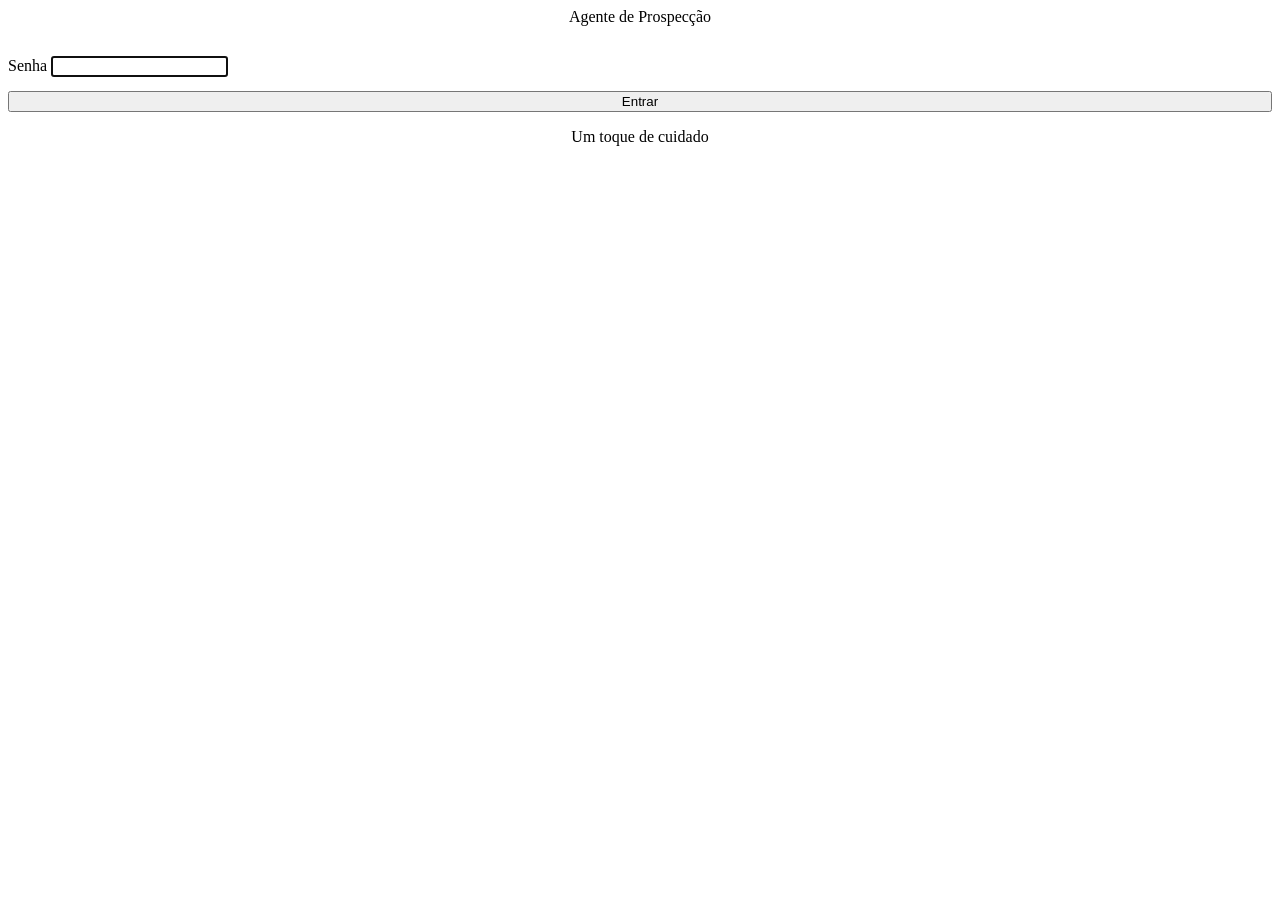
<file: prospeccao/web/app.html>
<!doctype html>
<html lang="pt-BR">
<head>
<meta charset="utf-8">
<meta name="viewport" content="width=device-width, initial-scale=1">
<title>Missner · Agente de Prospecção</title>
<meta name="robots" content="noindex, nofollow">
<link rel="preconnect" href="https://fonts.googleapis.com">
<link rel="preconnect" href="https://fonts.gstatic.com" crossorigin>
<link rel="stylesheet" href="https://fonts.googleapis.com/css2?family=Montserrat:wght@400;500;600;700&family=Playfair+Display:ital,wght@1,500;1,600&display=swap">
<style>/*{{ESTILO}}*/</style>
</head>
<body>

<!-- ══════════════ ENTRAR ══════════════ -->
<section id="tela-entrar" class="porta">
  <div class="porta-dentro">
    <div style="text-align:center;margin-bottom:30px">
      <span class="marca grande" style="color:var(--navy);margin:0 auto"></span>
      <div class="chapa">Agente de Prospecção</div>
    </div>
    <form class="cartao" id="form-entrar" style="margin:0">
      <div class="campo" style="margin-bottom:14px">
        <label for="senha">Senha</label>
        <input type="password" id="senha" autocomplete="current-password" required autofocus>
      </div>
      <button class="b b-primario" style="width:100%;justify-content:center" type="submit" id="b-entrar">Entrar</button>
      <div id="erro-entrar" class="aviso aviso-erro" hidden></div>
    </form>
    <p class="assinatura" style="text-align:center">Um toque de cuidado</p>
  </div>
</section>

<!-- ══════════════ APLICAÇÃO ══════════════ -->
<section id="app" hidden>
  <header class="barra-topo">
    <div class="dentro">
      <span class="marca pequena"></span>
      <nav>
        <button class="b-nav" data-ir="pesquisa">Nova pesquisa</button>
        <button class="b-nav" data-ir="listas">Minhas listas</button>
        <button class="b-nav" data-ir="entregues">Entregues</button>
      </nav>
    </div>
  </header>

  <main class="palco">

    <!-- ─────── NOVA PESQUISA ─────── -->
    <div id="pg-pesquisa">
      <div class="passos" id="passos">
        <div class="passo agora" data-p="1"><span class="bolinha">1</span><span class="rotulo">Origem</span></div>
        <div class="traco"></div>
        <div class="passo" data-p="2"><span class="bolinha">2</span><span class="rotulo">Critérios</span></div>
        <div class="traco"></div>
        <div class="passo" data-p="3"><span class="bolinha">3</span><span class="rotulo">Confirmar</span></div>
      </div>

      <!-- passo 1 -->
      <div id="p1">
        <div class="cartao">
          <div class="eyebrow">Passo 1</div>
          <h1>De onde vêm as empresas?</h1>
          <p class="apoio">Duas portas. A primeira procura na base da Receita
            Federal; a segunda parte de uma lista de CNPJs que você já tem.</p>
          <div class="linha">
            <button class="escolha" id="op-filtro" type="button">
              <h2>Filtro</h2>
              <p class="dica" style="margin:8px 0 0;line-height:1.55">
                Estado, cidade e até 2 CNAEs. A base tem 28,4 milhões de
                empresas ativas no país.</p>
            </button>
            <button class="escolha" id="op-planilha" type="button">
              <h2>Planilha de CNPJs</h2>
              <p class="dica" style="margin:8px 0 0;line-height:1.55">
                Arquivo .csv ou .xlsx com uma coluna de CNPJ. Aqui o CNAE é
                resultado, não critério — e não existe teto de 2.</p>
            </button>
          </div>
        </div>
      </div>

      <!-- passo 2 -->
      <div id="p2" hidden>
        <div class="cartao">
          <div class="eyebrow">Passo 2</div>
          <h1 id="t2">Onde procurar</h1>
          <p class="apoio" id="s2"></p>

          <div class="campo">
            <label for="cliente">Para qual cliente é esta lista?</label>
            <input id="cliente" required placeholder="nome do cliente"
                   list="clientes-conhecidos" autocomplete="off">
            <datalist id="clientes-conhecidos"></datalist>
            <span class="dica">Empresa entregue a este cliente não volta numa
              lista futura dele — mas pode ir para outro cliente.</span>
          </div>

          <div id="bloco-filtro">
            <div class="linha">
              <div class="campo">
                <label for="estados">Estados</label>
                <div id="estados"></div>
                <span class="dica">Quantos quiser.</span>
              </div>
              <div class="campo">
                <label for="cidade">Cidades <span class="dica">· opcional</span></label>
                <div id="cidade"></div>
                <span class="dica" id="dica-cidade">Escolha os estados primeiro.</span>
              </div>
            </div>
            <div class="campo">
              <label for="cnaes">Atividade <span class="dica" id="conta-cnae">· 0 de 2</span></label>
              <div id="cnaes"></div>
              <span class="dica">Dois no máximo. Escolher um setor inteiro conta
                como um — e traz todas as atividades dentro dele.</span>
            </div>
          </div>

          <div id="bloco-planilha" hidden>
            <div class="campo">
              <label for="arquivo">Planilha de CNPJs</label>
              <input type="file" id="arquivo" accept=".csv,.xlsx,.xlsm">
              <span class="dica">A coluna de CNPJ é reconhecida sozinha. CNPJ
                com dígito verificador errado é descartado, e eu digo quantos.</span>
            </div>
            <div id="previa" class="aviso aviso-ok" style="margin:0 0 18px" hidden></div>
            <div class="aviso aviso-info">
              Por aqui <strong>não há escolha de atividade</strong>: o CNAE é o
              que você vai descobrir sobre cada empresa, não o que você pediu.
            </div>
          </div>

          <div style="margin-top:18px">
            <div class="campo" id="campo-quantas">
              <label>Quantas empresas nesta pesquisa</label>
              <div class="botoes" id="quantas" role="group">
                <button type="button" data-n="50">50</button>
                <button type="button" data-n="100" aria-pressed="true">100</button>
                <button type="button" data-n="200">200</button>
              </div>
              <span class="dica">Entregue em listas de 100: 200 viram duas listas.
                Pedir de novo o mesmo filtro traz as seguintes, nunca as mesmas.</span>
            </div>
          </div>
        </div>
      </div>

      <!-- passo 3 -->
      <div id="p3" hidden>
        <div class="cartao">
          <div class="eyebrow">Passo 3</div>
          <h1>Confirmar a entrega</h1>
          <table class="tab" id="resumo"></table>
          <div class="aviso aviso-atencao">
            <strong>Isto não volta atrás.</strong> As empresas desta entrega
            entram no registro do cliente e não aparecem mais em listas futuras
            dele. Se alguma já tiver sido entregue antes, ela vem assim mesmo,
            <span class="pil pil-marca">já entregue</span> na planilha, com a
            data da lista em que ele a recebeu — para você ver que a pesquisa
            rodou e que o filtro está esgotando.
          </div>
        </div>
      </div>

      <div style="display:flex;align-items:center;gap:12px;flex-wrap:wrap">
        <button class="b-texto" id="b-voltar" hidden>&larr; Voltar</button>
        <button class="b b-primario" id="b-avancar" style="margin-left:auto" hidden>Avançar</button>
      </div>
      <div id="erro-pedido" class="aviso aviso-erro" hidden></div>
    </div>

    <!-- ─────── MINHAS LISTAS ─────── -->
    <div id="pg-listas" hidden>
      <h1>Minhas listas</h1>
      <p class="apoio">O botão de baixar nasce em cada lista assim que ela fica
        pronta. Não precisa esperar as outras.</p>
      <div id="corpo-listas"></div>
    </div>

    <!-- ─────── ENTREGUES ─────── -->
    <div id="pg-entregues" hidden>
      <h1>Empresas entregues</h1>
      <p class="apoio">Para saber se uma empresa já foi para um cliente, e em
        qual lista ele a recebeu.</p>
      <div class="cartao">
        <div class="campo">
          <label for="busca-cnpj">CNPJ</label>
          <input id="busca-cnpj" placeholder="84.429.695/0001-11" inputmode="numeric" autocomplete="off">
          <span class="dica">Pode ser só a raiz, os 8 primeiros dígitos.</span>
        </div>
        <button class="b b-fantasma" id="b-buscar" type="button">Procurar</button>
        <div id="res-entregues" style="margin-top:20px"></div>
      </div>
    </div>

  </main>
</section>

<script>
(function () {
  "use strict";

  var BASE = location.pathname.replace(/\/[^\/]*\/?$/, "");
  var API = BASE + "/prospeccao-api";
  var BAIXAR = BASE + "/prospeccao-baixar?c=";
  var E = function (id) { return document.getElementById(id); };
  var estado = { passo: 1, origem: null, senha: "", enviado: false };
  // Quantas entradas de histórico esta tela empilhou. Enquanto houver
  // alguma, o Voltar da tela é history.back() — assim ele e o botão do
  // navegador são literalmente a mesma ação, e não duas que se cruzam.
  var profundidade = 0;
  function empilha(st, hash) { history.pushState(st, "", hash); profundidade++; }

  function esc(s) {
    return String(s == null ? "" : s).replace(/[&<>"']/g, function (c) {
      return { "&": "&amp;", "<": "&lt;", ">": "&gt;", '"': "&quot;", "'": "&#39;" }[c];
    });
  }

  // ───────── rascunho: sair no meio não perde nada ─────────
  var CAMPOS = ["cliente"];   // o resto virou menu, com estado próprio
  var QUANTAS = [50, 100, 200];
  function guardar() {
    try {
      var r = { origem: estado.origem, quantas: quantas() };
      CAMPOS.forEach(function (id) { r[id] = E(id).value; });
      ["estados", "cidade", "cnaes"].forEach(function (id) {
        r[id] = valores(id);
      });
      sessionStorage.setItem("missner.rascunho", JSON.stringify(r));
    } catch (e) { /* aba privada: segue sem rascunho */ }
  }
  function recuperar() {
    try {
      var r = JSON.parse(sessionStorage.getItem("missner.rascunho") || "{}");
      CAMPOS.forEach(function (id) { if (r[id]) E(id).value = r[id]; });
      if (r.origem) estado.origem = r.origem;
      if (QUANTAS.indexOf(+r.quantas) >= 0) marcaQuantas(+r.quantas);
      ["estados", "cidade", "cnaes"].forEach(function (id) {
        if (r[id] && r[id].length) poeValores(id, r[id]);
      });
    } catch (e) {}
    contaCnae();
  }

  // ───────── menu com busca e seleção múltipla ─────────
  // Escrito à mão, sem biblioteca: a página é servida de dentro do n8n, com
  // uma política de segurança apertada, e CDN ali é dependência nova num
  // lugar onde já custou caro descobrir o que passa e o que não passa.
  //
  // Cada menu é {valores: [], opcoes: função, teto: n|null}. A fonte é uma
  // função e não uma lista porque a de cidades depende dos estados escolhidos.
  var MENUS = {};
  var MOSTRA = 120;   // quantas opções desenhar de uma vez

  function semAcento(s) {
    return String(s || "").normalize("NFD")
      .replace(/[̀-ͯ]/g, "").toUpperCase();
  }

  // Buscar por pedaço de texto não acha "Fabricação de produtos TÊXTEIS"
  // quando se digita "textil" — singular contra plural. E é exatamente o que
  // a pessoa digita.
  //
  // A regra: cada palavra digitada tem de bater com alguma palavra do rótulo,
  // e bater quer dizer uma ser começo da outra OU as duas partilharem os
  // QUATRO primeiros caracteres. Quatro e não cinco porque "textil" e
  // "têxteis" divergem já no quinto: TEXT-IL contra TEXT-EIS.
  // Devolve a força do casamento, 0 é o mais forte, -1 é não casa. Sem isto,
  // buscar "santa" trazia "Espírito Santo" na frente de "Santa Catarina", e
  // "parana" trazia "Pará" na frente do "Paraná": os dois casam pela regra
  // frouxa, e sem nota a ordem fica ao acaso.
  function pontua(rotulo, codigo, busca) {
    if (codigo.indexOf(busca) === 0) return 0;
    var palavras = rotulo.split(/[^A-Z0-9]+/).filter(Boolean);
    var termos = busca.split(/\s+/).filter(Boolean);
    var pior = 0;
    for (var i = 0; i < termos.length; i++) {
      var t = termos[i], melhor = -1;
      for (var j = 0; j < palavras.length; j++) {
        var p = palavras[j], nota = -1;
        if (p === t) nota = 0;                       // palavra inteira
        else if (p.indexOf(t) === 0) nota = 1;       // começo da palavra
        // "digitou mais que a palavra" só vale para palavra de verdade: sem
        // o piso, o "T" de "(T.R.R.)" casava com "textil" e trazia comércio
        // atacadista de combustíveis na busca por têxtil.
        else if (p.length >= 4 && t.indexOf(p) === 0) nota = 2;
        else if (t.length >= 4 && p.length >= 4 &&
                 p.slice(0, 4) === t.slice(0, 4)) nota = 3;   // mesmo radical
        if (nota >= 0 && (melhor < 0 || nota < melhor)) melhor = nota;
      }
      if (melhor < 0) return -1;                     // termo que não casa: fora
      if (melhor > pior) pior = melhor;
    }
    return pior;
  }

  function criaMenu(id, cfg) {
    var raiz = E(id);
    var m = MENUS[id] = {
      raiz: raiz, cfg: cfg, valores: [], foco: -1, filtradas: []
    };
    raiz.className = "escolhe";
    raiz.innerHTML = "<div class='caixa'><input type='text' autocomplete='off'"
      + " placeholder='" + esc(cfg.dica || "") + "'></div>"
      + "<div class='lista-op' hidden></div>";
    m.campo = raiz.querySelector("input");
    m.caixa = raiz.querySelector(".caixa");
    m.lista = raiz.querySelector(".lista-op");

    m.caixa.addEventListener("click", function (ev) {
      if (ev.target.tagName !== "BUTTON") { m.campo.focus(); abre(m); }
    });
    m.campo.addEventListener("focus", function () { abre(m); });
    m.campo.addEventListener("input", function () { m.foco = -1; desenha(m); });
    m.campo.addEventListener("keydown", function (ev) { tecla(m, ev); });
    // mousedown e não click: fecha no instante em que o dedo desce, não
    // quando solta. O primeiro clique fora não chega ao botão de baixo de
    // jeito nenhum — é assim em todo menu suspenso —, mas pelo menos a lista
    // some na hora e o segundo clique funciona sem parecer travado.
    document.addEventListener("mousedown", function (ev) {
      if (!raiz.contains(ev.target)) fecha(m);
    });
    pilulas(m);
    return m;
  }

  function abre(m) {
    m.raiz.classList.add("aberta");
    m.lista.hidden = false;
    desenha(m);
  }
  function fecha(m) {
    m.raiz.classList.remove("aberta");
    m.lista.hidden = true;
    m.campo.value = "";
    m.foco = -1;
  }

  function desenha(m) {
    var busca = semAcento(m.campo.value.trim());
    var todas = m.cfg.opcoes() || [];
    var casa;
    if (!busca) {
      casa = todas;
    } else {
      casa = [];
      todas.forEach(function (o) {
        var n = pontua(semAcento(o.rotulo), String(o.v), busca);
        if (n >= 0) casa.push({ o: o, n: n });
      });
      // estável: dentro da mesma nota, a ordem da fonte manda — setor antes
      // de atividade, e maior antes de menor.
      // Setor sempre antes de atividade, case como casar: é hierarquia, não
      // relevância. Quem procura "têxtil" quer primeiro o setor inteiro, e
      // as atividades dele logo abaixo — mesmo que uma delas tenha a palavra
      // escrita igualzinha e o setor só no plural.
      casa = casa.map(function (x, i) { return { x: x, i: i }; })
                 .sort(function (A, B) {
                   var sa = A.x.o.classe === "setor" ? 0 : 1;
                   var sb = B.x.o.classe === "setor" ? 0 : 1;
                   return sa - sb || A.x.n - B.x.n || A.i - B.i;
                 })
                 .map(function (y) { return y.x.o; });
    }
    m.filtradas = casa.slice(0, MOSTRA);

    if (!casa.length) {
      m.lista.innerHTML = "<div class='nada'>"
        + esc(m.cfg.vazio || "Nada encontrado.") + "</div>";
      return;
    }
    var h = "";
    m.filtradas.forEach(function (o, i) {
      var sel = m.valores.indexOf(o.v) >= 0;
      h += "<div class='op" + (sel ? " escolhida" : "")
         + (o.classe ? " " + o.classe : "")
         + (i === m.foco ? " foco" : "") + "' data-i='" + i + "'>"
         + (o.cod ? "<span class='cod'>" + esc(o.cod) + "</span>" : "")
         + "<span class='rot'>" + esc(o.rotulo) + "</span>"
         + (o.qtd != null ? "<span class='qtd'>" + Number(o.qtd).toLocaleString("pt-BR")
                            + "</span>" : "")
         + "</div>";
    });
    if (casa.length > m.filtradas.length) {
      h += "<div class='mais'>e mais "
         + (casa.length - m.filtradas.length).toLocaleString("pt-BR")
         + " — digite para achar</div>";
    }
    m.lista.innerHTML = h;
    m.lista.querySelectorAll(".op").forEach(function (el) {
      el.addEventListener("mousedown", function (ev) {
        ev.preventDefault();                      // não tira o foco do campo
        escolhe(m, m.filtradas[+el.dataset.i]);
      });
    });
  }

  function escolhe(m, o) {
    if (!o) return;
    var i = m.valores.indexOf(o.v);
    if (i >= 0) {
      m.valores.splice(i, 1);
    } else {
      if (!m.cfg.multi) m.valores = [];
      if (m.cfg.teto && m.valores.length >= m.cfg.teto) {
        avisaTeto(m);
        return;
      }
      m.valores.push(o.v);
    }
    m.campo.value = "";
    pilulas(m);
    // Chegou no teto, ou é de escolha única: não há mais o que escolher, e a
    // lista aberta TAPA o que vem abaixo no formulário. O clique seguinte
    // morria nela — a pessoa tinha de clicar duas vezes sem entender por quê.
    if (!m.cfg.multi || (m.cfg.teto && m.valores.length >= m.cfg.teto)) fecha(m);
    else desenha(m);
    if (m.cfg.aoMudar) m.cfg.aoMudar(m.valores);
    guardar();
  }

  function avisaTeto(m) {
    // A regra aparece ANTES de atrapalhar, e não como erro depois de enviar.
    m.caixa.animate(
      [{ borderColor: "var(--erro)" }, { borderColor: "var(--borda)" }],
      { duration: 700 });
  }

  function pilulas(m) {
    m.caixa.querySelectorAll(".pil-sel").forEach(function (p) { p.remove(); });
    var todas = m.cfg.opcoes(true) || [];
    var porValor = {};
    todas.forEach(function (o) { porValor[o.v] = o; });
    m.valores.slice().reverse().forEach(function (v) {
      var o = porValor[v] || { rotulo: v };
      var el = document.createElement("span");
      el.className = "pil-sel";
      el.innerHTML = (o.cod ? "<span class='cod'>" + esc(o.cod) + "</span>" : "")
                   + "<span>" + esc(o.curto || o.rotulo) + "</span>"
                   + "<button type='button' aria-label='tirar'>×</button>";
      el.querySelector("button").addEventListener("click", function (ev) {
        ev.stopPropagation();
        m.valores.splice(m.valores.indexOf(v), 1);
        pilulas(m); desenha(m);
        if (m.cfg.aoMudar) m.cfg.aoMudar(m.valores);
        guardar();
      });
      m.caixa.insertBefore(el, m.caixa.firstChild);
    });
    m.campo.placeholder = m.valores.length ? "" : (m.cfg.dica || "");
  }

  function tecla(m, ev) {
    if (ev.key === "ArrowDown" || ev.key === "ArrowUp") {
      ev.preventDefault();
      if (m.lista.hidden) abre(m);
      var n = m.filtradas.length;
      if (!n) return;
      m.foco = (m.foco + (ev.key === "ArrowDown" ? 1 : -1) + n) % n;
      desenha(m);
      var f = m.lista.querySelector(".op.foco");
      if (f) f.scrollIntoView({ block: "nearest" });
    } else if (ev.key === "Enter") {
      ev.preventDefault();
      escolhe(m, m.filtradas[m.foco >= 0 ? m.foco : 0]);
    } else if (ev.key === "Escape") {
      fecha(m);
    } else if (ev.key === "Backspace" && !m.campo.value && m.valores.length) {
      m.valores.pop();
      pilulas(m); desenha(m);
      if (m.cfg.aoMudar) m.cfg.aoMudar(m.valores);
    }
  }

  function valores(id) { return (MENUS[id] && MENUS[id].valores) || []; }
  function poeValores(id, lista) {
    var m = MENUS[id];
    if (!m || !lista) return;
    m.valores = lista.slice(0, m.cfg.teto || 999);
    pilulas(m); desenha(m);
  }

  // ───────── as opções, vindas do n8n ─────────
  // Uma busca por sessão, com cache de um dia no navegador: são 885 KB de
  // municípios, CNAEs, setores e contagens, e eles só mudam quando a base da
  // Receita é recarregada, uma vez por mês.
  var OPC = null, pedindoOpc = null;

  var UFS = ["AC","AL","AP","AM","BA","CE","DF","ES","GO","MA","MT","MS","MG",
             "PA","PB","PR","PE","PI","RJ","RN","RS","RO","RR","SC","SP","SE","TO"];
  var NOME_UF = {
    AC:"Acre", AL:"Alagoas", AP:"Amapá", AM:"Amazonas", BA:"Bahia",
    CE:"Ceará", DF:"Distrito Federal", ES:"Espírito Santo", GO:"Goiás",
    MA:"Maranhão", MT:"Mato Grosso", MS:"Mato Grosso do Sul",
    MG:"Minas Gerais", PA:"Pará", PB:"Paraíba", PR:"Paraná",
    PE:"Pernambuco", PI:"Piauí", RJ:"Rio de Janeiro",
    RN:"Rio Grande do Norte", RS:"Rio Grande do Sul", RO:"Rondônia",
    RR:"Roraima", SC:"Santa Catarina", SP:"São Paulo", SE:"Sergipe",
    TO:"Tocantins"
  };

  function carregaOpcoes() {
    if (OPC) return Promise.resolve(OPC);
    if (pedindoOpc) return pedindoOpc;
    pedindoOpc = fetch(BASE + "/prospeccao-opcoes")
      .then(function (r) { return r.json(); })
      .then(function (d) {
        OPC = d;
        // índices montados uma vez, não a cada tecla
        OPC.porUf = {};
        (d.municipios || []).forEach(function (m) {
          (OPC.porUf[m[0]] = OPC.porUf[m[0]] || []).push(m);
        });
        OPC.ufQtd = {};
        (d.matriz || []).forEach(function (c) {
          OPC.ufQtd[c[0]] = (OPC.ufQtd[c[0]] || 0) + c[2];
        });
        ligaFontes();
        return d;
      })
      .catch(function () {
        pedindoOpc = null;
        return null;
      });
    return pedindoOpc;
  }

  function fonteEstados() {
    return UFS.map(function (u) {
      return { v: u, rotulo: NOME_UF[u] + " · " + u, curto: u,
               qtd: OPC ? OPC.ufQtd[u] : null };
    });
  }

  function fonteCidades(todasParaPilula) {
    if (!OPC) return [];
    var ufs = valores("estados");
    var fonte = [];
    if (todasParaPilula || !ufs.length) fonte = OPC.municipios || [];
    else ufs.forEach(function (u) { fonte = fonte.concat(OPC.porUf[u] || []); });
    return fonte.map(function (m) {
      return { v: m[1], rotulo: m[2] + " · " + m[0], curto: m[2], qtd: m[3] };
    });
  }

  function fonteCnaes() {
    if (!OPC) return [];
    // Setor primeiro, atividade depois: é a ordem em que a pessoa pensa —
    // "têxtil" antes de "estamparia e texturização em fios".
    var l = (OPC.setores || []).slice()
      .sort(function (x, y) { return y[2] - x[2]; })
      .map(function (s) {
        return { v: s[0], cod: s[0], rotulo: s[1], curto: s[1], qtd: s[2],
                 classe: "setor" };
      });
    return l.concat((OPC.cnaes || []).slice()
      .sort(function (x, y) { return y[2] - x[2]; })
      .map(function (c) {
        return { v: c[0], cod: c[0], rotulo: c[1], curto: c[1], qtd: c[2],
                 classe: "filha" };
      }));
  }

  function ligaFontes() {
    ["estados", "cidade", "cnaes"].forEach(function (id) {
      if (MENUS[id]) { pilulas(MENUS[id]); if (!MENUS[id].lista.hidden) desenha(MENUS[id]); }
    });
  }

  // ───────── quantas empresas ─────────
  // Três opções e nada mais. Campo de digitar número é de onde sai o 10.000
  // por engano, e 10.000 empresas são três horas de consulta.
  function marcaQuantas(n) {
    document.querySelectorAll("#quantas button").forEach(function (b) {
      if (+b.dataset.n === n) b.setAttribute("aria-pressed", "true");
      else b.removeAttribute("aria-pressed");
    });
  }

  function quantas() {
    var b = document.querySelector("#quantas [aria-pressed='true']");
    var n = b ? +b.dataset.n : 100;
    return QUANTAS.indexOf(n) >= 0 ? n : 100;
  }

  document.querySelectorAll("#quantas button").forEach(function (b) {
    b.addEventListener("click", function () {
      document.querySelectorAll("#quantas button").forEach(function (o) {
        o.removeAttribute("aria-pressed");
      });
      b.setAttribute("aria-pressed", "true");
      guardar();
    });
  });

  // ───────── navegação ─────────
  function pagina(nome, semHistorico) {
    ["pesquisa", "listas", "entregues"].forEach(function (p) {
      E("pg-" + p).hidden = (p !== nome);
    });
    document.querySelectorAll("[data-ir]").forEach(function (b) {
      if (b.classList.contains("b-nav")) {
        if (b.dataset.ir === nome) b.setAttribute("aria-current", "page");
        else b.removeAttribute("aria-current");
      }
    });
    if (!semHistorico) empilha({ pg: nome }, "#" + nome);
    clearTimeout(relogio);
    if (nome === "listas") carregarListas();
    window.scrollTo(0, 0);
  }

  function passo(n, semHistorico) {
    estado.passo = n;
    [1, 2, 3].forEach(function (i) { E("p" + i).hidden = (i !== n); });
    document.querySelectorAll("#passos .passo").forEach(function (el) {
      var i = +el.dataset.p;
      el.classList.toggle("agora", i === n);
      el.classList.toggle("feito", i < n);
    });
    document.querySelectorAll("#passos .traco").forEach(function (el, i) {
      el.classList.toggle("feito", i + 1 < n);
    });
    E("b-voltar").hidden = (n === 1);
    E("b-avancar").hidden = (n === 1);
    E("b-avancar").disabled = false;
    E("b-avancar").textContent = (n === 3) ? "Entregar" : "Avançar";
    E("erro-pedido").hidden = true;
    if (!semHistorico) empilha({ pg: "pesquisa", passo: n }, "#passo" + n);
    window.scrollTo(0, 0);
  }

  // O voltar do navegador faz o mesmo que o Voltar da tela. Depois de
  // confirmar ele vai para Minhas listas e NUNCA de volta ao formulário:
  // pedido duplicado por engano custa dinheiro e queima empresas.
  window.addEventListener("popstate", function (ev) {
    var s = ev.state || {};
    profundidade = Math.max(0, profundidade - 1);
    if (estado.enviado) {
      // Pedido já enviado: o voltar leva a Minhas listas e nunca de volta
      // ao formulário. Pedido duplicado por engano custa dinheiro e
      // queima empresas do cliente.
      empilha({ pg: "listas" }, "#listas");
      pagina("listas", true); return;
    }
    if (s.pg && s.pg !== "pesquisa") { pagina(s.pg, true); return; }
    pagina("pesquisa", true);
    passo(s.passo || 1, true);
  });

  // ───────── conversa com o n8n ─────────
  function chamar(acao, dados) {
    return fetch(API, {
      method: "POST",
      headers: { "Content-Type": "application/json" },
      body: JSON.stringify(Object.assign({ acao: acao, senha: estado.senha }, dados))
    }).then(function (r) {
      return r.text().then(function (t) {
        var j = {};
        try { j = JSON.parse(t); } catch (e) { throw new Error("resposta inesperada do servidor"); }
        if (!r.ok || j.erro) throw new Error(j.erro || ("falha " + r.status));
        return j;
      });
    }, function () { throw new Error("sem conexão com o servidor"); });
  }

  // ───────── entrar ─────────
  E("form-entrar").addEventListener("submit", function (ev) {
    ev.preventDefault();
    var b = E("b-entrar");
    if (b.disabled) return;
    b.disabled = true; b.textContent = "Entrando…";
    estado.senha = E("senha").value;
    chamar("entrar", {}).then(function () {
      try { sessionStorage.setItem("missner.senha", estado.senha); } catch (e) {}
      abrirApp();
    }).catch(function (e) {
      b.disabled = false; b.textContent = "Entrar";
      var el = E("erro-entrar");
      el.textContent = (e && e.message) || "Senha recusada.";
      el.hidden = false;
    });
  });

  function abrirApp() {
    E("tela-entrar").hidden = true;
    E("app").hidden = false;
    // As opções vêm em paralelo: a tela não espera 885 KB para abrir.
    carregaOpcoes().then(recuperar);
    recuperar();
    var h = (location.hash || "").replace("#", "");
    if (h === "listas" || h === "entregues") pagina(h, true);
    else { pagina("pesquisa", true); passo(1, true); }
  }

  // ───────── passo 1 ─────────
  E("op-filtro").addEventListener("click", function () { estado.origem = "filtro"; abrePasso2(); });
  E("op-planilha").addEventListener("click", function () { estado.origem = "planilha"; abrePasso2(); });

  function abrePasso2() {
    var f = estado.origem === "filtro";
    E("op-filtro").setAttribute("aria-pressed", String(f));
    E("op-planilha").setAttribute("aria-pressed", String(!f));
    E("bloco-filtro").hidden = !f;
    E("bloco-planilha").hidden = f;
    // Numa planilha, quem diz quantas empresas é o arquivo. Perguntar o
    // número seria pedir uma coisa que o back-end ignora.
    E("campo-quantas").hidden = !f;
    E("t2").textContent = f ? "Onde procurar" : "A sua planilha";
    E("s2").textContent = f
      ? "Estado e CNAE definem o alvo. A cidade é opcional."
      : "Cada CNPJ da planilha é consultado, e o cadastro completo volta na lista.";
    guardar();
    passo(2);
  }

  // ───────── teto de 2 CNAEs: regra visível, não erro depois ─────────
  function contaCnae() {
    var n = valores("cnaes").length;
    var el = E("conta-cnae");
    el.textContent = "· " + n + " de 2";
    el.style.fontWeight = n >= 2 ? "700" : "";
  }
  criaMenu("estados", {
    multi: true, dica: "clique e escolha, ou digite",
    opcoes: fonteEstados,
    aoMudar: function () {
      // Cidade depende de estado: trocar o estado tem de limpar as cidades
      // que não existem mais ali, senão a pesquisa sai com filtro impossível.
      var m = MENUS["cidade"];
      if (m && m.valores.length) {
        var validos = {};
        fonteCidades().forEach(function (o) { validos[o.v] = 1; });
        m.valores = m.valores.filter(function (v) { return validos[v]; });
        pilulas(m);
      }
      E("dica-cidade").textContent = valores("estados").length
        ? "Só as cidades dos estados escolhidos."
        : "Escolha os estados primeiro.";
      ligaFontes();
    }
  });
  criaMenu("cidade", {
    multi: true, dica: "todas as cidades dos estados escolhidos",
    opcoes: fonteCidades, vazio: "Escolha um estado primeiro."
  });
  criaMenu("cnaes", {
    multi: true, teto: 2, dica: "setor ou atividade — digite para achar",
    opcoes: fonteCnaes, vazio: "Carregando as atividades…",
    aoMudar: contaCnae
  });

  CAMPOS.forEach(function (id) {
    E(id).addEventListener("input", guardar);
    E(id).addEventListener("change", guardar);
  });

  // ───────── prévia da planilha ─────────
  // Conta os CNPJs no próprio navegador para o resumo não ter de mentir um
  // número. Só CSV: xlsx é um zip e não vale carregar uma biblioteca inteira
  // para adiantar uma contagem que a VM refaz de qualquer jeito.
  var planilha = { n: null, descartados: 0, lida: false };

  function dvOk(c) {
    if (!/^\d{14}$/.test(c) || /^(\d)\1{13}$/.test(c)) return false;
    var calc = function (base) {
      var peso = base.length - 7, soma = 0;
      for (var i = 0; i < base.length; i++) {
        soma += base.charCodeAt(i) % 48 * peso;
        peso = (--peso < 2) ? 9 : peso;
      }
      var r = soma % 11;
      return String(r < 2 ? 0 : 11 - r);
    };
    var d1 = calc(c.slice(0, 12));
    return d1 === c[12] && calc(c.slice(0, 12) + d1) === c[13];
  }

  function lerPlanilha(f) {
    planilha = { n: null, descartados: 0, lida: false };
    var alvo = E("previa");
    alvo.hidden = true;
    if (!f) return;
    if (!/\.csv$/i.test(f.name)) {
      alvo.className = "aviso aviso-info";
      alvo.style.margin = "0 0 18px";
      alvo.innerHTML = "Arquivo <strong>" + esc(f.name) + "</strong>. A contagem"
        + " sai quando o arquivo for lido no servidor — e aparece aqui em"
        + " Minhas listas.";
      alvo.hidden = false;
      return;
    }
    var fr = new FileReader();
    fr.onload = function () {
      var txt = String(fr.result || "");
      var vistos = {}, bons = 0, ruins = 0;
      (txt.match(/\d[\d.\-\/\s]{12,19}\d/g) || []).forEach(function (bruto) {
        var c = bruto.replace(/\D/g, "");
        if (c.length !== 14) return;
        if (vistos[c]) return;
        vistos[c] = 1;
        if (dvOk(c)) bons++; else ruins++;
      });
      planilha = { n: bons, descartados: ruins, lida: true };
      var alvo = E("previa");
      alvo.className = bons ? "aviso aviso-ok" : "aviso aviso-erro";
      alvo.style.margin = "0 0 18px";
      alvo.innerHTML = "<strong class='num'>" + bons + "</strong> CNPJ(s) válidos"
        + " — <strong class='num'>" + Math.ceil(bons / 100) + "</strong> lista(s) de 100."
        + (ruins ? " <span class='num'>" + ruins + "</span> descartado(s) pelo"
                 + " dígito verificador." : "")
        + (bons ? "" : " Confira se a planilha tem mesmo uma coluna de CNPJ.");
      alvo.hidden = false;
      montaResumoSeVisivel();
    };
    fr.onerror = function () { planilha = { n: null, descartados: 0, lida: false }; };
    fr.readAsText(f, "utf-8");
  }

  E("arquivo").addEventListener("change", function () {
    lerPlanilha(E("arquivo").files[0]);
  });

  function montaResumoSeVisivel() {
    if (!E("p3").hidden) montaResumo();
  }

  // rótulos dos escolhidos, para o resumo
  function rotulos(id, fonte) {
    var vs = valores(id);
    if (!vs.length) return "";
    var por = {};
    (fonte(true) || []).forEach(function (o) { por[o.v] = o.curto || o.rotulo; });
    return vs.map(function (v) { return esc(por[v] || v); }).join(" · ");
  }

  // ───────── passo 3 ─────────
  function linha(k, v) {
    return "<tr><td class='chave'>" + k + "</td><td class='valor'>" + v + "</td></tr>";
  }
  function montaResumo() {
    var q = quantas();
    var listas = Math.ceil(q / 100);
    var h = "";
    h += linha("Cliente", esc(E("cliente").value) || "—");
    if (estado.origem === "filtro") {
      h += linha("Estados", rotulos("estados", fonteEstados) || "todos");
      var cid = rotulos("cidade", fonteCidades);
      if (cid) h += linha("Cidades", cid);
      h += linha("Atividade", rotulos("cnaes", fonteCnaes) || "todas");
      h += linha("Empresas", "<span class='num'>" + q + "</span>");
      h += linha("Listas de 100", "<span class='num'>" + listas + "</span>");
    } else {
      var f = E("arquivo").files[0];
      h += linha("Planilha", f ? esc(f.name) : "nenhuma escolhida");
      if (planilha.lida) {
        h += linha("Empresas", "<span class='num'>" + planilha.n + "</span> da planilha");
        h += linha("Listas de 100",
                   "<span class='num'>" + Math.ceil(planilha.n / 100) + "</span>");
        if (planilha.descartados) {
          h += linha("Descartados", "<span class='num'>" + planilha.descartados
                     + "</span> por dígito verificador");
        }
      } else {
        h += linha("Empresas", "todas as da planilha");
        h += linha("Listas de 100", "uma a cada 100 do arquivo");
      }
    }
    // Nada de dinheiro na tela do cliente. O enriquecimento roda sempre, e o
    // gasto fica registrado por lista em fatias.custo_usd, para ser olhado
    // fora daqui.
    h += linha("Contatos", "Google Maps e Instagram");
    E("resumo").innerHTML = h;
    if (estado.origem === "planilha") {
      E("b-avancar").textContent = planilha.lida
        ? "Entregar " + planilha.n + " empresas"
        : "Entregar a planilha";
    } else {
      E("b-avancar").textContent = "Entregar " + q + (q === 1 ? " empresa" : " empresas");
    }
  }

  // ───────── avançar e voltar ─────────
  E("b-voltar").addEventListener("click", function () {
    if (profundidade > 0) history.back();
    else passo(estado.passo === 3 ? 2 : 1, true);
  });

  E("b-avancar").addEventListener("click", function () {
    E("erro-pedido").hidden = true;
    if (estado.passo === 2) {
      if (!E("cliente").value.trim()) return falha("Diga para qual cliente é a lista.");
      if (estado.origem === "filtro") {
        if (!valores("estados").length && !valores("cnaes").length)
          return falha("Escolha ao menos um estado ou uma atividade.");
      } else if (!E("arquivo").files[0]) {
        return falha("Escolha a planilha de CNPJs.");
      }
      passo(3);
      return montaResumo();   // depois do passo: passo() reescreve o botão
    }
    enviar();
  });

  function falha(msg) {
    var el = E("erro-pedido");
    el.textContent = msg;
    el.hidden = false;
    el.scrollIntoView({ block: "nearest", behavior: "smooth" });
  }

  // ───────── enviar ─────────
  function enviar() {
    var b = E("b-avancar");
    if (b.disabled) return;              // dois cliques rápidos = um pedido
    b.disabled = true;
    b.textContent = "Enviando…";

    var corpo = {
      cliente: E("cliente").value.trim(),
      total: quantas(),
      com_apify: "sim"
    };
    var pronto = Promise.resolve();

    if (estado.origem === "filtro") {
      corpo.filtro = JSON.stringify({
        ufs: valores("estados"),
        cnaes: valores("cnaes"),
        municipios: valores("cidade")     // código, não nome: casa exato
      });
    } else {
      var f = E("arquivo").files[0];
      pronto = new Promise(function (ok, nok) {
        var fr = new FileReader();
        fr.onload = function () {
          corpo.planilha_nome = f.name;
          corpo.planilha_b64 = String(fr.result).split(",")[1] || "";
          ok();
        };
        fr.onerror = function () { nok(new Error("não consegui ler o arquivo")); };
        fr.readAsDataURL(f);
      });
    }

    pronto.then(function () { return chamar("criar", corpo); })
      .then(function () {
        estado.enviado = true;
        try { sessionStorage.removeItem("missner.rascunho"); } catch (e) {}
        empilha({ pg: "listas" }, "#listas");
        pagina("listas", true);
      })
      .catch(function (e) {
        b.disabled = false;
        b.textContent = "Entregar";
        falha((e && e.message) || "não consegui enviar o pedido.");
      });
  }

  // ───────── minhas listas ─────────
  var relogio = null;
  function carregarListas() {
    var alvo = E("corpo-listas");
    if (!alvo.dataset.carregado) {
      alvo.innerHTML = "<div class='cartao'>"
        + "<div class='esq' style='width:38%'></div>"
        + "<div class='esq' style='width:64%;margin-top:14px'></div>"
        + "<div class='esq' style='width:26%;margin-top:14px'></div></div>";
    }
    chamar("pedidos", {}).then(function (r) {
      alvo.dataset.carregado = "1";
      clientesConhecidos(r.pedidos || []);
      desenhaListas(r.pedidos || []);
      // Só volta a perguntar enquanto houver coisa em curso: cada chamada é
      // uma execução no n8n, e tela parada não deve gastar execução.
      var andando = (r.pedidos || []).some(function (p) {
        return p.status === "pendente" || p.status === "em_curso";
      });
      clearTimeout(relogio);
      // 10s: a ponte empurra andamento a cada 15s, então mais lento que
      // isso faria a barra andar aos saltos grandes.
      if (andando && !E("pg-listas").hidden) relogio = setTimeout(carregarListas, 10000);
    }).catch(function (e) {
      alvo.innerHTML = "<div class='cartao'><div class='aviso aviso-erro' style='margin-top:0'>"
        + esc((e && e.message) || "não consegui carregar") + "</div>"
        + "<button class='b b-fantasma b-pequeno' style='margin-top:14px' id='b-retentar'>Tentar de novo</button></div>";
      var rb = E("b-retentar");
      if (rb) rb.onclick = carregarListas;
    });
  }

  // A lista de clientes sai do próprio histórico: custo zero, e evita o
  // "Têxtil Blumenau" virar "textil blumenau" — que criaria um cliente novo
  // e devolveria empresas que ele já tinha recebido.
  function clientesConhecidos(ps) {
    var vistos = {}, dl = E("clientes-conhecidos");
    if (!dl) return;
    ps.forEach(function (p) { if (p.cliente) vistos[p.cliente] = 1; });
    dl.innerHTML = Object.keys(vistos).sort().map(function (c) {
      return "<option value='" + esc(c) + "'></option>";
    }).join("");
  }

  function pilula(s) {
    var m = {
      pronto:   ["pil-ok", "pronta"],
      em_curso: ["pil-curso", "em curso"],
      pendente: ["pil-fila", "na fila"],
    cancelando:["pil-curso", "cancelando"],
    pausado:  ["pil-curso", "esperando"],
      parcial:  ["pil-curso", "parcial"],
      erro:     ["pil-erro", "com erro"],
      cancelado:["pil-fila", "cancelado"]
    }[s] || ["pil-fila", s || "—"];
    return "<span class='pil " + m[0] + "'>" + m[1] + "</span>";
  }

  // A barra só mostra fração quando existe fração: o número de empresas já
  // consultadas vem do worker, que grava de dez em dez, e a ponte empurra
  // para cá a cada 15 segundos. Antes disso ela é indeterminada.
  function progresso(p) {
    var alvo = +p.total || 0;
    var feitas = +p.processadas || 0;
    var listas = +p.listas || (alvo ? Math.ceil(alvo / 100) : 0);
    var prontas = +p.listas_prontas || 0;
    var sabe = alvo > 0 && feitas > 0;
    var pct = sabe ? Math.max(2, Math.min(99, Math.round(feitas / alvo * 100))) : 0;

    var h = "<div class='barra" + (sabe ? "" : " indefinida") + "'>"
          + "<i style='width:" + (sabe ? pct + "%" : "") + "'></i></div>";
    var t = [];
    if (sabe) t.push("<span class='num'>" + feitas + "</span> de <span class='num'>"
                     + alvo + "</span> empresas");
    else t.push(p.status === "pendente" ? "Na fila" : "Começando");
    if (listas) t.push("lista <span class='num'>" + Math.min(prontas + 1, listas)
                       + "</span> de <span class='num'>" + listas + "</span>");
    h += "<div class='dica'>" + t.join(" · ")
       + " — o botão de baixar aparece sozinho, sem recarregar a página.</div>";
    return h;
  }

  // Os três estados do filtro, vistos pelo que voltou na entrega. É aqui que
  // a marcação vira informação: com a ordem "nova primeiro", repetida só
  // aparece quando as novas acabaram — então ela diz que o filtro está no fim.
  function esgotamento(ls, p) {
    var fatias = {};
    ls.forEach(function (L) { fatias[L.fatia] = L; });   // xlsx e csv são a mesma
    var total = 0, repet = 0;
    Object.keys(fatias).forEach(function (k) {
      total += +fatias[k].empresas || 0;
      repet += +fatias[k].repetidas || 0;
    });
    if (!repet) return "";
    var novas = Math.max(0, total - repet);

    if (!novas) {
      return "<div class='aviso aviso-atencao' style='margin:0 0 14px'>"
        + "<strong>Este filtro esgotou para este cliente.</strong> Nenhuma"
        + " empresa nova: as <span class='num'>" + total + "</span> desta"
        + " entrega já tinham ido para ele antes, e vêm marcadas na planilha"
        + " com a data. Para continuar, abra o critério — outros estados,"
        + " outras cidades ou outro CNAE.</div>";
    }
    return "<div class='aviso aviso-info' style='margin:0 0 14px'>"
      + "<strong><span class='num'>" + novas + "</span> novas</strong> e"
      + " <span class='num'>" + repet + "</span> que já tinham ido para este"
      + " cliente. Restam poucas empresas novas neste filtro — as repetidas"
      + " vêm marcadas na planilha, com a data em que ele as recebeu.</div>";
  }

  function descreve(p) {
    if (p.planilha_nome) return "A partir de " + esc(p.planilha_nome);
    try {
      var f = JSON.parse(p.filtro || "{}");
      var t = [];
      if (f.ufs && f.ufs.length) t.push(f.ufs.join(", "));
      if (f.municipios && f.municipios.length) t.push(f.municipios.join(", "));
      if (f.cnaes && f.cnaes.length) t.push("CNAE " + f.cnaes.join(" e "));
      return t.join(" · ") || "sem filtro";
    } catch (e) { return "—"; }
  }

  function quando(s) {
    if (!s) return "";
    var d = new Date(s);
    if (isNaN(d)) return esc(s);
    var z = function (n) { return (n < 10 ? "0" : "") + n; };
    return z(d.getDate()) + "/" + z(d.getMonth() + 1) + " " + z(d.getHours()) + ":" + z(d.getMinutes());
  }

  function desenhaListas(ps) {
    var alvo = E("corpo-listas");
    if (!ps.length) {
      alvo.innerHTML = "<div class='cartao' style='text-align:center;padding:52px 28px'>"
        + "<h2>Nenhum pedido ainda</h2>"
        + "<p class='apoio' style='margin:10px auto 22px'>Quando você pedir a"
        + " primeira lista, ela aparece aqui com o botão de baixar.</p>"
        + "<button class='b b-primario' data-ir='pesquisa'>Nova pesquisa</button></div>";
      liga();
      return;
    }
    var h = "";
    ps.forEach(function (p) {
      h += "<div class='cartao'>";
      h += "<div style='display:flex;align-items:center;gap:12px;flex-wrap:wrap'>";
      h += "<h2>" + esc(p.cliente || "sem cliente") + "</h2>" + pilula(p.status);
      h += "<span class='dica num' style='margin-left:auto'>" + quando(p.criado_em) + "</span></div>";
      h += "<p class='dica' style='margin:8px 0 14px'>" + descreve(p)
         + " · <span class='num'>" + (p.total || 0) + "</span> empresas</p>";
      if (p.motivo) {
        // Pedido que ainda vai rodar não está com ERRO, está esperando. Em
        // vermelho, a pessoa acha que perdeu a lista; o que ela precisa saber
        // é por que a barra não anda.
        var esperando = (p.status === "pendente" || p.status === "em_curso"
                         || p.status === "pausado");
        h += "<div class='aviso " + (esperando ? "aviso-atencao" : "aviso-erro")
           + "' style='margin-top:0'>" + esc(p.motivo) + "</div>";
      }

      var ls = p.listas || [];
      if (ls.length) {
        h += esgotamento(ls, p);
        // Uma linha por LISTA, não por arquivo: xlsx e csv da mesma fatia
        // são o mesmo conteúdo em dois formatos.
        var porFatia = {};
        ls.forEach(function (L) {
          (porFatia[L.fatia] = porFatia[L.fatia] || []).push(L);
        });
        Object.keys(porFatia).sort(function (x, y) { return x - y; })
          .forEach(function (n) {
            var arqs = porFatia[n];
            var csv = arqs.filter(function (L) { return L.formato === "csv"; })[0];
            h += "<div style='margin-bottom:10px'>";
            h += "<div style='display:flex;gap:9px;flex-wrap:wrap;align-items:center'>";
            h += "<strong style='font-size:13px'>Lista " + (+n) + "</strong>"
               + "<span class='dica num'>" + (+arqs[0].empresas || 0) + " empresas</span>";
            // O "importar" é a mesma lista no layout de oito colunas que
            // entra direto na ferramenta do cliente. O rótulo diz para que
            // serve, não qual é a extensão.
            var ROTULO = { importar: "PARA IMPORTAR" };
            arqs.forEach(function (L) {
              var f = String(L.formato);
              h += "<a class='b b-fantasma b-pequeno' href='" + BAIXAR
                 + encodeURIComponent(L.chave) + "'>&darr; "
                 + esc(ROTULO[f] || f.toUpperCase()) + "</a>";
            });
            h += "</div>";
            if (csv) {
              h += "<button class='abrir' data-ver='" + esc(csv.chave) + "'"
                 + " aria-expanded='false'><span class='seta'>&#9654;</span>"
                 + "Ver as empresas desta lista"
                 + "<span class='quantas num'>" + (+arqs[0].empresas || 0) + "</span></button>";
              h += "<div class='gaveta' id='g-" + esc(csv.chave) + "' hidden></div>";
            }
            h += "</div>";
          });
      }
      if (p.status === "em_curso" || p.status === "pendente"
          || p.status === "pausado") {
        h += progresso(p);
        h += "<button class='b-texto' style='padding:6px 0;font-size:13px'"
           + " data-cancelar='" + esc(p.pedido_id) + "'>Cancelar o que falta</button>";
      } else if (p.status === "cancelando") {
        h += "<div class='dica'>Cancelando. A lista que já está sendo gerada"
           + " termina — matá-la no meio jogaria fora as consultas já feitas.</div>";
      } else if (!ls.length && p.status === "pronto") {
        h += "<div class='dica'>As listas deste pedido expiraram — o arquivo"
           + " fica sete dias no servidor. Peça de novo para gerar outras.</div>";
      }
      h += "</div>";
    });
    alvo.innerHTML = h;
    liga();
    ligaAberturas();
    ligaCancelar();
  }

  // ───────── abrir a lista dentro do cartão ─────────
  // O que aparece aqui é o MESMO arquivo que a pessoa baixa, lido do n8n:
  // não é uma segunda consulta à base, então não há como a tela mostrar uma
  // coisa e a planilha trazer outra.
  var aberto = {};          // chave -> html já montado, para não rebuscar

  function ligaAberturas() {
    document.querySelectorAll("[data-ver]").forEach(function (b) {
      b.onclick = function () { alterna(b, b.dataset.ver); };
    });
  }

  function alterna(botao, chave) {
    var g = E("g-" + chave);
    if (!g) return;
    if (!g.hidden) {
      g.hidden = true;
      botao.setAttribute("aria-expanded", "false");
      return;
    }
    g.hidden = false;
    botao.setAttribute("aria-expanded", "true");
    if (aberto[chave]) { g.innerHTML = aberto[chave]; return; }

    g.innerHTML = "<div class='esq' style='width:70%'></div>"
                + "<div class='esq' style='width:85%;margin-top:8px'></div>"
                + "<div class='esq' style='width:60%;margin-top:8px'></div>";
    chamar("lista", { chave: chave }).then(function (r) {
      aberto[chave] = tabelaDaLista(r);
      g.innerHTML = aberto[chave];
    }).catch(function (e) {
      g.innerHTML = "<div class='aviso aviso-erro' style='margin-top:0'>"
                  + esc((e && e.message) || "não consegui abrir a lista") + "</div>";
    });
  }

  function tabelaDaLista(r) {
    var cols = r.colunas || [];
    var linhas = r.linhas || [];
    if (!linhas.length) {
      return "<div class='aviso aviso-info' style='margin-top:0'>"
           + "Esta lista está vazia.</div>";
    }
    var iMarca = cols.indexOf("Já Entregue?");
    var h = "<div class='rolo'><table><thead><tr>";
    cols.forEach(function (c) { h += "<th>" + esc(c) + "</th>"; });
    h += "</tr></thead><tbody>";
    linhas.forEach(function (l) {
      var rep = iMarca >= 0 && String(l[iMarca] || "").toUpperCase() === "SIM";
      h += "<tr" + (rep ? " class='repetida'" : "") + ">";
      l.forEach(function (v, i) {
        var t = String(v == null ? "" : v);
        var num = i === 0 ? " num" : "";
        // title com o valor inteiro: a célula corta, o dado não se perde
        h += "<td class='" + (t ? "" : "vazio") + num + "'"
           + (t ? " title='" + esc(t) + "'" : "") + ">"
           + (t ? esc(t) : "—") + "</td>";
      });
      h += "</tr>";
    });
    h += "</tbody></table></div>";
    h += "<div class='dica' style='margin-top:8px'>"
       + "<span class='num'>" + linhas.length + "</span> empresas · "
       + esc(String(cols.length)) + " colunas aqui, " + "as 61 na planilha baixada."
       + (iMarca >= 0 ? " As linhas em verde já tinham ido para este cliente." : "")
       + "</div>";
    return h;
  }

  // O cancelamento é pedido aqui e executado na VM, que é a única que sabe
  // o que já rodou. Para depois da lista corrente: o que ficou pronto
  // continua baixável.
  function ligaCancelar() {
    document.querySelectorAll("[data-cancelar]").forEach(function (b) {
      b.onclick = function () {
        if (b.disabled) return;
        b.disabled = true;
        b.textContent = "Cancelando…";
        chamar("cancelar", { pedido_id: b.dataset.cancelar })
          .then(function () { carregarListas(); })
          .catch(function (e) {
            b.disabled = false;
            b.textContent = "Cancelar o que falta";
            alertaNoCartao(b, (e && e.message) || "não consegui cancelar");
          });
      };
    });
  }

  function alertaNoCartao(perto, msg) {
    var d = document.createElement("div");
    d.className = "aviso aviso-erro";
    d.textContent = msg;
    perto.parentNode.insertBefore(d, perto.nextSibling);
  }

  // ───────── entregues ─────────
  E("b-buscar").addEventListener("click", buscarEntregue);
  E("busca-cnpj").addEventListener("keydown", function (ev) {
    if (ev.key === "Enter") { ev.preventDefault(); buscarEntregue(); }
  });

  function buscarEntregue() {
    var cnpj = E("busca-cnpj").value.replace(/\D/g, "");
    var alvo = E("res-entregues");
    if (cnpj.length < 8) {
      alvo.innerHTML = "<div class='aviso aviso-erro' style='margin-top:0'>"
        + "Informe ao menos os 8 primeiros dígitos.</div>";
      return;
    }
    alvo.innerHTML = "<div class='esq' style='width:60%'></div>";
    chamar("entregues", { cnpj: cnpj }).then(function (r) {
      var a = r.achados || [];
      if (!a.length) {
        alvo.innerHTML = "<div class='aviso aviso-ok' style='margin-top:0'>"
          + "Esta empresa ainda não foi entregue a nenhum cliente.</div>";
        return;
      }
      var h = "<table class='tab'><tr><th>Cliente</th><th>Quando</th><th>Lista</th></tr>";
      a.forEach(function (x) {
        h += "<tr><td style='font-weight:600'>" + esc(x.cliente) + "</td>"
           + "<td class='num'>" + quando(x.entregue_em) + "</td>"
           + "<td class='num'>" + esc(x.lote) + "</td></tr>";
      });
      alvo.innerHTML = h + "</table>";
    }).catch(function (e) {
      alvo.innerHTML = "<div class='aviso aviso-erro' style='margin-top:0'>"
        + esc(e.message) + "</div>";
    });
  }

  // ───────── menu ─────────
  function liga() {
    document.querySelectorAll("[data-ir]").forEach(function (b) {
      b.onclick = function () {
        var p = b.dataset.ir;
        if (p !== "pesquisa") return pagina(p);
        if (estado.enviado) return novaPesquisa();
        pagina(p); passo(estado.passo);
      };
    });
  }

  // Pedido já enviado e a pessoa clica em Nova pesquisa: começa limpa, no
  // passo 1. Deixar o filtro anterior preenchido convida ao pedido repetido,
  // que aqui queima empresas do cliente. O nome do cliente fica, porque
  // normalmente a próxima lista é para o mesmo.
  function novaPesquisa() {
    estado.enviado = false;
    estado.origem = null;
    ["estados", "cidade", "cnaes"].forEach(function (id) { poeValores(id, []); });
    marcaQuantas(100);
    try { E("arquivo").value = ""; } catch (e) {}
    planilha = { n: null, descartados: 0, lida: false };
    E("previa").hidden = true;
    E("op-filtro").removeAttribute("aria-pressed");
    E("op-planilha").removeAttribute("aria-pressed");
    contaCnae();
    guardar();
    pagina("pesquisa");
    passo(1);
  }
  liga();

  // sessão ainda viva nesta aba
  try {
    var s = sessionStorage.getItem("missner.senha");
    if (s) { estado.senha = s; abrirApp(); }
  } catch (e) {}
})();
</script>
</body>
</html>
</file>
